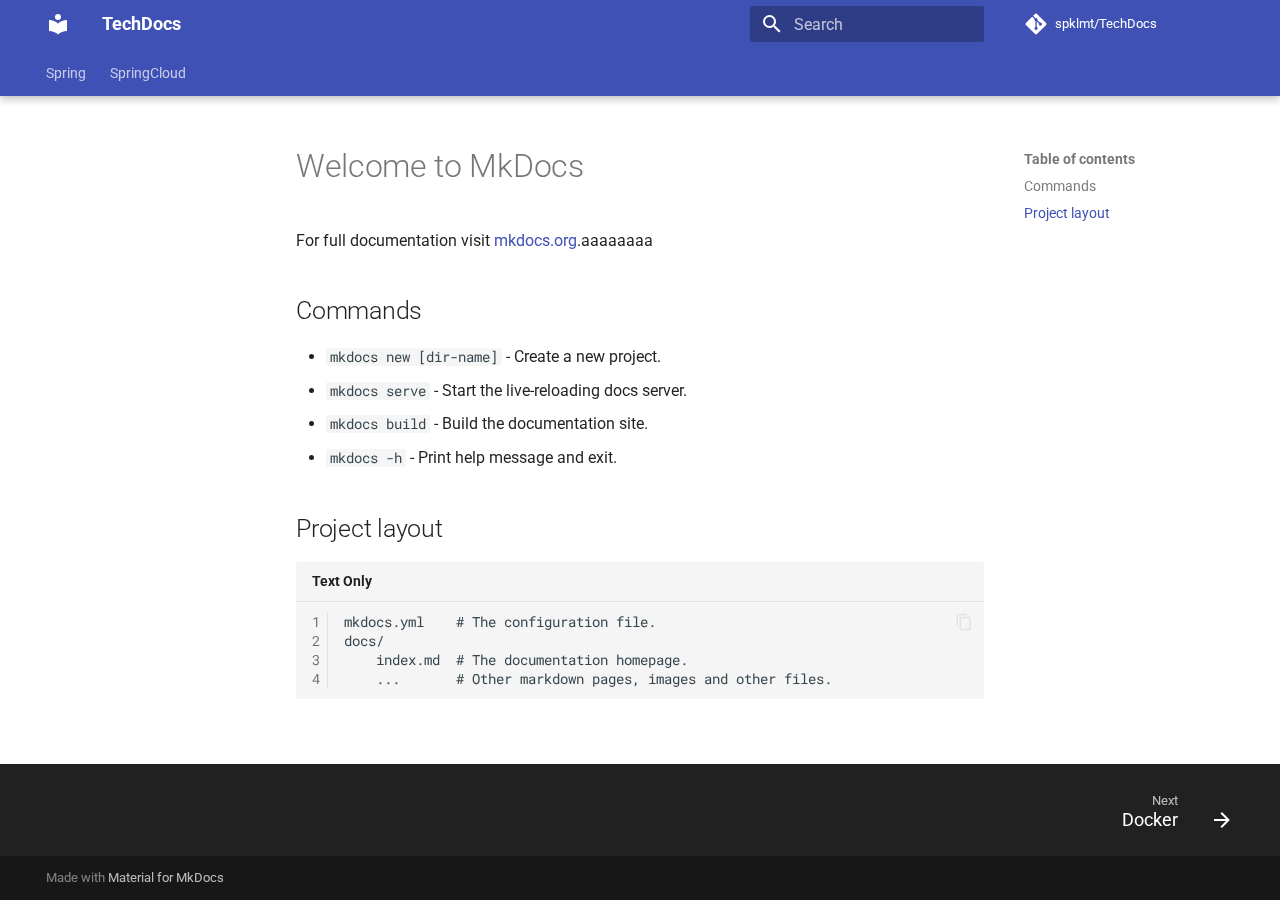
<file: index.html>
<!doctype html>
<html lang="en" class="no-js">
  <head>
    
      <meta charset="utf-8">
      <meta name="viewport" content="width=device-width,initial-scale=1">
      
      
      
      
      
        <link rel="next" href="Spring/Docker/">
      
      
        
      
      
      <link rel="icon" href="assets/images/favicon.png">
      <meta name="generator" content="mkdocs-1.6.1, mkdocs-material-9.7.4">
    
    
      
        <title>TechDocs</title>
      
    
    
      <link rel="stylesheet" href="assets/stylesheets/main.484c7ddc.min.css">
      
      


    
    
      
    
    
      
        
        
        <link rel="preconnect" href="https://fonts.gstatic.com" crossorigin>
        <link rel="stylesheet" href="https://fonts.googleapis.com/css?family=Roboto:300,300i,400,400i,700,700i%7CRoboto+Mono:400,400i,700,700i&display=fallback">
        <style>:root{--md-text-font:"Roboto";--md-code-font:"Roboto Mono"}</style>
      
    
    
      <link rel="stylesheet" href="stylesheets/extra.css">
    
    <script>__md_scope=new URL(".",location),__md_hash=e=>[...e].reduce(((e,_)=>(e<<5)-e+_.charCodeAt(0)),0),__md_get=(e,_=localStorage,t=__md_scope)=>JSON.parse(_.getItem(t.pathname+"."+e)),__md_set=(e,_,t=localStorage,a=__md_scope)=>{try{t.setItem(a.pathname+"."+e,JSON.stringify(_))}catch(e){}}</script>
    
      

    
    
  </head>
  
  
    <body dir="ltr">
  
    
    <input class="md-toggle" data-md-toggle="drawer" type="checkbox" id="__drawer" autocomplete="off">
    <input class="md-toggle" data-md-toggle="search" type="checkbox" id="__search" autocomplete="off">
    <label class="md-overlay" for="__drawer"></label>
    <div data-md-component="skip">
      
        
        <a href="#welcome-to-mkdocs" class="md-skip">
          Skip to content
        </a>
      
    </div>
    <div data-md-component="announce">
      
    </div>
    
    
      

  

<header class="md-header md-header--shadow md-header--lifted" data-md-component="header">
  <nav class="md-header__inner md-grid" aria-label="Header">
    <a href="." title="TechDocs" class="md-header__button md-logo" aria-label="TechDocs" data-md-component="logo">
      
  
  <svg xmlns="http://www.w3.org/2000/svg" viewBox="0 0 24 24"><path d="M12 8a3 3 0 0 0 3-3 3 3 0 0 0-3-3 3 3 0 0 0-3 3 3 3 0 0 0 3 3m0 3.54C9.64 9.35 6.5 8 3 8v11c3.5 0 6.64 1.35 9 3.54 2.36-2.19 5.5-3.54 9-3.54V8c-3.5 0-6.64 1.35-9 3.54"/></svg>

    </a>
    <label class="md-header__button md-icon" for="__drawer">
      
      <svg xmlns="http://www.w3.org/2000/svg" viewBox="0 0 24 24"><path d="M3 6h18v2H3zm0 5h18v2H3zm0 5h18v2H3z"/></svg>
    </label>
    <div class="md-header__title" data-md-component="header-title">
      <div class="md-header__ellipsis">
        <div class="md-header__topic">
          <span class="md-ellipsis">
            TechDocs
          </span>
        </div>
        <div class="md-header__topic" data-md-component="header-topic">
          <span class="md-ellipsis">
            
              Welcome to MkDocs
            
          </span>
        </div>
      </div>
    </div>
    
    
      <script>var palette=__md_get("__palette");if(palette&&palette.color){if("(prefers-color-scheme)"===palette.color.media){var media=matchMedia("(prefers-color-scheme: light)"),input=document.querySelector(media.matches?"[data-md-color-media='(prefers-color-scheme: light)']":"[data-md-color-media='(prefers-color-scheme: dark)']");palette.color.media=input.getAttribute("data-md-color-media"),palette.color.scheme=input.getAttribute("data-md-color-scheme"),palette.color.primary=input.getAttribute("data-md-color-primary"),palette.color.accent=input.getAttribute("data-md-color-accent")}for(var[key,value]of Object.entries(palette.color))document.body.setAttribute("data-md-color-"+key,value)}</script>
    
    
    
      
      
        <label class="md-header__button md-icon" for="__search">
          
          <svg xmlns="http://www.w3.org/2000/svg" viewBox="0 0 24 24"><path d="M9.5 3A6.5 6.5 0 0 1 16 9.5c0 1.61-.59 3.09-1.56 4.23l.27.27h.79l5 5-1.5 1.5-5-5v-.79l-.27-.27A6.52 6.52 0 0 1 9.5 16 6.5 6.5 0 0 1 3 9.5 6.5 6.5 0 0 1 9.5 3m0 2C7 5 5 7 5 9.5S7 14 9.5 14 14 12 14 9.5 12 5 9.5 5"/></svg>
        </label>
        <div class="md-search" data-md-component="search" role="dialog">
  <label class="md-search__overlay" for="__search"></label>
  <div class="md-search__inner" role="search">
    <form class="md-search__form" name="search">
      <input type="text" class="md-search__input" name="query" aria-label="Search" placeholder="Search" autocapitalize="off" autocorrect="off" autocomplete="off" spellcheck="false" data-md-component="search-query" required>
      <label class="md-search__icon md-icon" for="__search">
        
        <svg xmlns="http://www.w3.org/2000/svg" viewBox="0 0 24 24"><path d="M9.5 3A6.5 6.5 0 0 1 16 9.5c0 1.61-.59 3.09-1.56 4.23l.27.27h.79l5 5-1.5 1.5-5-5v-.79l-.27-.27A6.52 6.52 0 0 1 9.5 16 6.5 6.5 0 0 1 3 9.5 6.5 6.5 0 0 1 9.5 3m0 2C7 5 5 7 5 9.5S7 14 9.5 14 14 12 14 9.5 12 5 9.5 5"/></svg>
        
        <svg xmlns="http://www.w3.org/2000/svg" viewBox="0 0 24 24"><path d="M20 11v2H8l5.5 5.5-1.42 1.42L4.16 12l7.92-7.92L13.5 5.5 8 11z"/></svg>
      </label>
      <nav class="md-search__options" aria-label="Search">
        
        <button type="reset" class="md-search__icon md-icon" title="Clear" aria-label="Clear" tabindex="-1">
          
          <svg xmlns="http://www.w3.org/2000/svg" viewBox="0 0 24 24"><path d="M19 6.41 17.59 5 12 10.59 6.41 5 5 6.41 10.59 12 5 17.59 6.41 19 12 13.41 17.59 19 19 17.59 13.41 12z"/></svg>
        </button>
      </nav>
      
        <div class="md-search__suggest" data-md-component="search-suggest"></div>
      
    </form>
    <div class="md-search__output">
      <div class="md-search__scrollwrap" tabindex="0" data-md-scrollfix>
        <div class="md-search-result" data-md-component="search-result">
          <div class="md-search-result__meta">
            Initializing search
          </div>
          <ol class="md-search-result__list" role="presentation"></ol>
        </div>
      </div>
    </div>
  </div>
</div>
      
    
    
      <div class="md-header__source">
        <a href="https://github.com/spklmt/TechDocs" title="Go to repository" class="md-source" data-md-component="source">
  <div class="md-source__icon md-icon">
    
    <svg xmlns="http://www.w3.org/2000/svg" viewBox="0 0 448 512"><!--! Font Awesome Free 7.1.0 by @fontawesome - https://fontawesome.com License - https://fontawesome.com/license/free (Icons: CC BY 4.0, Fonts: SIL OFL 1.1, Code: MIT License) Copyright 2025 Fonticons, Inc.--><path d="M439.6 236.1 244 40.5c-5.4-5.5-12.8-8.5-20.4-8.5s-15 3-20.4 8.4L162.5 81l51.5 51.5c27.1-9.1 52.7 16.8 43.4 43.7l49.7 49.7c34.2-11.8 61.2 31 35.5 56.7-26.5 26.5-70.2-2.9-56-37.3L240.3 199v121.9c25.3 12.5 22.3 41.8 9.1 55-6.4 6.4-15.2 10.1-24.3 10.1s-17.8-3.6-24.3-10.1c-17.6-17.6-11.1-46.9 11.2-56v-123c-20.8-8.5-24.6-30.7-18.6-45L142.6 101 8.5 235.1C3 240.6 0 247.9 0 255.5s3 15 8.5 20.4l195.6 195.7c5.4 5.4 12.7 8.4 20.4 8.4s15-3 20.4-8.4l194.7-194.7c5.4-5.4 8.4-12.8 8.4-20.4s-3-15-8.4-20.4"/></svg>
  </div>
  <div class="md-source__repository">
    spklmt/TechDocs
  </div>
</a>
      </div>
    
  </nav>
  
    
      
<nav class="md-tabs" aria-label="Tabs" data-md-component="tabs">
  <div class="md-grid">
    <ul class="md-tabs__list">
      
        
  
  
  
  
    
    
      <li class="md-tabs__item">
        <a href="Spring/Docker/" class="md-tabs__link">
          
  
  
    
  
  Spring

        </a>
      </li>
    
  

      
        
  
  
  
  
    
    
      <li class="md-tabs__item">
        <a href="SpringCloud/Nacos/" class="md-tabs__link">
          
  
  
    
  
  SpringCloud

        </a>
      </li>
    
  

      
    </ul>
  </div>
</nav>
    
  
</header>
    
    <div class="md-container" data-md-component="container">
      
      
        
      
      <main class="md-main" data-md-component="main">
        <div class="md-main__inner md-grid">
          
            
              
              <div class="md-sidebar md-sidebar--primary" data-md-component="sidebar" data-md-type="navigation" >
                <div class="md-sidebar__scrollwrap">
                  <div class="md-sidebar__inner">
                    


  


<nav class="md-nav md-nav--primary md-nav--lifted" aria-label="Navigation" data-md-level="0">
  <label class="md-nav__title" for="__drawer">
    <a href="." title="TechDocs" class="md-nav__button md-logo" aria-label="TechDocs" data-md-component="logo">
      
  
  <svg xmlns="http://www.w3.org/2000/svg" viewBox="0 0 24 24"><path d="M12 8a3 3 0 0 0 3-3 3 3 0 0 0-3-3 3 3 0 0 0-3 3 3 3 0 0 0 3 3m0 3.54C9.64 9.35 6.5 8 3 8v11c3.5 0 6.64 1.35 9 3.54 2.36-2.19 5.5-3.54 9-3.54V8c-3.5 0-6.64 1.35-9 3.54"/></svg>

    </a>
    TechDocs
  </label>
  
    <div class="md-nav__source">
      <a href="https://github.com/spklmt/TechDocs" title="Go to repository" class="md-source" data-md-component="source">
  <div class="md-source__icon md-icon">
    
    <svg xmlns="http://www.w3.org/2000/svg" viewBox="0 0 448 512"><!--! Font Awesome Free 7.1.0 by @fontawesome - https://fontawesome.com License - https://fontawesome.com/license/free (Icons: CC BY 4.0, Fonts: SIL OFL 1.1, Code: MIT License) Copyright 2025 Fonticons, Inc.--><path d="M439.6 236.1 244 40.5c-5.4-5.5-12.8-8.5-20.4-8.5s-15 3-20.4 8.4L162.5 81l51.5 51.5c27.1-9.1 52.7 16.8 43.4 43.7l49.7 49.7c34.2-11.8 61.2 31 35.5 56.7-26.5 26.5-70.2-2.9-56-37.3L240.3 199v121.9c25.3 12.5 22.3 41.8 9.1 55-6.4 6.4-15.2 10.1-24.3 10.1s-17.8-3.6-24.3-10.1c-17.6-17.6-11.1-46.9 11.2-56v-123c-20.8-8.5-24.6-30.7-18.6-45L142.6 101 8.5 235.1C3 240.6 0 247.9 0 255.5s3 15 8.5 20.4l195.6 195.7c5.4 5.4 12.7 8.4 20.4 8.4s15-3 20.4-8.4l194.7-194.7c5.4-5.4 8.4-12.8 8.4-20.4s-3-15-8.4-20.4"/></svg>
  </div>
  <div class="md-source__repository">
    spklmt/TechDocs
  </div>
</a>
    </div>
  
  <ul class="md-nav__list" data-md-scrollfix>
    
      
      
  
  
  
  
    
    
      
        
      
        
      
    
    
    
      
      
        
      
    
    
    <li class="md-nav__item md-nav__item--nested">
      
        
        
          
        
        <input class="md-nav__toggle md-toggle md-toggle--indeterminate" type="checkbox" id="__nav_1" >
        
          
          <label class="md-nav__link" for="__nav_1" id="__nav_1_label" tabindex="0">
            
  
  
  <span class="md-ellipsis">
    
  
    Spring
  

    
  </span>
  
  

            <span class="md-nav__icon md-icon"></span>
          </label>
        
        <nav class="md-nav" data-md-level="1" aria-labelledby="__nav_1_label" aria-expanded="false">
          <label class="md-nav__title" for="__nav_1">
            <span class="md-nav__icon md-icon"></span>
            
  
    Spring
  

          </label>
          <ul class="md-nav__list" data-md-scrollfix>
            
              
                
  
  
  
  
    <li class="md-nav__item">
      <a href="Spring/Docker/" class="md-nav__link">
        
  
  
  <span class="md-ellipsis">
    
  
    Docker
  

    
  </span>
  
  

      </a>
    </li>
  

              
            
              
                
  
  
  
  
    <li class="md-nav__item">
      <a href="Spring/MyBatisPlus/" class="md-nav__link">
        
  
  
  <span class="md-ellipsis">
    
  
    MyBatisPlus
  

    
  </span>
  
  

      </a>
    </li>
  

              
            
          </ul>
        </nav>
      
    </li>
  

    
      
      
  
  
  
  
    
    
      
        
      
        
      
        
      
        
      
        
      
    
    
    
      
      
        
      
    
    
    <li class="md-nav__item md-nav__item--nested">
      
        
        
          
        
        <input class="md-nav__toggle md-toggle md-toggle--indeterminate" type="checkbox" id="__nav_2" >
        
          
          <label class="md-nav__link" for="__nav_2" id="__nav_2_label" tabindex="0">
            
  
  
  <span class="md-ellipsis">
    
  
    SpringCloud
  

    
  </span>
  
  

            <span class="md-nav__icon md-icon"></span>
          </label>
        
        <nav class="md-nav" data-md-level="1" aria-labelledby="__nav_2_label" aria-expanded="false">
          <label class="md-nav__title" for="__nav_2">
            <span class="md-nav__icon md-icon"></span>
            
  
    SpringCloud
  

          </label>
          <ul class="md-nav__list" data-md-scrollfix>
            
              
                
  
  
  
  
    <li class="md-nav__item">
      <a href="SpringCloud/Nacos/" class="md-nav__link">
        
  
  
  <span class="md-ellipsis">
    
  
    Nacos
  

    
  </span>
  
  

      </a>
    </li>
  

              
            
              
                
  
  
  
  
    <li class="md-nav__item">
      <a href="SpringCloud/OpenFeign/" class="md-nav__link">
        
  
  
  <span class="md-ellipsis">
    
  
    OpenFeign
  

    
  </span>
  
  

      </a>
    </li>
  

              
            
              
                
  
  
  
  
    <li class="md-nav__item">
      <a href="SpringCloud/Sentinel/" class="md-nav__link">
        
  
  
  <span class="md-ellipsis">
    
  
    Sentinel
  

    
  </span>
  
  

      </a>
    </li>
  

              
            
              
                
  
  
  
  
    <li class="md-nav__item">
      <a href="SpringCloud/Gateway/" class="md-nav__link">
        
  
  
  <span class="md-ellipsis">
    
  
    Gateway
  

    
  </span>
  
  

      </a>
    </li>
  

              
            
              
                
  
  
  
  
    <li class="md-nav__item">
      <a href="SpringCloud/Seata/" class="md-nav__link">
        
  
  
  <span class="md-ellipsis">
    
  
    Seata
  

    
  </span>
  
  

      </a>
    </li>
  

              
            
          </ul>
        </nav>
      
    </li>
  

    
  </ul>
</nav>
                  </div>
                </div>
              </div>
            
            
              
              <div class="md-sidebar md-sidebar--secondary" data-md-component="sidebar" data-md-type="toc" >
                <div class="md-sidebar__scrollwrap">
                  <div class="md-sidebar__inner">
                    

<nav class="md-nav md-nav--secondary" aria-label="Table of contents">
  
  
  
    
  
  
    <label class="md-nav__title" for="__toc">
      <span class="md-nav__icon md-icon"></span>
      Table of contents
    </label>
    <ul class="md-nav__list" data-md-component="toc" data-md-scrollfix>
      
        <li class="md-nav__item">
  <a href="#commands" class="md-nav__link">
    <span class="md-ellipsis">
      
        Commands
      
    </span>
  </a>
  
</li>
      
        <li class="md-nav__item">
  <a href="#project-layout" class="md-nav__link">
    <span class="md-ellipsis">
      
        Project layout
      
    </span>
  </a>
  
</li>
      
    </ul>
  
</nav>
                  </div>
                </div>
              </div>
            
          
          
            <div class="md-content" data-md-component="content">
              
              <article class="md-content__inner md-typeset">
                
                  


  
  


<h1 id="welcome-to-mkdocs">Welcome to MkDocs<a class="headerlink" href="#welcome-to-mkdocs" title="Permanent link">&para;</a></h1>
<p>For full documentation visit <a href="https://www.mkdocs.org">mkdocs.org</a>.aaaaaaaa</p>
<h2 id="commands">Commands<a class="headerlink" href="#commands" title="Permanent link">&para;</a></h2>
<ul>
<li><code>mkdocs new [dir-name]</code> - Create a new project.</li>
<li><code>mkdocs serve</code> - Start the live-reloading docs server.</li>
<li><code>mkdocs build</code> - Build the documentation site.</li>
<li><code>mkdocs -h</code> - Print help message and exit.</li>
</ul>
<h2 id="project-layout">Project layout<a class="headerlink" href="#project-layout" title="Permanent link">&para;</a></h2>
<div class="language-text highlight"><table class="highlighttable"><tr><th colspan="2" class="filename"><span class="filename">Text Only</span></th></tr><tr><td class="linenos"><div class="linenodiv"><pre><span></span><span class="normal">1</span>
<span class="normal">2</span>
<span class="normal">3</span>
<span class="normal">4</span></pre></div></td><td class="code"><div><pre><span></span><code>mkdocs.yml    # The configuration file.
docs/
    index.md  # The documentation homepage.
    ...       # Other markdown pages, images and other files.
</code></pre></div></td></tr></table></div>












                
              </article>
            </div>
          
          
  <script>var tabs=__md_get("__tabs");if(Array.isArray(tabs))e:for(var set of document.querySelectorAll(".tabbed-set")){var labels=set.querySelector(".tabbed-labels");for(var tab of tabs)for(var label of labels.getElementsByTagName("label"))if(label.innerText.trim()===tab){var input=document.getElementById(label.htmlFor);input.checked=!0;continue e}}</script>

<script>var target=document.getElementById(location.hash.slice(1));target&&target.name&&(target.checked=target.name.startsWith("__tabbed_"))</script>
        </div>
        
          <button type="button" class="md-top md-icon" data-md-component="top" hidden>
  
  <svg xmlns="http://www.w3.org/2000/svg" viewBox="0 0 24 24"><path d="M13 20h-2V8l-5.5 5.5-1.42-1.42L12 4.16l7.92 7.92-1.42 1.42L13 8z"/></svg>
  Back to top
</button>
        
      </main>
      
        <footer class="md-footer">
  
    
      
      <nav class="md-footer__inner md-grid" aria-label="Footer" >
        
        
          
          <a href="Spring/Docker/" class="md-footer__link md-footer__link--next" aria-label="Next: Docker">
            <div class="md-footer__title">
              <span class="md-footer__direction">
                Next
              </span>
              <div class="md-ellipsis">
                Docker
              </div>
            </div>
            <div class="md-footer__button md-icon">
              
              <svg xmlns="http://www.w3.org/2000/svg" viewBox="0 0 24 24"><path d="M4 11v2h12l-5.5 5.5 1.42 1.42L19.84 12l-7.92-7.92L10.5 5.5 16 11z"/></svg>
            </div>
          </a>
        
      </nav>
    
  
  <div class="md-footer-meta md-typeset">
    <div class="md-footer-meta__inner md-grid">
      <div class="md-copyright">
  
  
    Made with
    <a href="https://squidfunk.github.io/mkdocs-material/" target="_blank" rel="noopener">
      Material for MkDocs
    </a>
  
</div>
      
    </div>
  </div>
</footer>
      
    </div>
    <div class="md-dialog" data-md-component="dialog">
      <div class="md-dialog__inner md-typeset"></div>
    </div>
    
    
    
      
      
      <script id="__config" type="application/json">{"annotate": null, "base": ".", "features": ["navigation.tabs", "navigation.tabs.sticky", "navigation.sections", "navigation.top", "navigation.footer", "search.suggest", "search.highlight", "navigation.expand", "navigation.indexes", "content.tabs.link", "content.tooltips", "content.code.copy", "content.code.annotate", "content.code.select"], "search": "assets/javascripts/workers/search.2c215733.min.js", "tags": null, "translations": {"clipboard.copied": "Copied to clipboard", "clipboard.copy": "Copy to clipboard", "search.result.more.one": "1 more on this page", "search.result.more.other": "# more on this page", "search.result.none": "No matching documents", "search.result.one": "1 matching document", "search.result.other": "# matching documents", "search.result.placeholder": "Type to start searching", "search.result.term.missing": "Missing", "select.version": "Select version"}, "version": null}</script>
    
    
      <script src="assets/javascripts/bundle.79ae519e.min.js"></script>
      
    
  </body>
</html>
</file>
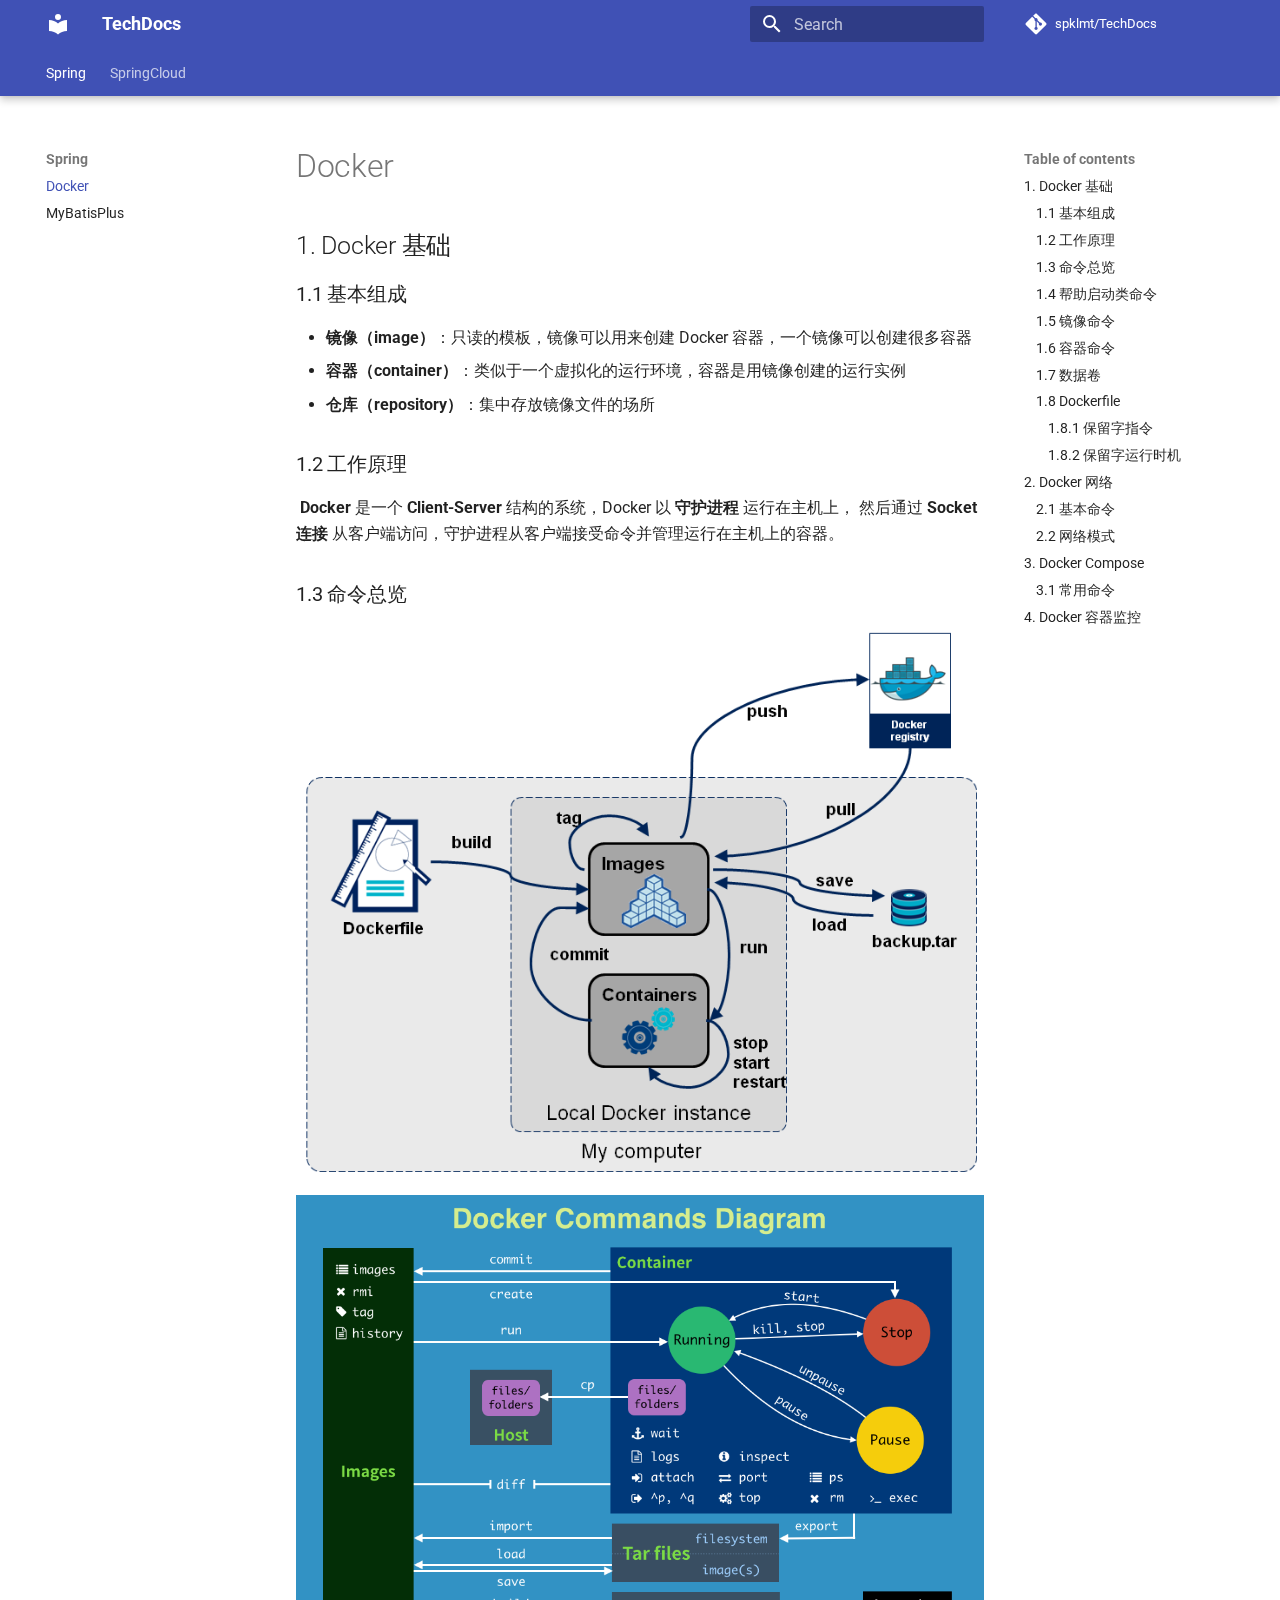
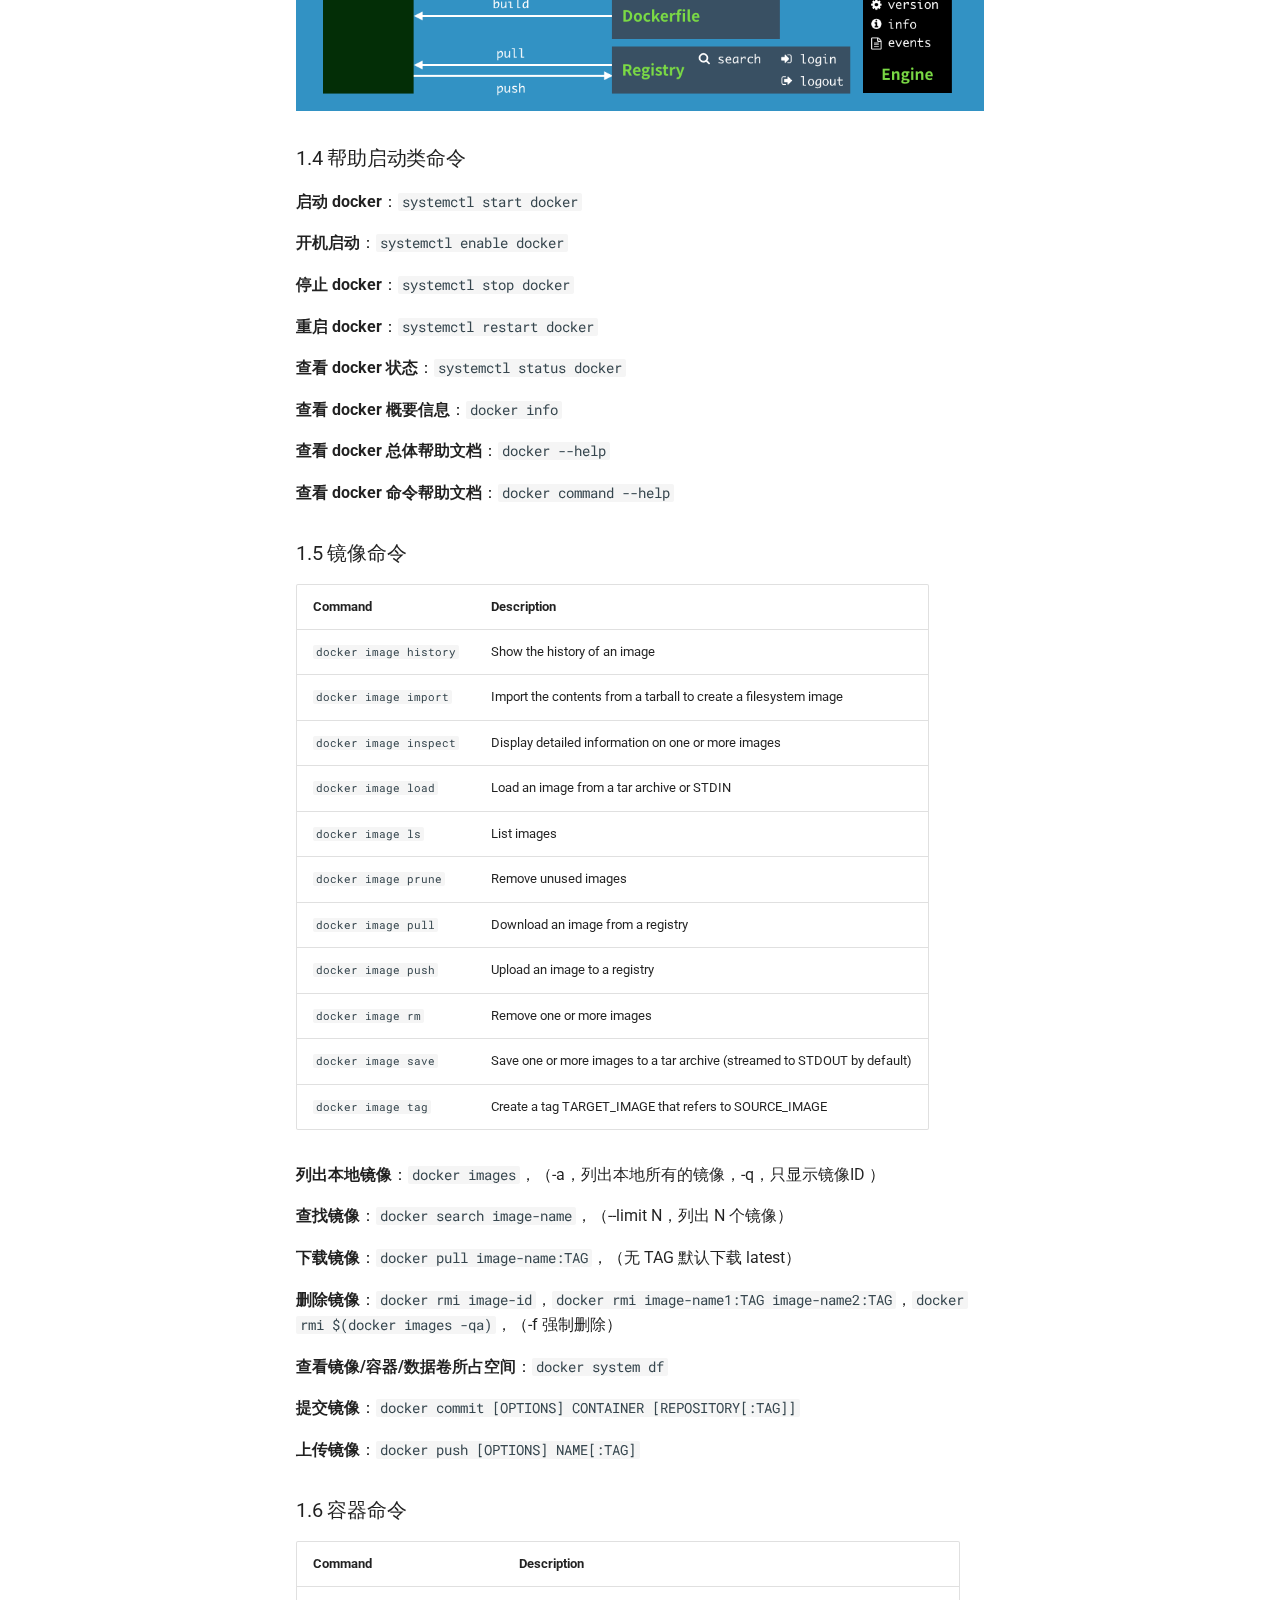
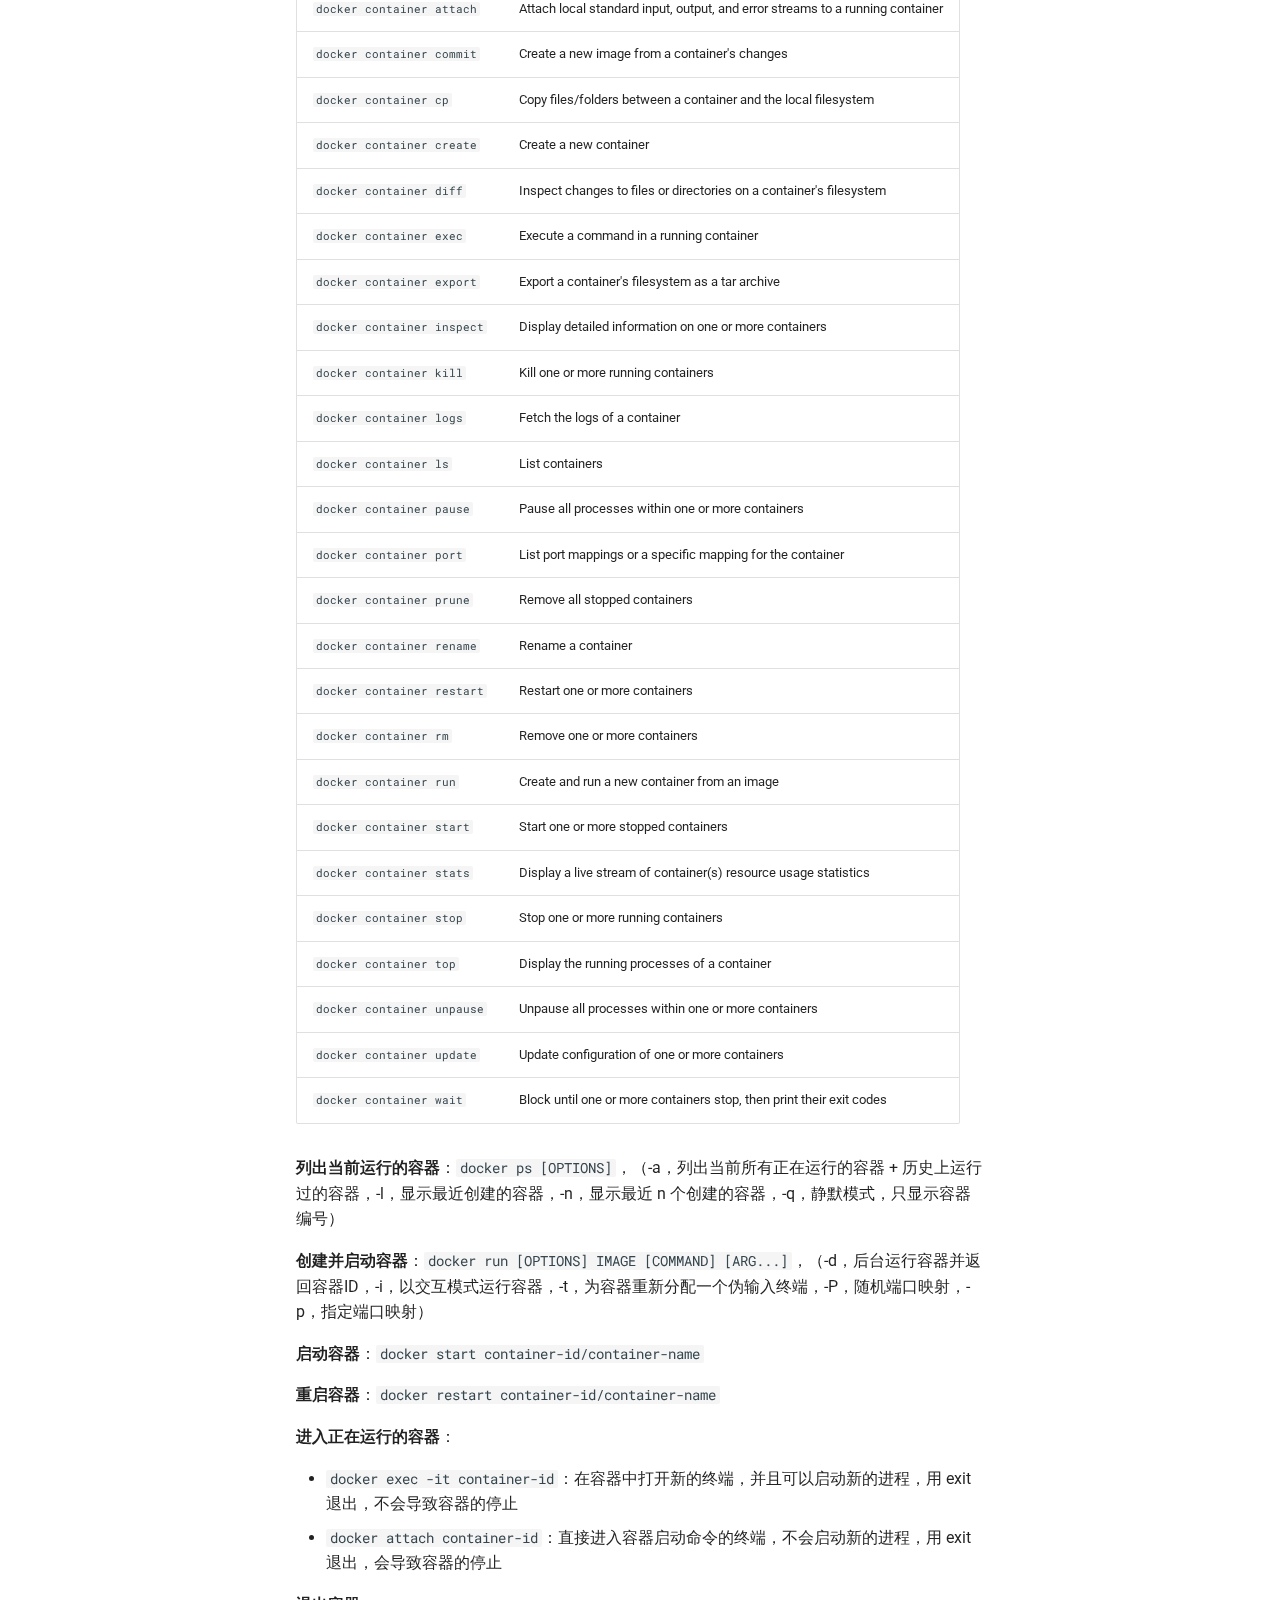
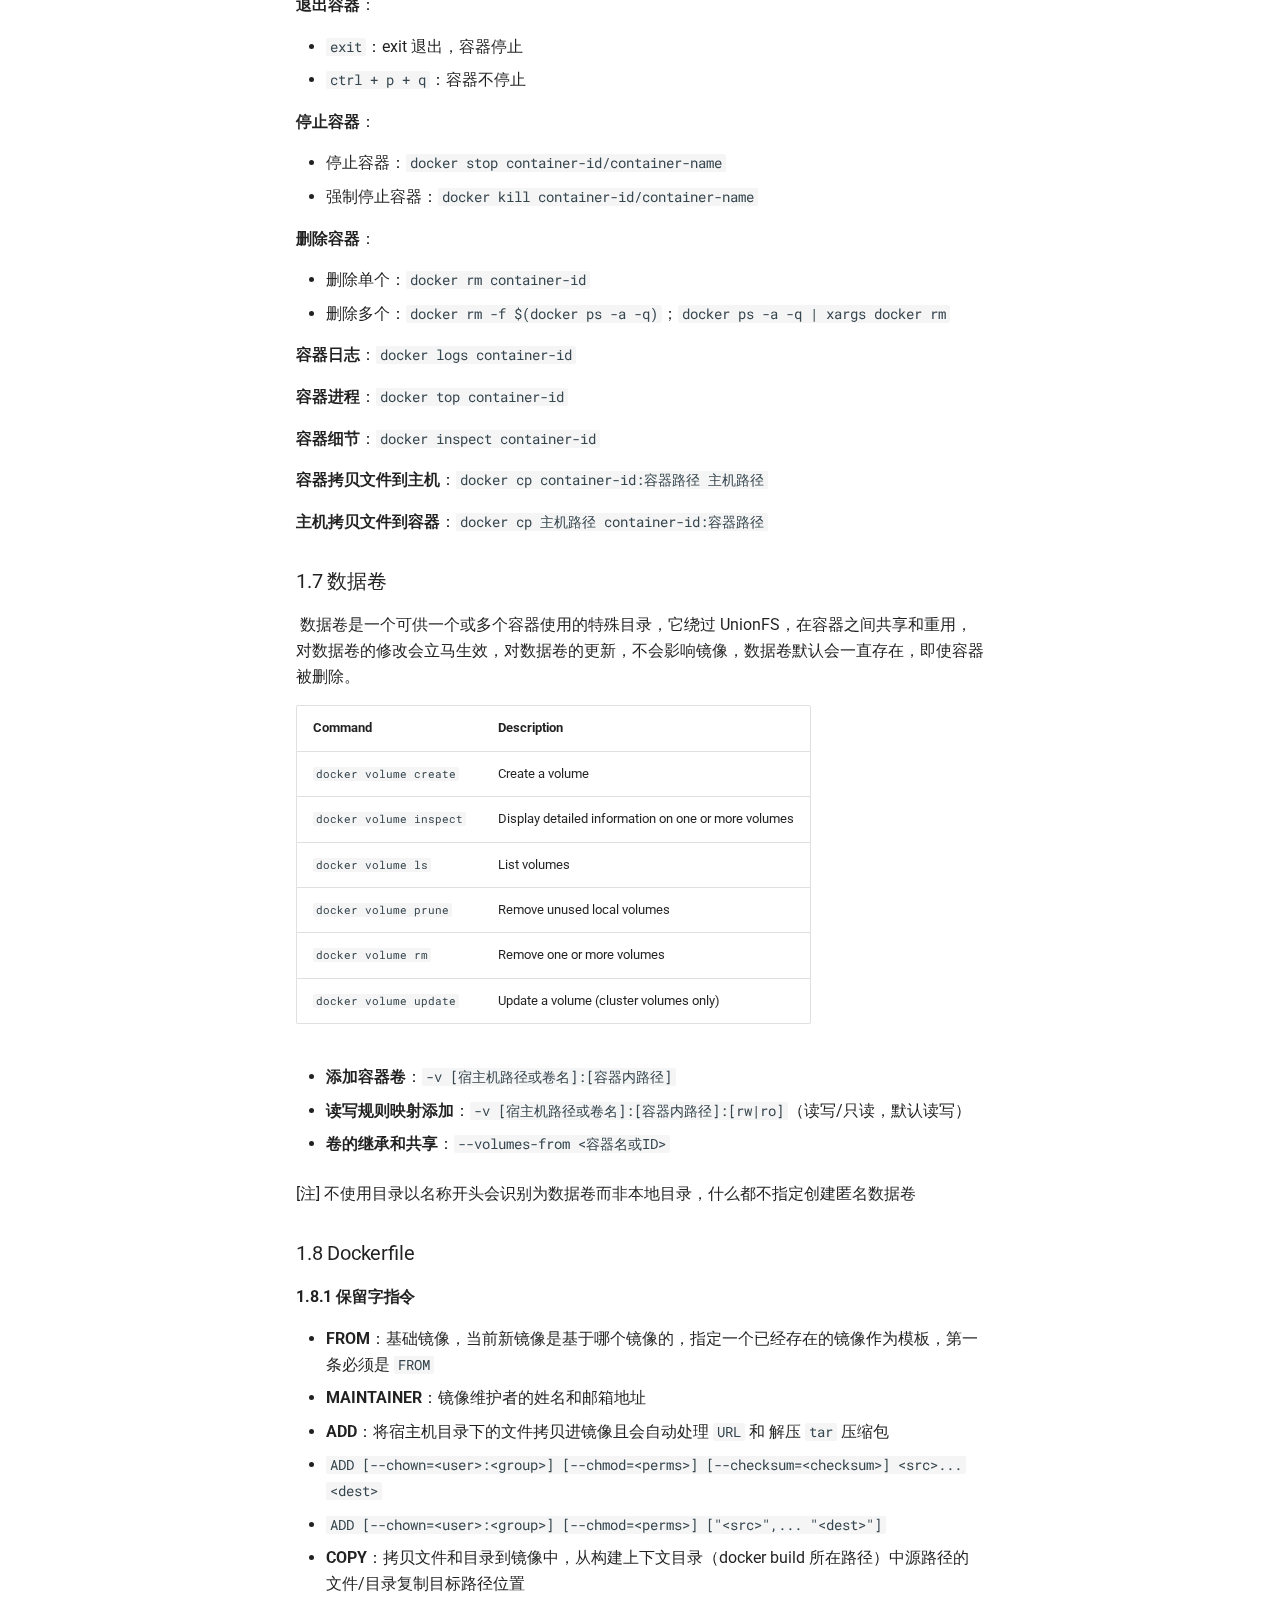
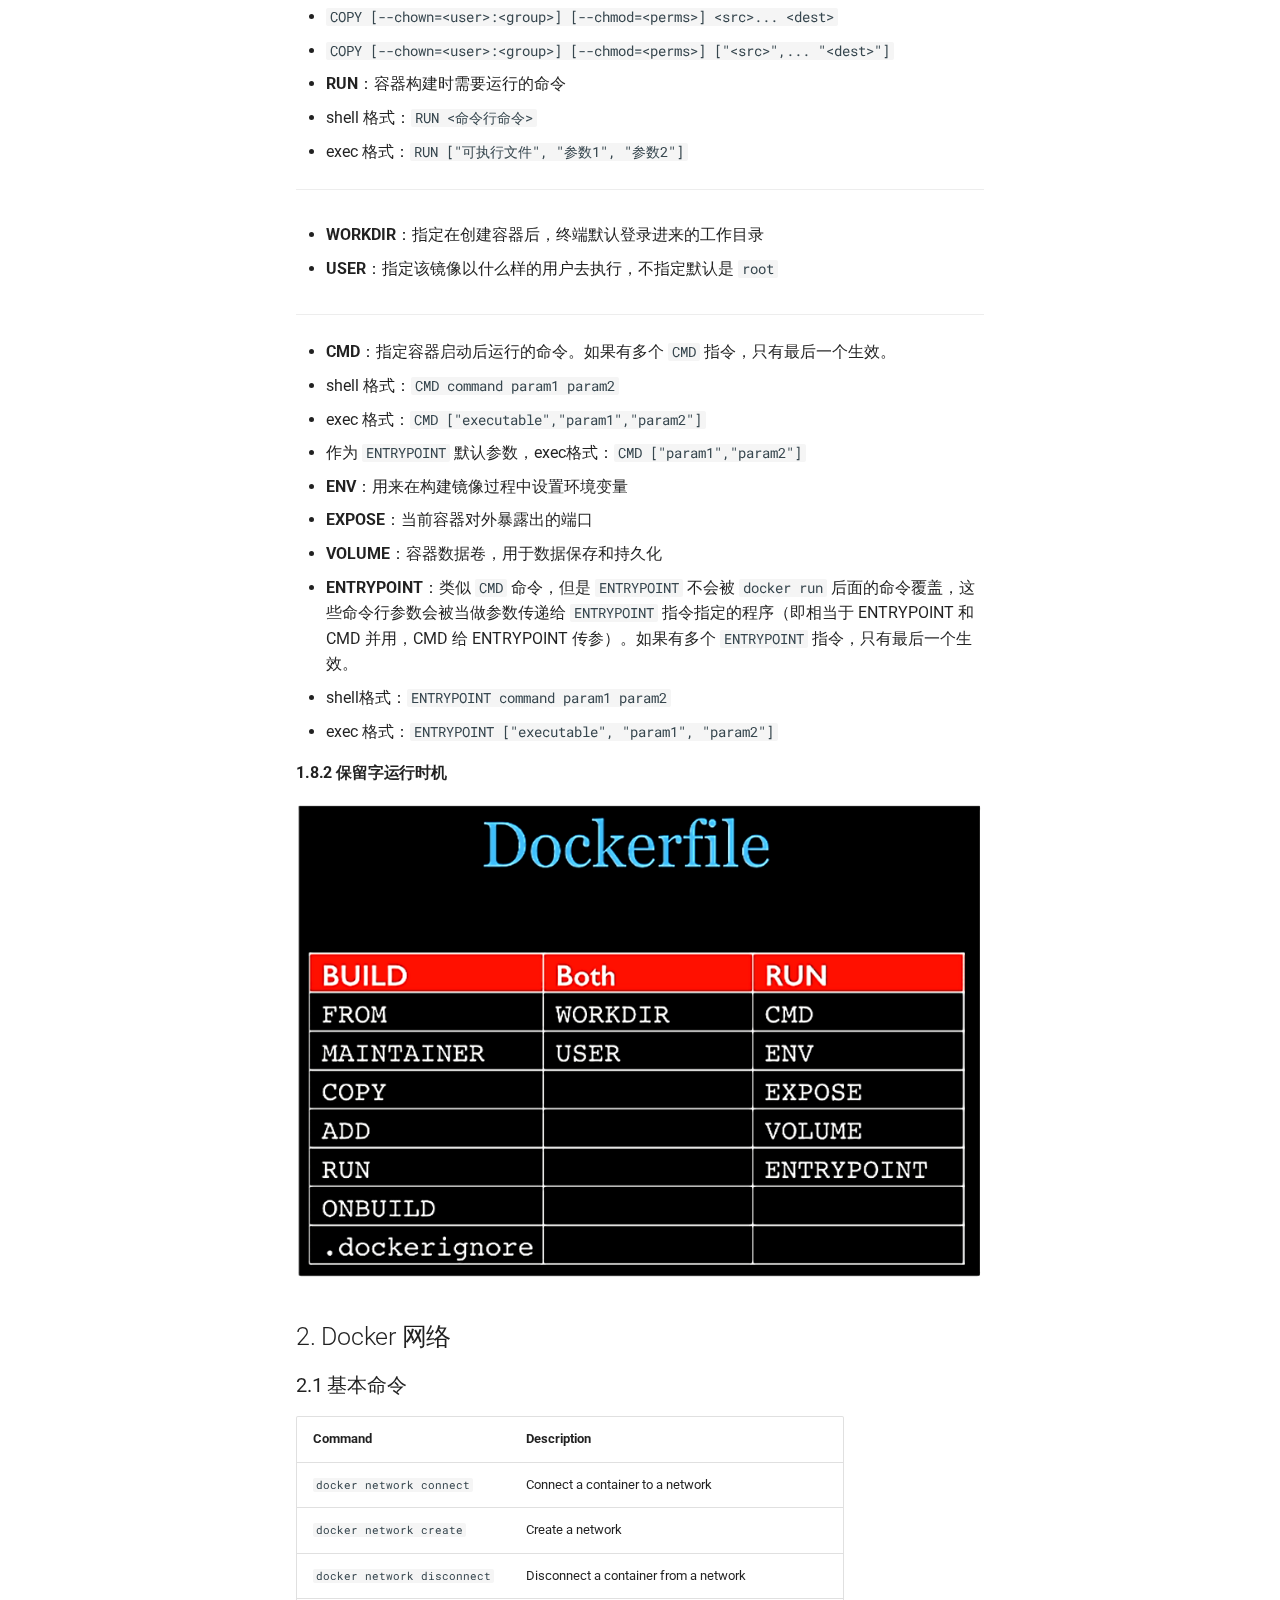
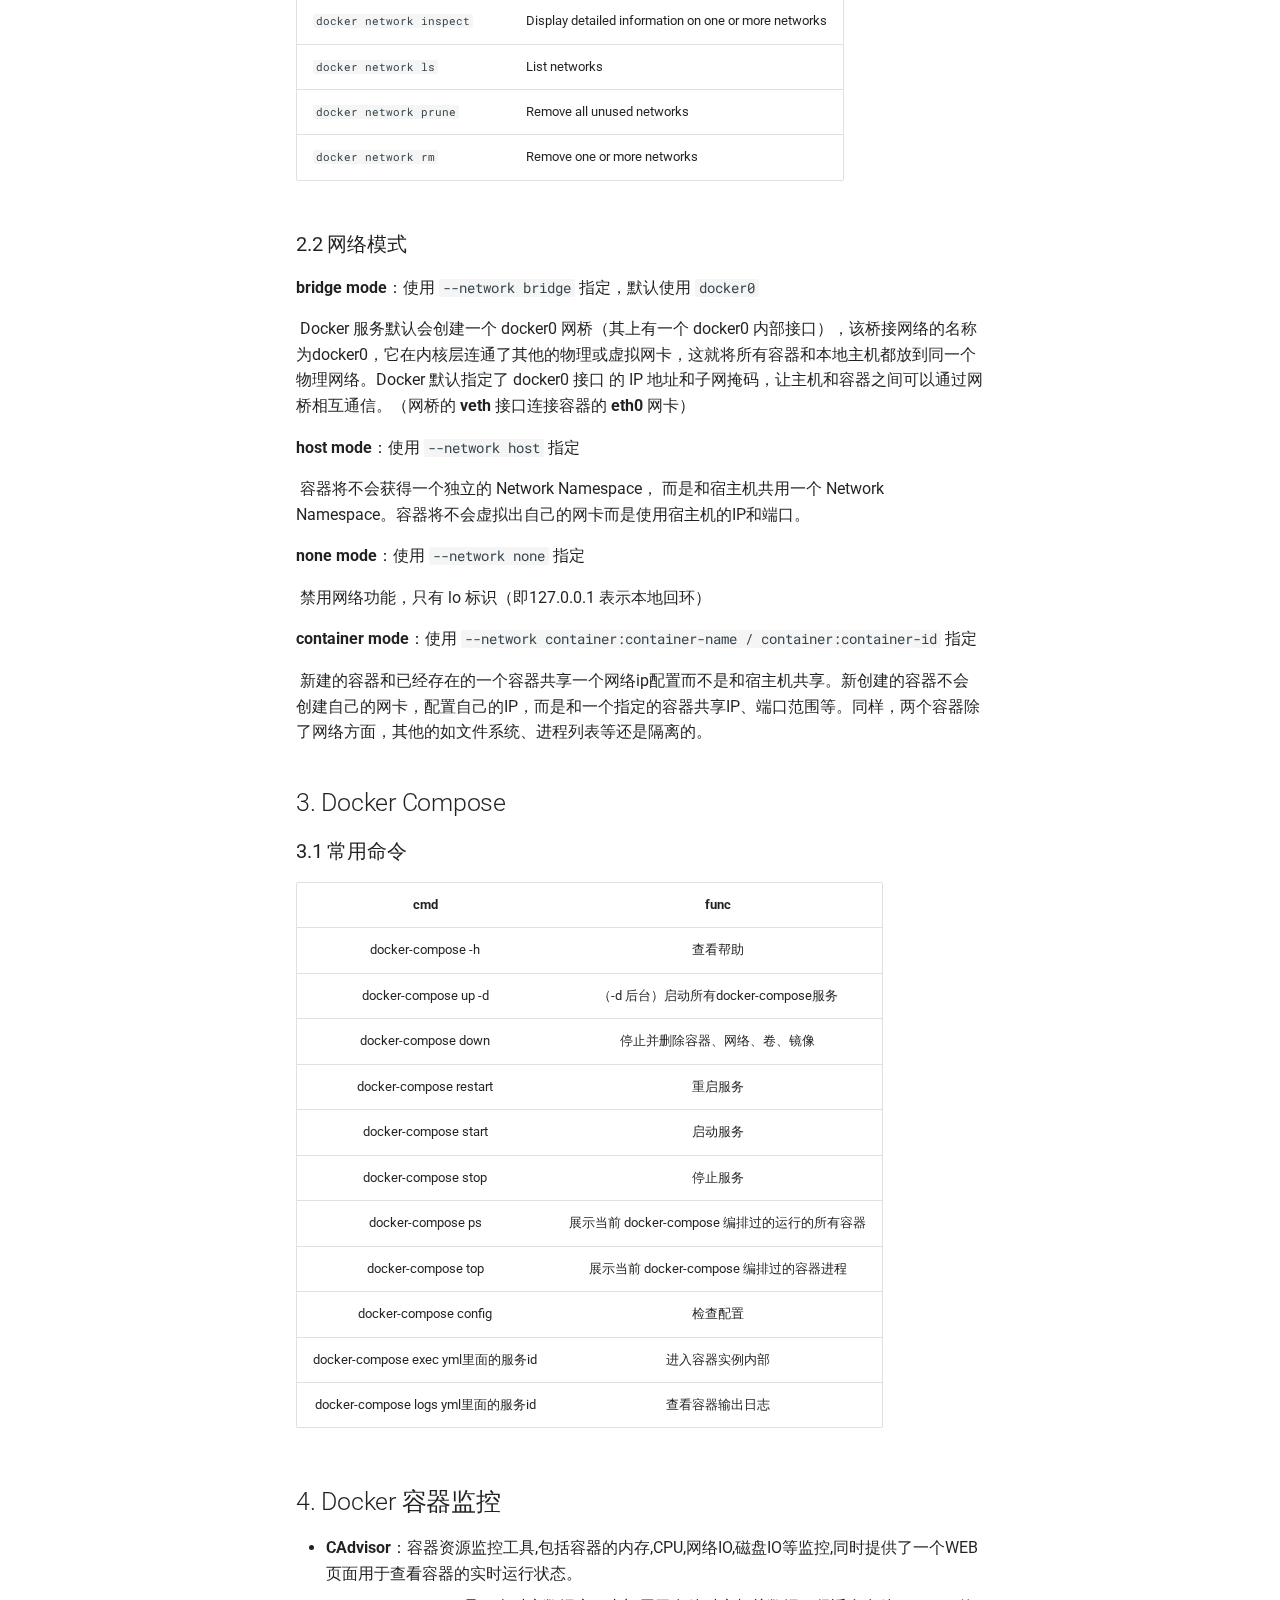
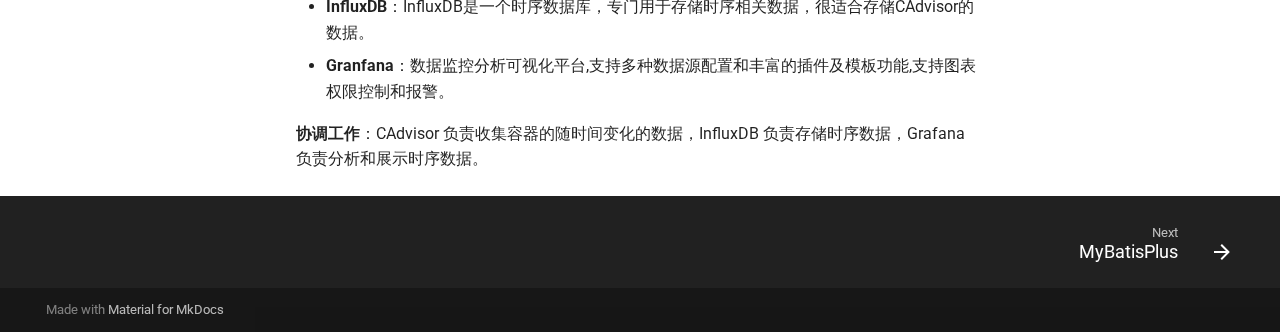
<file: Spring/Docker/index.html>
<!doctype html>
<html lang="en" class="no-js">
  <head>
    
      <meta charset="utf-8">
      <meta name="viewport" content="width=device-width,initial-scale=1">
      
      
      
      
      
        <link rel="next" href="../MyBatisPlus/">
      
      
        
      
      
      <link rel="icon" href="../../assets/images/favicon.png">
      <meta name="generator" content="mkdocs-1.6.1, mkdocs-material-9.7.4">
    
    
      
        <title>Docker - TechDocs</title>
      
    
    
      <link rel="stylesheet" href="../../assets/stylesheets/main.484c7ddc.min.css">
      
      


    
    
      
    
    
      
        
        
        <link rel="preconnect" href="https://fonts.gstatic.com" crossorigin>
        <link rel="stylesheet" href="https://fonts.googleapis.com/css?family=Roboto:300,300i,400,400i,700,700i%7CRoboto+Mono:400,400i,700,700i&display=fallback">
        <style>:root{--md-text-font:"Roboto";--md-code-font:"Roboto Mono"}</style>
      
    
    
      <link rel="stylesheet" href="../../stylesheets/extra.css">
    
    <script>__md_scope=new URL("../..",location),__md_hash=e=>[...e].reduce(((e,_)=>(e<<5)-e+_.charCodeAt(0)),0),__md_get=(e,_=localStorage,t=__md_scope)=>JSON.parse(_.getItem(t.pathname+"."+e)),__md_set=(e,_,t=localStorage,a=__md_scope)=>{try{t.setItem(a.pathname+"."+e,JSON.stringify(_))}catch(e){}}</script>
    
      

    
    
  </head>
  
  
    <body dir="ltr">
  
    
    <input class="md-toggle" data-md-toggle="drawer" type="checkbox" id="__drawer" autocomplete="off">
    <input class="md-toggle" data-md-toggle="search" type="checkbox" id="__search" autocomplete="off">
    <label class="md-overlay" for="__drawer"></label>
    <div data-md-component="skip">
      
        
        <a href="#docker" class="md-skip">
          Skip to content
        </a>
      
    </div>
    <div data-md-component="announce">
      
    </div>
    
    
      

  

<header class="md-header md-header--shadow md-header--lifted" data-md-component="header">
  <nav class="md-header__inner md-grid" aria-label="Header">
    <a href="../.." title="TechDocs" class="md-header__button md-logo" aria-label="TechDocs" data-md-component="logo">
      
  
  <svg xmlns="http://www.w3.org/2000/svg" viewBox="0 0 24 24"><path d="M12 8a3 3 0 0 0 3-3 3 3 0 0 0-3-3 3 3 0 0 0-3 3 3 3 0 0 0 3 3m0 3.54C9.64 9.35 6.5 8 3 8v11c3.5 0 6.64 1.35 9 3.54 2.36-2.19 5.5-3.54 9-3.54V8c-3.5 0-6.64 1.35-9 3.54"/></svg>

    </a>
    <label class="md-header__button md-icon" for="__drawer">
      
      <svg xmlns="http://www.w3.org/2000/svg" viewBox="0 0 24 24"><path d="M3 6h18v2H3zm0 5h18v2H3zm0 5h18v2H3z"/></svg>
    </label>
    <div class="md-header__title" data-md-component="header-title">
      <div class="md-header__ellipsis">
        <div class="md-header__topic">
          <span class="md-ellipsis">
            TechDocs
          </span>
        </div>
        <div class="md-header__topic" data-md-component="header-topic">
          <span class="md-ellipsis">
            
              Docker
            
          </span>
        </div>
      </div>
    </div>
    
    
      <script>var palette=__md_get("__palette");if(palette&&palette.color){if("(prefers-color-scheme)"===palette.color.media){var media=matchMedia("(prefers-color-scheme: light)"),input=document.querySelector(media.matches?"[data-md-color-media='(prefers-color-scheme: light)']":"[data-md-color-media='(prefers-color-scheme: dark)']");palette.color.media=input.getAttribute("data-md-color-media"),palette.color.scheme=input.getAttribute("data-md-color-scheme"),palette.color.primary=input.getAttribute("data-md-color-primary"),palette.color.accent=input.getAttribute("data-md-color-accent")}for(var[key,value]of Object.entries(palette.color))document.body.setAttribute("data-md-color-"+key,value)}</script>
    
    
    
      
      
        <label class="md-header__button md-icon" for="__search">
          
          <svg xmlns="http://www.w3.org/2000/svg" viewBox="0 0 24 24"><path d="M9.5 3A6.5 6.5 0 0 1 16 9.5c0 1.61-.59 3.09-1.56 4.23l.27.27h.79l5 5-1.5 1.5-5-5v-.79l-.27-.27A6.52 6.52 0 0 1 9.5 16 6.5 6.5 0 0 1 3 9.5 6.5 6.5 0 0 1 9.5 3m0 2C7 5 5 7 5 9.5S7 14 9.5 14 14 12 14 9.5 12 5 9.5 5"/></svg>
        </label>
        <div class="md-search" data-md-component="search" role="dialog">
  <label class="md-search__overlay" for="__search"></label>
  <div class="md-search__inner" role="search">
    <form class="md-search__form" name="search">
      <input type="text" class="md-search__input" name="query" aria-label="Search" placeholder="Search" autocapitalize="off" autocorrect="off" autocomplete="off" spellcheck="false" data-md-component="search-query" required>
      <label class="md-search__icon md-icon" for="__search">
        
        <svg xmlns="http://www.w3.org/2000/svg" viewBox="0 0 24 24"><path d="M9.5 3A6.5 6.5 0 0 1 16 9.5c0 1.61-.59 3.09-1.56 4.23l.27.27h.79l5 5-1.5 1.5-5-5v-.79l-.27-.27A6.52 6.52 0 0 1 9.5 16 6.5 6.5 0 0 1 3 9.5 6.5 6.5 0 0 1 9.5 3m0 2C7 5 5 7 5 9.5S7 14 9.5 14 14 12 14 9.5 12 5 9.5 5"/></svg>
        
        <svg xmlns="http://www.w3.org/2000/svg" viewBox="0 0 24 24"><path d="M20 11v2H8l5.5 5.5-1.42 1.42L4.16 12l7.92-7.92L13.5 5.5 8 11z"/></svg>
      </label>
      <nav class="md-search__options" aria-label="Search">
        
        <button type="reset" class="md-search__icon md-icon" title="Clear" aria-label="Clear" tabindex="-1">
          
          <svg xmlns="http://www.w3.org/2000/svg" viewBox="0 0 24 24"><path d="M19 6.41 17.59 5 12 10.59 6.41 5 5 6.41 10.59 12 5 17.59 6.41 19 12 13.41 17.59 19 19 17.59 13.41 12z"/></svg>
        </button>
      </nav>
      
        <div class="md-search__suggest" data-md-component="search-suggest"></div>
      
    </form>
    <div class="md-search__output">
      <div class="md-search__scrollwrap" tabindex="0" data-md-scrollfix>
        <div class="md-search-result" data-md-component="search-result">
          <div class="md-search-result__meta">
            Initializing search
          </div>
          <ol class="md-search-result__list" role="presentation"></ol>
        </div>
      </div>
    </div>
  </div>
</div>
      
    
    
      <div class="md-header__source">
        <a href="https://github.com/spklmt/TechDocs" title="Go to repository" class="md-source" data-md-component="source">
  <div class="md-source__icon md-icon">
    
    <svg xmlns="http://www.w3.org/2000/svg" viewBox="0 0 448 512"><!--! Font Awesome Free 7.1.0 by @fontawesome - https://fontawesome.com License - https://fontawesome.com/license/free (Icons: CC BY 4.0, Fonts: SIL OFL 1.1, Code: MIT License) Copyright 2025 Fonticons, Inc.--><path d="M439.6 236.1 244 40.5c-5.4-5.5-12.8-8.5-20.4-8.5s-15 3-20.4 8.4L162.5 81l51.5 51.5c27.1-9.1 52.7 16.8 43.4 43.7l49.7 49.7c34.2-11.8 61.2 31 35.5 56.7-26.5 26.5-70.2-2.9-56-37.3L240.3 199v121.9c25.3 12.5 22.3 41.8 9.1 55-6.4 6.4-15.2 10.1-24.3 10.1s-17.8-3.6-24.3-10.1c-17.6-17.6-11.1-46.9 11.2-56v-123c-20.8-8.5-24.6-30.7-18.6-45L142.6 101 8.5 235.1C3 240.6 0 247.9 0 255.5s3 15 8.5 20.4l195.6 195.7c5.4 5.4 12.7 8.4 20.4 8.4s15-3 20.4-8.4l194.7-194.7c5.4-5.4 8.4-12.8 8.4-20.4s-3-15-8.4-20.4"/></svg>
  </div>
  <div class="md-source__repository">
    spklmt/TechDocs
  </div>
</a>
      </div>
    
  </nav>
  
    
      
<nav class="md-tabs" aria-label="Tabs" data-md-component="tabs">
  <div class="md-grid">
    <ul class="md-tabs__list">
      
        
  
  
  
    
  
  
    
    
      <li class="md-tabs__item md-tabs__item--active">
        <a href="./" class="md-tabs__link">
          
  
  
    
  
  Spring

        </a>
      </li>
    
  

      
        
  
  
  
  
    
    
      <li class="md-tabs__item">
        <a href="../../SpringCloud/Nacos/" class="md-tabs__link">
          
  
  
    
  
  SpringCloud

        </a>
      </li>
    
  

      
    </ul>
  </div>
</nav>
    
  
</header>
    
    <div class="md-container" data-md-component="container">
      
      
        
      
      <main class="md-main" data-md-component="main">
        <div class="md-main__inner md-grid">
          
            
              
              <div class="md-sidebar md-sidebar--primary" data-md-component="sidebar" data-md-type="navigation" >
                <div class="md-sidebar__scrollwrap">
                  <div class="md-sidebar__inner">
                    


  


<nav class="md-nav md-nav--primary md-nav--lifted" aria-label="Navigation" data-md-level="0">
  <label class="md-nav__title" for="__drawer">
    <a href="../.." title="TechDocs" class="md-nav__button md-logo" aria-label="TechDocs" data-md-component="logo">
      
  
  <svg xmlns="http://www.w3.org/2000/svg" viewBox="0 0 24 24"><path d="M12 8a3 3 0 0 0 3-3 3 3 0 0 0-3-3 3 3 0 0 0-3 3 3 3 0 0 0 3 3m0 3.54C9.64 9.35 6.5 8 3 8v11c3.5 0 6.64 1.35 9 3.54 2.36-2.19 5.5-3.54 9-3.54V8c-3.5 0-6.64 1.35-9 3.54"/></svg>

    </a>
    TechDocs
  </label>
  
    <div class="md-nav__source">
      <a href="https://github.com/spklmt/TechDocs" title="Go to repository" class="md-source" data-md-component="source">
  <div class="md-source__icon md-icon">
    
    <svg xmlns="http://www.w3.org/2000/svg" viewBox="0 0 448 512"><!--! Font Awesome Free 7.1.0 by @fontawesome - https://fontawesome.com License - https://fontawesome.com/license/free (Icons: CC BY 4.0, Fonts: SIL OFL 1.1, Code: MIT License) Copyright 2025 Fonticons, Inc.--><path d="M439.6 236.1 244 40.5c-5.4-5.5-12.8-8.5-20.4-8.5s-15 3-20.4 8.4L162.5 81l51.5 51.5c27.1-9.1 52.7 16.8 43.4 43.7l49.7 49.7c34.2-11.8 61.2 31 35.5 56.7-26.5 26.5-70.2-2.9-56-37.3L240.3 199v121.9c25.3 12.5 22.3 41.8 9.1 55-6.4 6.4-15.2 10.1-24.3 10.1s-17.8-3.6-24.3-10.1c-17.6-17.6-11.1-46.9 11.2-56v-123c-20.8-8.5-24.6-30.7-18.6-45L142.6 101 8.5 235.1C3 240.6 0 247.9 0 255.5s3 15 8.5 20.4l195.6 195.7c5.4 5.4 12.7 8.4 20.4 8.4s15-3 20.4-8.4l194.7-194.7c5.4-5.4 8.4-12.8 8.4-20.4s-3-15-8.4-20.4"/></svg>
  </div>
  <div class="md-source__repository">
    spklmt/TechDocs
  </div>
</a>
    </div>
  
  <ul class="md-nav__list" data-md-scrollfix>
    
      
      
  
  
    
  
  
  
    
    
      
        
      
        
      
    
    
    
      
        
        
      
      
        
      
    
    
    <li class="md-nav__item md-nav__item--active md-nav__item--section md-nav__item--nested">
      
        
        
        <input class="md-nav__toggle md-toggle " type="checkbox" id="__nav_1" checked>
        
          
          <label class="md-nav__link" for="__nav_1" id="__nav_1_label" tabindex="">
            
  
  
  <span class="md-ellipsis">
    
  
    Spring
  

    
  </span>
  
  

            <span class="md-nav__icon md-icon"></span>
          </label>
        
        <nav class="md-nav" data-md-level="1" aria-labelledby="__nav_1_label" aria-expanded="true">
          <label class="md-nav__title" for="__nav_1">
            <span class="md-nav__icon md-icon"></span>
            
  
    Spring
  

          </label>
          <ul class="md-nav__list" data-md-scrollfix>
            
              
                
  
  
    
  
  
  
    <li class="md-nav__item md-nav__item--active">
      
      <input class="md-nav__toggle md-toggle" type="checkbox" id="__toc">
      
      
        
      
      
        <label class="md-nav__link md-nav__link--active" for="__toc">
          
  
  
  <span class="md-ellipsis">
    
  
    Docker
  

    
  </span>
  
  

          <span class="md-nav__icon md-icon"></span>
        </label>
      
      <a href="./" class="md-nav__link md-nav__link--active">
        
  
  
  <span class="md-ellipsis">
    
  
    Docker
  

    
  </span>
  
  

      </a>
      
        

<nav class="md-nav md-nav--secondary" aria-label="Table of contents">
  
  
  
    
  
  
    <label class="md-nav__title" for="__toc">
      <span class="md-nav__icon md-icon"></span>
      Table of contents
    </label>
    <ul class="md-nav__list" data-md-component="toc" data-md-scrollfix>
      
        <li class="md-nav__item">
  <a href="#1-docker" class="md-nav__link">
    <span class="md-ellipsis">
      
        1. Docker 基础
      
    </span>
  </a>
  
    <nav class="md-nav" aria-label="1. Docker 基础">
      <ul class="md-nav__list">
        
          <li class="md-nav__item">
  <a href="#11" class="md-nav__link">
    <span class="md-ellipsis">
      
        1.1 基本组成
      
    </span>
  </a>
  
</li>
        
          <li class="md-nav__item">
  <a href="#12" class="md-nav__link">
    <span class="md-ellipsis">
      
        1.2 工作原理
      
    </span>
  </a>
  
</li>
        
          <li class="md-nav__item">
  <a href="#13" class="md-nav__link">
    <span class="md-ellipsis">
      
        1.3 命令总览
      
    </span>
  </a>
  
</li>
        
          <li class="md-nav__item">
  <a href="#14" class="md-nav__link">
    <span class="md-ellipsis">
      
        1.4 帮助启动类命令
      
    </span>
  </a>
  
</li>
        
          <li class="md-nav__item">
  <a href="#15" class="md-nav__link">
    <span class="md-ellipsis">
      
        1.5 镜像命令
      
    </span>
  </a>
  
</li>
        
          <li class="md-nav__item">
  <a href="#16" class="md-nav__link">
    <span class="md-ellipsis">
      
        1.6 容器命令
      
    </span>
  </a>
  
</li>
        
          <li class="md-nav__item">
  <a href="#17" class="md-nav__link">
    <span class="md-ellipsis">
      
        1.7 数据卷
      
    </span>
  </a>
  
</li>
        
          <li class="md-nav__item">
  <a href="#18-dockerfile" class="md-nav__link">
    <span class="md-ellipsis">
      
        1.8 Dockerfile
      
    </span>
  </a>
  
    <nav class="md-nav" aria-label="1.8 Dockerfile">
      <ul class="md-nav__list">
        
          <li class="md-nav__item">
  <a href="#181" class="md-nav__link">
    <span class="md-ellipsis">
      
        1.8.1 保留字指令
      
    </span>
  </a>
  
</li>
        
          <li class="md-nav__item">
  <a href="#182" class="md-nav__link">
    <span class="md-ellipsis">
      
        1.8.2 保留字运行时机
      
    </span>
  </a>
  
</li>
        
      </ul>
    </nav>
  
</li>
        
      </ul>
    </nav>
  
</li>
      
        <li class="md-nav__item">
  <a href="#2-docker" class="md-nav__link">
    <span class="md-ellipsis">
      
        2. Docker 网络
      
    </span>
  </a>
  
    <nav class="md-nav" aria-label="2. Docker 网络">
      <ul class="md-nav__list">
        
          <li class="md-nav__item">
  <a href="#21" class="md-nav__link">
    <span class="md-ellipsis">
      
        2.1 基本命令
      
    </span>
  </a>
  
</li>
        
          <li class="md-nav__item">
  <a href="#22" class="md-nav__link">
    <span class="md-ellipsis">
      
        2.2 网络模式
      
    </span>
  </a>
  
</li>
        
      </ul>
    </nav>
  
</li>
      
        <li class="md-nav__item">
  <a href="#3-docker-compose" class="md-nav__link">
    <span class="md-ellipsis">
      
        3. Docker Compose
      
    </span>
  </a>
  
    <nav class="md-nav" aria-label="3. Docker Compose">
      <ul class="md-nav__list">
        
          <li class="md-nav__item">
  <a href="#31" class="md-nav__link">
    <span class="md-ellipsis">
      
        3.1 常用命令
      
    </span>
  </a>
  
</li>
        
      </ul>
    </nav>
  
</li>
      
        <li class="md-nav__item">
  <a href="#4-docker" class="md-nav__link">
    <span class="md-ellipsis">
      
        4. Docker 容器监控
      
    </span>
  </a>
  
</li>
      
    </ul>
  
</nav>
      
    </li>
  

              
            
              
                
  
  
  
  
    <li class="md-nav__item">
      <a href="../MyBatisPlus/" class="md-nav__link">
        
  
  
  <span class="md-ellipsis">
    
  
    MyBatisPlus
  

    
  </span>
  
  

      </a>
    </li>
  

              
            
          </ul>
        </nav>
      
    </li>
  

    
      
      
  
  
  
  
    
    
      
        
      
        
      
        
      
        
      
        
      
    
    
    
      
      
        
      
    
    
    <li class="md-nav__item md-nav__item--nested">
      
        
        
          
        
        <input class="md-nav__toggle md-toggle md-toggle--indeterminate" type="checkbox" id="__nav_2" >
        
          
          <label class="md-nav__link" for="__nav_2" id="__nav_2_label" tabindex="0">
            
  
  
  <span class="md-ellipsis">
    
  
    SpringCloud
  

    
  </span>
  
  

            <span class="md-nav__icon md-icon"></span>
          </label>
        
        <nav class="md-nav" data-md-level="1" aria-labelledby="__nav_2_label" aria-expanded="false">
          <label class="md-nav__title" for="__nav_2">
            <span class="md-nav__icon md-icon"></span>
            
  
    SpringCloud
  

          </label>
          <ul class="md-nav__list" data-md-scrollfix>
            
              
                
  
  
  
  
    <li class="md-nav__item">
      <a href="../../SpringCloud/Nacos/" class="md-nav__link">
        
  
  
  <span class="md-ellipsis">
    
  
    Nacos
  

    
  </span>
  
  

      </a>
    </li>
  

              
            
              
                
  
  
  
  
    <li class="md-nav__item">
      <a href="../../SpringCloud/OpenFeign/" class="md-nav__link">
        
  
  
  <span class="md-ellipsis">
    
  
    OpenFeign
  

    
  </span>
  
  

      </a>
    </li>
  

              
            
              
                
  
  
  
  
    <li class="md-nav__item">
      <a href="../../SpringCloud/Sentinel/" class="md-nav__link">
        
  
  
  <span class="md-ellipsis">
    
  
    Sentinel
  

    
  </span>
  
  

      </a>
    </li>
  

              
            
              
                
  
  
  
  
    <li class="md-nav__item">
      <a href="../../SpringCloud/Gateway/" class="md-nav__link">
        
  
  
  <span class="md-ellipsis">
    
  
    Gateway
  

    
  </span>
  
  

      </a>
    </li>
  

              
            
              
                
  
  
  
  
    <li class="md-nav__item">
      <a href="../../SpringCloud/Seata/" class="md-nav__link">
        
  
  
  <span class="md-ellipsis">
    
  
    Seata
  

    
  </span>
  
  

      </a>
    </li>
  

              
            
          </ul>
        </nav>
      
    </li>
  

    
  </ul>
</nav>
                  </div>
                </div>
              </div>
            
            
              
              <div class="md-sidebar md-sidebar--secondary" data-md-component="sidebar" data-md-type="toc" >
                <div class="md-sidebar__scrollwrap">
                  <div class="md-sidebar__inner">
                    

<nav class="md-nav md-nav--secondary" aria-label="Table of contents">
  
  
  
    
  
  
    <label class="md-nav__title" for="__toc">
      <span class="md-nav__icon md-icon"></span>
      Table of contents
    </label>
    <ul class="md-nav__list" data-md-component="toc" data-md-scrollfix>
      
        <li class="md-nav__item">
  <a href="#1-docker" class="md-nav__link">
    <span class="md-ellipsis">
      
        1. Docker 基础
      
    </span>
  </a>
  
    <nav class="md-nav" aria-label="1. Docker 基础">
      <ul class="md-nav__list">
        
          <li class="md-nav__item">
  <a href="#11" class="md-nav__link">
    <span class="md-ellipsis">
      
        1.1 基本组成
      
    </span>
  </a>
  
</li>
        
          <li class="md-nav__item">
  <a href="#12" class="md-nav__link">
    <span class="md-ellipsis">
      
        1.2 工作原理
      
    </span>
  </a>
  
</li>
        
          <li class="md-nav__item">
  <a href="#13" class="md-nav__link">
    <span class="md-ellipsis">
      
        1.3 命令总览
      
    </span>
  </a>
  
</li>
        
          <li class="md-nav__item">
  <a href="#14" class="md-nav__link">
    <span class="md-ellipsis">
      
        1.4 帮助启动类命令
      
    </span>
  </a>
  
</li>
        
          <li class="md-nav__item">
  <a href="#15" class="md-nav__link">
    <span class="md-ellipsis">
      
        1.5 镜像命令
      
    </span>
  </a>
  
</li>
        
          <li class="md-nav__item">
  <a href="#16" class="md-nav__link">
    <span class="md-ellipsis">
      
        1.6 容器命令
      
    </span>
  </a>
  
</li>
        
          <li class="md-nav__item">
  <a href="#17" class="md-nav__link">
    <span class="md-ellipsis">
      
        1.7 数据卷
      
    </span>
  </a>
  
</li>
        
          <li class="md-nav__item">
  <a href="#18-dockerfile" class="md-nav__link">
    <span class="md-ellipsis">
      
        1.8 Dockerfile
      
    </span>
  </a>
  
    <nav class="md-nav" aria-label="1.8 Dockerfile">
      <ul class="md-nav__list">
        
          <li class="md-nav__item">
  <a href="#181" class="md-nav__link">
    <span class="md-ellipsis">
      
        1.8.1 保留字指令
      
    </span>
  </a>
  
</li>
        
          <li class="md-nav__item">
  <a href="#182" class="md-nav__link">
    <span class="md-ellipsis">
      
        1.8.2 保留字运行时机
      
    </span>
  </a>
  
</li>
        
      </ul>
    </nav>
  
</li>
        
      </ul>
    </nav>
  
</li>
      
        <li class="md-nav__item">
  <a href="#2-docker" class="md-nav__link">
    <span class="md-ellipsis">
      
        2. Docker 网络
      
    </span>
  </a>
  
    <nav class="md-nav" aria-label="2. Docker 网络">
      <ul class="md-nav__list">
        
          <li class="md-nav__item">
  <a href="#21" class="md-nav__link">
    <span class="md-ellipsis">
      
        2.1 基本命令
      
    </span>
  </a>
  
</li>
        
          <li class="md-nav__item">
  <a href="#22" class="md-nav__link">
    <span class="md-ellipsis">
      
        2.2 网络模式
      
    </span>
  </a>
  
</li>
        
      </ul>
    </nav>
  
</li>
      
        <li class="md-nav__item">
  <a href="#3-docker-compose" class="md-nav__link">
    <span class="md-ellipsis">
      
        3. Docker Compose
      
    </span>
  </a>
  
    <nav class="md-nav" aria-label="3. Docker Compose">
      <ul class="md-nav__list">
        
          <li class="md-nav__item">
  <a href="#31" class="md-nav__link">
    <span class="md-ellipsis">
      
        3.1 常用命令
      
    </span>
  </a>
  
</li>
        
      </ul>
    </nav>
  
</li>
      
        <li class="md-nav__item">
  <a href="#4-docker" class="md-nav__link">
    <span class="md-ellipsis">
      
        4. Docker 容器监控
      
    </span>
  </a>
  
</li>
      
    </ul>
  
</nav>
                  </div>
                </div>
              </div>
            
          
          
            <div class="md-content" data-md-component="content">
              
              <article class="md-content__inner md-typeset">
                
                  


  
  


<h1 id="docker">Docker<a class="headerlink" href="#docker" title="Permanent link">&para;</a></h1>
<h2 id="1-docker">1. Docker 基础<a class="headerlink" href="#1-docker" title="Permanent link">&para;</a></h2>
<h3 id="11">1.1 基本组成<a class="headerlink" href="#11" title="Permanent link">&para;</a></h3>
<ul>
<li><strong>镜像（image）</strong>：只读的模板，镜像可以用来创建 Docker 容器，一个镜像可以创建很多容器</li>
<li><strong>容器（container）</strong>：类似于一个虚拟化的运行环境，容器是用镜像创建的运行实例</li>
<li><strong>仓库（repository）</strong>：集中存放镜像文件的场所</li>
</ul>
<h3 id="12">1.2 工作原理<a class="headerlink" href="#12" title="Permanent link">&para;</a></h3>
<p>​       <strong>Docker</strong> 是一个 <strong>Client-Server</strong> 结构的系统，Docker 以 <strong>守护进程</strong> 运行在主机上， 然后通过 <strong>Socket 连接</strong> 从客户端访问，守护进程从客户端接受命令并管理运行在主机上的容器。 </p>
<h3 id="13">1.3 命令总览<a class="headerlink" href="#13" title="Permanent link">&para;</a></h3>
<p><img alt="cmd-docker" src="../assets/cmd-docker.png" /></p>
<p><img alt="cmd_logic" src="../assets/cmd_logic.png" /></p>
<h3 id="14">1.4 帮助启动类命令<a class="headerlink" href="#14" title="Permanent link">&para;</a></h3>
<p><strong>启动 docker</strong>：<code>systemctl start docker</code></p>
<p><strong>开机启动</strong>：<code>systemctl enable docker</code></p>
<p><strong>停止 docker</strong>：<code>systemctl stop docker</code></p>
<p><strong>重启 docker</strong>：<code>systemctl restart docker</code></p>
<p><strong>查看 docker 状态</strong>：<code>systemctl status docker</code></p>
<p><strong>查看 docker 概要信息</strong>：<code>docker info</code></p>
<p><strong>查看 docker 总体帮助文档</strong>：<code>docker --help</code></p>
<p><strong>查看 docker 命令帮助文档</strong>：<code>docker command --help</code></p>
<h3 id="15">1.5 镜像命令<a class="headerlink" href="#15" title="Permanent link">&para;</a></h3>
<table>
<thead>
<tr>
<th style="text-align: left;">Command</th>
<th style="text-align: left;">Description</th>
</tr>
</thead>
<tbody>
<tr>
<td style="text-align: left;"><code>docker image history</code></td>
<td style="text-align: left;">Show the history of an image</td>
</tr>
<tr>
<td style="text-align: left;"><code>docker image import</code></td>
<td style="text-align: left;">Import the contents from a tarball to create a filesystem image</td>
</tr>
<tr>
<td style="text-align: left;"><code>docker image inspect</code></td>
<td style="text-align: left;">Display detailed information on one or more images</td>
</tr>
<tr>
<td style="text-align: left;"><code>docker image load</code></td>
<td style="text-align: left;">Load an image from a tar archive or STDIN</td>
</tr>
<tr>
<td style="text-align: left;"><code>docker image ls</code></td>
<td style="text-align: left;">List images</td>
</tr>
<tr>
<td style="text-align: left;"><code>docker image prune</code></td>
<td style="text-align: left;">Remove unused images</td>
</tr>
<tr>
<td style="text-align: left;"><code>docker image pull</code></td>
<td style="text-align: left;">Download an image from a registry</td>
</tr>
<tr>
<td style="text-align: left;"><code>docker image push</code></td>
<td style="text-align: left;">Upload an image to a registry</td>
</tr>
<tr>
<td style="text-align: left;"><code>docker image rm</code></td>
<td style="text-align: left;">Remove one or more images</td>
</tr>
<tr>
<td style="text-align: left;"><code>docker image save</code></td>
<td style="text-align: left;">Save one or more images to a tar archive (streamed to STDOUT by default)</td>
</tr>
<tr>
<td style="text-align: left;"><code>docker image tag</code></td>
<td style="text-align: left;">Create a tag TARGET_IMAGE that refers to SOURCE_IMAGE</td>
</tr>
</tbody>
</table>
<p><strong>列出本地镜像</strong>：<code>docker images</code>，（-a，列出本地所有的镜像，-q，只显示镜像ID ）</p>
<p><strong>查找镜像</strong>：<code>docker search image-name</code>，（--limit N，列出 N 个镜像）</p>
<p><strong>下载镜像</strong>：<code>docker pull image-name:TAG</code>，（无 TAG 默认下载 latest）</p>
<p><strong>删除镜像</strong>：<code>docker rmi image-id</code>，<code>docker rmi image-name1:TAG image-name2:TAG</code>，<code>docker rmi $(docker images -qa)</code>，（-f 强制删除）</p>
<p><strong>查看镜像/容器/数据卷所占空间</strong>：<code>docker system df</code></p>
<p><strong>提交镜像</strong>：<code>docker commit [OPTIONS] CONTAINER [REPOSITORY[:TAG]]</code></p>
<p><strong>上传镜像</strong>：<code>docker push [OPTIONS] NAME[:TAG]</code></p>
<h3 id="16">1.6 容器命令<a class="headerlink" href="#16" title="Permanent link">&para;</a></h3>
<table>
<thead>
<tr>
<th style="text-align: left;">Command</th>
<th style="text-align: left;">Description</th>
</tr>
</thead>
<tbody>
<tr>
<td style="text-align: left;"><code>docker container attach</code></td>
<td style="text-align: left;">Attach local standard input, output, and error streams to a running container</td>
</tr>
<tr>
<td style="text-align: left;"><code>docker container commit</code></td>
<td style="text-align: left;">Create a new image from a container's changes</td>
</tr>
<tr>
<td style="text-align: left;"><code>docker container cp</code></td>
<td style="text-align: left;">Copy files/folders between a container and the local filesystem</td>
</tr>
<tr>
<td style="text-align: left;"><code>docker container create</code></td>
<td style="text-align: left;">Create a new container</td>
</tr>
<tr>
<td style="text-align: left;"><code>docker container diff</code></td>
<td style="text-align: left;">Inspect changes to files or directories on a container's filesystem</td>
</tr>
<tr>
<td style="text-align: left;"><code>docker container exec</code></td>
<td style="text-align: left;">Execute a command in a running container</td>
</tr>
<tr>
<td style="text-align: left;"><code>docker container export</code></td>
<td style="text-align: left;">Export a container's filesystem as a tar archive</td>
</tr>
<tr>
<td style="text-align: left;"><code>docker container inspect</code></td>
<td style="text-align: left;">Display detailed information on one or more containers</td>
</tr>
<tr>
<td style="text-align: left;"><code>docker container kill</code></td>
<td style="text-align: left;">Kill one or more running containers</td>
</tr>
<tr>
<td style="text-align: left;"><code>docker container logs</code></td>
<td style="text-align: left;">Fetch the logs of a container</td>
</tr>
<tr>
<td style="text-align: left;"><code>docker container ls</code></td>
<td style="text-align: left;">List containers</td>
</tr>
<tr>
<td style="text-align: left;"><code>docker container pause</code></td>
<td style="text-align: left;">Pause all processes within one or more containers</td>
</tr>
<tr>
<td style="text-align: left;"><code>docker container port</code></td>
<td style="text-align: left;">List port mappings or a specific mapping for the container</td>
</tr>
<tr>
<td style="text-align: left;"><code>docker container prune</code></td>
<td style="text-align: left;">Remove all stopped containers</td>
</tr>
<tr>
<td style="text-align: left;"><code>docker container rename</code></td>
<td style="text-align: left;">Rename a container</td>
</tr>
<tr>
<td style="text-align: left;"><code>docker container restart</code></td>
<td style="text-align: left;">Restart one or more containers</td>
</tr>
<tr>
<td style="text-align: left;"><code>docker container rm</code></td>
<td style="text-align: left;">Remove one or more containers</td>
</tr>
<tr>
<td style="text-align: left;"><code>docker container run</code></td>
<td style="text-align: left;">Create and run a new container from an image</td>
</tr>
<tr>
<td style="text-align: left;"><code>docker container start</code></td>
<td style="text-align: left;">Start one or more stopped containers</td>
</tr>
<tr>
<td style="text-align: left;"><code>docker container stats</code></td>
<td style="text-align: left;">Display a live stream of container(s) resource usage statistics</td>
</tr>
<tr>
<td style="text-align: left;"><code>docker container stop</code></td>
<td style="text-align: left;">Stop one or more running containers</td>
</tr>
<tr>
<td style="text-align: left;"><code>docker container top</code></td>
<td style="text-align: left;">Display the running processes of a container</td>
</tr>
<tr>
<td style="text-align: left;"><code>docker container unpause</code></td>
<td style="text-align: left;">Unpause all processes within one or more containers</td>
</tr>
<tr>
<td style="text-align: left;"><code>docker container update</code></td>
<td style="text-align: left;">Update configuration of one or more containers</td>
</tr>
<tr>
<td style="text-align: left;"><code>docker container wait</code></td>
<td style="text-align: left;">Block until one or more containers stop, then print their exit codes</td>
</tr>
</tbody>
</table>
<p><strong>列出当前运行的容器</strong>：<code>docker ps [OPTIONS]</code>，（-a，列出当前所有正在运行的容器 + 历史上运行过的容器，-l，显示最近创建的容器，-n，显示最近 n 个创建的容器，-q，静默模式，只显示容器编号）</p>
<p><strong>创建并启动容器</strong>：<code>docker run [OPTIONS] IMAGE [COMMAND] [ARG...]</code>，（-d，后台运行容器并返回容器ID，-i，以交互模式运行容器，-t，为容器重新分配一个伪输入终端，-P，随机端口映射，-p，指定端口映射）</p>
<p><strong>启动容器</strong>：<code>docker start container-id/container-name</code></p>
<p><strong>重启容器</strong>：<code>docker restart container-id/container-name</code></p>
<p><strong>进入正在运行的容器</strong>：</p>
<ul>
<li><code>docker exec -it container-id</code>：在容器中打开新的终端，并且可以启动新的进程，用 exit 退出，不会导致容器的停止</li>
<li><code>docker attach container-id</code>：直接进入容器启动命令的终端，不会启动新的进程，用 exit 退出，会导致容器的停止</li>
</ul>
<p><strong>退出容器</strong>：</p>
<ul>
<li><code>exit</code>：exit 退出，容器停止</li>
<li><code>ctrl + p + q</code>：容器不停止</li>
</ul>
<p><strong>停止容器</strong>：</p>
<ul>
<li>停止容器：<code>docker stop container-id/container-name</code></li>
<li>强制停止容器：<code>docker kill container-id/container-name</code></li>
</ul>
<p><strong>删除容器</strong>：</p>
<ul>
<li>删除单个：<code>docker rm container-id</code></li>
<li>删除多个：<code>docker rm -f $(docker ps -a -q)</code>；<code>docker ps -a -q | xargs docker rm</code></li>
</ul>
<p><strong>容器日志</strong>：<code>docker logs container-id</code></p>
<p><strong>容器进程</strong>：<code>docker top container-id</code></p>
<p><strong>容器细节</strong>：<code>docker inspect container-id</code></p>
<p><strong>容器拷贝文件到主机</strong>：<code>docker cp container-id:容器路径 主机路径</code></p>
<p><strong>主机拷贝文件到容器</strong>：<code>docker cp 主机路径 container-id:容器路径</code></p>
<h3 id="17">1.7 数据卷<a class="headerlink" href="#17" title="Permanent link">&para;</a></h3>
<p>​       数据卷是一个可供一个或多个容器使用的特殊目录，它绕过 UnionFS，在容器之间共享和重用，对数据卷的修改会立马生效，对数据卷的更新，不会影响镜像，数据卷默认会一直存在，即使容器被删除。</p>
<table>
<thead>
<tr>
<th style="text-align: left;">Command</th>
<th style="text-align: left;">Description</th>
</tr>
</thead>
<tbody>
<tr>
<td style="text-align: left;"><code>docker volume create</code></td>
<td style="text-align: left;">Create a volume</td>
</tr>
<tr>
<td style="text-align: left;"><code>docker volume inspect</code></td>
<td style="text-align: left;">Display detailed information on one or more volumes</td>
</tr>
<tr>
<td style="text-align: left;"><code>docker volume ls</code></td>
<td style="text-align: left;">List volumes</td>
</tr>
<tr>
<td style="text-align: left;"><code>docker volume prune</code></td>
<td style="text-align: left;">Remove unused local volumes</td>
</tr>
<tr>
<td style="text-align: left;"><code>docker volume rm</code></td>
<td style="text-align: left;">Remove one or more volumes</td>
</tr>
<tr>
<td style="text-align: left;"><code>docker volume update</code></td>
<td style="text-align: left;">Update a volume (cluster volumes only)</td>
</tr>
</tbody>
</table>
<ul>
<li>
<p><strong>添加容器卷</strong>：<code>-v [宿主机路径或卷名]:[容器内路径]</code></p>
</li>
<li>
<p><strong>读写规则映射添加</strong>：<code>-v [宿主机路径或卷名]:[容器内路径]:[rw|ro]</code>（读写/只读，默认读写）</p>
</li>
<li>
<p><strong>卷的继承和共享</strong>：<code>--volumes-from &lt;容器名或ID&gt;</code></p>
</li>
</ul>
<p>[注] 不使用目录以名称开头会识别为数据卷而非本地目录，什么都不指定创建匿名数据卷</p>
<h3 id="18-dockerfile">1.8 Dockerfile<a class="headerlink" href="#18-dockerfile" title="Permanent link">&para;</a></h3>
<h4 id="181">1.8.1 保留字指令<a class="headerlink" href="#181" title="Permanent link">&para;</a></h4>
<ul>
<li><strong>FROM</strong>：基础镜像，当前新镜像是基于哪个镜像的，指定一个已经存在的镜像作为模板，第一条必须是 <code>FROM</code></li>
<li><strong>MAINTAINER</strong>：镜像维护者的姓名和邮箱地址</li>
<li>
<p><strong>ADD</strong>：将宿主机目录下的文件拷贝进镜像且会自动处理 <code>URL</code> 和 解压 <code>tar</code> 压缩包</p>
</li>
<li>
<p><code>ADD [--chown=&lt;user&gt;:&lt;group&gt;] [--chmod=&lt;perms&gt;] [--checksum=&lt;checksum&gt;] &lt;src&gt;... &lt;dest&gt;</code></p>
</li>
<li><code>ADD [--chown=&lt;user&gt;:&lt;group&gt;] [--chmod=&lt;perms&gt;] ["&lt;src&gt;",... "&lt;dest&gt;"]</code></li>
<li>
<p><strong>COPY</strong>：拷贝文件和目录到镜像中，从构建上下文目录（docker build 所在路径）中源路径的文件/目录复制目标路径位置</p>
</li>
<li>
<p><code>COPY [--chown=&lt;user&gt;:&lt;group&gt;] [--chmod=&lt;perms&gt;] &lt;src&gt;... &lt;dest&gt;</code></p>
</li>
<li>
<p><code>COPY [--chown=&lt;user&gt;:&lt;group&gt;] [--chmod=&lt;perms&gt;] ["&lt;src&gt;",... "&lt;dest&gt;"]</code></p>
</li>
<li>
<p><strong>RUN</strong>：容器构建时需要运行的命令</p>
</li>
<li>
<p>shell 格式：<code>RUN &lt;命令行命令&gt;</code></p>
</li>
<li>exec 格式：<code>RUN ["可执行文件", "参数1", "参数2"]</code></li>
</ul>
<hr />
<ul>
<li>
<p><strong>WORKDIR</strong>：指定在创建容器后，终端默认登录进来的工作目录</p>
</li>
<li>
<p><strong>USER</strong>：指定该镜像以什么样的用户去执行，不指定默认是 <code>root</code></p>
</li>
</ul>
<hr />
<ul>
<li><strong>CMD</strong>：指定容器启动后运行的命令。如果有多个 <code>CMD</code> 指令，只有最后一个生效。</li>
<li>shell 格式：<code>CMD command param1 param2</code> </li>
<li>exec 格式：<code>CMD ["executable","param1","param2"]</code></li>
<li>作为 <code>ENTRYPOINT</code> 默认参数，exec格式：<code>CMD ["param1","param2"]</code></li>
<li><strong>ENV</strong>：用来在构建镜像过程中设置环境变量</li>
<li>
<p><strong>EXPOSE</strong>：当前容器对外暴露出的端口</p>
</li>
<li>
<p><strong>VOLUME</strong>：容器数据卷，用于数据保存和持久化</p>
</li>
<li><strong>ENTRYPOINT</strong>：类似 <code>CMD</code> 命令，但是 <code>ENTRYPOINT</code> 不会被 <code>docker run</code> 后面的命令覆盖，这些命令行参数会被当做参数传递给 <code>ENTRYPOINT</code> 指令指定的程序（即相当于 ENTRYPOINT 和 CMD 并用，CMD 给 ENTRYPOINT 传参）。如果有多个 <code>ENTRYPOINT</code> 指令，只有最后一个生效。</li>
<li>shell格式：<code>ENTRYPOINT command param1 param2</code></li>
<li>exec 格式：<code>ENTRYPOINT ["executable", "param1", "param2"]</code></li>
</ul>
<h4 id="182">1.8.2 保留字运行时机<a class="headerlink" href="#182" title="Permanent link">&para;</a></h4>
<p><img alt="reserved_ word" src="../assets/reserved_%20word.png" /></p>
<h2 id="2-docker">2. Docker 网络<a class="headerlink" href="#2-docker" title="Permanent link">&para;</a></h2>
<h3 id="21">2.1 基本命令<a class="headerlink" href="#21" title="Permanent link">&para;</a></h3>
<table>
<thead>
<tr>
<th style="text-align: left;">Command</th>
<th style="text-align: left;">Description</th>
</tr>
</thead>
<tbody>
<tr>
<td style="text-align: left;"><code>docker network connect</code></td>
<td style="text-align: left;">Connect a container to a network</td>
</tr>
<tr>
<td style="text-align: left;"><code>docker network create</code></td>
<td style="text-align: left;">Create a network</td>
</tr>
<tr>
<td style="text-align: left;"><code>docker network disconnect</code></td>
<td style="text-align: left;">Disconnect a container from a network</td>
</tr>
<tr>
<td style="text-align: left;"><code>docker network inspect</code></td>
<td style="text-align: left;">Display detailed information on one or more networks</td>
</tr>
<tr>
<td style="text-align: left;"><code>docker network ls</code></td>
<td style="text-align: left;">List networks</td>
</tr>
<tr>
<td style="text-align: left;"><code>docker network prune</code></td>
<td style="text-align: left;">Remove all unused networks</td>
</tr>
<tr>
<td style="text-align: left;"><code>docker network rm</code></td>
<td style="text-align: left;">Remove one or more networks</td>
</tr>
</tbody>
</table>
<h3 id="22">2.2 网络模式<a class="headerlink" href="#22" title="Permanent link">&para;</a></h3>
<p><strong>bridge mode</strong>：使用 <code>--network bridge</code> 指定，默认使用 <code>docker0</code></p>
<p>​       Docker 服务默认会创建一个 docker0 网桥（其上有一个 docker0 内部接口），该桥接网络的名称为docker0，它在内核层连通了其他的物理或虚拟网卡，这就将所有容器和本地主机都放到同一个物理网络。Docker 默认指定了 docker0 接口 的 IP 地址和子网掩码，让主机和容器之间可以通过网桥相互通信。（网桥的 <strong>veth</strong> 接口连接容器的 <strong>eth0</strong> 网卡）</p>
<p><strong>host mode</strong>：使用 <code>--network host</code> 指定</p>
<p>​       容器将不会获得一个独立的 Network Namespace， 而是和宿主机共用一个 Network Namespace。容器将不会虚拟出自己的网卡而是使用宿主机的IP和端口。</p>
<p><strong>none mode</strong>：使用 <code>--network none</code> 指定</p>
<p>​       禁用网络功能，只有 lo 标识（即127.0.0.1 表示本地回环）</p>
<p><strong>container mode</strong>：使用 <code>--network container:container-name / container:container-id</code> 指定</p>
<p>​       新建的容器和已经存在的一个容器共享一个网络ip配置而不是和宿主机共享。新创建的容器不会创建自己的网卡，配置自己的IP，而是和一个指定的容器共享IP、端口范围等。同样，两个容器除了网络方面，其他的如文件系统、进程列表等还是隔离的。</p>
<h2 id="3-docker-compose">3. Docker Compose<a class="headerlink" href="#3-docker-compose" title="Permanent link">&para;</a></h2>
<h3 id="31">3.1 常用命令<a class="headerlink" href="#31" title="Permanent link">&para;</a></h3>
<table>
<thead>
<tr>
<th style="text-align: center;">cmd</th>
<th style="text-align: center;">func</th>
</tr>
</thead>
<tbody>
<tr>
<td style="text-align: center;">docker-compose -h</td>
<td style="text-align: center;">查看帮助</td>
</tr>
<tr>
<td style="text-align: center;">docker-compose up -d</td>
<td style="text-align: center;">（-d 后台）启动所有docker-compose服务</td>
</tr>
<tr>
<td style="text-align: center;">docker-compose down</td>
<td style="text-align: center;">停止并删除容器、网络、卷、镜像</td>
</tr>
<tr>
<td style="text-align: center;">docker-compose restart</td>
<td style="text-align: center;">重启服务</td>
</tr>
<tr>
<td style="text-align: center;">docker-compose start</td>
<td style="text-align: center;">启动服务</td>
</tr>
<tr>
<td style="text-align: center;">docker-compose stop</td>
<td style="text-align: center;">停止服务</td>
</tr>
<tr>
<td style="text-align: center;">docker-compose ps</td>
<td style="text-align: center;">展示当前 docker-compose 编排过的运行的所有容器</td>
</tr>
<tr>
<td style="text-align: center;">docker-compose top</td>
<td style="text-align: center;">展示当前 docker-compose 编排过的容器进程</td>
</tr>
<tr>
<td style="text-align: center;">docker-compose config</td>
<td style="text-align: center;">检查配置</td>
</tr>
<tr>
<td style="text-align: center;">docker-compose exec yml里面的服务id</td>
<td style="text-align: center;">进入容器实例内部</td>
</tr>
<tr>
<td style="text-align: center;">docker-compose logs yml里面的服务id</td>
<td style="text-align: center;">查看容器输出日志</td>
</tr>
</tbody>
</table>
<h2 id="4-docker">4. Docker 容器监控<a class="headerlink" href="#4-docker" title="Permanent link">&para;</a></h2>
<ul>
<li><strong>CAdvisor</strong>：容器资源监控工具,包括容器的内存,CPU,网络IO,磁盘IO等监控,同时提供了一个WEB页面用于查看容器的实时运行状态。</li>
<li><strong>InfluxDB</strong>：InfluxDB是一个时序数据库，专门用于存储时序相关数据，很适合存储CAdvisor的数据。</li>
<li><strong>Granfana</strong>：数据监控分析可视化平台,支持多种数据源配置和丰富的插件及模板功能,支持图表权限控制和报警。</li>
</ul>
<p><strong>协调工作</strong>：CAdvisor 负责收集容器的随时间变化的数据，InfluxDB 负责存储时序数据，Grafana 负责分析和展示时序数据。</p>












                
              </article>
            </div>
          
          
  <script>var tabs=__md_get("__tabs");if(Array.isArray(tabs))e:for(var set of document.querySelectorAll(".tabbed-set")){var labels=set.querySelector(".tabbed-labels");for(var tab of tabs)for(var label of labels.getElementsByTagName("label"))if(label.innerText.trim()===tab){var input=document.getElementById(label.htmlFor);input.checked=!0;continue e}}</script>

<script>var target=document.getElementById(location.hash.slice(1));target&&target.name&&(target.checked=target.name.startsWith("__tabbed_"))</script>
        </div>
        
          <button type="button" class="md-top md-icon" data-md-component="top" hidden>
  
  <svg xmlns="http://www.w3.org/2000/svg" viewBox="0 0 24 24"><path d="M13 20h-2V8l-5.5 5.5-1.42-1.42L12 4.16l7.92 7.92-1.42 1.42L13 8z"/></svg>
  Back to top
</button>
        
      </main>
      
        <footer class="md-footer">
  
    
      
      <nav class="md-footer__inner md-grid" aria-label="Footer" >
        
        
          
          <a href="../MyBatisPlus/" class="md-footer__link md-footer__link--next" aria-label="Next: MyBatisPlus">
            <div class="md-footer__title">
              <span class="md-footer__direction">
                Next
              </span>
              <div class="md-ellipsis">
                MyBatisPlus
              </div>
            </div>
            <div class="md-footer__button md-icon">
              
              <svg xmlns="http://www.w3.org/2000/svg" viewBox="0 0 24 24"><path d="M4 11v2h12l-5.5 5.5 1.42 1.42L19.84 12l-7.92-7.92L10.5 5.5 16 11z"/></svg>
            </div>
          </a>
        
      </nav>
    
  
  <div class="md-footer-meta md-typeset">
    <div class="md-footer-meta__inner md-grid">
      <div class="md-copyright">
  
  
    Made with
    <a href="https://squidfunk.github.io/mkdocs-material/" target="_blank" rel="noopener">
      Material for MkDocs
    </a>
  
</div>
      
    </div>
  </div>
</footer>
      
    </div>
    <div class="md-dialog" data-md-component="dialog">
      <div class="md-dialog__inner md-typeset"></div>
    </div>
    
    
    
      
      
      <script id="__config" type="application/json">{"annotate": null, "base": "../..", "features": ["navigation.tabs", "navigation.tabs.sticky", "navigation.sections", "navigation.top", "navigation.footer", "search.suggest", "search.highlight", "navigation.expand", "navigation.indexes", "content.tabs.link", "content.tooltips", "content.code.copy", "content.code.annotate", "content.code.select"], "search": "../../assets/javascripts/workers/search.2c215733.min.js", "tags": null, "translations": {"clipboard.copied": "Copied to clipboard", "clipboard.copy": "Copy to clipboard", "search.result.more.one": "1 more on this page", "search.result.more.other": "# more on this page", "search.result.none": "No matching documents", "search.result.one": "1 matching document", "search.result.other": "# matching documents", "search.result.placeholder": "Type to start searching", "search.result.term.missing": "Missing", "select.version": "Select version"}, "version": null}</script>
    
    
      <script src="../../assets/javascripts/bundle.79ae519e.min.js"></script>
      
    
  </body>
</html>
</file>
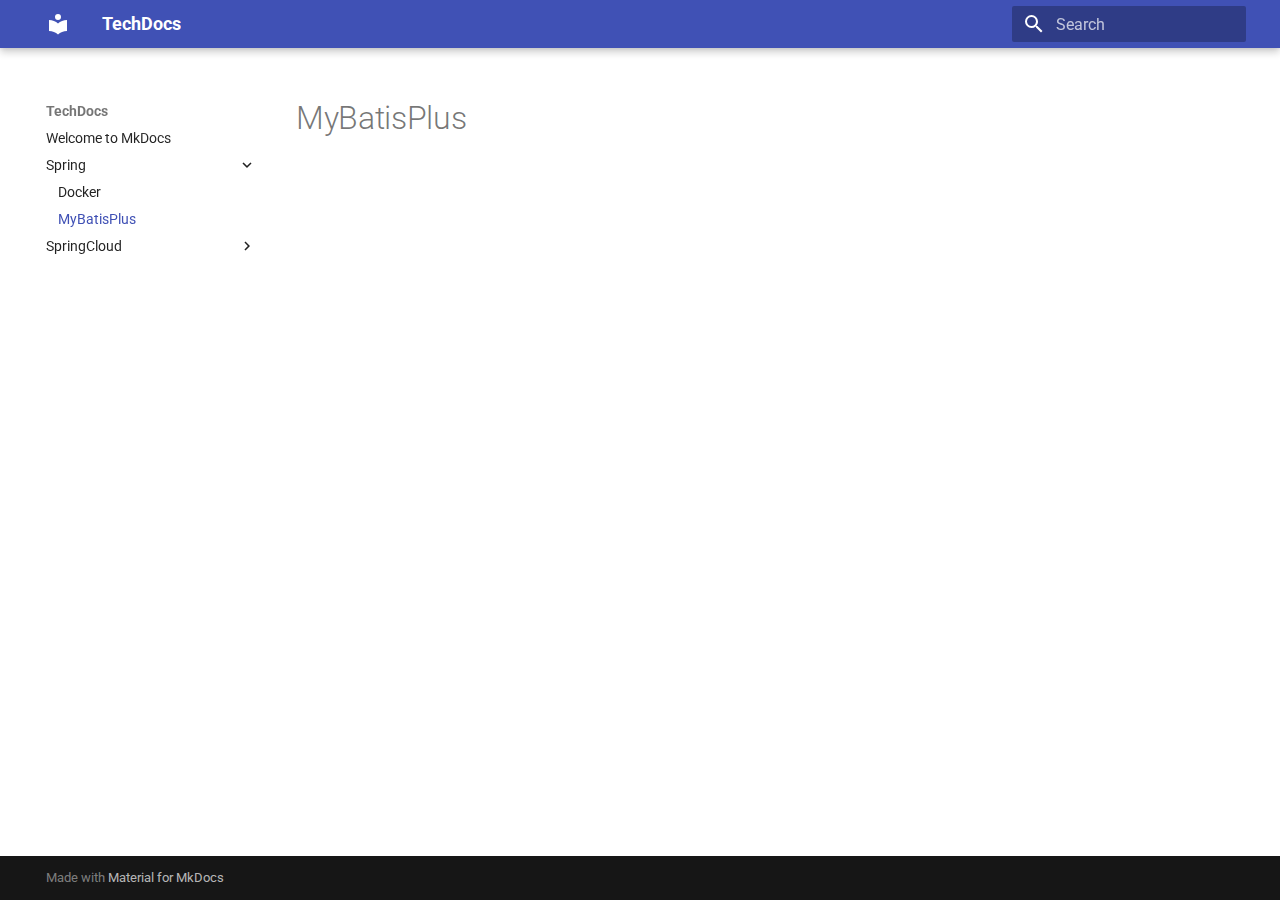
<file: Spring/MyBatisPlus/index.html>
<!doctype html>
<html lang="en" class="no-js">
  <head>
    
      <meta charset="utf-8">
      <meta name="viewport" content="width=device-width,initial-scale=1">
      
      
      
      
        <link rel="prev" href="../Docker/">
      
      
        <link rel="next" href="../../SpringCloud/Gateway/">
      
      
      <link rel="icon" href="../../assets/images/favicon.png">
      <meta name="generator" content="mkdocs-1.6.1, mkdocs-material-9.6.21">
    
    
      
        <title>MyBatisPlus - TechDocs</title>
      
    
    
      <link rel="stylesheet" href="../../assets/stylesheets/main.2a3383ac.min.css">
      
      


    
    
      
    
    
      
        
        
        <link rel="preconnect" href="https://fonts.gstatic.com" crossorigin>
        <link rel="stylesheet" href="https://fonts.googleapis.com/css?family=Roboto:300,300i,400,400i,700,700i%7CRoboto+Mono:400,400i,700,700i&display=fallback">
        <style>:root{--md-text-font:"Roboto";--md-code-font:"Roboto Mono"}</style>
      
    
    
    <script>__md_scope=new URL("../..",location),__md_hash=e=>[...e].reduce(((e,_)=>(e<<5)-e+_.charCodeAt(0)),0),__md_get=(e,_=localStorage,t=__md_scope)=>JSON.parse(_.getItem(t.pathname+"."+e)),__md_set=(e,_,t=localStorage,a=__md_scope)=>{try{t.setItem(a.pathname+"."+e,JSON.stringify(_))}catch(e){}}</script>
    
      

    
    
    
  </head>
  
  
    <body dir="ltr">
  
    
    <input class="md-toggle" data-md-toggle="drawer" type="checkbox" id="__drawer" autocomplete="off">
    <input class="md-toggle" data-md-toggle="search" type="checkbox" id="__search" autocomplete="off">
    <label class="md-overlay" for="__drawer"></label>
    <div data-md-component="skip">
      
    </div>
    <div data-md-component="announce">
      
    </div>
    
    
      

  

<header class="md-header md-header--shadow" data-md-component="header">
  <nav class="md-header__inner md-grid" aria-label="Header">
    <a href="../.." title="TechDocs" class="md-header__button md-logo" aria-label="TechDocs" data-md-component="logo">
      
  
  <svg xmlns="http://www.w3.org/2000/svg" viewBox="0 0 24 24"><path d="M12 8a3 3 0 0 0 3-3 3 3 0 0 0-3-3 3 3 0 0 0-3 3 3 3 0 0 0 3 3m0 3.54C9.64 9.35 6.5 8 3 8v11c3.5 0 6.64 1.35 9 3.54 2.36-2.19 5.5-3.54 9-3.54V8c-3.5 0-6.64 1.35-9 3.54"/></svg>

    </a>
    <label class="md-header__button md-icon" for="__drawer">
      
      <svg xmlns="http://www.w3.org/2000/svg" viewBox="0 0 24 24"><path d="M3 6h18v2H3zm0 5h18v2H3zm0 5h18v2H3z"/></svg>
    </label>
    <div class="md-header__title" data-md-component="header-title">
      <div class="md-header__ellipsis">
        <div class="md-header__topic">
          <span class="md-ellipsis">
            TechDocs
          </span>
        </div>
        <div class="md-header__topic" data-md-component="header-topic">
          <span class="md-ellipsis">
            
              MyBatisPlus
            
          </span>
        </div>
      </div>
    </div>
    
    
      <script>var palette=__md_get("__palette");if(palette&&palette.color){if("(prefers-color-scheme)"===palette.color.media){var media=matchMedia("(prefers-color-scheme: light)"),input=document.querySelector(media.matches?"[data-md-color-media='(prefers-color-scheme: light)']":"[data-md-color-media='(prefers-color-scheme: dark)']");palette.color.media=input.getAttribute("data-md-color-media"),palette.color.scheme=input.getAttribute("data-md-color-scheme"),palette.color.primary=input.getAttribute("data-md-color-primary"),palette.color.accent=input.getAttribute("data-md-color-accent")}for(var[key,value]of Object.entries(palette.color))document.body.setAttribute("data-md-color-"+key,value)}</script>
    
    
    
      
      
        <label class="md-header__button md-icon" for="__search">
          
          <svg xmlns="http://www.w3.org/2000/svg" viewBox="0 0 24 24"><path d="M9.5 3A6.5 6.5 0 0 1 16 9.5c0 1.61-.59 3.09-1.56 4.23l.27.27h.79l5 5-1.5 1.5-5-5v-.79l-.27-.27A6.52 6.52 0 0 1 9.5 16 6.5 6.5 0 0 1 3 9.5 6.5 6.5 0 0 1 9.5 3m0 2C7 5 5 7 5 9.5S7 14 9.5 14 14 12 14 9.5 12 5 9.5 5"/></svg>
        </label>
        <div class="md-search" data-md-component="search" role="dialog">
  <label class="md-search__overlay" for="__search"></label>
  <div class="md-search__inner" role="search">
    <form class="md-search__form" name="search">
      <input type="text" class="md-search__input" name="query" aria-label="Search" placeholder="Search" autocapitalize="off" autocorrect="off" autocomplete="off" spellcheck="false" data-md-component="search-query" required>
      <label class="md-search__icon md-icon" for="__search">
        
        <svg xmlns="http://www.w3.org/2000/svg" viewBox="0 0 24 24"><path d="M9.5 3A6.5 6.5 0 0 1 16 9.5c0 1.61-.59 3.09-1.56 4.23l.27.27h.79l5 5-1.5 1.5-5-5v-.79l-.27-.27A6.52 6.52 0 0 1 9.5 16 6.5 6.5 0 0 1 3 9.5 6.5 6.5 0 0 1 9.5 3m0 2C7 5 5 7 5 9.5S7 14 9.5 14 14 12 14 9.5 12 5 9.5 5"/></svg>
        
        <svg xmlns="http://www.w3.org/2000/svg" viewBox="0 0 24 24"><path d="M20 11v2H8l5.5 5.5-1.42 1.42L4.16 12l7.92-7.92L13.5 5.5 8 11z"/></svg>
      </label>
      <nav class="md-search__options" aria-label="Search">
        
        <button type="reset" class="md-search__icon md-icon" title="Clear" aria-label="Clear" tabindex="-1">
          
          <svg xmlns="http://www.w3.org/2000/svg" viewBox="0 0 24 24"><path d="M19 6.41 17.59 5 12 10.59 6.41 5 5 6.41 10.59 12 5 17.59 6.41 19 12 13.41 17.59 19 19 17.59 13.41 12z"/></svg>
        </button>
      </nav>
      
    </form>
    <div class="md-search__output">
      <div class="md-search__scrollwrap" tabindex="0" data-md-scrollfix>
        <div class="md-search-result" data-md-component="search-result">
          <div class="md-search-result__meta">
            Initializing search
          </div>
          <ol class="md-search-result__list" role="presentation"></ol>
        </div>
      </div>
    </div>
  </div>
</div>
      
    
    
  </nav>
  
</header>
    
    <div class="md-container" data-md-component="container">
      
      
        
          
        
      
      <main class="md-main" data-md-component="main">
        <div class="md-main__inner md-grid">
          
            
              
              <div class="md-sidebar md-sidebar--primary" data-md-component="sidebar" data-md-type="navigation" >
                <div class="md-sidebar__scrollwrap">
                  <div class="md-sidebar__inner">
                    



<nav class="md-nav md-nav--primary" aria-label="Navigation" data-md-level="0">
  <label class="md-nav__title" for="__drawer">
    <a href="../.." title="TechDocs" class="md-nav__button md-logo" aria-label="TechDocs" data-md-component="logo">
      
  
  <svg xmlns="http://www.w3.org/2000/svg" viewBox="0 0 24 24"><path d="M12 8a3 3 0 0 0 3-3 3 3 0 0 0-3-3 3 3 0 0 0-3 3 3 3 0 0 0 3 3m0 3.54C9.64 9.35 6.5 8 3 8v11c3.5 0 6.64 1.35 9 3.54 2.36-2.19 5.5-3.54 9-3.54V8c-3.5 0-6.64 1.35-9 3.54"/></svg>

    </a>
    TechDocs
  </label>
  
  <ul class="md-nav__list" data-md-scrollfix>
    
      
      
  
  
  
  
    <li class="md-nav__item">
      <a href="../.." class="md-nav__link">
        
  
  
  <span class="md-ellipsis">
    Welcome to MkDocs
    
  </span>
  

      </a>
    </li>
  

    
      
      
  
  
    
  
  
  
    
    
    
    
    
    <li class="md-nav__item md-nav__item--active md-nav__item--nested">
      
        
        
        <input class="md-nav__toggle md-toggle " type="checkbox" id="__nav_2" checked>
        
          
          <label class="md-nav__link" for="__nav_2" id="__nav_2_label" tabindex="0">
            
  
  
  <span class="md-ellipsis">
    Spring
    
  </span>
  

            <span class="md-nav__icon md-icon"></span>
          </label>
        
        <nav class="md-nav" data-md-level="1" aria-labelledby="__nav_2_label" aria-expanded="true">
          <label class="md-nav__title" for="__nav_2">
            <span class="md-nav__icon md-icon"></span>
            Spring
          </label>
          <ul class="md-nav__list" data-md-scrollfix>
            
              
                
  
  
  
  
    <li class="md-nav__item">
      <a href="../Docker/" class="md-nav__link">
        
  
  
  <span class="md-ellipsis">
    Docker
    
  </span>
  

      </a>
    </li>
  

              
            
              
                
  
  
    
  
  
  
    <li class="md-nav__item md-nav__item--active">
      
      <input class="md-nav__toggle md-toggle" type="checkbox" id="__toc">
      
      
      
      <a href="./" class="md-nav__link md-nav__link--active">
        
  
  
  <span class="md-ellipsis">
    MyBatisPlus
    
  </span>
  

      </a>
      
    </li>
  

              
            
          </ul>
        </nav>
      
    </li>
  

    
      
      
  
  
  
  
    
    
    
    
    
    <li class="md-nav__item md-nav__item--nested">
      
        
        
        <input class="md-nav__toggle md-toggle " type="checkbox" id="__nav_3" >
        
          
          <label class="md-nav__link" for="__nav_3" id="__nav_3_label" tabindex="0">
            
  
  
  <span class="md-ellipsis">
    SpringCloud
    
  </span>
  

            <span class="md-nav__icon md-icon"></span>
          </label>
        
        <nav class="md-nav" data-md-level="1" aria-labelledby="__nav_3_label" aria-expanded="false">
          <label class="md-nav__title" for="__nav_3">
            <span class="md-nav__icon md-icon"></span>
            SpringCloud
          </label>
          <ul class="md-nav__list" data-md-scrollfix>
            
              
                
  
  
  
  
    <li class="md-nav__item">
      <a href="../../SpringCloud/Gateway/" class="md-nav__link">
        
  
  
  <span class="md-ellipsis">
    Gateway 网关
    
  </span>
  

      </a>
    </li>
  

              
            
              
                
  
  
  
  
    <li class="md-nav__item">
      <a href="../../SpringCloud/Nacos/" class="md-nav__link">
        
  
  
  <span class="md-ellipsis">
    Nacos 注册/配置中心
    
  </span>
  

      </a>
    </li>
  

              
            
              
                
  
  
  
  
    <li class="md-nav__item">
      <a href="../../SpringCloud/OpenFeign/" class="md-nav__link">
        
  
  
  <span class="md-ellipsis">
    OpenFeign 远程调用
    
  </span>
  

      </a>
    </li>
  

              
            
              
                
  
  
  
  
    <li class="md-nav__item">
      <a href="../../SpringCloud/Seata/" class="md-nav__link">
        
  
  
  <span class="md-ellipsis">
    Seata 分布式事务
    
  </span>
  

      </a>
    </li>
  

              
            
              
                
  
  
  
  
    <li class="md-nav__item">
      <a href="../../SpringCloud/Sentinel/" class="md-nav__link">
        
  
  
  <span class="md-ellipsis">
    Sentinel 服务保护
    
  </span>
  

      </a>
    </li>
  

              
            
          </ul>
        </nav>
      
    </li>
  

    
  </ul>
</nav>
                  </div>
                </div>
              </div>
            
            
              
              <div class="md-sidebar md-sidebar--secondary" data-md-component="sidebar" data-md-type="toc" >
                <div class="md-sidebar__scrollwrap">
                  <div class="md-sidebar__inner">
                    

<nav class="md-nav md-nav--secondary" aria-label="Table of contents">
  
  
  
  
</nav>
                  </div>
                </div>
              </div>
            
          
          
            <div class="md-content" data-md-component="content">
              <article class="md-content__inner md-typeset">
                
                  



  <h1>MyBatisPlus</h1>














                
              </article>
            </div>
          
          
<script>var target=document.getElementById(location.hash.slice(1));target&&target.name&&(target.checked=target.name.startsWith("__tabbed_"))</script>
        </div>
        
      </main>
      
        <footer class="md-footer">
  
  <div class="md-footer-meta md-typeset">
    <div class="md-footer-meta__inner md-grid">
      <div class="md-copyright">
  
  
    Made with
    <a href="https://squidfunk.github.io/mkdocs-material/" target="_blank" rel="noopener">
      Material for MkDocs
    </a>
  
</div>
      
    </div>
  </div>
</footer>
      
    </div>
    <div class="md-dialog" data-md-component="dialog">
      <div class="md-dialog__inner md-typeset"></div>
    </div>
    
    
    
      
      <script id="__config" type="application/json">{"base": "../..", "features": [], "search": "../../assets/javascripts/workers/search.973d3a69.min.js", "tags": null, "translations": {"clipboard.copied": "Copied to clipboard", "clipboard.copy": "Copy to clipboard", "search.result.more.one": "1 more on this page", "search.result.more.other": "# more on this page", "search.result.none": "No matching documents", "search.result.one": "1 matching document", "search.result.other": "# matching documents", "search.result.placeholder": "Type to start searching", "search.result.term.missing": "Missing", "select.version": "Select version"}, "version": null}</script>
    
    
      <script src="../../assets/javascripts/bundle.f55a23d4.min.js"></script>
      
    
  </body>
</html>
</file>
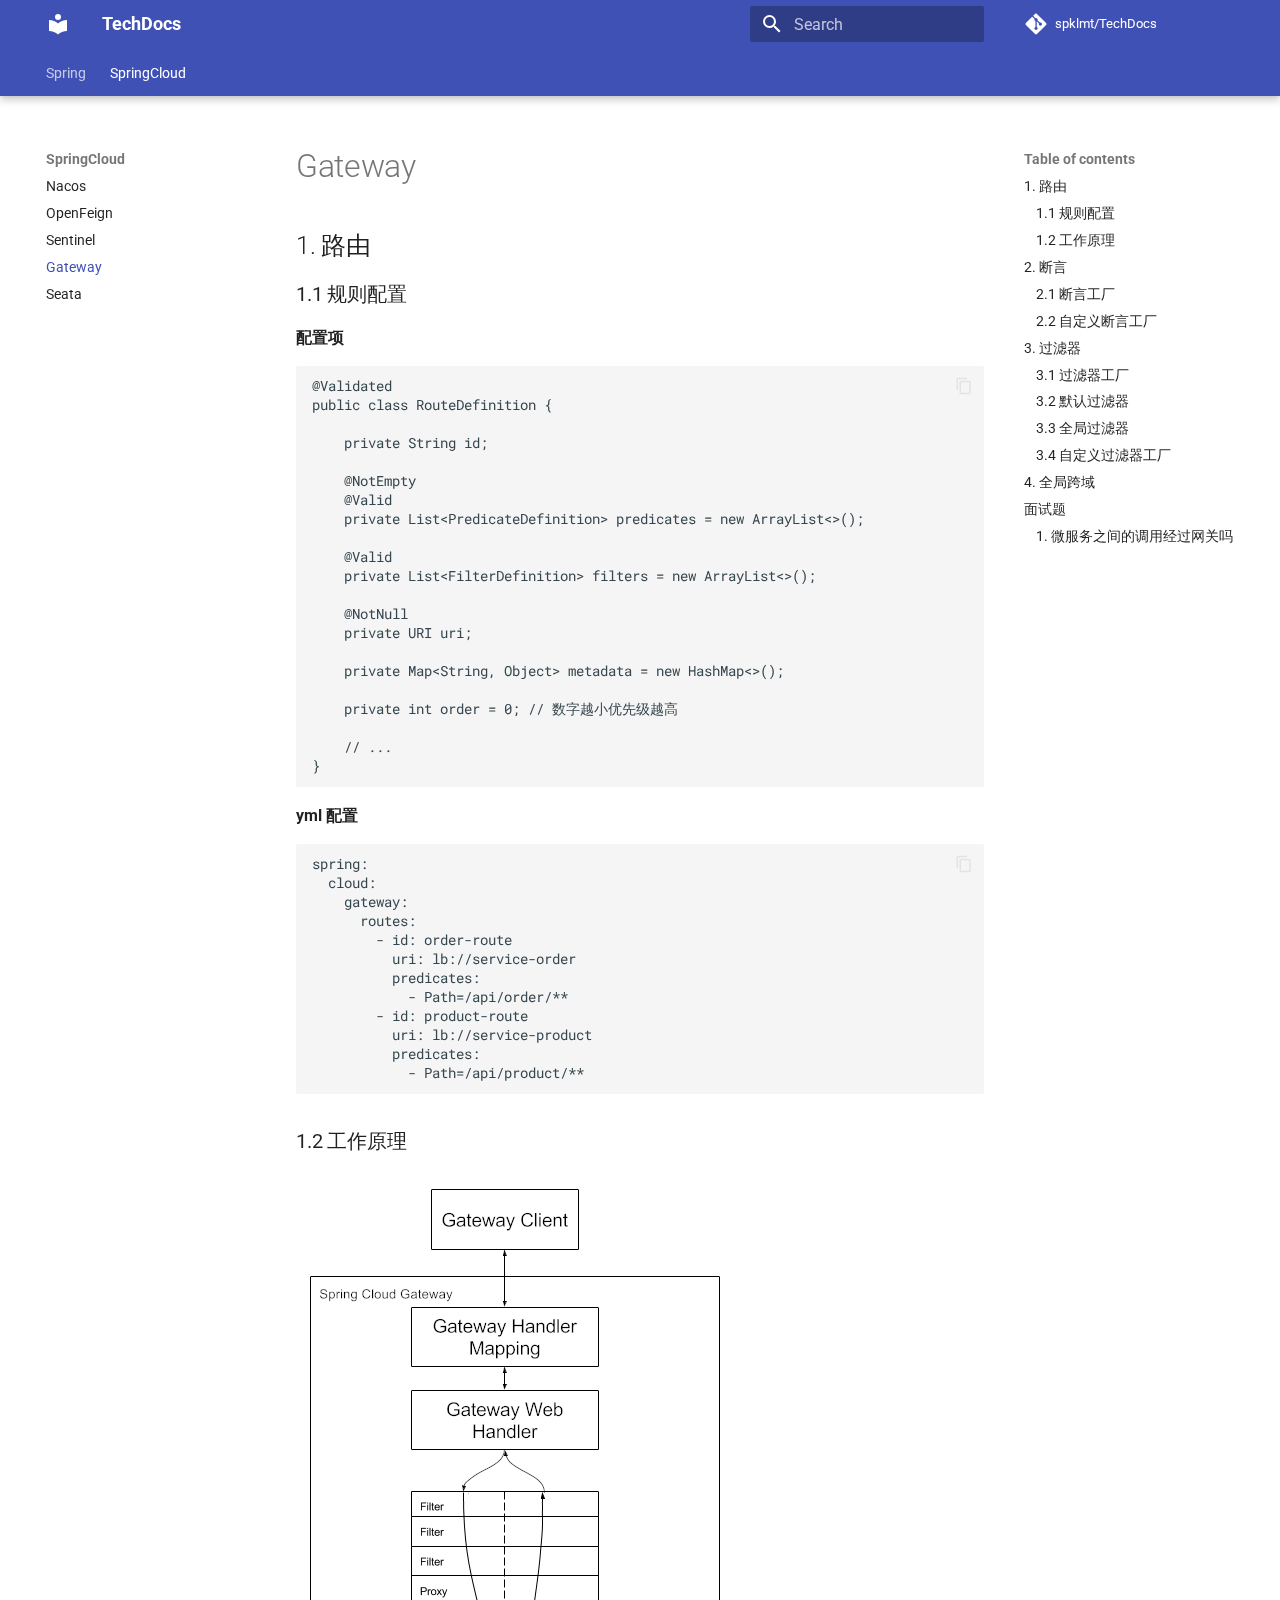
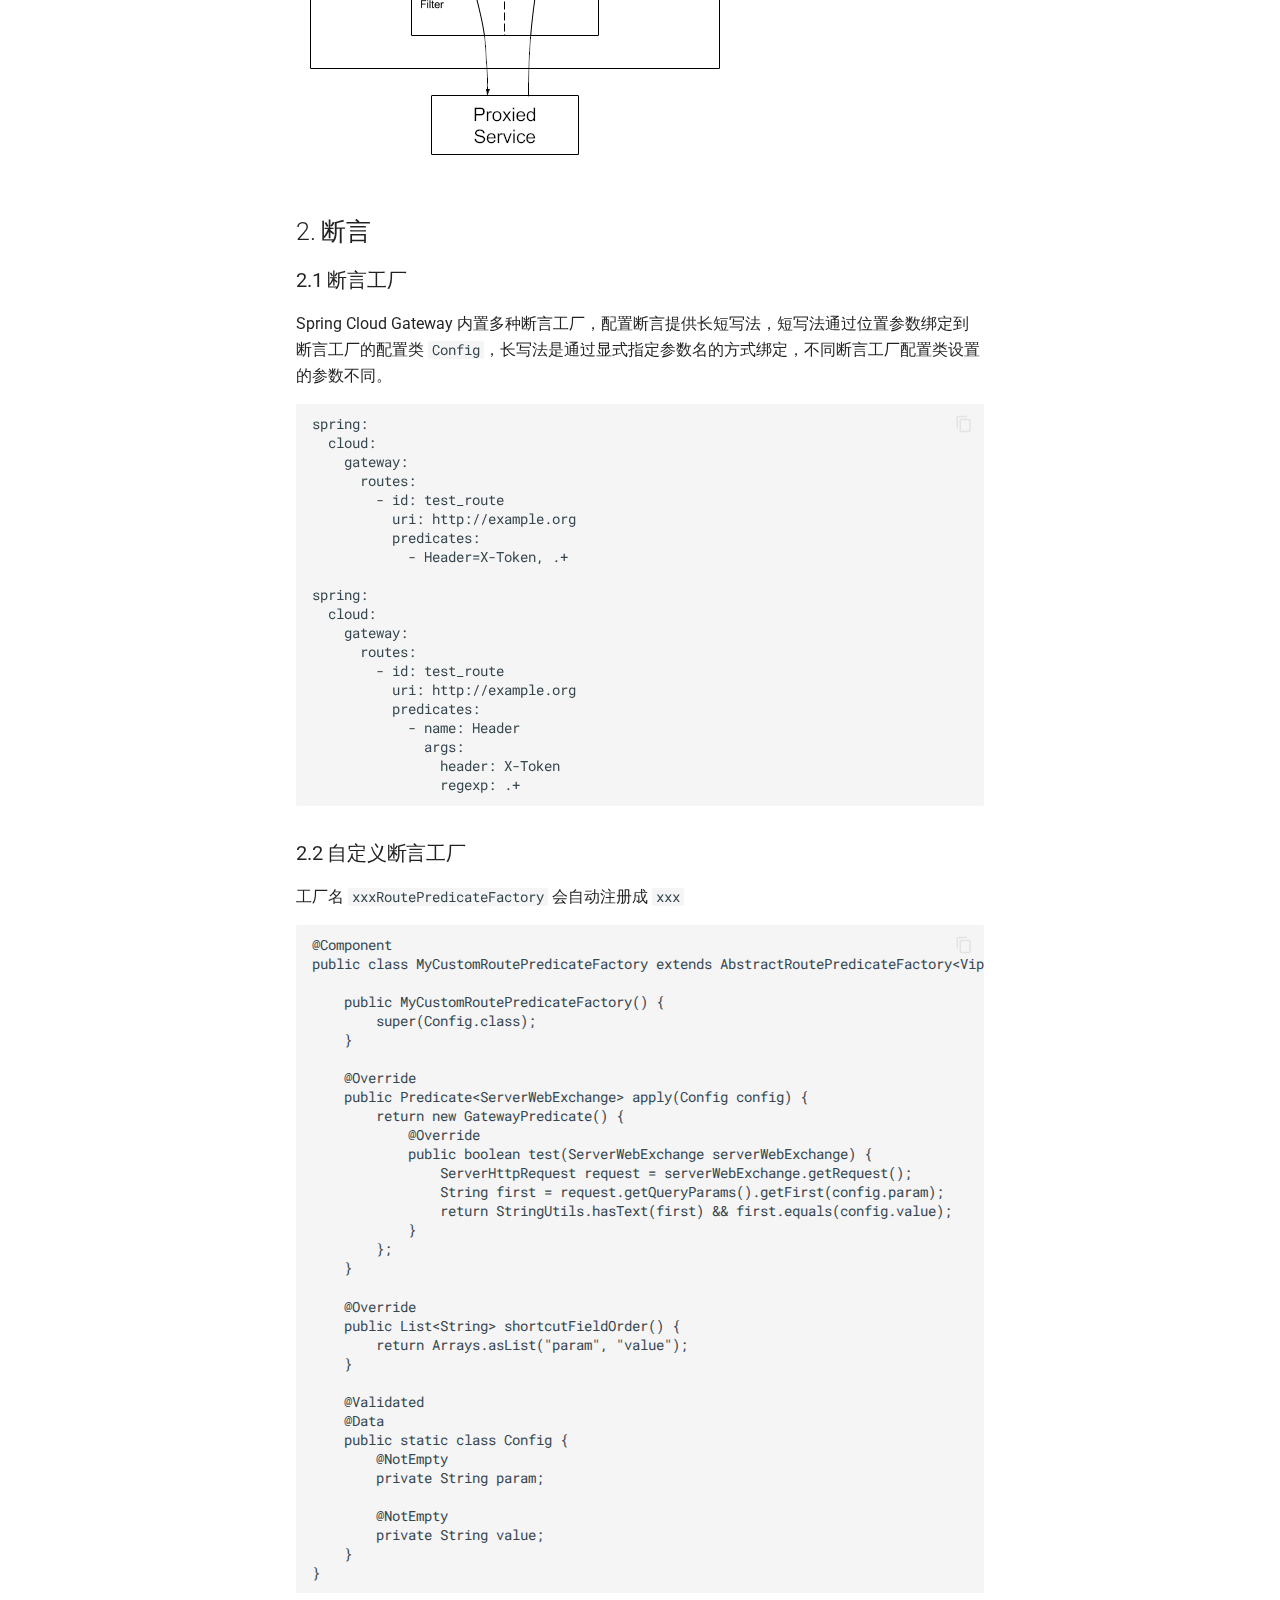
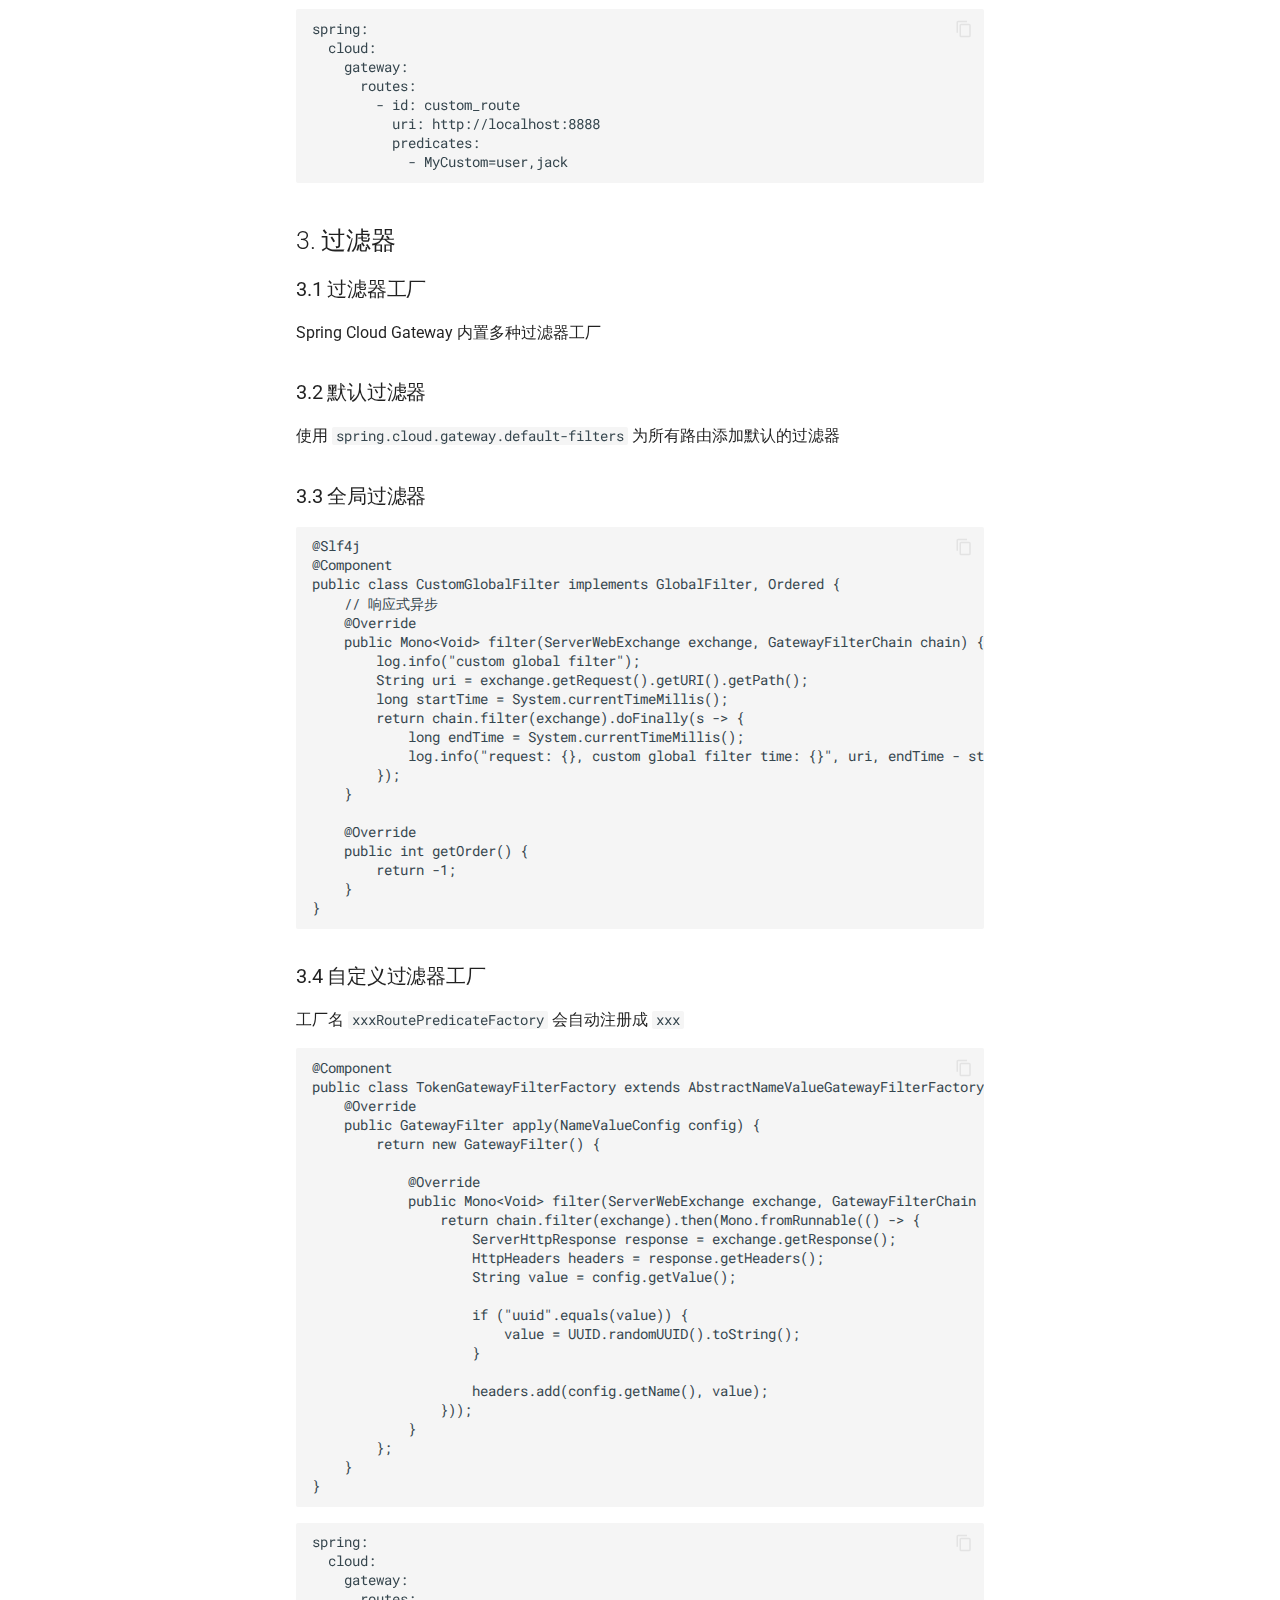
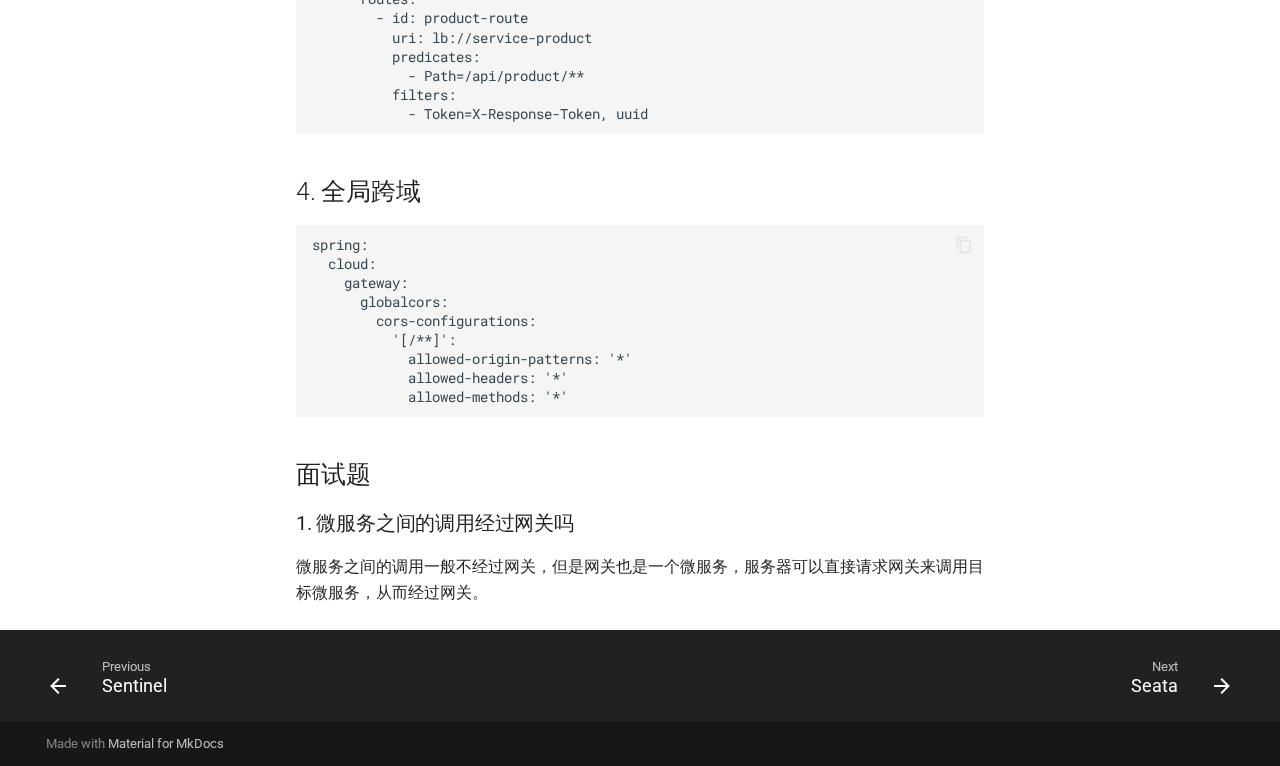
<file: SpringCloud/Gateway/index.html>
<!doctype html>
<html lang="en" class="no-js">
  <head>
    
      <meta charset="utf-8">
      <meta name="viewport" content="width=device-width,initial-scale=1">
      
      
      
      
        <link rel="prev" href="../Sentinel/">
      
      
        <link rel="next" href="../Seata/">
      
      
      <link rel="icon" href="../../assets/images/favicon.png">
      <meta name="generator" content="mkdocs-1.6.1, mkdocs-material-9.6.22">
    
    
      
        <title>Gateway - TechDocs</title>
      
    
    
      <link rel="stylesheet" href="../../assets/stylesheets/main.84d31ad4.min.css">
      
      


    
    
      
    
    
      
        
        
        <link rel="preconnect" href="https://fonts.gstatic.com" crossorigin>
        <link rel="stylesheet" href="https://fonts.googleapis.com/css?family=Roboto:300,300i,400,400i,700,700i%7CRoboto+Mono:400,400i,700,700i&display=fallback">
        <style>:root{--md-text-font:"Roboto";--md-code-font:"Roboto Mono"}</style>
      
    
    
    <script>__md_scope=new URL("../..",location),__md_hash=e=>[...e].reduce(((e,_)=>(e<<5)-e+_.charCodeAt(0)),0),__md_get=(e,_=localStorage,t=__md_scope)=>JSON.parse(_.getItem(t.pathname+"."+e)),__md_set=(e,_,t=localStorage,a=__md_scope)=>{try{t.setItem(a.pathname+"."+e,JSON.stringify(_))}catch(e){}}</script>
    
      

    
    
    
  </head>
  
  
    <body dir="ltr">
  
    
    <input class="md-toggle" data-md-toggle="drawer" type="checkbox" id="__drawer" autocomplete="off">
    <input class="md-toggle" data-md-toggle="search" type="checkbox" id="__search" autocomplete="off">
    <label class="md-overlay" for="__drawer"></label>
    <div data-md-component="skip">
      
        
        <a href="#gateway" class="md-skip">
          Skip to content
        </a>
      
    </div>
    <div data-md-component="announce">
      
    </div>
    
    
      

  

<header class="md-header md-header--shadow md-header--lifted" data-md-component="header">
  <nav class="md-header__inner md-grid" aria-label="Header">
    <a href="../.." title="TechDocs" class="md-header__button md-logo" aria-label="TechDocs" data-md-component="logo">
      
  
  <svg xmlns="http://www.w3.org/2000/svg" viewBox="0 0 24 24"><path d="M12 8a3 3 0 0 0 3-3 3 3 0 0 0-3-3 3 3 0 0 0-3 3 3 3 0 0 0 3 3m0 3.54C9.64 9.35 6.5 8 3 8v11c3.5 0 6.64 1.35 9 3.54 2.36-2.19 5.5-3.54 9-3.54V8c-3.5 0-6.64 1.35-9 3.54"/></svg>

    </a>
    <label class="md-header__button md-icon" for="__drawer">
      
      <svg xmlns="http://www.w3.org/2000/svg" viewBox="0 0 24 24"><path d="M3 6h18v2H3zm0 5h18v2H3zm0 5h18v2H3z"/></svg>
    </label>
    <div class="md-header__title" data-md-component="header-title">
      <div class="md-header__ellipsis">
        <div class="md-header__topic">
          <span class="md-ellipsis">
            TechDocs
          </span>
        </div>
        <div class="md-header__topic" data-md-component="header-topic">
          <span class="md-ellipsis">
            
              Gateway
            
          </span>
        </div>
      </div>
    </div>
    
    
      <script>var palette=__md_get("__palette");if(palette&&palette.color){if("(prefers-color-scheme)"===palette.color.media){var media=matchMedia("(prefers-color-scheme: light)"),input=document.querySelector(media.matches?"[data-md-color-media='(prefers-color-scheme: light)']":"[data-md-color-media='(prefers-color-scheme: dark)']");palette.color.media=input.getAttribute("data-md-color-media"),palette.color.scheme=input.getAttribute("data-md-color-scheme"),palette.color.primary=input.getAttribute("data-md-color-primary"),palette.color.accent=input.getAttribute("data-md-color-accent")}for(var[key,value]of Object.entries(palette.color))document.body.setAttribute("data-md-color-"+key,value)}</script>
    
    
    
      
      
        <label class="md-header__button md-icon" for="__search">
          
          <svg xmlns="http://www.w3.org/2000/svg" viewBox="0 0 24 24"><path d="M9.5 3A6.5 6.5 0 0 1 16 9.5c0 1.61-.59 3.09-1.56 4.23l.27.27h.79l5 5-1.5 1.5-5-5v-.79l-.27-.27A6.52 6.52 0 0 1 9.5 16 6.5 6.5 0 0 1 3 9.5 6.5 6.5 0 0 1 9.5 3m0 2C7 5 5 7 5 9.5S7 14 9.5 14 14 12 14 9.5 12 5 9.5 5"/></svg>
        </label>
        <div class="md-search" data-md-component="search" role="dialog">
  <label class="md-search__overlay" for="__search"></label>
  <div class="md-search__inner" role="search">
    <form class="md-search__form" name="search">
      <input type="text" class="md-search__input" name="query" aria-label="Search" placeholder="Search" autocapitalize="off" autocorrect="off" autocomplete="off" spellcheck="false" data-md-component="search-query" required>
      <label class="md-search__icon md-icon" for="__search">
        
        <svg xmlns="http://www.w3.org/2000/svg" viewBox="0 0 24 24"><path d="M9.5 3A6.5 6.5 0 0 1 16 9.5c0 1.61-.59 3.09-1.56 4.23l.27.27h.79l5 5-1.5 1.5-5-5v-.79l-.27-.27A6.52 6.52 0 0 1 9.5 16 6.5 6.5 0 0 1 3 9.5 6.5 6.5 0 0 1 9.5 3m0 2C7 5 5 7 5 9.5S7 14 9.5 14 14 12 14 9.5 12 5 9.5 5"/></svg>
        
        <svg xmlns="http://www.w3.org/2000/svg" viewBox="0 0 24 24"><path d="M20 11v2H8l5.5 5.5-1.42 1.42L4.16 12l7.92-7.92L13.5 5.5 8 11z"/></svg>
      </label>
      <nav class="md-search__options" aria-label="Search">
        
        <button type="reset" class="md-search__icon md-icon" title="Clear" aria-label="Clear" tabindex="-1">
          
          <svg xmlns="http://www.w3.org/2000/svg" viewBox="0 0 24 24"><path d="M19 6.41 17.59 5 12 10.59 6.41 5 5 6.41 10.59 12 5 17.59 6.41 19 12 13.41 17.59 19 19 17.59 13.41 12z"/></svg>
        </button>
      </nav>
      
        <div class="md-search__suggest" data-md-component="search-suggest"></div>
      
    </form>
    <div class="md-search__output">
      <div class="md-search__scrollwrap" tabindex="0" data-md-scrollfix>
        <div class="md-search-result" data-md-component="search-result">
          <div class="md-search-result__meta">
            Initializing search
          </div>
          <ol class="md-search-result__list" role="presentation"></ol>
        </div>
      </div>
    </div>
  </div>
</div>
      
    
    
      <div class="md-header__source">
        <a href="https://github.com/spklmt/TechDocs" title="Go to repository" class="md-source" data-md-component="source">
  <div class="md-source__icon md-icon">
    
    <svg xmlns="http://www.w3.org/2000/svg" viewBox="0 0 448 512"><!--! Font Awesome Free 7.1.0 by @fontawesome - https://fontawesome.com License - https://fontawesome.com/license/free (Icons: CC BY 4.0, Fonts: SIL OFL 1.1, Code: MIT License) Copyright 2025 Fonticons, Inc.--><path d="M439.6 236.1 244 40.5c-5.4-5.5-12.8-8.5-20.4-8.5s-15 3-20.4 8.4L162.5 81l51.5 51.5c27.1-9.1 52.7 16.8 43.4 43.7l49.7 49.7c34.2-11.8 61.2 31 35.5 56.7-26.5 26.5-70.2-2.9-56-37.3L240.3 199v121.9c25.3 12.5 22.3 41.8 9.1 55-6.4 6.4-15.2 10.1-24.3 10.1s-17.8-3.6-24.3-10.1c-17.6-17.6-11.1-46.9 11.2-56v-123c-20.8-8.5-24.6-30.7-18.6-45L142.6 101 8.5 235.1C3 240.6 0 247.9 0 255.5s3 15 8.5 20.4l195.6 195.7c5.4 5.4 12.7 8.4 20.4 8.4s15-3 20.4-8.4l194.7-194.7c5.4-5.4 8.4-12.8 8.4-20.4s-3-15-8.4-20.4"/></svg>
  </div>
  <div class="md-source__repository">
    spklmt/TechDocs
  </div>
</a>
      </div>
    
  </nav>
  
    
      
<nav class="md-tabs" aria-label="Tabs" data-md-component="tabs">
  <div class="md-grid">
    <ul class="md-tabs__list">
      
        
  
  
  
  
    
    
      <li class="md-tabs__item">
        <a href="../../Spring/Docker/" class="md-tabs__link">
          
  
  
    
  
  Spring

        </a>
      </li>
    
  

      
        
  
  
  
    
  
  
    
    
      <li class="md-tabs__item md-tabs__item--active">
        <a href="../Nacos/" class="md-tabs__link">
          
  
  
    
  
  SpringCloud

        </a>
      </li>
    
  

      
    </ul>
  </div>
</nav>
    
  
</header>
    
    <div class="md-container" data-md-component="container">
      
      
        
      
      <main class="md-main" data-md-component="main">
        <div class="md-main__inner md-grid">
          
            
              
              <div class="md-sidebar md-sidebar--primary" data-md-component="sidebar" data-md-type="navigation" >
                <div class="md-sidebar__scrollwrap">
                  <div class="md-sidebar__inner">
                    


  


<nav class="md-nav md-nav--primary md-nav--lifted" aria-label="Navigation" data-md-level="0">
  <label class="md-nav__title" for="__drawer">
    <a href="../.." title="TechDocs" class="md-nav__button md-logo" aria-label="TechDocs" data-md-component="logo">
      
  
  <svg xmlns="http://www.w3.org/2000/svg" viewBox="0 0 24 24"><path d="M12 8a3 3 0 0 0 3-3 3 3 0 0 0-3-3 3 3 0 0 0-3 3 3 3 0 0 0 3 3m0 3.54C9.64 9.35 6.5 8 3 8v11c3.5 0 6.64 1.35 9 3.54 2.36-2.19 5.5-3.54 9-3.54V8c-3.5 0-6.64 1.35-9 3.54"/></svg>

    </a>
    TechDocs
  </label>
  
    <div class="md-nav__source">
      <a href="https://github.com/spklmt/TechDocs" title="Go to repository" class="md-source" data-md-component="source">
  <div class="md-source__icon md-icon">
    
    <svg xmlns="http://www.w3.org/2000/svg" viewBox="0 0 448 512"><!--! Font Awesome Free 7.1.0 by @fontawesome - https://fontawesome.com License - https://fontawesome.com/license/free (Icons: CC BY 4.0, Fonts: SIL OFL 1.1, Code: MIT License) Copyright 2025 Fonticons, Inc.--><path d="M439.6 236.1 244 40.5c-5.4-5.5-12.8-8.5-20.4-8.5s-15 3-20.4 8.4L162.5 81l51.5 51.5c27.1-9.1 52.7 16.8 43.4 43.7l49.7 49.7c34.2-11.8 61.2 31 35.5 56.7-26.5 26.5-70.2-2.9-56-37.3L240.3 199v121.9c25.3 12.5 22.3 41.8 9.1 55-6.4 6.4-15.2 10.1-24.3 10.1s-17.8-3.6-24.3-10.1c-17.6-17.6-11.1-46.9 11.2-56v-123c-20.8-8.5-24.6-30.7-18.6-45L142.6 101 8.5 235.1C3 240.6 0 247.9 0 255.5s3 15 8.5 20.4l195.6 195.7c5.4 5.4 12.7 8.4 20.4 8.4s15-3 20.4-8.4l194.7-194.7c5.4-5.4 8.4-12.8 8.4-20.4s-3-15-8.4-20.4"/></svg>
  </div>
  <div class="md-source__repository">
    spklmt/TechDocs
  </div>
</a>
    </div>
  
  <ul class="md-nav__list" data-md-scrollfix>
    
      
      
  
  
  
  
    
    
      
        
      
        
      
    
    
    
      
      
        
      
    
    
    <li class="md-nav__item md-nav__item--nested">
      
        
        
          
        
        <input class="md-nav__toggle md-toggle md-toggle--indeterminate" type="checkbox" id="__nav_1" >
        
          
          <label class="md-nav__link" for="__nav_1" id="__nav_1_label" tabindex="0">
            
  
  
  <span class="md-ellipsis">
    Spring
    
  </span>
  

            <span class="md-nav__icon md-icon"></span>
          </label>
        
        <nav class="md-nav" data-md-level="1" aria-labelledby="__nav_1_label" aria-expanded="false">
          <label class="md-nav__title" for="__nav_1">
            <span class="md-nav__icon md-icon"></span>
            Spring
          </label>
          <ul class="md-nav__list" data-md-scrollfix>
            
              
                
  
  
  
  
    <li class="md-nav__item">
      <a href="../../Spring/Docker/" class="md-nav__link">
        
  
  
  <span class="md-ellipsis">
    Docker
    
  </span>
  

      </a>
    </li>
  

              
            
              
                
  
  
  
  
    <li class="md-nav__item">
      <a href="../../Spring/MyBatisPlus/" class="md-nav__link">
        
  
  
  <span class="md-ellipsis">
    MyBatisPlus
    
  </span>
  

      </a>
    </li>
  

              
            
          </ul>
        </nav>
      
    </li>
  

    
      
      
  
  
    
  
  
  
    
    
      
        
      
        
      
        
      
        
      
        
      
    
    
    
      
        
        
      
      
        
      
    
    
    <li class="md-nav__item md-nav__item--active md-nav__item--section md-nav__item--nested">
      
        
        
        <input class="md-nav__toggle md-toggle " type="checkbox" id="__nav_2" checked>
        
          
          <label class="md-nav__link" for="__nav_2" id="__nav_2_label" tabindex="">
            
  
  
  <span class="md-ellipsis">
    SpringCloud
    
  </span>
  

            <span class="md-nav__icon md-icon"></span>
          </label>
        
        <nav class="md-nav" data-md-level="1" aria-labelledby="__nav_2_label" aria-expanded="true">
          <label class="md-nav__title" for="__nav_2">
            <span class="md-nav__icon md-icon"></span>
            SpringCloud
          </label>
          <ul class="md-nav__list" data-md-scrollfix>
            
              
                
  
  
  
  
    <li class="md-nav__item">
      <a href="../Nacos/" class="md-nav__link">
        
  
  
  <span class="md-ellipsis">
    Nacos
    
  </span>
  

      </a>
    </li>
  

              
            
              
                
  
  
  
  
    <li class="md-nav__item">
      <a href="../OpenFeign/" class="md-nav__link">
        
  
  
  <span class="md-ellipsis">
    OpenFeign
    
  </span>
  

      </a>
    </li>
  

              
            
              
                
  
  
  
  
    <li class="md-nav__item">
      <a href="../Sentinel/" class="md-nav__link">
        
  
  
  <span class="md-ellipsis">
    Sentinel
    
  </span>
  

      </a>
    </li>
  

              
            
              
                
  
  
    
  
  
  
    <li class="md-nav__item md-nav__item--active">
      
      <input class="md-nav__toggle md-toggle" type="checkbox" id="__toc">
      
      
        
      
      
        <label class="md-nav__link md-nav__link--active" for="__toc">
          
  
  
  <span class="md-ellipsis">
    Gateway
    
  </span>
  

          <span class="md-nav__icon md-icon"></span>
        </label>
      
      <a href="./" class="md-nav__link md-nav__link--active">
        
  
  
  <span class="md-ellipsis">
    Gateway
    
  </span>
  

      </a>
      
        

<nav class="md-nav md-nav--secondary" aria-label="Table of contents">
  
  
  
    
  
  
    <label class="md-nav__title" for="__toc">
      <span class="md-nav__icon md-icon"></span>
      Table of contents
    </label>
    <ul class="md-nav__list" data-md-component="toc" data-md-scrollfix>
      
        <li class="md-nav__item">
  <a href="#1" class="md-nav__link">
    <span class="md-ellipsis">
      1. 路由
    </span>
  </a>
  
    <nav class="md-nav" aria-label="1. 路由">
      <ul class="md-nav__list">
        
          <li class="md-nav__item">
  <a href="#11" class="md-nav__link">
    <span class="md-ellipsis">
      1.1 规则配置
    </span>
  </a>
  
</li>
        
          <li class="md-nav__item">
  <a href="#12" class="md-nav__link">
    <span class="md-ellipsis">
      1.2 工作原理
    </span>
  </a>
  
</li>
        
      </ul>
    </nav>
  
</li>
      
        <li class="md-nav__item">
  <a href="#2" class="md-nav__link">
    <span class="md-ellipsis">
      2. 断言
    </span>
  </a>
  
    <nav class="md-nav" aria-label="2. 断言">
      <ul class="md-nav__list">
        
          <li class="md-nav__item">
  <a href="#21" class="md-nav__link">
    <span class="md-ellipsis">
      2.1 断言工厂
    </span>
  </a>
  
</li>
        
          <li class="md-nav__item">
  <a href="#22" class="md-nav__link">
    <span class="md-ellipsis">
      2.2 自定义断言工厂
    </span>
  </a>
  
</li>
        
      </ul>
    </nav>
  
</li>
      
        <li class="md-nav__item">
  <a href="#3" class="md-nav__link">
    <span class="md-ellipsis">
      3. 过滤器
    </span>
  </a>
  
    <nav class="md-nav" aria-label="3. 过滤器">
      <ul class="md-nav__list">
        
          <li class="md-nav__item">
  <a href="#31" class="md-nav__link">
    <span class="md-ellipsis">
      3.1 过滤器工厂
    </span>
  </a>
  
</li>
        
          <li class="md-nav__item">
  <a href="#32" class="md-nav__link">
    <span class="md-ellipsis">
      3.2 默认过滤器
    </span>
  </a>
  
</li>
        
          <li class="md-nav__item">
  <a href="#33" class="md-nav__link">
    <span class="md-ellipsis">
      3.3 全局过滤器
    </span>
  </a>
  
</li>
        
          <li class="md-nav__item">
  <a href="#34" class="md-nav__link">
    <span class="md-ellipsis">
      3.4 自定义过滤器工厂
    </span>
  </a>
  
</li>
        
      </ul>
    </nav>
  
</li>
      
        <li class="md-nav__item">
  <a href="#4" class="md-nav__link">
    <span class="md-ellipsis">
      4. 全局跨域
    </span>
  </a>
  
</li>
      
        <li class="md-nav__item">
  <a href="#_1" class="md-nav__link">
    <span class="md-ellipsis">
      面试题
    </span>
  </a>
  
    <nav class="md-nav" aria-label="面试题">
      <ul class="md-nav__list">
        
          <li class="md-nav__item">
  <a href="#1_1" class="md-nav__link">
    <span class="md-ellipsis">
      1. 微服务之间的调用经过网关吗
    </span>
  </a>
  
</li>
        
      </ul>
    </nav>
  
</li>
      
    </ul>
  
</nav>
      
    </li>
  

              
            
              
                
  
  
  
  
    <li class="md-nav__item">
      <a href="../Seata/" class="md-nav__link">
        
  
  
  <span class="md-ellipsis">
    Seata
    
  </span>
  

      </a>
    </li>
  

              
            
          </ul>
        </nav>
      
    </li>
  

    
  </ul>
</nav>
                  </div>
                </div>
              </div>
            
            
              
              <div class="md-sidebar md-sidebar--secondary" data-md-component="sidebar" data-md-type="toc" >
                <div class="md-sidebar__scrollwrap">
                  <div class="md-sidebar__inner">
                    

<nav class="md-nav md-nav--secondary" aria-label="Table of contents">
  
  
  
    
  
  
    <label class="md-nav__title" for="__toc">
      <span class="md-nav__icon md-icon"></span>
      Table of contents
    </label>
    <ul class="md-nav__list" data-md-component="toc" data-md-scrollfix>
      
        <li class="md-nav__item">
  <a href="#1" class="md-nav__link">
    <span class="md-ellipsis">
      1. 路由
    </span>
  </a>
  
    <nav class="md-nav" aria-label="1. 路由">
      <ul class="md-nav__list">
        
          <li class="md-nav__item">
  <a href="#11" class="md-nav__link">
    <span class="md-ellipsis">
      1.1 规则配置
    </span>
  </a>
  
</li>
        
          <li class="md-nav__item">
  <a href="#12" class="md-nav__link">
    <span class="md-ellipsis">
      1.2 工作原理
    </span>
  </a>
  
</li>
        
      </ul>
    </nav>
  
</li>
      
        <li class="md-nav__item">
  <a href="#2" class="md-nav__link">
    <span class="md-ellipsis">
      2. 断言
    </span>
  </a>
  
    <nav class="md-nav" aria-label="2. 断言">
      <ul class="md-nav__list">
        
          <li class="md-nav__item">
  <a href="#21" class="md-nav__link">
    <span class="md-ellipsis">
      2.1 断言工厂
    </span>
  </a>
  
</li>
        
          <li class="md-nav__item">
  <a href="#22" class="md-nav__link">
    <span class="md-ellipsis">
      2.2 自定义断言工厂
    </span>
  </a>
  
</li>
        
      </ul>
    </nav>
  
</li>
      
        <li class="md-nav__item">
  <a href="#3" class="md-nav__link">
    <span class="md-ellipsis">
      3. 过滤器
    </span>
  </a>
  
    <nav class="md-nav" aria-label="3. 过滤器">
      <ul class="md-nav__list">
        
          <li class="md-nav__item">
  <a href="#31" class="md-nav__link">
    <span class="md-ellipsis">
      3.1 过滤器工厂
    </span>
  </a>
  
</li>
        
          <li class="md-nav__item">
  <a href="#32" class="md-nav__link">
    <span class="md-ellipsis">
      3.2 默认过滤器
    </span>
  </a>
  
</li>
        
          <li class="md-nav__item">
  <a href="#33" class="md-nav__link">
    <span class="md-ellipsis">
      3.3 全局过滤器
    </span>
  </a>
  
</li>
        
          <li class="md-nav__item">
  <a href="#34" class="md-nav__link">
    <span class="md-ellipsis">
      3.4 自定义过滤器工厂
    </span>
  </a>
  
</li>
        
      </ul>
    </nav>
  
</li>
      
        <li class="md-nav__item">
  <a href="#4" class="md-nav__link">
    <span class="md-ellipsis">
      4. 全局跨域
    </span>
  </a>
  
</li>
      
        <li class="md-nav__item">
  <a href="#_1" class="md-nav__link">
    <span class="md-ellipsis">
      面试题
    </span>
  </a>
  
    <nav class="md-nav" aria-label="面试题">
      <ul class="md-nav__list">
        
          <li class="md-nav__item">
  <a href="#1_1" class="md-nav__link">
    <span class="md-ellipsis">
      1. 微服务之间的调用经过网关吗
    </span>
  </a>
  
</li>
        
      </ul>
    </nav>
  
</li>
      
    </ul>
  
</nav>
                  </div>
                </div>
              </div>
            
          
          
            <div class="md-content" data-md-component="content">
              <article class="md-content__inner md-typeset">
                
                  


  
  


<h1 id="gateway">Gateway</h1>
<h2 id="1">1. 路由</h2>
<h3 id="11">1.1 规则配置</h3>
<p><strong>配置项</strong></p>
<pre><code class="language-java">@Validated
public class RouteDefinition {

    private String id;

    @NotEmpty
    @Valid
    private List&lt;PredicateDefinition&gt; predicates = new ArrayList&lt;&gt;();

    @Valid
    private List&lt;FilterDefinition&gt; filters = new ArrayList&lt;&gt;();

    @NotNull
    private URI uri;

    private Map&lt;String, Object&gt; metadata = new HashMap&lt;&gt;();

    private int order = 0; // 数字越小优先级越高

    // ...
}
</code></pre>
<p><strong>yml 配置</strong></p>
<pre><code class="language-yaml">spring:
  cloud:
    gateway:
      routes:
        - id: order-route
          uri: lb://service-order
          predicates:
            - Path=/api/order/**
        - id: product-route
          uri: lb://service-product
          predicates:
            - Path=/api/product/**
</code></pre>
<h3 id="12">1.2 工作原理</h3>
<p><img alt="gateway" src="../assets/gateway.png" /></p>
<h2 id="2">2. 断言</h2>
<h3 id="21">2.1 断言工厂</h3>
<p>Spring Cloud Gateway 内置多种断言工厂，配置断言提供长短写法，短写法通过位置参数绑定到断言工厂的配置类 <code>Config</code>，长写法是通过显式指定参数名的方式绑定，不同断言工厂配置类设置的参数不同。</p>
<pre><code class="language-yaml">spring:
  cloud:
    gateway:
      routes:
        - id: test_route
          uri: http://example.org
          predicates:
            - Header=X-Token, .+

spring:
  cloud:
    gateway:
      routes:
        - id: test_route
          uri: http://example.org
          predicates:
            - name: Header
              args:
                header: X-Token
                regexp: .+    
</code></pre>
<h3 id="22">2.2 自定义断言工厂</h3>
<p>工厂名 <code>xxxRoutePredicateFactory</code> 会自动注册成 <code>xxx</code></p>
<pre><code class="language-java">@Component
public class MyCustomRoutePredicateFactory extends AbstractRoutePredicateFactory&lt;VipRoutePredicateFactory.Config&gt; {

    public MyCustomRoutePredicateFactory() {
        super(Config.class);
    }

    @Override
    public Predicate&lt;ServerWebExchange&gt; apply(Config config) {
        return new GatewayPredicate() {
            @Override
            public boolean test(ServerWebExchange serverWebExchange) {
                ServerHttpRequest request = serverWebExchange.getRequest();
                String first = request.getQueryParams().getFirst(config.param);
                return StringUtils.hasText(first) &amp;&amp; first.equals(config.value);
            }
        };
    }

    @Override
    public List&lt;String&gt; shortcutFieldOrder() {
        return Arrays.asList(&quot;param&quot;, &quot;value&quot;);
    }

    @Validated
    @Data
    public static class Config {
        @NotEmpty
        private String param;

        @NotEmpty
        private String value;
    }
}
</code></pre>
<pre><code class="language-yaml">spring:
  cloud:
    gateway:
      routes:
        - id: custom_route
          uri: http://localhost:8888
          predicates:
            - MyCustom=user,jack
</code></pre>
<h2 id="3">3. 过滤器</h2>
<h3 id="31">3.1 过滤器工厂</h3>
<p>Spring Cloud Gateway 内置多种过滤器工厂</p>
<h3 id="32">3.2 默认过滤器</h3>
<p>使用 <code>spring.cloud.gateway.default-filters</code> 为所有路由添加默认的过滤器</p>
<h3 id="33">3.3 全局过滤器</h3>
<pre><code class="language-java">@Slf4j
@Component
public class CustomGlobalFilter implements GlobalFilter, Ordered {
    // 响应式异步
    @Override
    public Mono&lt;Void&gt; filter(ServerWebExchange exchange, GatewayFilterChain chain) {
        log.info(&quot;custom global filter&quot;);
        String uri = exchange.getRequest().getURI().getPath();
        long startTime = System.currentTimeMillis();
        return chain.filter(exchange).doFinally(s -&gt; {
            long endTime = System.currentTimeMillis();
            log.info(&quot;request: {}, custom global filter time: {}&quot;, uri, endTime - startTime);
        });
    }

    @Override
    public int getOrder() {
        return -1;
    }
}
</code></pre>
<h3 id="34">3.4 自定义过滤器工厂</h3>
<p>工厂名 <code>xxxRoutePredicateFactory</code> 会自动注册成 <code>xxx</code></p>
<pre><code class="language-java">@Component
public class TokenGatewayFilterFactory extends AbstractNameValueGatewayFilterFactory {
    @Override
    public GatewayFilter apply(NameValueConfig config) {
        return new GatewayFilter() {

            @Override
            public Mono&lt;Void&gt; filter(ServerWebExchange exchange, GatewayFilterChain chain) {
                return chain.filter(exchange).then(Mono.fromRunnable(() -&gt; {
                    ServerHttpResponse response = exchange.getResponse();
                    HttpHeaders headers = response.getHeaders();
                    String value = config.getValue();

                    if (&quot;uuid&quot;.equals(value)) {
                        value = UUID.randomUUID().toString();
                    }

                    headers.add(config.getName(), value);
                }));
            }
        };
    }
}
</code></pre>
<pre><code class="language-yaml">spring:
  cloud:
    gateway:
      routes:
        - id: product-route
          uri: lb://service-product
          predicates:
            - Path=/api/product/**
          filters:
            - Token=X-Response-Token, uuid
</code></pre>
<h2 id="4">4. 全局跨域</h2>
<pre><code class="language-yaml">spring:
  cloud:
    gateway:
      globalcors:
        cors-configurations:
          '[/**]':
            allowed-origin-patterns: '*'
            allowed-headers: '*'
            allowed-methods: '*'
</code></pre>
<h2 id="_1">面试题</h2>
<h3 id="1_1">1. 微服务之间的调用经过网关吗</h3>
<p>微服务之间的调用一般不经过网关，但是网关也是一个微服务，服务器可以直接请求网关来调用目标微服务，从而经过网关。</p>












                
              </article>
            </div>
          
          
  <script>var tabs=__md_get("__tabs");if(Array.isArray(tabs))e:for(var set of document.querySelectorAll(".tabbed-set")){var labels=set.querySelector(".tabbed-labels");for(var tab of tabs)for(var label of labels.getElementsByTagName("label"))if(label.innerText.trim()===tab){var input=document.getElementById(label.htmlFor);input.checked=!0;continue e}}</script>

<script>var target=document.getElementById(location.hash.slice(1));target&&target.name&&(target.checked=target.name.startsWith("__tabbed_"))</script>
        </div>
        
          <button type="button" class="md-top md-icon" data-md-component="top" hidden>
  
  <svg xmlns="http://www.w3.org/2000/svg" viewBox="0 0 24 24"><path d="M13 20h-2V8l-5.5 5.5-1.42-1.42L12 4.16l7.92 7.92-1.42 1.42L13 8z"/></svg>
  Back to top
</button>
        
      </main>
      
        <footer class="md-footer">
  
    
      
      <nav class="md-footer__inner md-grid" aria-label="Footer" >
        
          
          <a href="../Sentinel/" class="md-footer__link md-footer__link--prev" aria-label="Previous: Sentinel">
            <div class="md-footer__button md-icon">
              
              <svg xmlns="http://www.w3.org/2000/svg" viewBox="0 0 24 24"><path d="M20 11v2H8l5.5 5.5-1.42 1.42L4.16 12l7.92-7.92L13.5 5.5 8 11z"/></svg>
            </div>
            <div class="md-footer__title">
              <span class="md-footer__direction">
                Previous
              </span>
              <div class="md-ellipsis">
                Sentinel
              </div>
            </div>
          </a>
        
        
          
          <a href="../Seata/" class="md-footer__link md-footer__link--next" aria-label="Next: Seata">
            <div class="md-footer__title">
              <span class="md-footer__direction">
                Next
              </span>
              <div class="md-ellipsis">
                Seata
              </div>
            </div>
            <div class="md-footer__button md-icon">
              
              <svg xmlns="http://www.w3.org/2000/svg" viewBox="0 0 24 24"><path d="M4 11v2h12l-5.5 5.5 1.42 1.42L19.84 12l-7.92-7.92L10.5 5.5 16 11z"/></svg>
            </div>
          </a>
        
      </nav>
    
  
  <div class="md-footer-meta md-typeset">
    <div class="md-footer-meta__inner md-grid">
      <div class="md-copyright">
  
  
    Made with
    <a href="https://squidfunk.github.io/mkdocs-material/" target="_blank" rel="noopener">
      Material for MkDocs
    </a>
  
</div>
      
    </div>
  </div>
</footer>
      
    </div>
    <div class="md-dialog" data-md-component="dialog">
      <div class="md-dialog__inner md-typeset"></div>
    </div>
    
    
    
      
      <script id="__config" type="application/json">{"base": "../..", "features": ["navigation.tabs", "navigation.tabs.sticky", "navigation.sections", "navigation.top", "navigation.footer", "search.suggest", "search.highlight", "navigation.expand", "navigation.indexes", "content.tabs.link", "content.tooltips", "content.code.copy", "content.code.annotate", "content.code.select"], "search": "../../assets/javascripts/workers/search.973d3a69.min.js", "tags": null, "translations": {"clipboard.copied": "Copied to clipboard", "clipboard.copy": "Copy to clipboard", "search.result.more.one": "1 more on this page", "search.result.more.other": "# more on this page", "search.result.none": "No matching documents", "search.result.one": "1 matching document", "search.result.other": "# matching documents", "search.result.placeholder": "Type to start searching", "search.result.term.missing": "Missing", "select.version": "Select version"}, "version": null}</script>
    
    
      <script src="../../assets/javascripts/bundle.f55a23d4.min.js"></script>
      
    
  </body>
</html>
</file>
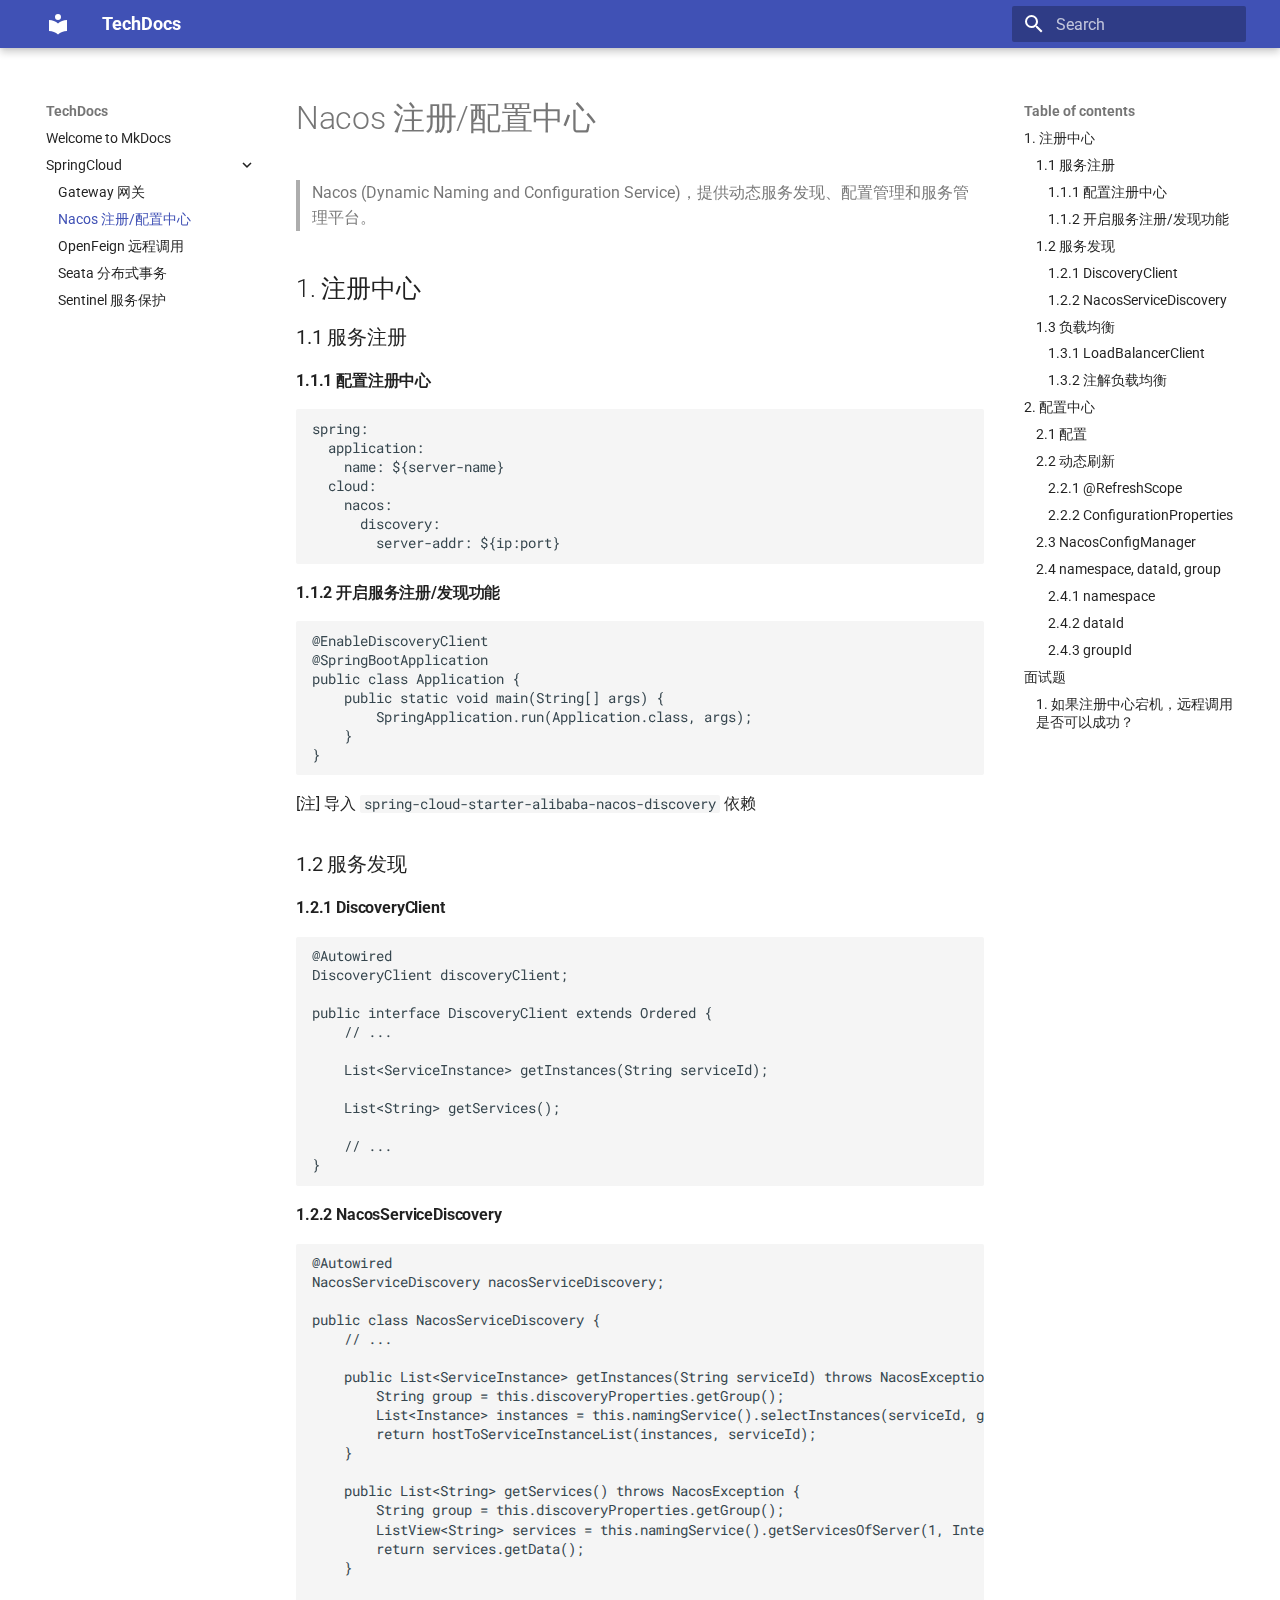
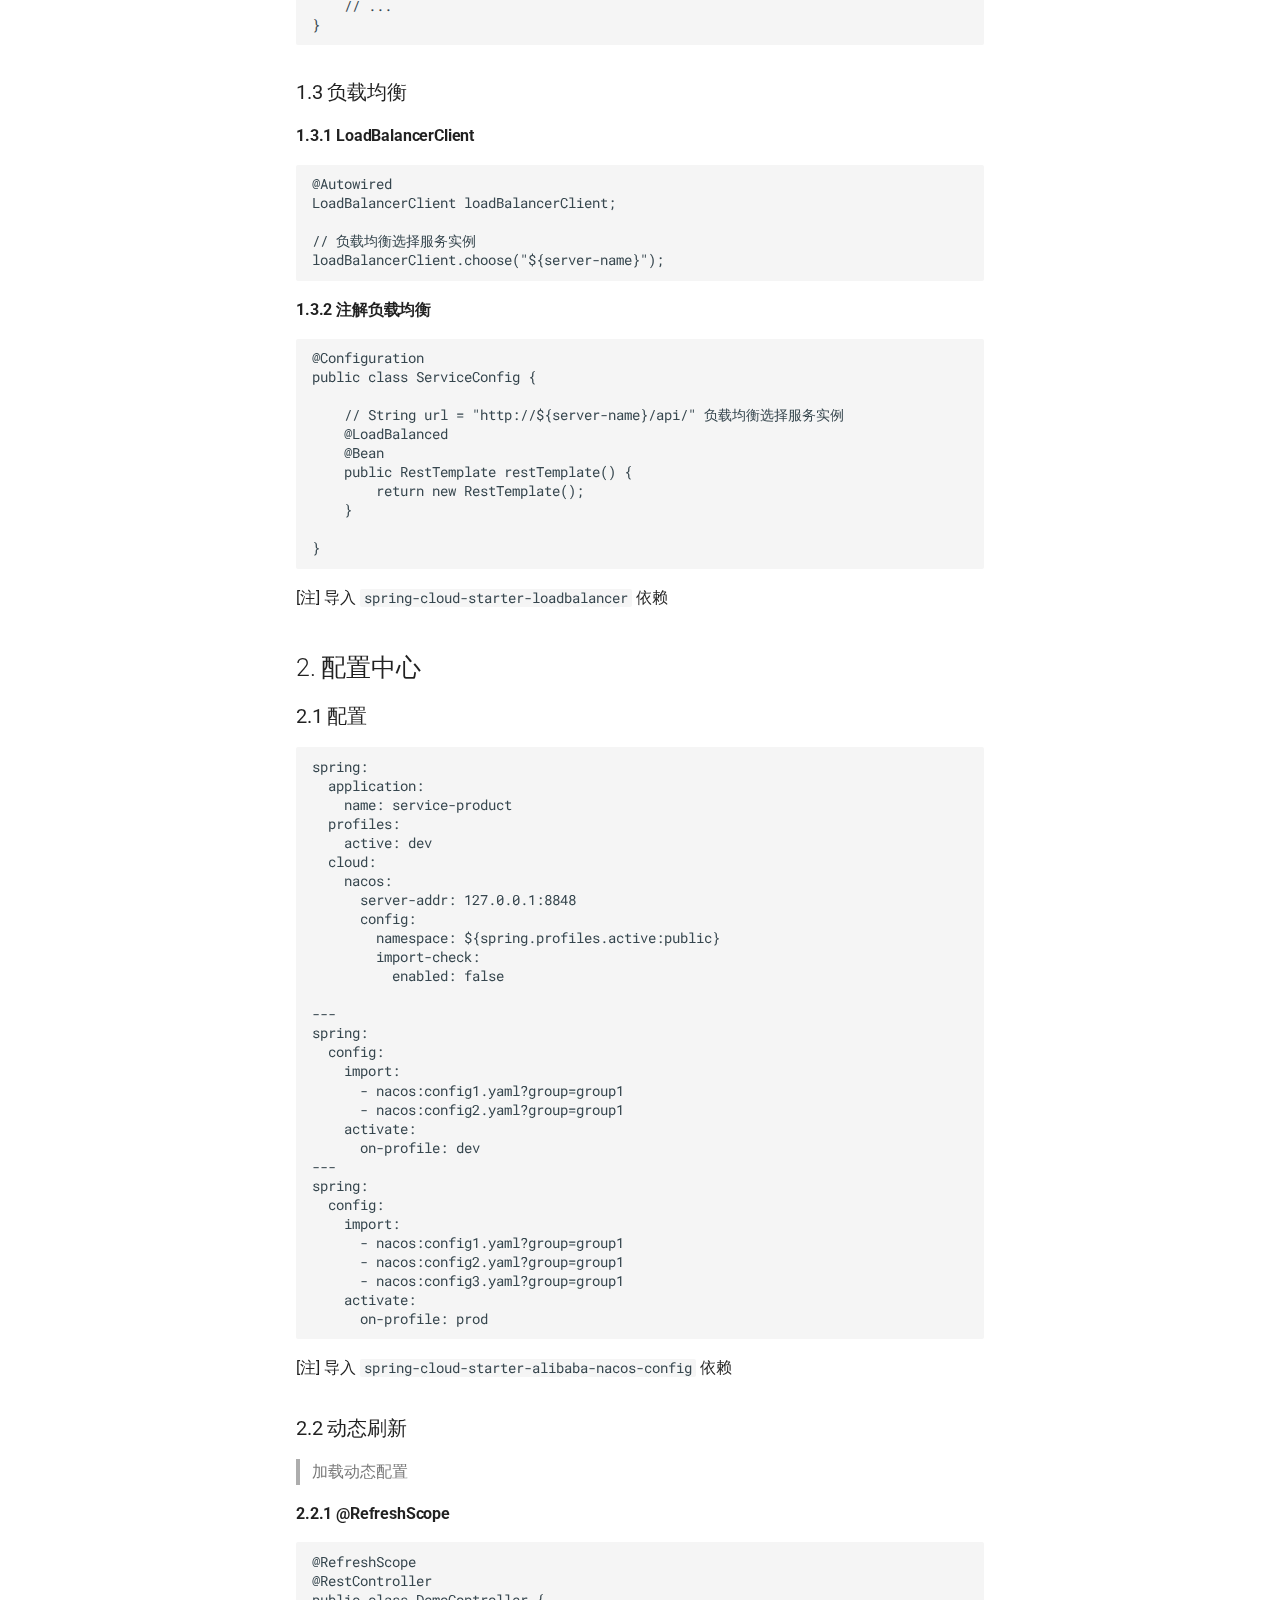
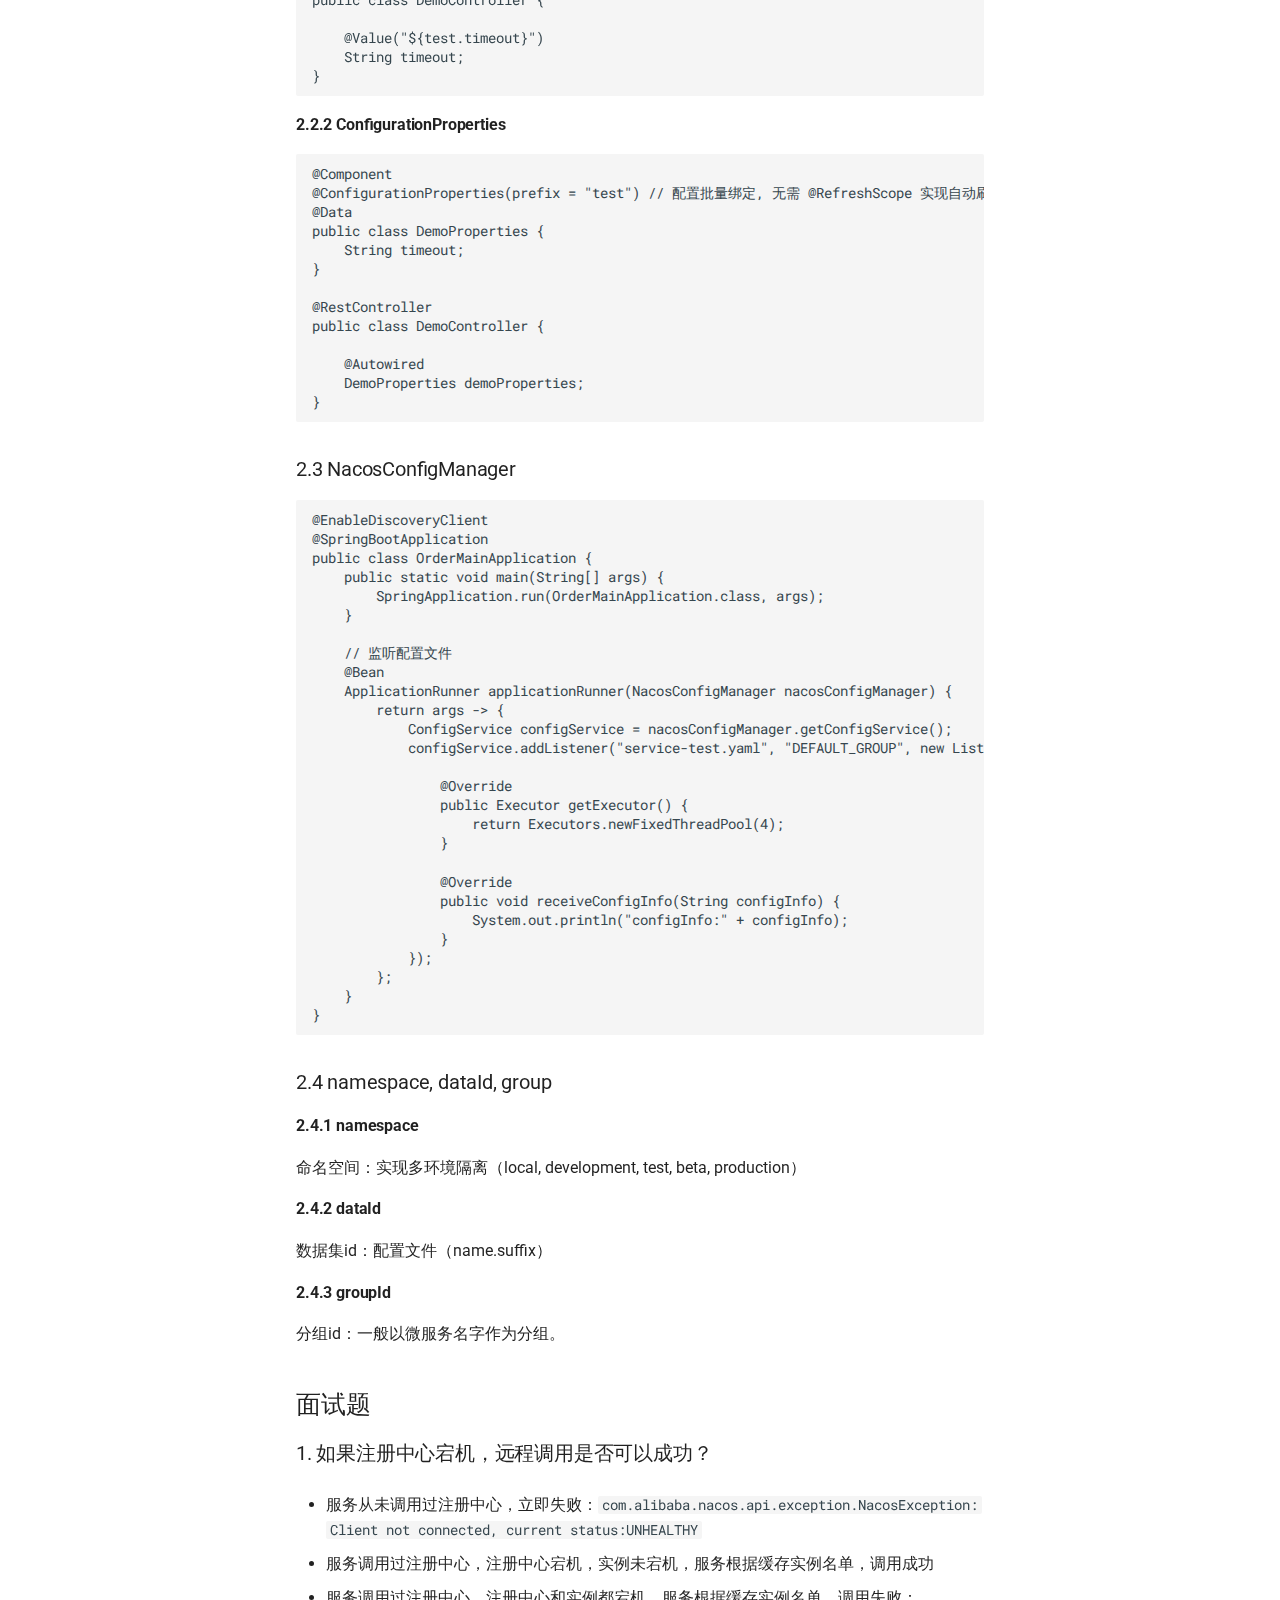
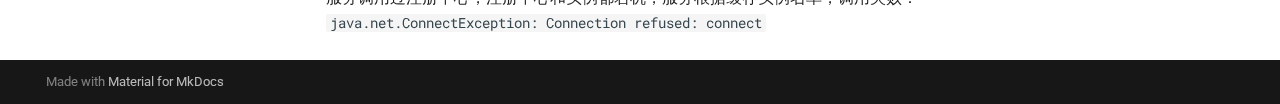
<file: SpringCloud/Nacos/index.html>
<!doctype html>
<html lang="en" class="no-js">
  <head>
    
      <meta charset="utf-8">
      <meta name="viewport" content="width=device-width,initial-scale=1">
      
      
      
      
        <link rel="prev" href="../Gateway/">
      
      
        <link rel="next" href="../OpenFeign/">
      
      
      <link rel="icon" href="../../assets/images/favicon.png">
      <meta name="generator" content="mkdocs-1.6.1, mkdocs-material-9.6.21">
    
    
      
        <title>Nacos 注册/配置中心 - TechDocs</title>
      
    
    
      <link rel="stylesheet" href="../../assets/stylesheets/main.2a3383ac.min.css">
      
      


    
    
      
    
    
      
        
        
        <link rel="preconnect" href="https://fonts.gstatic.com" crossorigin>
        <link rel="stylesheet" href="https://fonts.googleapis.com/css?family=Roboto:300,300i,400,400i,700,700i%7CRoboto+Mono:400,400i,700,700i&display=fallback">
        <style>:root{--md-text-font:"Roboto";--md-code-font:"Roboto Mono"}</style>
      
    
    
    <script>__md_scope=new URL("../..",location),__md_hash=e=>[...e].reduce(((e,_)=>(e<<5)-e+_.charCodeAt(0)),0),__md_get=(e,_=localStorage,t=__md_scope)=>JSON.parse(_.getItem(t.pathname+"."+e)),__md_set=(e,_,t=localStorage,a=__md_scope)=>{try{t.setItem(a.pathname+"."+e,JSON.stringify(_))}catch(e){}}</script>
    
      

    
    
    
  </head>
  
  
    <body dir="ltr">
  
    
    <input class="md-toggle" data-md-toggle="drawer" type="checkbox" id="__drawer" autocomplete="off">
    <input class="md-toggle" data-md-toggle="search" type="checkbox" id="__search" autocomplete="off">
    <label class="md-overlay" for="__drawer"></label>
    <div data-md-component="skip">
      
        
        <a href="#nacos" class="md-skip">
          Skip to content
        </a>
      
    </div>
    <div data-md-component="announce">
      
    </div>
    
    
      

  

<header class="md-header md-header--shadow" data-md-component="header">
  <nav class="md-header__inner md-grid" aria-label="Header">
    <a href="../.." title="TechDocs" class="md-header__button md-logo" aria-label="TechDocs" data-md-component="logo">
      
  
  <svg xmlns="http://www.w3.org/2000/svg" viewBox="0 0 24 24"><path d="M12 8a3 3 0 0 0 3-3 3 3 0 0 0-3-3 3 3 0 0 0-3 3 3 3 0 0 0 3 3m0 3.54C9.64 9.35 6.5 8 3 8v11c3.5 0 6.64 1.35 9 3.54 2.36-2.19 5.5-3.54 9-3.54V8c-3.5 0-6.64 1.35-9 3.54"/></svg>

    </a>
    <label class="md-header__button md-icon" for="__drawer">
      
      <svg xmlns="http://www.w3.org/2000/svg" viewBox="0 0 24 24"><path d="M3 6h18v2H3zm0 5h18v2H3zm0 5h18v2H3z"/></svg>
    </label>
    <div class="md-header__title" data-md-component="header-title">
      <div class="md-header__ellipsis">
        <div class="md-header__topic">
          <span class="md-ellipsis">
            TechDocs
          </span>
        </div>
        <div class="md-header__topic" data-md-component="header-topic">
          <span class="md-ellipsis">
            
              Nacos 注册/配置中心
            
          </span>
        </div>
      </div>
    </div>
    
    
      <script>var palette=__md_get("__palette");if(palette&&palette.color){if("(prefers-color-scheme)"===palette.color.media){var media=matchMedia("(prefers-color-scheme: light)"),input=document.querySelector(media.matches?"[data-md-color-media='(prefers-color-scheme: light)']":"[data-md-color-media='(prefers-color-scheme: dark)']");palette.color.media=input.getAttribute("data-md-color-media"),palette.color.scheme=input.getAttribute("data-md-color-scheme"),palette.color.primary=input.getAttribute("data-md-color-primary"),palette.color.accent=input.getAttribute("data-md-color-accent")}for(var[key,value]of Object.entries(palette.color))document.body.setAttribute("data-md-color-"+key,value)}</script>
    
    
    
      
      
        <label class="md-header__button md-icon" for="__search">
          
          <svg xmlns="http://www.w3.org/2000/svg" viewBox="0 0 24 24"><path d="M9.5 3A6.5 6.5 0 0 1 16 9.5c0 1.61-.59 3.09-1.56 4.23l.27.27h.79l5 5-1.5 1.5-5-5v-.79l-.27-.27A6.52 6.52 0 0 1 9.5 16 6.5 6.5 0 0 1 3 9.5 6.5 6.5 0 0 1 9.5 3m0 2C7 5 5 7 5 9.5S7 14 9.5 14 14 12 14 9.5 12 5 9.5 5"/></svg>
        </label>
        <div class="md-search" data-md-component="search" role="dialog">
  <label class="md-search__overlay" for="__search"></label>
  <div class="md-search__inner" role="search">
    <form class="md-search__form" name="search">
      <input type="text" class="md-search__input" name="query" aria-label="Search" placeholder="Search" autocapitalize="off" autocorrect="off" autocomplete="off" spellcheck="false" data-md-component="search-query" required>
      <label class="md-search__icon md-icon" for="__search">
        
        <svg xmlns="http://www.w3.org/2000/svg" viewBox="0 0 24 24"><path d="M9.5 3A6.5 6.5 0 0 1 16 9.5c0 1.61-.59 3.09-1.56 4.23l.27.27h.79l5 5-1.5 1.5-5-5v-.79l-.27-.27A6.52 6.52 0 0 1 9.5 16 6.5 6.5 0 0 1 3 9.5 6.5 6.5 0 0 1 9.5 3m0 2C7 5 5 7 5 9.5S7 14 9.5 14 14 12 14 9.5 12 5 9.5 5"/></svg>
        
        <svg xmlns="http://www.w3.org/2000/svg" viewBox="0 0 24 24"><path d="M20 11v2H8l5.5 5.5-1.42 1.42L4.16 12l7.92-7.92L13.5 5.5 8 11z"/></svg>
      </label>
      <nav class="md-search__options" aria-label="Search">
        
        <button type="reset" class="md-search__icon md-icon" title="Clear" aria-label="Clear" tabindex="-1">
          
          <svg xmlns="http://www.w3.org/2000/svg" viewBox="0 0 24 24"><path d="M19 6.41 17.59 5 12 10.59 6.41 5 5 6.41 10.59 12 5 17.59 6.41 19 12 13.41 17.59 19 19 17.59 13.41 12z"/></svg>
        </button>
      </nav>
      
    </form>
    <div class="md-search__output">
      <div class="md-search__scrollwrap" tabindex="0" data-md-scrollfix>
        <div class="md-search-result" data-md-component="search-result">
          <div class="md-search-result__meta">
            Initializing search
          </div>
          <ol class="md-search-result__list" role="presentation"></ol>
        </div>
      </div>
    </div>
  </div>
</div>
      
    
    
  </nav>
  
</header>
    
    <div class="md-container" data-md-component="container">
      
      
        
          
        
      
      <main class="md-main" data-md-component="main">
        <div class="md-main__inner md-grid">
          
            
              
              <div class="md-sidebar md-sidebar--primary" data-md-component="sidebar" data-md-type="navigation" >
                <div class="md-sidebar__scrollwrap">
                  <div class="md-sidebar__inner">
                    



<nav class="md-nav md-nav--primary" aria-label="Navigation" data-md-level="0">
  <label class="md-nav__title" for="__drawer">
    <a href="../.." title="TechDocs" class="md-nav__button md-logo" aria-label="TechDocs" data-md-component="logo">
      
  
  <svg xmlns="http://www.w3.org/2000/svg" viewBox="0 0 24 24"><path d="M12 8a3 3 0 0 0 3-3 3 3 0 0 0-3-3 3 3 0 0 0-3 3 3 3 0 0 0 3 3m0 3.54C9.64 9.35 6.5 8 3 8v11c3.5 0 6.64 1.35 9 3.54 2.36-2.19 5.5-3.54 9-3.54V8c-3.5 0-6.64 1.35-9 3.54"/></svg>

    </a>
    TechDocs
  </label>
  
  <ul class="md-nav__list" data-md-scrollfix>
    
      
      
  
  
  
  
    <li class="md-nav__item">
      <a href="../.." class="md-nav__link">
        
  
  
  <span class="md-ellipsis">
    Welcome to MkDocs
    
  </span>
  

      </a>
    </li>
  

    
      
      
  
  
    
  
  
  
    
    
    
    
    
    <li class="md-nav__item md-nav__item--active md-nav__item--nested">
      
        
        
        <input class="md-nav__toggle md-toggle " type="checkbox" id="__nav_2" checked>
        
          
          <label class="md-nav__link" for="__nav_2" id="__nav_2_label" tabindex="0">
            
  
  
  <span class="md-ellipsis">
    SpringCloud
    
  </span>
  

            <span class="md-nav__icon md-icon"></span>
          </label>
        
        <nav class="md-nav" data-md-level="1" aria-labelledby="__nav_2_label" aria-expanded="true">
          <label class="md-nav__title" for="__nav_2">
            <span class="md-nav__icon md-icon"></span>
            SpringCloud
          </label>
          <ul class="md-nav__list" data-md-scrollfix>
            
              
                
  
  
  
  
    <li class="md-nav__item">
      <a href="../Gateway/" class="md-nav__link">
        
  
  
  <span class="md-ellipsis">
    Gateway 网关
    
  </span>
  

      </a>
    </li>
  

              
            
              
                
  
  
    
  
  
  
    <li class="md-nav__item md-nav__item--active">
      
      <input class="md-nav__toggle md-toggle" type="checkbox" id="__toc">
      
      
        
      
      
        <label class="md-nav__link md-nav__link--active" for="__toc">
          
  
  
  <span class="md-ellipsis">
    Nacos 注册/配置中心
    
  </span>
  

          <span class="md-nav__icon md-icon"></span>
        </label>
      
      <a href="./" class="md-nav__link md-nav__link--active">
        
  
  
  <span class="md-ellipsis">
    Nacos 注册/配置中心
    
  </span>
  

      </a>
      
        

<nav class="md-nav md-nav--secondary" aria-label="Table of contents">
  
  
  
    
  
  
    <label class="md-nav__title" for="__toc">
      <span class="md-nav__icon md-icon"></span>
      Table of contents
    </label>
    <ul class="md-nav__list" data-md-component="toc" data-md-scrollfix>
      
        <li class="md-nav__item">
  <a href="#1" class="md-nav__link">
    <span class="md-ellipsis">
      1. 注册中心
    </span>
  </a>
  
    <nav class="md-nav" aria-label="1. 注册中心">
      <ul class="md-nav__list">
        
          <li class="md-nav__item">
  <a href="#11" class="md-nav__link">
    <span class="md-ellipsis">
      1.1 服务注册
    </span>
  </a>
  
    <nav class="md-nav" aria-label="1.1 服务注册">
      <ul class="md-nav__list">
        
          <li class="md-nav__item">
  <a href="#111" class="md-nav__link">
    <span class="md-ellipsis">
      1.1.1 配置注册中心
    </span>
  </a>
  
</li>
        
          <li class="md-nav__item">
  <a href="#112" class="md-nav__link">
    <span class="md-ellipsis">
      1.1.2 开启服务注册/发现功能
    </span>
  </a>
  
</li>
        
      </ul>
    </nav>
  
</li>
        
          <li class="md-nav__item">
  <a href="#12" class="md-nav__link">
    <span class="md-ellipsis">
      1.2 服务发现
    </span>
  </a>
  
    <nav class="md-nav" aria-label="1.2 服务发现">
      <ul class="md-nav__list">
        
          <li class="md-nav__item">
  <a href="#121-discoveryclient" class="md-nav__link">
    <span class="md-ellipsis">
      1.2.1 DiscoveryClient
    </span>
  </a>
  
</li>
        
          <li class="md-nav__item">
  <a href="#122-nacosservicediscovery" class="md-nav__link">
    <span class="md-ellipsis">
      1.2.2 NacosServiceDiscovery
    </span>
  </a>
  
</li>
        
      </ul>
    </nav>
  
</li>
        
          <li class="md-nav__item">
  <a href="#13" class="md-nav__link">
    <span class="md-ellipsis">
      1.3 负载均衡
    </span>
  </a>
  
    <nav class="md-nav" aria-label="1.3 负载均衡">
      <ul class="md-nav__list">
        
          <li class="md-nav__item">
  <a href="#131-loadbalancerclient" class="md-nav__link">
    <span class="md-ellipsis">
      1.3.1 LoadBalancerClient
    </span>
  </a>
  
</li>
        
          <li class="md-nav__item">
  <a href="#132" class="md-nav__link">
    <span class="md-ellipsis">
      1.3.2 注解负载均衡
    </span>
  </a>
  
</li>
        
      </ul>
    </nav>
  
</li>
        
      </ul>
    </nav>
  
</li>
      
        <li class="md-nav__item">
  <a href="#2" class="md-nav__link">
    <span class="md-ellipsis">
      2. 配置中心
    </span>
  </a>
  
    <nav class="md-nav" aria-label="2. 配置中心">
      <ul class="md-nav__list">
        
          <li class="md-nav__item">
  <a href="#21" class="md-nav__link">
    <span class="md-ellipsis">
      2.1 配置
    </span>
  </a>
  
</li>
        
          <li class="md-nav__item">
  <a href="#22" class="md-nav__link">
    <span class="md-ellipsis">
      2.2 动态刷新
    </span>
  </a>
  
    <nav class="md-nav" aria-label="2.2 动态刷新">
      <ul class="md-nav__list">
        
          <li class="md-nav__item">
  <a href="#221-refreshscope" class="md-nav__link">
    <span class="md-ellipsis">
      2.2.1 @RefreshScope
    </span>
  </a>
  
</li>
        
          <li class="md-nav__item">
  <a href="#222-configurationproperties" class="md-nav__link">
    <span class="md-ellipsis">
      2.2.2 ConfigurationProperties
    </span>
  </a>
  
</li>
        
      </ul>
    </nav>
  
</li>
        
          <li class="md-nav__item">
  <a href="#23-nacosconfigmanager" class="md-nav__link">
    <span class="md-ellipsis">
      2.3 NacosConfigManager
    </span>
  </a>
  
</li>
        
          <li class="md-nav__item">
  <a href="#24-namespace-dataid-group" class="md-nav__link">
    <span class="md-ellipsis">
      2.4 namespace, dataId, group
    </span>
  </a>
  
    <nav class="md-nav" aria-label="2.4 namespace, dataId, group">
      <ul class="md-nav__list">
        
          <li class="md-nav__item">
  <a href="#241-namespace" class="md-nav__link">
    <span class="md-ellipsis">
      2.4.1 namespace
    </span>
  </a>
  
</li>
        
          <li class="md-nav__item">
  <a href="#242-dataid" class="md-nav__link">
    <span class="md-ellipsis">
      2.4.2 dataId
    </span>
  </a>
  
</li>
        
          <li class="md-nav__item">
  <a href="#243-groupid" class="md-nav__link">
    <span class="md-ellipsis">
      2.4.3 groupId
    </span>
  </a>
  
</li>
        
      </ul>
    </nav>
  
</li>
        
      </ul>
    </nav>
  
</li>
      
        <li class="md-nav__item">
  <a href="#_1" class="md-nav__link">
    <span class="md-ellipsis">
      面试题
    </span>
  </a>
  
    <nav class="md-nav" aria-label="面试题">
      <ul class="md-nav__list">
        
          <li class="md-nav__item">
  <a href="#1_1" class="md-nav__link">
    <span class="md-ellipsis">
      1. 如果注册中心宕机，远程调用是否可以成功？
    </span>
  </a>
  
</li>
        
      </ul>
    </nav>
  
</li>
      
    </ul>
  
</nav>
      
    </li>
  

              
            
              
                
  
  
  
  
    <li class="md-nav__item">
      <a href="../OpenFeign/" class="md-nav__link">
        
  
  
  <span class="md-ellipsis">
    OpenFeign 远程调用
    
  </span>
  

      </a>
    </li>
  

              
            
              
                
  
  
  
  
    <li class="md-nav__item">
      <a href="../Seata/" class="md-nav__link">
        
  
  
  <span class="md-ellipsis">
    Seata 分布式事务
    
  </span>
  

      </a>
    </li>
  

              
            
              
                
  
  
  
  
    <li class="md-nav__item">
      <a href="../Sentinel/" class="md-nav__link">
        
  
  
  <span class="md-ellipsis">
    Sentinel 服务保护
    
  </span>
  

      </a>
    </li>
  

              
            
          </ul>
        </nav>
      
    </li>
  

    
  </ul>
</nav>
                  </div>
                </div>
              </div>
            
            
              
              <div class="md-sidebar md-sidebar--secondary" data-md-component="sidebar" data-md-type="toc" >
                <div class="md-sidebar__scrollwrap">
                  <div class="md-sidebar__inner">
                    

<nav class="md-nav md-nav--secondary" aria-label="Table of contents">
  
  
  
    
  
  
    <label class="md-nav__title" for="__toc">
      <span class="md-nav__icon md-icon"></span>
      Table of contents
    </label>
    <ul class="md-nav__list" data-md-component="toc" data-md-scrollfix>
      
        <li class="md-nav__item">
  <a href="#1" class="md-nav__link">
    <span class="md-ellipsis">
      1. 注册中心
    </span>
  </a>
  
    <nav class="md-nav" aria-label="1. 注册中心">
      <ul class="md-nav__list">
        
          <li class="md-nav__item">
  <a href="#11" class="md-nav__link">
    <span class="md-ellipsis">
      1.1 服务注册
    </span>
  </a>
  
    <nav class="md-nav" aria-label="1.1 服务注册">
      <ul class="md-nav__list">
        
          <li class="md-nav__item">
  <a href="#111" class="md-nav__link">
    <span class="md-ellipsis">
      1.1.1 配置注册中心
    </span>
  </a>
  
</li>
        
          <li class="md-nav__item">
  <a href="#112" class="md-nav__link">
    <span class="md-ellipsis">
      1.1.2 开启服务注册/发现功能
    </span>
  </a>
  
</li>
        
      </ul>
    </nav>
  
</li>
        
          <li class="md-nav__item">
  <a href="#12" class="md-nav__link">
    <span class="md-ellipsis">
      1.2 服务发现
    </span>
  </a>
  
    <nav class="md-nav" aria-label="1.2 服务发现">
      <ul class="md-nav__list">
        
          <li class="md-nav__item">
  <a href="#121-discoveryclient" class="md-nav__link">
    <span class="md-ellipsis">
      1.2.1 DiscoveryClient
    </span>
  </a>
  
</li>
        
          <li class="md-nav__item">
  <a href="#122-nacosservicediscovery" class="md-nav__link">
    <span class="md-ellipsis">
      1.2.2 NacosServiceDiscovery
    </span>
  </a>
  
</li>
        
      </ul>
    </nav>
  
</li>
        
          <li class="md-nav__item">
  <a href="#13" class="md-nav__link">
    <span class="md-ellipsis">
      1.3 负载均衡
    </span>
  </a>
  
    <nav class="md-nav" aria-label="1.3 负载均衡">
      <ul class="md-nav__list">
        
          <li class="md-nav__item">
  <a href="#131-loadbalancerclient" class="md-nav__link">
    <span class="md-ellipsis">
      1.3.1 LoadBalancerClient
    </span>
  </a>
  
</li>
        
          <li class="md-nav__item">
  <a href="#132" class="md-nav__link">
    <span class="md-ellipsis">
      1.3.2 注解负载均衡
    </span>
  </a>
  
</li>
        
      </ul>
    </nav>
  
</li>
        
      </ul>
    </nav>
  
</li>
      
        <li class="md-nav__item">
  <a href="#2" class="md-nav__link">
    <span class="md-ellipsis">
      2. 配置中心
    </span>
  </a>
  
    <nav class="md-nav" aria-label="2. 配置中心">
      <ul class="md-nav__list">
        
          <li class="md-nav__item">
  <a href="#21" class="md-nav__link">
    <span class="md-ellipsis">
      2.1 配置
    </span>
  </a>
  
</li>
        
          <li class="md-nav__item">
  <a href="#22" class="md-nav__link">
    <span class="md-ellipsis">
      2.2 动态刷新
    </span>
  </a>
  
    <nav class="md-nav" aria-label="2.2 动态刷新">
      <ul class="md-nav__list">
        
          <li class="md-nav__item">
  <a href="#221-refreshscope" class="md-nav__link">
    <span class="md-ellipsis">
      2.2.1 @RefreshScope
    </span>
  </a>
  
</li>
        
          <li class="md-nav__item">
  <a href="#222-configurationproperties" class="md-nav__link">
    <span class="md-ellipsis">
      2.2.2 ConfigurationProperties
    </span>
  </a>
  
</li>
        
      </ul>
    </nav>
  
</li>
        
          <li class="md-nav__item">
  <a href="#23-nacosconfigmanager" class="md-nav__link">
    <span class="md-ellipsis">
      2.3 NacosConfigManager
    </span>
  </a>
  
</li>
        
          <li class="md-nav__item">
  <a href="#24-namespace-dataid-group" class="md-nav__link">
    <span class="md-ellipsis">
      2.4 namespace, dataId, group
    </span>
  </a>
  
    <nav class="md-nav" aria-label="2.4 namespace, dataId, group">
      <ul class="md-nav__list">
        
          <li class="md-nav__item">
  <a href="#241-namespace" class="md-nav__link">
    <span class="md-ellipsis">
      2.4.1 namespace
    </span>
  </a>
  
</li>
        
          <li class="md-nav__item">
  <a href="#242-dataid" class="md-nav__link">
    <span class="md-ellipsis">
      2.4.2 dataId
    </span>
  </a>
  
</li>
        
          <li class="md-nav__item">
  <a href="#243-groupid" class="md-nav__link">
    <span class="md-ellipsis">
      2.4.3 groupId
    </span>
  </a>
  
</li>
        
      </ul>
    </nav>
  
</li>
        
      </ul>
    </nav>
  
</li>
      
        <li class="md-nav__item">
  <a href="#_1" class="md-nav__link">
    <span class="md-ellipsis">
      面试题
    </span>
  </a>
  
    <nav class="md-nav" aria-label="面试题">
      <ul class="md-nav__list">
        
          <li class="md-nav__item">
  <a href="#1_1" class="md-nav__link">
    <span class="md-ellipsis">
      1. 如果注册中心宕机，远程调用是否可以成功？
    </span>
  </a>
  
</li>
        
      </ul>
    </nav>
  
</li>
      
    </ul>
  
</nav>
                  </div>
                </div>
              </div>
            
          
          
            <div class="md-content" data-md-component="content">
              <article class="md-content__inner md-typeset">
                
                  



<h1 id="nacos">Nacos 注册/配置中心</h1>
<blockquote>
<p>Nacos (Dynamic Naming and Configuration Service)，提供动态服务发现、配置管理和服务管理平台。</p>
</blockquote>
<h2 id="1">1. 注册中心</h2>
<h3 id="11">1.1 服务注册</h3>
<h4 id="111">1.1.1 配置注册中心</h4>
<pre><code class="language-yaml">spring:
  application:
    name: ${server-name}
  cloud:
    nacos:
      discovery:
        server-addr: ${ip:port}
</code></pre>
<h4 id="112">1.1.2 开启服务注册/发现功能</h4>
<pre><code class="language-java">@EnableDiscoveryClient
@SpringBootApplication
public class Application {
    public static void main(String[] args) {
        SpringApplication.run(Application.class, args);
    }
}
</code></pre>
<p>[注] 导入 <code>spring-cloud-starter-alibaba-nacos-discovery</code> 依赖</p>
<h3 id="12">1.2 服务发现</h3>
<h4 id="121-discoveryclient">1.2.1 DiscoveryClient</h4>
<pre><code class="language-java">@Autowired
DiscoveryClient discoveryClient;

public interface DiscoveryClient extends Ordered {
    // ...

    List&lt;ServiceInstance&gt; getInstances(String serviceId);

    List&lt;String&gt; getServices();

    // ...
}
</code></pre>
<h4 id="122-nacosservicediscovery">1.2.2 NacosServiceDiscovery</h4>
<pre><code class="language-java">@Autowired
NacosServiceDiscovery nacosServiceDiscovery;

public class NacosServiceDiscovery {
    // ...

    public List&lt;ServiceInstance&gt; getInstances(String serviceId) throws NacosException {
        String group = this.discoveryProperties.getGroup();
        List&lt;Instance&gt; instances = this.namingService().selectInstances(serviceId, group, true);
        return hostToServiceInstanceList(instances, serviceId);
    }

    public List&lt;String&gt; getServices() throws NacosException {
        String group = this.discoveryProperties.getGroup();
        ListView&lt;String&gt; services = this.namingService().getServicesOfServer(1, Integer.MAX_VALUE, group);
        return services.getData();
    }

    // ...
}
</code></pre>
<h3 id="13">1.3 负载均衡</h3>
<h4 id="131-loadbalancerclient">1.3.1 LoadBalancerClient</h4>
<pre><code class="language-java">@Autowired
LoadBalancerClient loadBalancerClient;

// 负载均衡选择服务实例
loadBalancerClient.choose(&quot;${server-name}&quot;);
</code></pre>
<h4 id="132">1.3.2 注解负载均衡</h4>
<pre><code class="language-java">@Configuration
public class ServiceConfig {

    // String url = &quot;http://${server-name}/api/&quot; 负载均衡选择服务实例
    @LoadBalanced
    @Bean
    public RestTemplate restTemplate() {
        return new RestTemplate();
    }

}
</code></pre>
<p>[注] 导入 <code>spring-cloud-starter-loadbalancer</code> 依赖</p>
<h2 id="2">2. 配置中心</h2>
<h3 id="21">2.1 配置</h3>
<pre><code class="language-yaml">spring:
  application:
    name: service-product
  profiles:
    active: dev
  cloud:
    nacos:
      server-addr: 127.0.0.1:8848
      config:
        namespace: ${spring.profiles.active:public}
        import-check:
          enabled: false

---
spring:
  config:
    import:
      - nacos:config1.yaml?group=group1
      - nacos:config2.yaml?group=group1
    activate:
      on-profile: dev
---
spring:
  config:
    import:
      - nacos:config1.yaml?group=group1
      - nacos:config2.yaml?group=group1
      - nacos:config3.yaml?group=group1
    activate:
      on-profile: prod
</code></pre>
<p>[注] 导入 <code>spring-cloud-starter-alibaba-nacos-config</code> 依赖</p>
<h3 id="22">2.2 动态刷新</h3>
<blockquote>
<p>加载动态配置</p>
</blockquote>
<h4 id="221-refreshscope">2.2.1 @RefreshScope</h4>
<pre><code class="language-java">@RefreshScope
@RestController
public class DemoController {

    @Value(&quot;${test.timeout}&quot;)
    String timeout;
}
</code></pre>
<h4 id="222-configurationproperties">2.2.2 ConfigurationProperties</h4>
<pre><code class="language-java">@Component
@ConfigurationProperties(prefix = &quot;test&quot;) // 配置批量绑定, ⽆需 @RefreshScope 实现⾃动刷新
@Data
public class DemoProperties {
    String timeout;
}

@RestController
public class DemoController {

    @Autowired
    DemoProperties demoProperties;
}
</code></pre>
<h3 id="23-nacosconfigmanager">2.3 NacosConfigManager</h3>
<pre><code class="language-java">@EnableDiscoveryClient
@SpringBootApplication
public class OrderMainApplication {
    public static void main(String[] args) {
        SpringApplication.run(OrderMainApplication.class, args);
    }

    // 监听配置文件
    @Bean
    ApplicationRunner applicationRunner(NacosConfigManager nacosConfigManager) {
        return args -&gt; {
            ConfigService configService = nacosConfigManager.getConfigService();
            configService.addListener(&quot;service-test.yaml&quot;, &quot;DEFAULT_GROUP&quot;, new Listener() {

                @Override
                public Executor getExecutor() {
                    return Executors.newFixedThreadPool(4);
                }

                @Override
                public void receiveConfigInfo(String configInfo) {
                    System.out.println(&quot;configInfo:&quot; + configInfo);
                }
            });
        };
    }
}
</code></pre>
<h3 id="24-namespace-dataid-group">2.4 namespace, dataId, group</h3>
<h4 id="241-namespace">2.4.1 namespace</h4>
<p>命名空间：实现多环境隔离（local, development, test, beta, production）</p>
<h4 id="242-dataid">2.4.2 dataId</h4>
<p>数据集id：配置文件（name.suffix）</p>
<h4 id="243-groupid">2.4.3 groupId</h4>
<p>分组id：一般以微服务名字作为分组。</p>
<h2 id="_1">面试题</h2>
<h3 id="1_1">1. 如果注册中心宕机，远程调用是否可以成功？</h3>
<ul>
<li>
<p>服务从未调用过注册中心，立即失败：<code>com.alibaba.nacos.api.exception.NacosException: Client not connected, current status:UNHEALTHY</code></p>
</li>
<li>
<p>服务调用过注册中心，注册中心宕机，实例未宕机，服务根据缓存实例名单，调用成功</p>
</li>
<li>服务调用过注册中心，注册中心和实例都宕机，服务根据缓存实例名单，调用失败：<code>java.net.ConnectException: Connection refused: connect</code></li>
</ul>












                
              </article>
            </div>
          
          
<script>var target=document.getElementById(location.hash.slice(1));target&&target.name&&(target.checked=target.name.startsWith("__tabbed_"))</script>
        </div>
        
      </main>
      
        <footer class="md-footer">
  
  <div class="md-footer-meta md-typeset">
    <div class="md-footer-meta__inner md-grid">
      <div class="md-copyright">
  
  
    Made with
    <a href="https://squidfunk.github.io/mkdocs-material/" target="_blank" rel="noopener">
      Material for MkDocs
    </a>
  
</div>
      
    </div>
  </div>
</footer>
      
    </div>
    <div class="md-dialog" data-md-component="dialog">
      <div class="md-dialog__inner md-typeset"></div>
    </div>
    
    
    
      
      <script id="__config" type="application/json">{"base": "../..", "features": [], "search": "../../assets/javascripts/workers/search.973d3a69.min.js", "tags": null, "translations": {"clipboard.copied": "Copied to clipboard", "clipboard.copy": "Copy to clipboard", "search.result.more.one": "1 more on this page", "search.result.more.other": "# more on this page", "search.result.none": "No matching documents", "search.result.one": "1 matching document", "search.result.other": "# matching documents", "search.result.placeholder": "Type to start searching", "search.result.term.missing": "Missing", "select.version": "Select version"}, "version": null}</script>
    
    
      <script src="../../assets/javascripts/bundle.f55a23d4.min.js"></script>
      
    
  </body>
</html>
</file>
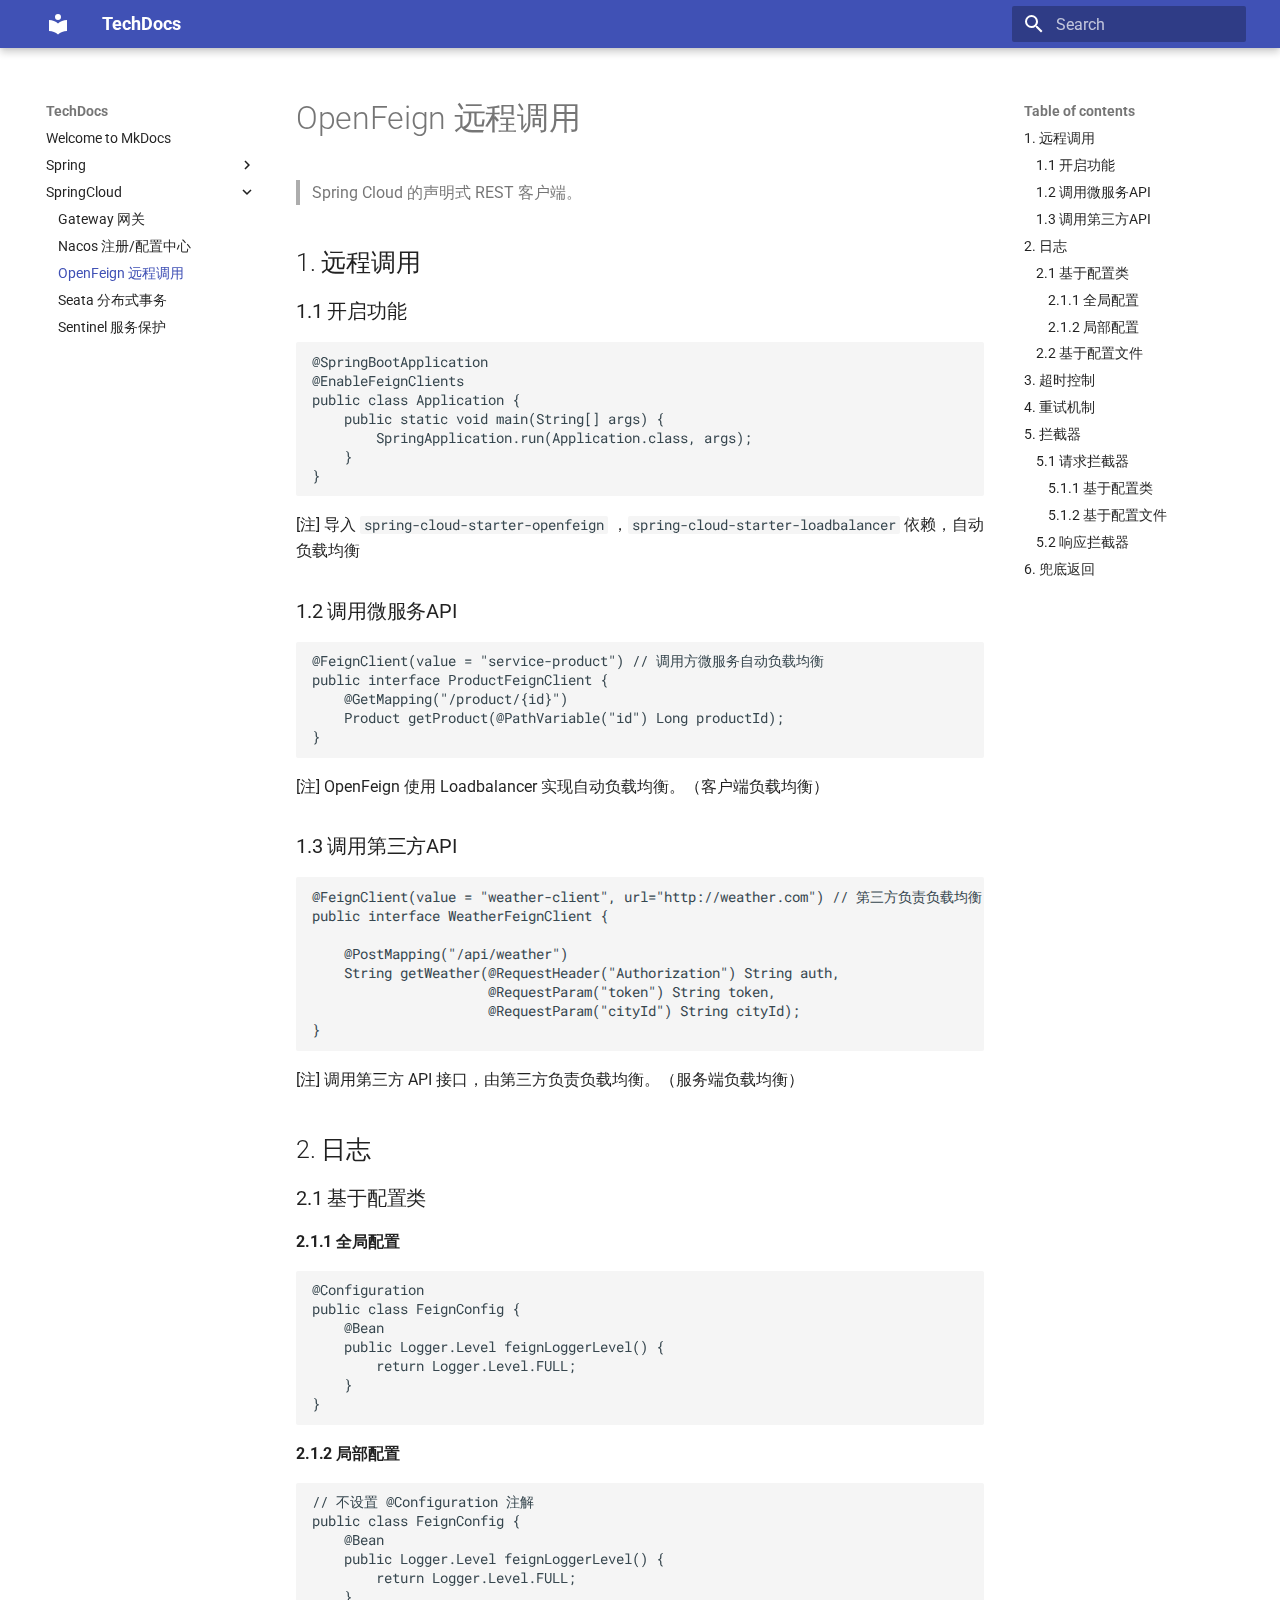
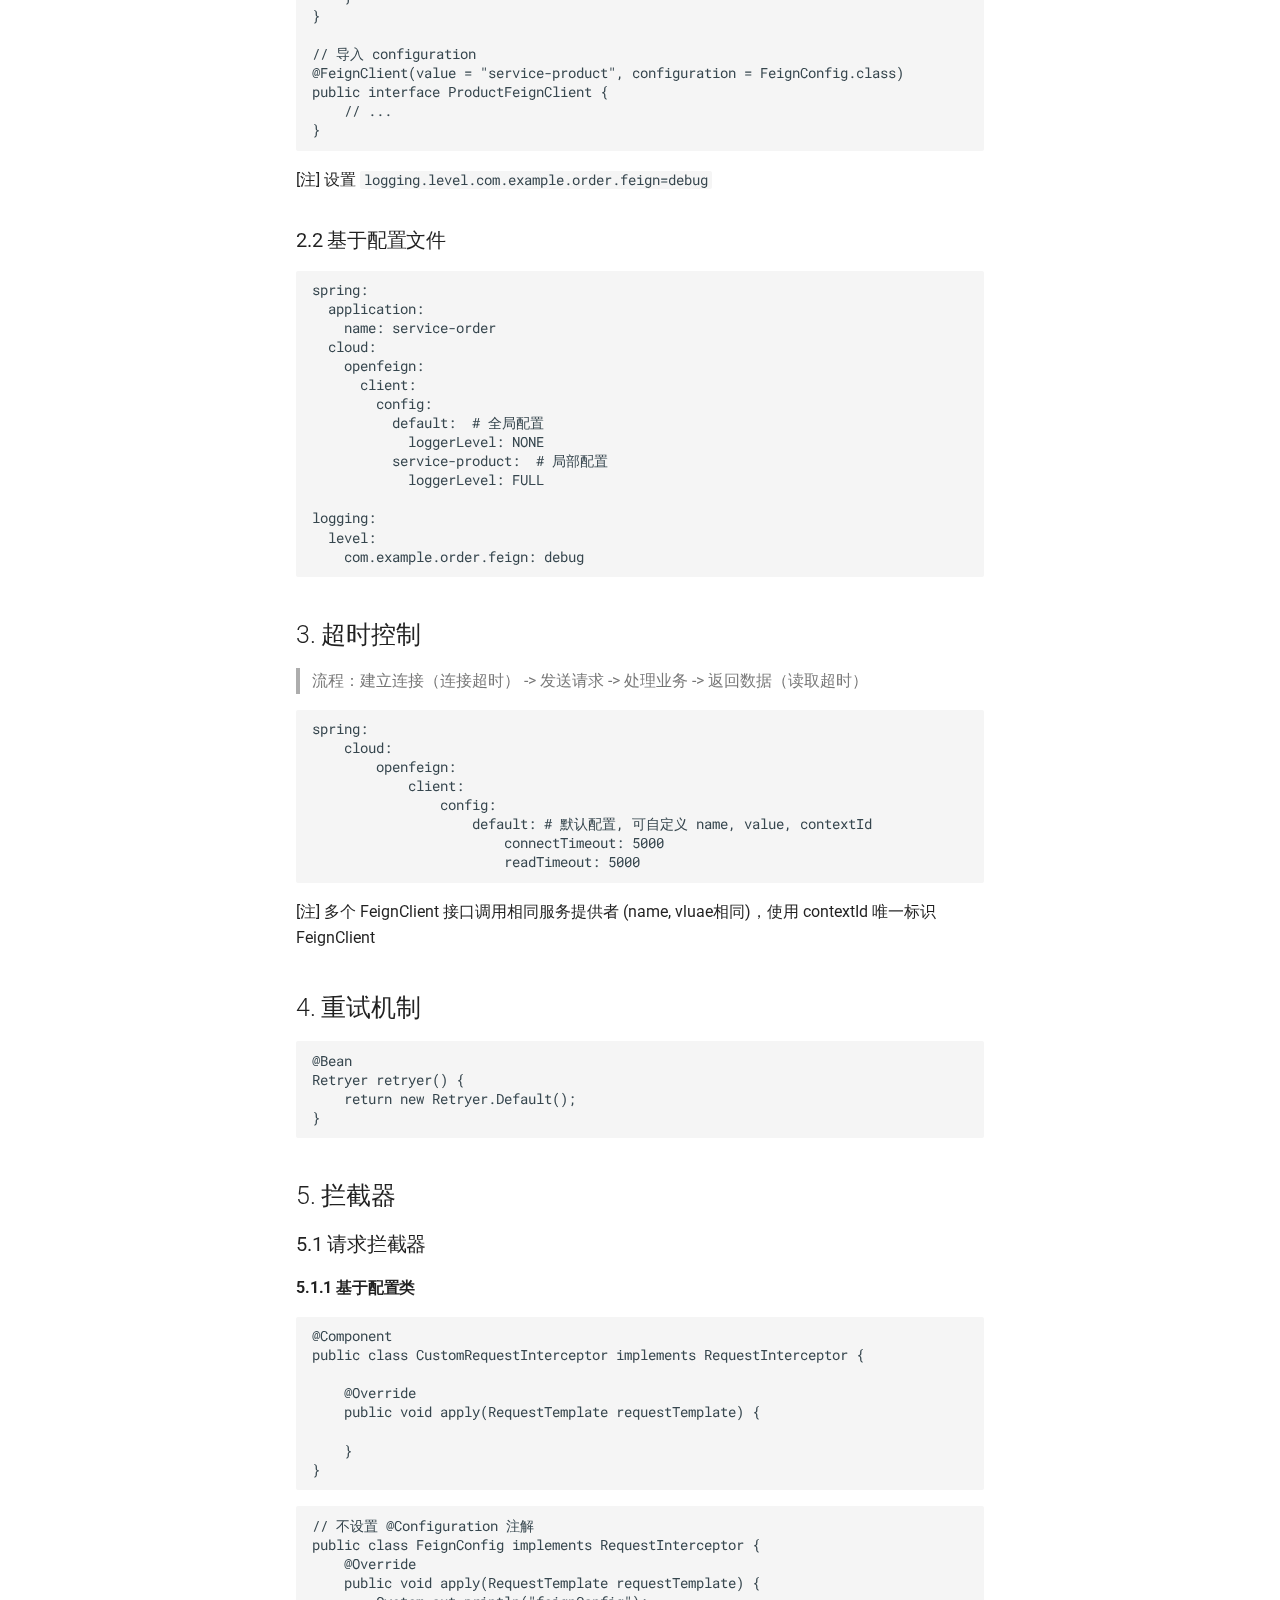
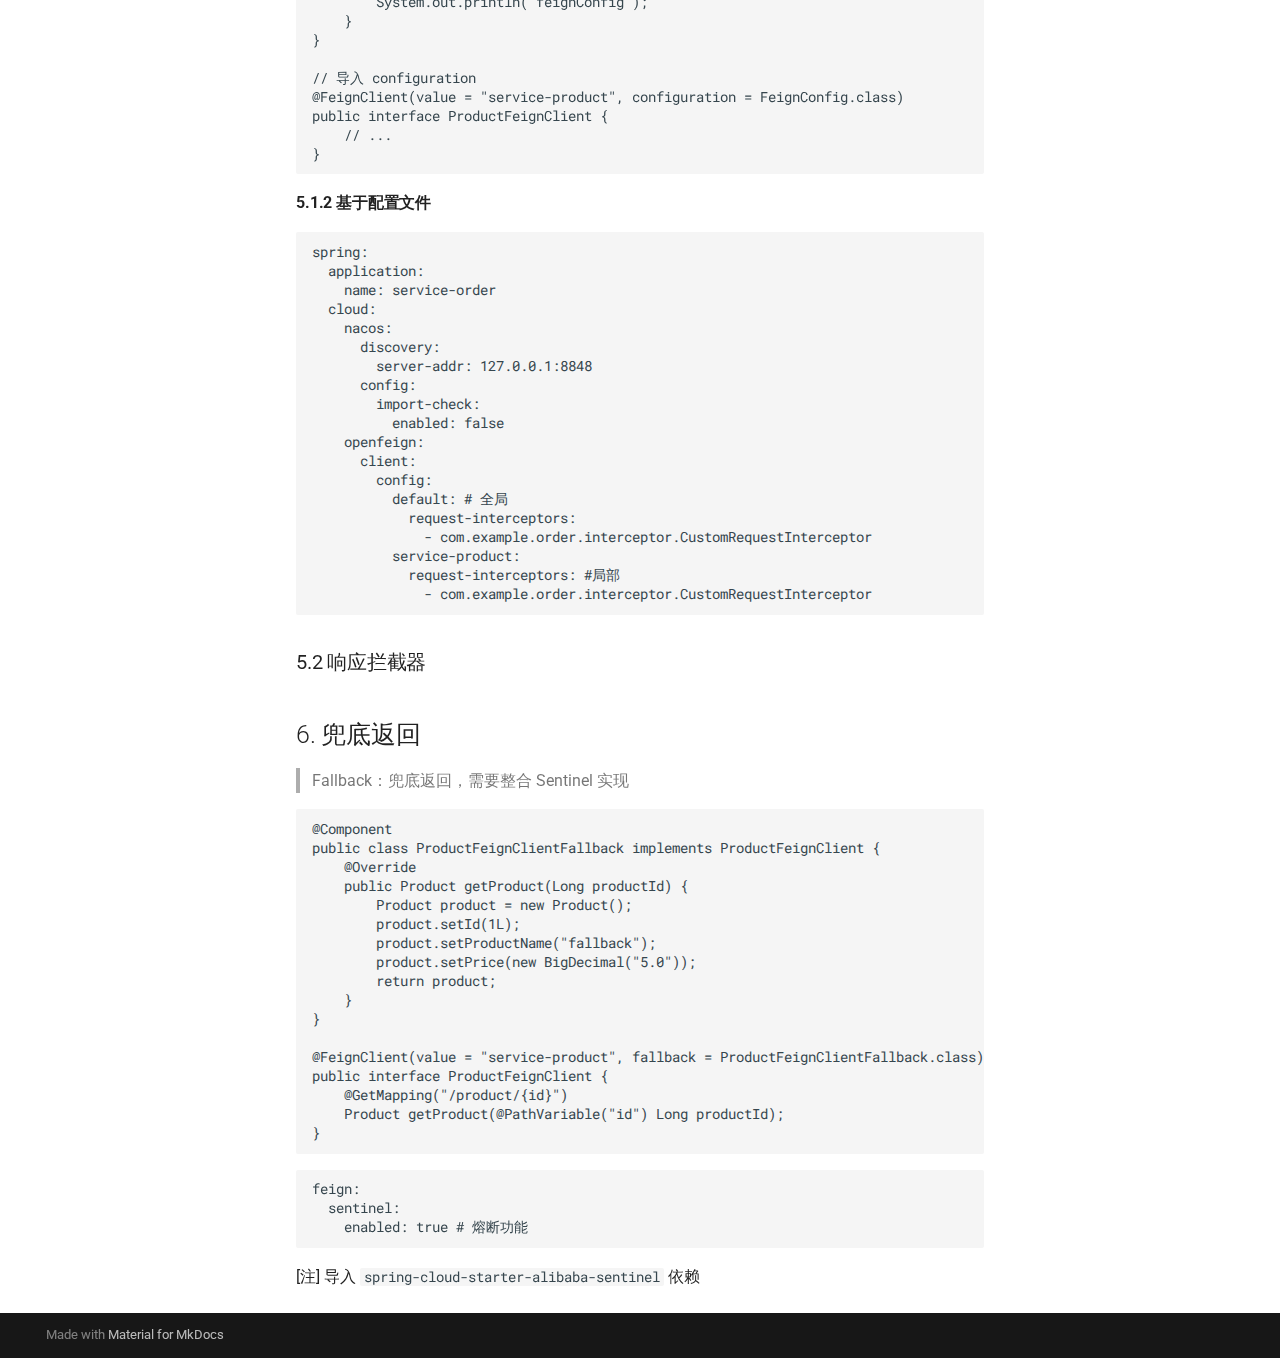
<file: SpringCloud/OpenFeign/index.html>
<!doctype html>
<html lang="en" class="no-js">
  <head>
    
      <meta charset="utf-8">
      <meta name="viewport" content="width=device-width,initial-scale=1">
      
      
      
      
        <link rel="prev" href="../Nacos/">
      
      
        <link rel="next" href="../Seata/">
      
      
      <link rel="icon" href="../../assets/images/favicon.png">
      <meta name="generator" content="mkdocs-1.6.1, mkdocs-material-9.6.21">
    
    
      
        <title>OpenFeign 远程调用 - TechDocs</title>
      
    
    
      <link rel="stylesheet" href="../../assets/stylesheets/main.2a3383ac.min.css">
      
      


    
    
      
    
    
      
        
        
        <link rel="preconnect" href="https://fonts.gstatic.com" crossorigin>
        <link rel="stylesheet" href="https://fonts.googleapis.com/css?family=Roboto:300,300i,400,400i,700,700i%7CRoboto+Mono:400,400i,700,700i&display=fallback">
        <style>:root{--md-text-font:"Roboto";--md-code-font:"Roboto Mono"}</style>
      
    
    
    <script>__md_scope=new URL("../..",location),__md_hash=e=>[...e].reduce(((e,_)=>(e<<5)-e+_.charCodeAt(0)),0),__md_get=(e,_=localStorage,t=__md_scope)=>JSON.parse(_.getItem(t.pathname+"."+e)),__md_set=(e,_,t=localStorage,a=__md_scope)=>{try{t.setItem(a.pathname+"."+e,JSON.stringify(_))}catch(e){}}</script>
    
      

    
    
    
  </head>
  
  
    <body dir="ltr">
  
    
    <input class="md-toggle" data-md-toggle="drawer" type="checkbox" id="__drawer" autocomplete="off">
    <input class="md-toggle" data-md-toggle="search" type="checkbox" id="__search" autocomplete="off">
    <label class="md-overlay" for="__drawer"></label>
    <div data-md-component="skip">
      
        
        <a href="#openfeign" class="md-skip">
          Skip to content
        </a>
      
    </div>
    <div data-md-component="announce">
      
    </div>
    
    
      

  

<header class="md-header md-header--shadow" data-md-component="header">
  <nav class="md-header__inner md-grid" aria-label="Header">
    <a href="../.." title="TechDocs" class="md-header__button md-logo" aria-label="TechDocs" data-md-component="logo">
      
  
  <svg xmlns="http://www.w3.org/2000/svg" viewBox="0 0 24 24"><path d="M12 8a3 3 0 0 0 3-3 3 3 0 0 0-3-3 3 3 0 0 0-3 3 3 3 0 0 0 3 3m0 3.54C9.64 9.35 6.5 8 3 8v11c3.5 0 6.64 1.35 9 3.54 2.36-2.19 5.5-3.54 9-3.54V8c-3.5 0-6.64 1.35-9 3.54"/></svg>

    </a>
    <label class="md-header__button md-icon" for="__drawer">
      
      <svg xmlns="http://www.w3.org/2000/svg" viewBox="0 0 24 24"><path d="M3 6h18v2H3zm0 5h18v2H3zm0 5h18v2H3z"/></svg>
    </label>
    <div class="md-header__title" data-md-component="header-title">
      <div class="md-header__ellipsis">
        <div class="md-header__topic">
          <span class="md-ellipsis">
            TechDocs
          </span>
        </div>
        <div class="md-header__topic" data-md-component="header-topic">
          <span class="md-ellipsis">
            
              OpenFeign 远程调用
            
          </span>
        </div>
      </div>
    </div>
    
    
      <script>var palette=__md_get("__palette");if(palette&&palette.color){if("(prefers-color-scheme)"===palette.color.media){var media=matchMedia("(prefers-color-scheme: light)"),input=document.querySelector(media.matches?"[data-md-color-media='(prefers-color-scheme: light)']":"[data-md-color-media='(prefers-color-scheme: dark)']");palette.color.media=input.getAttribute("data-md-color-media"),palette.color.scheme=input.getAttribute("data-md-color-scheme"),palette.color.primary=input.getAttribute("data-md-color-primary"),palette.color.accent=input.getAttribute("data-md-color-accent")}for(var[key,value]of Object.entries(palette.color))document.body.setAttribute("data-md-color-"+key,value)}</script>
    
    
    
      
      
        <label class="md-header__button md-icon" for="__search">
          
          <svg xmlns="http://www.w3.org/2000/svg" viewBox="0 0 24 24"><path d="M9.5 3A6.5 6.5 0 0 1 16 9.5c0 1.61-.59 3.09-1.56 4.23l.27.27h.79l5 5-1.5 1.5-5-5v-.79l-.27-.27A6.52 6.52 0 0 1 9.5 16 6.5 6.5 0 0 1 3 9.5 6.5 6.5 0 0 1 9.5 3m0 2C7 5 5 7 5 9.5S7 14 9.5 14 14 12 14 9.5 12 5 9.5 5"/></svg>
        </label>
        <div class="md-search" data-md-component="search" role="dialog">
  <label class="md-search__overlay" for="__search"></label>
  <div class="md-search__inner" role="search">
    <form class="md-search__form" name="search">
      <input type="text" class="md-search__input" name="query" aria-label="Search" placeholder="Search" autocapitalize="off" autocorrect="off" autocomplete="off" spellcheck="false" data-md-component="search-query" required>
      <label class="md-search__icon md-icon" for="__search">
        
        <svg xmlns="http://www.w3.org/2000/svg" viewBox="0 0 24 24"><path d="M9.5 3A6.5 6.5 0 0 1 16 9.5c0 1.61-.59 3.09-1.56 4.23l.27.27h.79l5 5-1.5 1.5-5-5v-.79l-.27-.27A6.52 6.52 0 0 1 9.5 16 6.5 6.5 0 0 1 3 9.5 6.5 6.5 0 0 1 9.5 3m0 2C7 5 5 7 5 9.5S7 14 9.5 14 14 12 14 9.5 12 5 9.5 5"/></svg>
        
        <svg xmlns="http://www.w3.org/2000/svg" viewBox="0 0 24 24"><path d="M20 11v2H8l5.5 5.5-1.42 1.42L4.16 12l7.92-7.92L13.5 5.5 8 11z"/></svg>
      </label>
      <nav class="md-search__options" aria-label="Search">
        
        <button type="reset" class="md-search__icon md-icon" title="Clear" aria-label="Clear" tabindex="-1">
          
          <svg xmlns="http://www.w3.org/2000/svg" viewBox="0 0 24 24"><path d="M19 6.41 17.59 5 12 10.59 6.41 5 5 6.41 10.59 12 5 17.59 6.41 19 12 13.41 17.59 19 19 17.59 13.41 12z"/></svg>
        </button>
      </nav>
      
    </form>
    <div class="md-search__output">
      <div class="md-search__scrollwrap" tabindex="0" data-md-scrollfix>
        <div class="md-search-result" data-md-component="search-result">
          <div class="md-search-result__meta">
            Initializing search
          </div>
          <ol class="md-search-result__list" role="presentation"></ol>
        </div>
      </div>
    </div>
  </div>
</div>
      
    
    
  </nav>
  
</header>
    
    <div class="md-container" data-md-component="container">
      
      
        
          
        
      
      <main class="md-main" data-md-component="main">
        <div class="md-main__inner md-grid">
          
            
              
              <div class="md-sidebar md-sidebar--primary" data-md-component="sidebar" data-md-type="navigation" >
                <div class="md-sidebar__scrollwrap">
                  <div class="md-sidebar__inner">
                    



<nav class="md-nav md-nav--primary" aria-label="Navigation" data-md-level="0">
  <label class="md-nav__title" for="__drawer">
    <a href="../.." title="TechDocs" class="md-nav__button md-logo" aria-label="TechDocs" data-md-component="logo">
      
  
  <svg xmlns="http://www.w3.org/2000/svg" viewBox="0 0 24 24"><path d="M12 8a3 3 0 0 0 3-3 3 3 0 0 0-3-3 3 3 0 0 0-3 3 3 3 0 0 0 3 3m0 3.54C9.64 9.35 6.5 8 3 8v11c3.5 0 6.64 1.35 9 3.54 2.36-2.19 5.5-3.54 9-3.54V8c-3.5 0-6.64 1.35-9 3.54"/></svg>

    </a>
    TechDocs
  </label>
  
  <ul class="md-nav__list" data-md-scrollfix>
    
      
      
  
  
  
  
    <li class="md-nav__item">
      <a href="../.." class="md-nav__link">
        
  
  
  <span class="md-ellipsis">
    Welcome to MkDocs
    
  </span>
  

      </a>
    </li>
  

    
      
      
  
  
  
  
    
    
    
    
    
    <li class="md-nav__item md-nav__item--nested">
      
        
        
        <input class="md-nav__toggle md-toggle " type="checkbox" id="__nav_2" >
        
          
          <label class="md-nav__link" for="__nav_2" id="__nav_2_label" tabindex="0">
            
  
  
  <span class="md-ellipsis">
    Spring
    
  </span>
  

            <span class="md-nav__icon md-icon"></span>
          </label>
        
        <nav class="md-nav" data-md-level="1" aria-labelledby="__nav_2_label" aria-expanded="false">
          <label class="md-nav__title" for="__nav_2">
            <span class="md-nav__icon md-icon"></span>
            Spring
          </label>
          <ul class="md-nav__list" data-md-scrollfix>
            
              
                
  
  
  
  
    <li class="md-nav__item">
      <a href="../../Spring/Docker/" class="md-nav__link">
        
  
  
  <span class="md-ellipsis">
    Docker
    
  </span>
  

      </a>
    </li>
  

              
            
              
                
  
  
  
  
    <li class="md-nav__item">
      <a href="../../Spring/MyBatisPlus/" class="md-nav__link">
        
  
  
  <span class="md-ellipsis">
    MyBatisPlus
    
  </span>
  

      </a>
    </li>
  

              
            
          </ul>
        </nav>
      
    </li>
  

    
      
      
  
  
    
  
  
  
    
    
    
    
    
    <li class="md-nav__item md-nav__item--active md-nav__item--nested">
      
        
        
        <input class="md-nav__toggle md-toggle " type="checkbox" id="__nav_3" checked>
        
          
          <label class="md-nav__link" for="__nav_3" id="__nav_3_label" tabindex="0">
            
  
  
  <span class="md-ellipsis">
    SpringCloud
    
  </span>
  

            <span class="md-nav__icon md-icon"></span>
          </label>
        
        <nav class="md-nav" data-md-level="1" aria-labelledby="__nav_3_label" aria-expanded="true">
          <label class="md-nav__title" for="__nav_3">
            <span class="md-nav__icon md-icon"></span>
            SpringCloud
          </label>
          <ul class="md-nav__list" data-md-scrollfix>
            
              
                
  
  
  
  
    <li class="md-nav__item">
      <a href="../Gateway/" class="md-nav__link">
        
  
  
  <span class="md-ellipsis">
    Gateway 网关
    
  </span>
  

      </a>
    </li>
  

              
            
              
                
  
  
  
  
    <li class="md-nav__item">
      <a href="../Nacos/" class="md-nav__link">
        
  
  
  <span class="md-ellipsis">
    Nacos 注册/配置中心
    
  </span>
  

      </a>
    </li>
  

              
            
              
                
  
  
    
  
  
  
    <li class="md-nav__item md-nav__item--active">
      
      <input class="md-nav__toggle md-toggle" type="checkbox" id="__toc">
      
      
        
      
      
        <label class="md-nav__link md-nav__link--active" for="__toc">
          
  
  
  <span class="md-ellipsis">
    OpenFeign 远程调用
    
  </span>
  

          <span class="md-nav__icon md-icon"></span>
        </label>
      
      <a href="./" class="md-nav__link md-nav__link--active">
        
  
  
  <span class="md-ellipsis">
    OpenFeign 远程调用
    
  </span>
  

      </a>
      
        

<nav class="md-nav md-nav--secondary" aria-label="Table of contents">
  
  
  
    
  
  
    <label class="md-nav__title" for="__toc">
      <span class="md-nav__icon md-icon"></span>
      Table of contents
    </label>
    <ul class="md-nav__list" data-md-component="toc" data-md-scrollfix>
      
        <li class="md-nav__item">
  <a href="#1" class="md-nav__link">
    <span class="md-ellipsis">
      1. 远程调用
    </span>
  </a>
  
    <nav class="md-nav" aria-label="1. 远程调用">
      <ul class="md-nav__list">
        
          <li class="md-nav__item">
  <a href="#11" class="md-nav__link">
    <span class="md-ellipsis">
      1.1 开启功能
    </span>
  </a>
  
</li>
        
          <li class="md-nav__item">
  <a href="#12-api" class="md-nav__link">
    <span class="md-ellipsis">
      1.2 调用微服务API
    </span>
  </a>
  
</li>
        
          <li class="md-nav__item">
  <a href="#13-api" class="md-nav__link">
    <span class="md-ellipsis">
      1.3 调用第三方API
    </span>
  </a>
  
</li>
        
      </ul>
    </nav>
  
</li>
      
        <li class="md-nav__item">
  <a href="#2" class="md-nav__link">
    <span class="md-ellipsis">
      2. 日志
    </span>
  </a>
  
    <nav class="md-nav" aria-label="2. 日志">
      <ul class="md-nav__list">
        
          <li class="md-nav__item">
  <a href="#21" class="md-nav__link">
    <span class="md-ellipsis">
      2.1 基于配置类
    </span>
  </a>
  
    <nav class="md-nav" aria-label="2.1 基于配置类">
      <ul class="md-nav__list">
        
          <li class="md-nav__item">
  <a href="#211" class="md-nav__link">
    <span class="md-ellipsis">
      2.1.1 全局配置
    </span>
  </a>
  
</li>
        
          <li class="md-nav__item">
  <a href="#212" class="md-nav__link">
    <span class="md-ellipsis">
      2.1.2 局部配置
    </span>
  </a>
  
</li>
        
      </ul>
    </nav>
  
</li>
        
          <li class="md-nav__item">
  <a href="#22" class="md-nav__link">
    <span class="md-ellipsis">
      2.2 基于配置文件
    </span>
  </a>
  
</li>
        
      </ul>
    </nav>
  
</li>
      
        <li class="md-nav__item">
  <a href="#3" class="md-nav__link">
    <span class="md-ellipsis">
      3. 超时控制
    </span>
  </a>
  
</li>
      
        <li class="md-nav__item">
  <a href="#4" class="md-nav__link">
    <span class="md-ellipsis">
      4. 重试机制
    </span>
  </a>
  
</li>
      
        <li class="md-nav__item">
  <a href="#5" class="md-nav__link">
    <span class="md-ellipsis">
      5. 拦截器
    </span>
  </a>
  
    <nav class="md-nav" aria-label="5. 拦截器">
      <ul class="md-nav__list">
        
          <li class="md-nav__item">
  <a href="#51" class="md-nav__link">
    <span class="md-ellipsis">
      5.1 请求拦截器
    </span>
  </a>
  
    <nav class="md-nav" aria-label="5.1 请求拦截器">
      <ul class="md-nav__list">
        
          <li class="md-nav__item">
  <a href="#511" class="md-nav__link">
    <span class="md-ellipsis">
      5.1.1 基于配置类
    </span>
  </a>
  
</li>
        
          <li class="md-nav__item">
  <a href="#512" class="md-nav__link">
    <span class="md-ellipsis">
      5.1.2 基于配置文件
    </span>
  </a>
  
</li>
        
      </ul>
    </nav>
  
</li>
        
          <li class="md-nav__item">
  <a href="#52" class="md-nav__link">
    <span class="md-ellipsis">
      5.2 响应拦截器
    </span>
  </a>
  
</li>
        
      </ul>
    </nav>
  
</li>
      
        <li class="md-nav__item">
  <a href="#6" class="md-nav__link">
    <span class="md-ellipsis">
      6. 兜底返回
    </span>
  </a>
  
</li>
      
    </ul>
  
</nav>
      
    </li>
  

              
            
              
                
  
  
  
  
    <li class="md-nav__item">
      <a href="../Seata/" class="md-nav__link">
        
  
  
  <span class="md-ellipsis">
    Seata 分布式事务
    
  </span>
  

      </a>
    </li>
  

              
            
              
                
  
  
  
  
    <li class="md-nav__item">
      <a href="../Sentinel/" class="md-nav__link">
        
  
  
  <span class="md-ellipsis">
    Sentinel 服务保护
    
  </span>
  

      </a>
    </li>
  

              
            
          </ul>
        </nav>
      
    </li>
  

    
  </ul>
</nav>
                  </div>
                </div>
              </div>
            
            
              
              <div class="md-sidebar md-sidebar--secondary" data-md-component="sidebar" data-md-type="toc" >
                <div class="md-sidebar__scrollwrap">
                  <div class="md-sidebar__inner">
                    

<nav class="md-nav md-nav--secondary" aria-label="Table of contents">
  
  
  
    
  
  
    <label class="md-nav__title" for="__toc">
      <span class="md-nav__icon md-icon"></span>
      Table of contents
    </label>
    <ul class="md-nav__list" data-md-component="toc" data-md-scrollfix>
      
        <li class="md-nav__item">
  <a href="#1" class="md-nav__link">
    <span class="md-ellipsis">
      1. 远程调用
    </span>
  </a>
  
    <nav class="md-nav" aria-label="1. 远程调用">
      <ul class="md-nav__list">
        
          <li class="md-nav__item">
  <a href="#11" class="md-nav__link">
    <span class="md-ellipsis">
      1.1 开启功能
    </span>
  </a>
  
</li>
        
          <li class="md-nav__item">
  <a href="#12-api" class="md-nav__link">
    <span class="md-ellipsis">
      1.2 调用微服务API
    </span>
  </a>
  
</li>
        
          <li class="md-nav__item">
  <a href="#13-api" class="md-nav__link">
    <span class="md-ellipsis">
      1.3 调用第三方API
    </span>
  </a>
  
</li>
        
      </ul>
    </nav>
  
</li>
      
        <li class="md-nav__item">
  <a href="#2" class="md-nav__link">
    <span class="md-ellipsis">
      2. 日志
    </span>
  </a>
  
    <nav class="md-nav" aria-label="2. 日志">
      <ul class="md-nav__list">
        
          <li class="md-nav__item">
  <a href="#21" class="md-nav__link">
    <span class="md-ellipsis">
      2.1 基于配置类
    </span>
  </a>
  
    <nav class="md-nav" aria-label="2.1 基于配置类">
      <ul class="md-nav__list">
        
          <li class="md-nav__item">
  <a href="#211" class="md-nav__link">
    <span class="md-ellipsis">
      2.1.1 全局配置
    </span>
  </a>
  
</li>
        
          <li class="md-nav__item">
  <a href="#212" class="md-nav__link">
    <span class="md-ellipsis">
      2.1.2 局部配置
    </span>
  </a>
  
</li>
        
      </ul>
    </nav>
  
</li>
        
          <li class="md-nav__item">
  <a href="#22" class="md-nav__link">
    <span class="md-ellipsis">
      2.2 基于配置文件
    </span>
  </a>
  
</li>
        
      </ul>
    </nav>
  
</li>
      
        <li class="md-nav__item">
  <a href="#3" class="md-nav__link">
    <span class="md-ellipsis">
      3. 超时控制
    </span>
  </a>
  
</li>
      
        <li class="md-nav__item">
  <a href="#4" class="md-nav__link">
    <span class="md-ellipsis">
      4. 重试机制
    </span>
  </a>
  
</li>
      
        <li class="md-nav__item">
  <a href="#5" class="md-nav__link">
    <span class="md-ellipsis">
      5. 拦截器
    </span>
  </a>
  
    <nav class="md-nav" aria-label="5. 拦截器">
      <ul class="md-nav__list">
        
          <li class="md-nav__item">
  <a href="#51" class="md-nav__link">
    <span class="md-ellipsis">
      5.1 请求拦截器
    </span>
  </a>
  
    <nav class="md-nav" aria-label="5.1 请求拦截器">
      <ul class="md-nav__list">
        
          <li class="md-nav__item">
  <a href="#511" class="md-nav__link">
    <span class="md-ellipsis">
      5.1.1 基于配置类
    </span>
  </a>
  
</li>
        
          <li class="md-nav__item">
  <a href="#512" class="md-nav__link">
    <span class="md-ellipsis">
      5.1.2 基于配置文件
    </span>
  </a>
  
</li>
        
      </ul>
    </nav>
  
</li>
        
          <li class="md-nav__item">
  <a href="#52" class="md-nav__link">
    <span class="md-ellipsis">
      5.2 响应拦截器
    </span>
  </a>
  
</li>
        
      </ul>
    </nav>
  
</li>
      
        <li class="md-nav__item">
  <a href="#6" class="md-nav__link">
    <span class="md-ellipsis">
      6. 兜底返回
    </span>
  </a>
  
</li>
      
    </ul>
  
</nav>
                  </div>
                </div>
              </div>
            
          
          
            <div class="md-content" data-md-component="content">
              <article class="md-content__inner md-typeset">
                
                  



<h1 id="openfeign">OpenFeign 远程调用</h1>
<blockquote>
<p>Spring Cloud 的声明式 REST 客户端。</p>
</blockquote>
<h2 id="1">1. 远程调用</h2>
<h3 id="11">1.1 开启功能</h3>
<pre><code class="language-java">@SpringBootApplication
@EnableFeignClients
public class Application {
    public static void main(String[] args) {
        SpringApplication.run(Application.class, args);
    }
}
</code></pre>
<p>[注] 导入 <code>spring-cloud-starter-openfeign</code> ，<code>spring-cloud-starter-loadbalancer</code> 依赖，自动负载均衡</p>
<h3 id="12-api">1.2 调用微服务API</h3>
<pre><code class="language-java">@FeignClient(value = &quot;service-product&quot;) // 调用方微服务自动负载均衡
public interface ProductFeignClient {
    @GetMapping(&quot;/product/{id}&quot;)
    Product getProduct(@PathVariable(&quot;id&quot;) Long productId);
}
</code></pre>
<p>[注] OpenFeign 使用 Loadbalancer 实现自动负载均衡。（客户端负载均衡）</p>
<h3 id="13-api">1.3 调用第三方API</h3>
<pre><code class="language-java">@FeignClient(value = &quot;weather-client&quot;, url=&quot;http://weather.com&quot;) // 第三方负责负载均衡
public interface WeatherFeignClient {

    @PostMapping(&quot;/api/weather&quot;)
    String getWeather(@RequestHeader(&quot;Authorization&quot;) String auth,
                      @RequestParam(&quot;token&quot;) String token,
                      @RequestParam(&quot;cityId&quot;) String cityId);
}
</code></pre>
<p>[注] 调用第三方 API 接口，由第三方负责负载均衡。（服务端负载均衡）</p>
<h2 id="2">2. 日志</h2>
<h3 id="21">2.1 基于配置类</h3>
<h4 id="211">2.1.1 全局配置</h4>
<pre><code class="language-java">@Configuration
public class FeignConfig {
    @Bean
    public Logger.Level feignLoggerLevel() {
        return Logger.Level.FULL;
    }
}
</code></pre>
<h4 id="212">2.1.2 局部配置</h4>
<pre><code class="language-java">// 不设置 @Configuration 注解
public class FeignConfig {
    @Bean
    public Logger.Level feignLoggerLevel() {
        return Logger.Level.FULL;
    }
}

// 导入 configuration 
@FeignClient(value = &quot;service-product&quot;, configuration = FeignConfig.class)
public interface ProductFeignClient {
    // ...
}
</code></pre>
<p>[注] 设置 <code>logging.level.com.example.order.feign=debug</code></p>
<h3 id="22">2.2 基于配置文件</h3>
<pre><code class="language-yaml">spring:
  application:
    name: service-order
  cloud:
    openfeign:
      client:
        config:
          default:  # 全局配置
            loggerLevel: NONE
          service-product:  # 局部配置
            loggerLevel: FULL

logging:
  level:
    com.example.order.feign: debug
</code></pre>
<h2 id="3">3. 超时控制</h2>
<blockquote>
<p>流程：建立连接（连接超时） -&gt; 发送请求 -&gt; 处理业务 -&gt; 返回数据（读取超时）</p>
</blockquote>
<pre><code class="language-yaml">spring:
    cloud:
        openfeign:
            client:
                config:
                    default: # 默认配置, 可自定义 name, value, contextId
                        connectTimeout: 5000
                        readTimeout: 5000
</code></pre>
<p>[注] 多个 FeignClient 接口调用相同服务提供者 (name, vluae相同)，使用 contextId 唯一标识 FeignClient </p>
<h2 id="4">4. 重试机制</h2>
<pre><code class="language-java">@Bean
Retryer retryer() {
    return new Retryer.Default();
}
</code></pre>
<h2 id="5">5. 拦截器</h2>
<h3 id="51">5.1 请求拦截器</h3>
<h4 id="511">5.1.1 基于配置类</h4>
<pre><code class="language-java">@Component
public class CustomRequestInterceptor implements RequestInterceptor {

    @Override
    public void apply(RequestTemplate requestTemplate) {

    }
}
</code></pre>
<pre><code class="language-java">// 不设置 @Configuration 注解
public class FeignConfig implements RequestInterceptor {
    @Override
    public void apply(RequestTemplate requestTemplate) {
        System.out.println(&quot;feignConfig&quot;);
    }
}

// 导入 configuration 
@FeignClient(value = &quot;service-product&quot;, configuration = FeignConfig.class)
public interface ProductFeignClient {
    // ...
}
</code></pre>
<h4 id="512">5.1.2 基于配置文件</h4>
<pre><code class="language-yaml">spring:
  application:
    name: service-order
  cloud:
    nacos:
      discovery:
        server-addr: 127.0.0.1:8848
      config:
        import-check:
          enabled: false
    openfeign:
      client:
        config:
          default: # 全局
            request-interceptors:
              - com.example.order.interceptor.CustomRequestInterceptor              
          service-product:
            request-interceptors: #局部
              - com.example.order.interceptor.CustomRequestInterceptor
</code></pre>
<h3 id="52">5.2 响应拦截器</h3>
<h2 id="6">6. 兜底返回</h2>
<blockquote>
<p>Fallback：兜底返回，需要整合 Sentinel 实现</p>
</blockquote>
<pre><code class="language-java">@Component
public class ProductFeignClientFallback implements ProductFeignClient {
    @Override
    public Product getProduct(Long productId) {
        Product product = new Product();
        product.setId(1L);
        product.setProductName(&quot;fallback&quot;);
        product.setPrice(new BigDecimal(&quot;5.0&quot;));
        return product;
    }
}

@FeignClient(value = &quot;service-product&quot;, fallback = ProductFeignClientFallback.class)
public interface ProductFeignClient {
    @GetMapping(&quot;/product/{id}&quot;)
    Product getProduct(@PathVariable(&quot;id&quot;) Long productId);
}
</code></pre>
<pre><code class="language-yaml">feign:
  sentinel:
    enabled: true # 熔断功能
</code></pre>
<p>[注] 导入 <code>spring-cloud-starter-alibaba-sentinel</code> 依赖</p>












                
              </article>
            </div>
          
          
<script>var target=document.getElementById(location.hash.slice(1));target&&target.name&&(target.checked=target.name.startsWith("__tabbed_"))</script>
        </div>
        
      </main>
      
        <footer class="md-footer">
  
  <div class="md-footer-meta md-typeset">
    <div class="md-footer-meta__inner md-grid">
      <div class="md-copyright">
  
  
    Made with
    <a href="https://squidfunk.github.io/mkdocs-material/" target="_blank" rel="noopener">
      Material for MkDocs
    </a>
  
</div>
      
    </div>
  </div>
</footer>
      
    </div>
    <div class="md-dialog" data-md-component="dialog">
      <div class="md-dialog__inner md-typeset"></div>
    </div>
    
    
    
      
      <script id="__config" type="application/json">{"base": "../..", "features": [], "search": "../../assets/javascripts/workers/search.973d3a69.min.js", "tags": null, "translations": {"clipboard.copied": "Copied to clipboard", "clipboard.copy": "Copy to clipboard", "search.result.more.one": "1 more on this page", "search.result.more.other": "# more on this page", "search.result.none": "No matching documents", "search.result.one": "1 matching document", "search.result.other": "# matching documents", "search.result.placeholder": "Type to start searching", "search.result.term.missing": "Missing", "select.version": "Select version"}, "version": null}</script>
    
    
      <script src="../../assets/javascripts/bundle.f55a23d4.min.js"></script>
      
    
  </body>
</html>
</file>
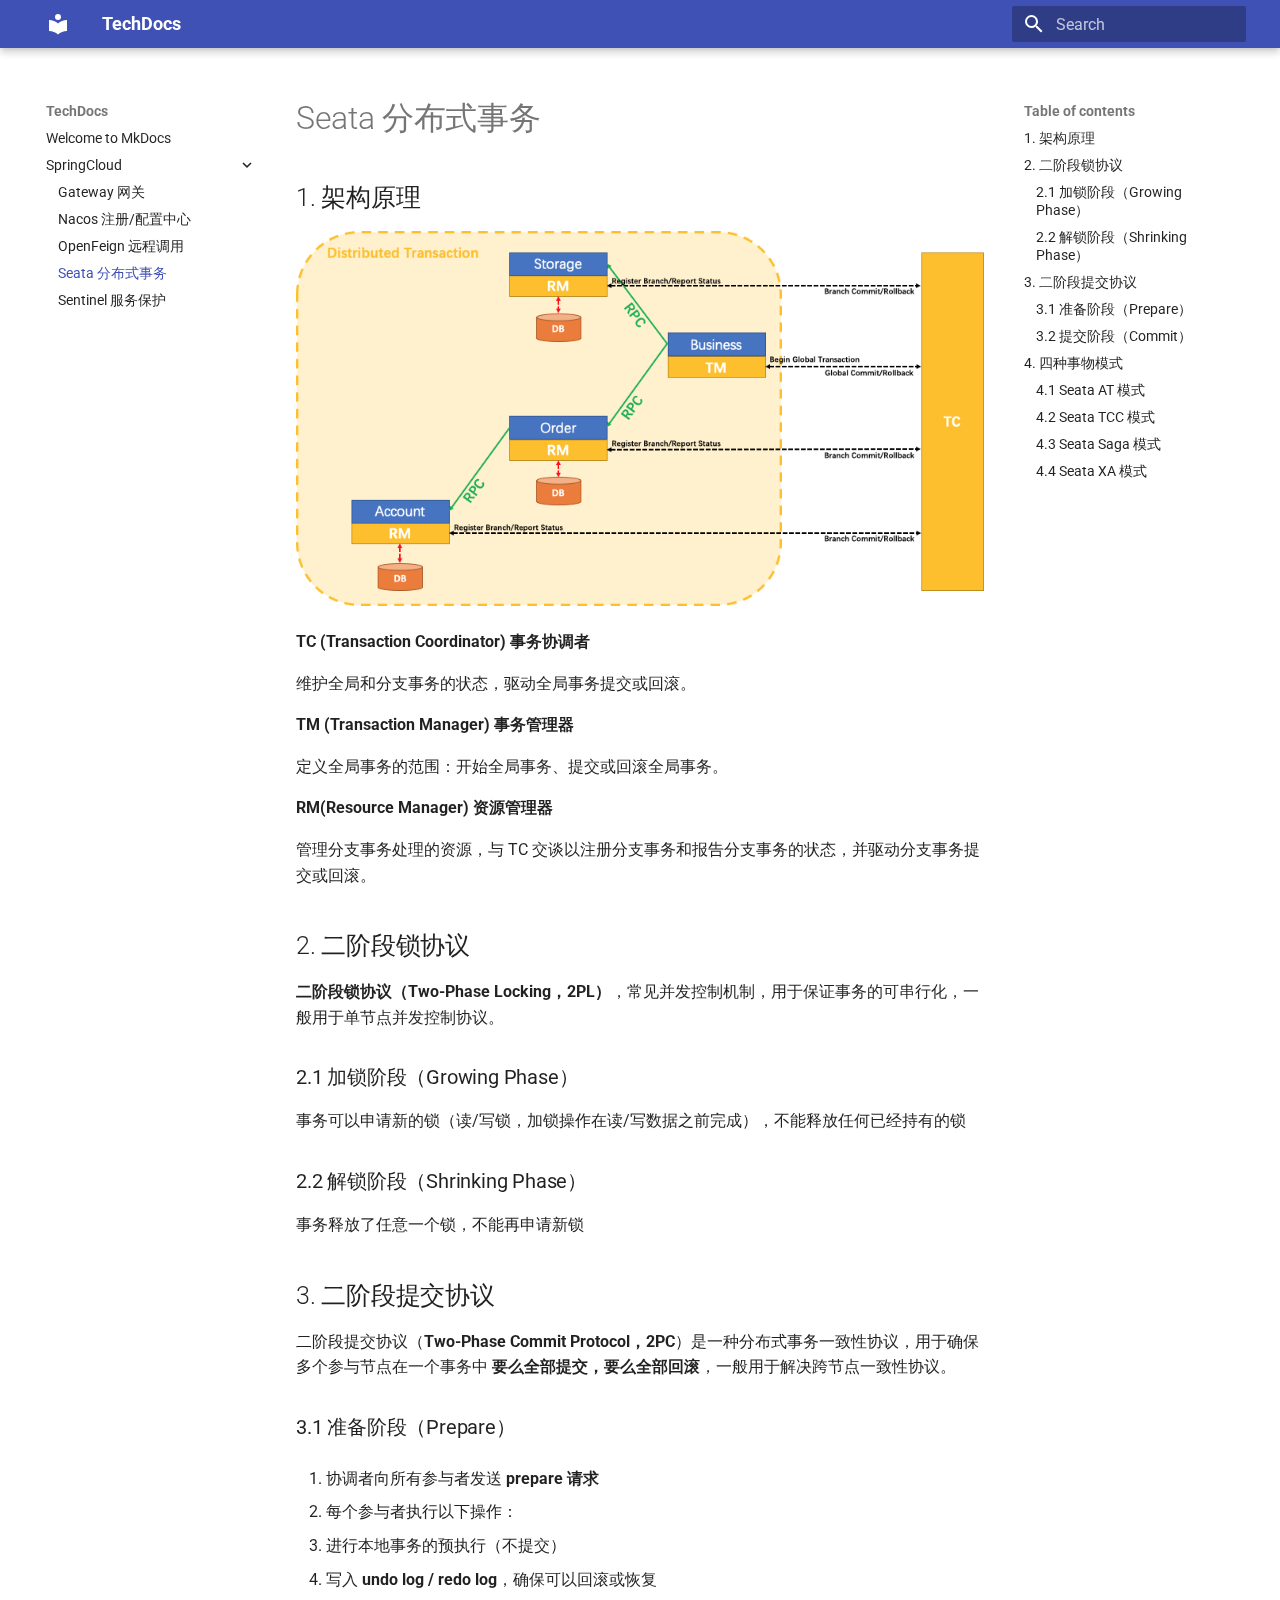
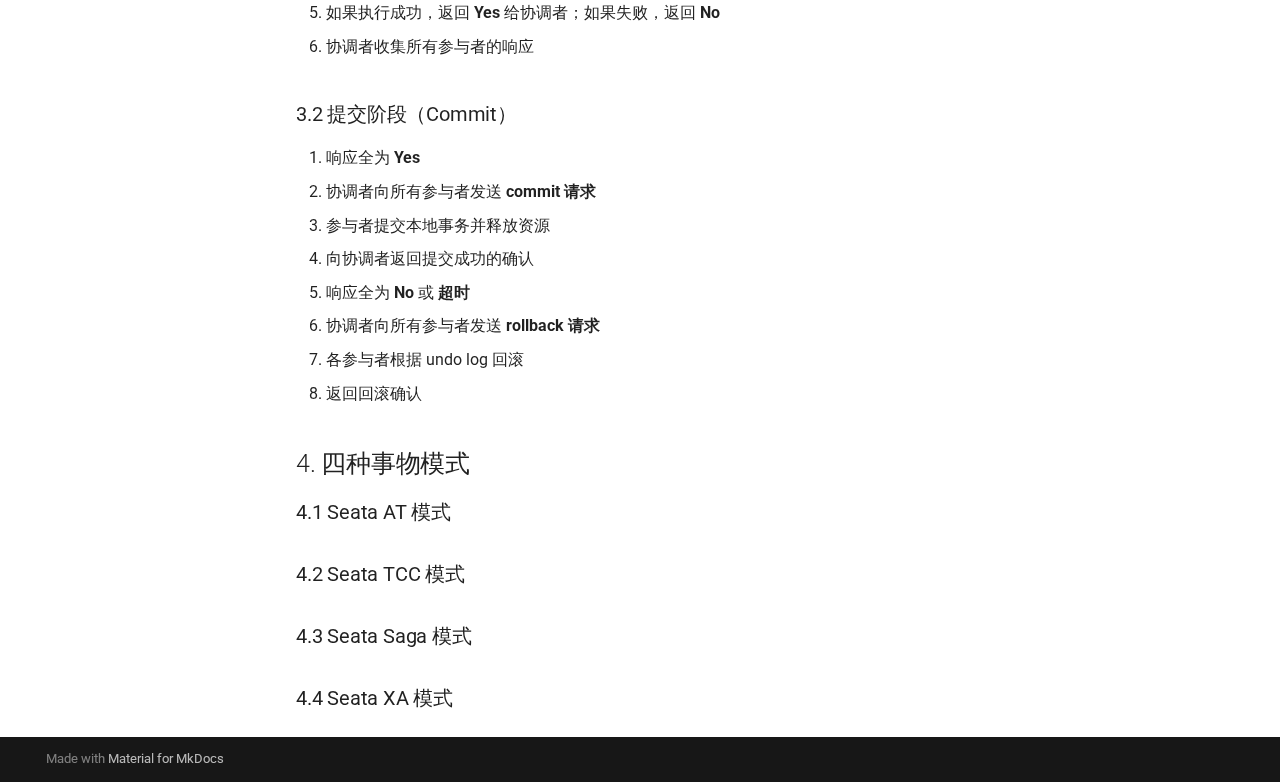
<file: SpringCloud/Seata/index.html>
<!doctype html>
<html lang="en" class="no-js">
  <head>
    
      <meta charset="utf-8">
      <meta name="viewport" content="width=device-width,initial-scale=1">
      
      
      
      
        <link rel="prev" href="../OpenFeign/">
      
      
        <link rel="next" href="../Sentinel/">
      
      
      <link rel="icon" href="../../assets/images/favicon.png">
      <meta name="generator" content="mkdocs-1.6.1, mkdocs-material-9.6.21">
    
    
      
        <title>Seata 分布式事务 - TechDocs</title>
      
    
    
      <link rel="stylesheet" href="../../assets/stylesheets/main.2a3383ac.min.css">
      
      


    
    
      
    
    
      
        
        
        <link rel="preconnect" href="https://fonts.gstatic.com" crossorigin>
        <link rel="stylesheet" href="https://fonts.googleapis.com/css?family=Roboto:300,300i,400,400i,700,700i%7CRoboto+Mono:400,400i,700,700i&display=fallback">
        <style>:root{--md-text-font:"Roboto";--md-code-font:"Roboto Mono"}</style>
      
    
    
    <script>__md_scope=new URL("../..",location),__md_hash=e=>[...e].reduce(((e,_)=>(e<<5)-e+_.charCodeAt(0)),0),__md_get=(e,_=localStorage,t=__md_scope)=>JSON.parse(_.getItem(t.pathname+"."+e)),__md_set=(e,_,t=localStorage,a=__md_scope)=>{try{t.setItem(a.pathname+"."+e,JSON.stringify(_))}catch(e){}}</script>
    
      

    
    
    
  </head>
  
  
    <body dir="ltr">
  
    
    <input class="md-toggle" data-md-toggle="drawer" type="checkbox" id="__drawer" autocomplete="off">
    <input class="md-toggle" data-md-toggle="search" type="checkbox" id="__search" autocomplete="off">
    <label class="md-overlay" for="__drawer"></label>
    <div data-md-component="skip">
      
        
        <a href="#seata" class="md-skip">
          Skip to content
        </a>
      
    </div>
    <div data-md-component="announce">
      
    </div>
    
    
      

  

<header class="md-header md-header--shadow" data-md-component="header">
  <nav class="md-header__inner md-grid" aria-label="Header">
    <a href="../.." title="TechDocs" class="md-header__button md-logo" aria-label="TechDocs" data-md-component="logo">
      
  
  <svg xmlns="http://www.w3.org/2000/svg" viewBox="0 0 24 24"><path d="M12 8a3 3 0 0 0 3-3 3 3 0 0 0-3-3 3 3 0 0 0-3 3 3 3 0 0 0 3 3m0 3.54C9.64 9.35 6.5 8 3 8v11c3.5 0 6.64 1.35 9 3.54 2.36-2.19 5.5-3.54 9-3.54V8c-3.5 0-6.64 1.35-9 3.54"/></svg>

    </a>
    <label class="md-header__button md-icon" for="__drawer">
      
      <svg xmlns="http://www.w3.org/2000/svg" viewBox="0 0 24 24"><path d="M3 6h18v2H3zm0 5h18v2H3zm0 5h18v2H3z"/></svg>
    </label>
    <div class="md-header__title" data-md-component="header-title">
      <div class="md-header__ellipsis">
        <div class="md-header__topic">
          <span class="md-ellipsis">
            TechDocs
          </span>
        </div>
        <div class="md-header__topic" data-md-component="header-topic">
          <span class="md-ellipsis">
            
              Seata 分布式事务
            
          </span>
        </div>
      </div>
    </div>
    
    
      <script>var palette=__md_get("__palette");if(palette&&palette.color){if("(prefers-color-scheme)"===palette.color.media){var media=matchMedia("(prefers-color-scheme: light)"),input=document.querySelector(media.matches?"[data-md-color-media='(prefers-color-scheme: light)']":"[data-md-color-media='(prefers-color-scheme: dark)']");palette.color.media=input.getAttribute("data-md-color-media"),palette.color.scheme=input.getAttribute("data-md-color-scheme"),palette.color.primary=input.getAttribute("data-md-color-primary"),palette.color.accent=input.getAttribute("data-md-color-accent")}for(var[key,value]of Object.entries(palette.color))document.body.setAttribute("data-md-color-"+key,value)}</script>
    
    
    
      
      
        <label class="md-header__button md-icon" for="__search">
          
          <svg xmlns="http://www.w3.org/2000/svg" viewBox="0 0 24 24"><path d="M9.5 3A6.5 6.5 0 0 1 16 9.5c0 1.61-.59 3.09-1.56 4.23l.27.27h.79l5 5-1.5 1.5-5-5v-.79l-.27-.27A6.52 6.52 0 0 1 9.5 16 6.5 6.5 0 0 1 3 9.5 6.5 6.5 0 0 1 9.5 3m0 2C7 5 5 7 5 9.5S7 14 9.5 14 14 12 14 9.5 12 5 9.5 5"/></svg>
        </label>
        <div class="md-search" data-md-component="search" role="dialog">
  <label class="md-search__overlay" for="__search"></label>
  <div class="md-search__inner" role="search">
    <form class="md-search__form" name="search">
      <input type="text" class="md-search__input" name="query" aria-label="Search" placeholder="Search" autocapitalize="off" autocorrect="off" autocomplete="off" spellcheck="false" data-md-component="search-query" required>
      <label class="md-search__icon md-icon" for="__search">
        
        <svg xmlns="http://www.w3.org/2000/svg" viewBox="0 0 24 24"><path d="M9.5 3A6.5 6.5 0 0 1 16 9.5c0 1.61-.59 3.09-1.56 4.23l.27.27h.79l5 5-1.5 1.5-5-5v-.79l-.27-.27A6.52 6.52 0 0 1 9.5 16 6.5 6.5 0 0 1 3 9.5 6.5 6.5 0 0 1 9.5 3m0 2C7 5 5 7 5 9.5S7 14 9.5 14 14 12 14 9.5 12 5 9.5 5"/></svg>
        
        <svg xmlns="http://www.w3.org/2000/svg" viewBox="0 0 24 24"><path d="M20 11v2H8l5.5 5.5-1.42 1.42L4.16 12l7.92-7.92L13.5 5.5 8 11z"/></svg>
      </label>
      <nav class="md-search__options" aria-label="Search">
        
        <button type="reset" class="md-search__icon md-icon" title="Clear" aria-label="Clear" tabindex="-1">
          
          <svg xmlns="http://www.w3.org/2000/svg" viewBox="0 0 24 24"><path d="M19 6.41 17.59 5 12 10.59 6.41 5 5 6.41 10.59 12 5 17.59 6.41 19 12 13.41 17.59 19 19 17.59 13.41 12z"/></svg>
        </button>
      </nav>
      
    </form>
    <div class="md-search__output">
      <div class="md-search__scrollwrap" tabindex="0" data-md-scrollfix>
        <div class="md-search-result" data-md-component="search-result">
          <div class="md-search-result__meta">
            Initializing search
          </div>
          <ol class="md-search-result__list" role="presentation"></ol>
        </div>
      </div>
    </div>
  </div>
</div>
      
    
    
  </nav>
  
</header>
    
    <div class="md-container" data-md-component="container">
      
      
        
          
        
      
      <main class="md-main" data-md-component="main">
        <div class="md-main__inner md-grid">
          
            
              
              <div class="md-sidebar md-sidebar--primary" data-md-component="sidebar" data-md-type="navigation" >
                <div class="md-sidebar__scrollwrap">
                  <div class="md-sidebar__inner">
                    



<nav class="md-nav md-nav--primary" aria-label="Navigation" data-md-level="0">
  <label class="md-nav__title" for="__drawer">
    <a href="../.." title="TechDocs" class="md-nav__button md-logo" aria-label="TechDocs" data-md-component="logo">
      
  
  <svg xmlns="http://www.w3.org/2000/svg" viewBox="0 0 24 24"><path d="M12 8a3 3 0 0 0 3-3 3 3 0 0 0-3-3 3 3 0 0 0-3 3 3 3 0 0 0 3 3m0 3.54C9.64 9.35 6.5 8 3 8v11c3.5 0 6.64 1.35 9 3.54 2.36-2.19 5.5-3.54 9-3.54V8c-3.5 0-6.64 1.35-9 3.54"/></svg>

    </a>
    TechDocs
  </label>
  
  <ul class="md-nav__list" data-md-scrollfix>
    
      
      
  
  
  
  
    <li class="md-nav__item">
      <a href="../.." class="md-nav__link">
        
  
  
  <span class="md-ellipsis">
    Welcome to MkDocs
    
  </span>
  

      </a>
    </li>
  

    
      
      
  
  
    
  
  
  
    
    
    
    
    
    <li class="md-nav__item md-nav__item--active md-nav__item--nested">
      
        
        
        <input class="md-nav__toggle md-toggle " type="checkbox" id="__nav_2" checked>
        
          
          <label class="md-nav__link" for="__nav_2" id="__nav_2_label" tabindex="0">
            
  
  
  <span class="md-ellipsis">
    SpringCloud
    
  </span>
  

            <span class="md-nav__icon md-icon"></span>
          </label>
        
        <nav class="md-nav" data-md-level="1" aria-labelledby="__nav_2_label" aria-expanded="true">
          <label class="md-nav__title" for="__nav_2">
            <span class="md-nav__icon md-icon"></span>
            SpringCloud
          </label>
          <ul class="md-nav__list" data-md-scrollfix>
            
              
                
  
  
  
  
    <li class="md-nav__item">
      <a href="../Gateway/" class="md-nav__link">
        
  
  
  <span class="md-ellipsis">
    Gateway 网关
    
  </span>
  

      </a>
    </li>
  

              
            
              
                
  
  
  
  
    <li class="md-nav__item">
      <a href="../Nacos/" class="md-nav__link">
        
  
  
  <span class="md-ellipsis">
    Nacos 注册/配置中心
    
  </span>
  

      </a>
    </li>
  

              
            
              
                
  
  
  
  
    <li class="md-nav__item">
      <a href="../OpenFeign/" class="md-nav__link">
        
  
  
  <span class="md-ellipsis">
    OpenFeign 远程调用
    
  </span>
  

      </a>
    </li>
  

              
            
              
                
  
  
    
  
  
  
    <li class="md-nav__item md-nav__item--active">
      
      <input class="md-nav__toggle md-toggle" type="checkbox" id="__toc">
      
      
        
      
      
        <label class="md-nav__link md-nav__link--active" for="__toc">
          
  
  
  <span class="md-ellipsis">
    Seata 分布式事务
    
  </span>
  

          <span class="md-nav__icon md-icon"></span>
        </label>
      
      <a href="./" class="md-nav__link md-nav__link--active">
        
  
  
  <span class="md-ellipsis">
    Seata 分布式事务
    
  </span>
  

      </a>
      
        

<nav class="md-nav md-nav--secondary" aria-label="Table of contents">
  
  
  
    
  
  
    <label class="md-nav__title" for="__toc">
      <span class="md-nav__icon md-icon"></span>
      Table of contents
    </label>
    <ul class="md-nav__list" data-md-component="toc" data-md-scrollfix>
      
        <li class="md-nav__item">
  <a href="#1" class="md-nav__link">
    <span class="md-ellipsis">
      1. 架构原理
    </span>
  </a>
  
</li>
      
        <li class="md-nav__item">
  <a href="#2" class="md-nav__link">
    <span class="md-ellipsis">
      2. 二阶段锁协议
    </span>
  </a>
  
    <nav class="md-nav" aria-label="2. 二阶段锁协议">
      <ul class="md-nav__list">
        
          <li class="md-nav__item">
  <a href="#21-growing-phase" class="md-nav__link">
    <span class="md-ellipsis">
      2.1 加锁阶段（Growing Phase）
    </span>
  </a>
  
</li>
        
          <li class="md-nav__item">
  <a href="#22-shrinking-phase" class="md-nav__link">
    <span class="md-ellipsis">
      2.2 解锁阶段（Shrinking Phase）
    </span>
  </a>
  
</li>
        
      </ul>
    </nav>
  
</li>
      
        <li class="md-nav__item">
  <a href="#3" class="md-nav__link">
    <span class="md-ellipsis">
      3. 二阶段提交协议
    </span>
  </a>
  
    <nav class="md-nav" aria-label="3. 二阶段提交协议">
      <ul class="md-nav__list">
        
          <li class="md-nav__item">
  <a href="#31-prepare" class="md-nav__link">
    <span class="md-ellipsis">
      3.1 准备阶段（Prepare）
    </span>
  </a>
  
</li>
        
          <li class="md-nav__item">
  <a href="#32-commit" class="md-nav__link">
    <span class="md-ellipsis">
      3.2 提交阶段（Commit）
    </span>
  </a>
  
</li>
        
      </ul>
    </nav>
  
</li>
      
        <li class="md-nav__item">
  <a href="#4" class="md-nav__link">
    <span class="md-ellipsis">
      4. 四种事物模式
    </span>
  </a>
  
    <nav class="md-nav" aria-label="4. 四种事物模式">
      <ul class="md-nav__list">
        
          <li class="md-nav__item">
  <a href="#41-seata-at" class="md-nav__link">
    <span class="md-ellipsis">
      4.1 Seata AT 模式
    </span>
  </a>
  
</li>
        
          <li class="md-nav__item">
  <a href="#42-seata-tcc" class="md-nav__link">
    <span class="md-ellipsis">
      4.2 Seata TCC 模式
    </span>
  </a>
  
</li>
        
          <li class="md-nav__item">
  <a href="#43-seata-saga" class="md-nav__link">
    <span class="md-ellipsis">
      4.3 Seata Saga 模式
    </span>
  </a>
  
</li>
        
          <li class="md-nav__item">
  <a href="#44-seata-xa" class="md-nav__link">
    <span class="md-ellipsis">
      4.4 Seata XA 模式
    </span>
  </a>
  
</li>
        
      </ul>
    </nav>
  
</li>
      
    </ul>
  
</nav>
      
    </li>
  

              
            
              
                
  
  
  
  
    <li class="md-nav__item">
      <a href="../Sentinel/" class="md-nav__link">
        
  
  
  <span class="md-ellipsis">
    Sentinel 服务保护
    
  </span>
  

      </a>
    </li>
  

              
            
          </ul>
        </nav>
      
    </li>
  

    
  </ul>
</nav>
                  </div>
                </div>
              </div>
            
            
              
              <div class="md-sidebar md-sidebar--secondary" data-md-component="sidebar" data-md-type="toc" >
                <div class="md-sidebar__scrollwrap">
                  <div class="md-sidebar__inner">
                    

<nav class="md-nav md-nav--secondary" aria-label="Table of contents">
  
  
  
    
  
  
    <label class="md-nav__title" for="__toc">
      <span class="md-nav__icon md-icon"></span>
      Table of contents
    </label>
    <ul class="md-nav__list" data-md-component="toc" data-md-scrollfix>
      
        <li class="md-nav__item">
  <a href="#1" class="md-nav__link">
    <span class="md-ellipsis">
      1. 架构原理
    </span>
  </a>
  
</li>
      
        <li class="md-nav__item">
  <a href="#2" class="md-nav__link">
    <span class="md-ellipsis">
      2. 二阶段锁协议
    </span>
  </a>
  
    <nav class="md-nav" aria-label="2. 二阶段锁协议">
      <ul class="md-nav__list">
        
          <li class="md-nav__item">
  <a href="#21-growing-phase" class="md-nav__link">
    <span class="md-ellipsis">
      2.1 加锁阶段（Growing Phase）
    </span>
  </a>
  
</li>
        
          <li class="md-nav__item">
  <a href="#22-shrinking-phase" class="md-nav__link">
    <span class="md-ellipsis">
      2.2 解锁阶段（Shrinking Phase）
    </span>
  </a>
  
</li>
        
      </ul>
    </nav>
  
</li>
      
        <li class="md-nav__item">
  <a href="#3" class="md-nav__link">
    <span class="md-ellipsis">
      3. 二阶段提交协议
    </span>
  </a>
  
    <nav class="md-nav" aria-label="3. 二阶段提交协议">
      <ul class="md-nav__list">
        
          <li class="md-nav__item">
  <a href="#31-prepare" class="md-nav__link">
    <span class="md-ellipsis">
      3.1 准备阶段（Prepare）
    </span>
  </a>
  
</li>
        
          <li class="md-nav__item">
  <a href="#32-commit" class="md-nav__link">
    <span class="md-ellipsis">
      3.2 提交阶段（Commit）
    </span>
  </a>
  
</li>
        
      </ul>
    </nav>
  
</li>
      
        <li class="md-nav__item">
  <a href="#4" class="md-nav__link">
    <span class="md-ellipsis">
      4. 四种事物模式
    </span>
  </a>
  
    <nav class="md-nav" aria-label="4. 四种事物模式">
      <ul class="md-nav__list">
        
          <li class="md-nav__item">
  <a href="#41-seata-at" class="md-nav__link">
    <span class="md-ellipsis">
      4.1 Seata AT 模式
    </span>
  </a>
  
</li>
        
          <li class="md-nav__item">
  <a href="#42-seata-tcc" class="md-nav__link">
    <span class="md-ellipsis">
      4.2 Seata TCC 模式
    </span>
  </a>
  
</li>
        
          <li class="md-nav__item">
  <a href="#43-seata-saga" class="md-nav__link">
    <span class="md-ellipsis">
      4.3 Seata Saga 模式
    </span>
  </a>
  
</li>
        
          <li class="md-nav__item">
  <a href="#44-seata-xa" class="md-nav__link">
    <span class="md-ellipsis">
      4.4 Seata XA 模式
    </span>
  </a>
  
</li>
        
      </ul>
    </nav>
  
</li>
      
    </ul>
  
</nav>
                  </div>
                </div>
              </div>
            
          
          
            <div class="md-content" data-md-component="content">
              <article class="md-content__inner md-typeset">
                
                  



<h1 id="seata">Seata 分布式事务</h1>
<h2 id="1">1. 架构原理</h2>
<p><img alt="seata" src="../assets/seata.png" /></p>
<p><strong>TC (Transaction Coordinator) 事务协调者</strong></p>
<p>维护全局和分支事务的状态，驱动全局事务提交或回滚。</p>
<p><strong>TM (Transaction Manager) 事务管理器</strong></p>
<p>定义全局事务的范围：开始全局事务、提交或回滚全局事务。</p>
<p><strong>RM(Resource Manager) 资源管理器</strong></p>
<p>管理分支事务处理的资源，与 TC 交谈以注册分支事务和报告分支事务的状态，并驱动分支事务提交或回滚。</p>
<h2 id="2">2. 二阶段锁协议</h2>
<p><strong>二阶段锁协议（Two-Phase Locking，2PL）</strong>，常见并发控制机制，用于保证事务的可串行化，一般用于单节点并发控制协议。</p>
<h3 id="21-growing-phase">2.1 加锁阶段（Growing Phase）</h3>
<p>事务可以申请新的锁（读/写锁，加锁操作在读/写数据之前完成），不能释放任何已经持有的锁</p>
<h3 id="22-shrinking-phase">2.2 解锁阶段（Shrinking Phase）</h3>
<p>事务释放了任意一个锁，不能再申请新锁</p>
<h2 id="3">3. 二阶段提交协议</h2>
<p>二阶段提交协议（<strong>Two-Phase Commit Protocol，2PC</strong>）是一种分布式事务一致性协议，用于确保多个参与节点在一个事务中 <strong>要么全部提交，要么全部回滚</strong>，一般用于解决跨节点一致性协议。</p>
<h3 id="31-prepare">3.1 准备阶段（Prepare）</h3>
<ol>
<li>
<p>协调者向所有参与者发送 <strong>prepare 请求</strong></p>
</li>
<li>
<p>每个参与者执行以下操作：</p>
</li>
<li>
<p>进行本地事务的预执行（不提交）</p>
</li>
<li>
<p>写入 <strong>undo log / redo log</strong>，确保可以回滚或恢复</p>
</li>
<li>
<p>如果执行成功，返回 <strong>Yes</strong> 给协调者；如果失败，返回 <strong>No</strong></p>
</li>
<li>
<p>协调者收集所有参与者的响应</p>
</li>
</ol>
<h3 id="32-commit">3.2 提交阶段（Commit）</h3>
<ol>
<li>响应全为 <strong>Yes</strong></li>
<li>协调者向所有参与者发送 <strong>commit 请求</strong></li>
<li>参与者提交本地事务并释放资源</li>
<li>向协调者返回提交成功的确认</li>
<li>响应全为 <strong>No</strong> 或 <strong>超时</strong></li>
<li>协调者向所有参与者发送 <strong>rollback 请求</strong></li>
<li>各参与者根据 undo log 回滚</li>
<li>返回回滚确认</li>
</ol>
<h2 id="4">4. 四种事物模式</h2>
<h3 id="41-seata-at">4.1 Seata AT 模式</h3>
<h3 id="42-seata-tcc">4.2 Seata TCC 模式</h3>
<h3 id="43-seata-saga">4.3 Seata Saga 模式</h3>
<h3 id="44-seata-xa">4.4 Seata XA 模式</h3>












                
              </article>
            </div>
          
          
<script>var target=document.getElementById(location.hash.slice(1));target&&target.name&&(target.checked=target.name.startsWith("__tabbed_"))</script>
        </div>
        
      </main>
      
        <footer class="md-footer">
  
  <div class="md-footer-meta md-typeset">
    <div class="md-footer-meta__inner md-grid">
      <div class="md-copyright">
  
  
    Made with
    <a href="https://squidfunk.github.io/mkdocs-material/" target="_blank" rel="noopener">
      Material for MkDocs
    </a>
  
</div>
      
    </div>
  </div>
</footer>
      
    </div>
    <div class="md-dialog" data-md-component="dialog">
      <div class="md-dialog__inner md-typeset"></div>
    </div>
    
    
    
      
      <script id="__config" type="application/json">{"base": "../..", "features": [], "search": "../../assets/javascripts/workers/search.973d3a69.min.js", "tags": null, "translations": {"clipboard.copied": "Copied to clipboard", "clipboard.copy": "Copy to clipboard", "search.result.more.one": "1 more on this page", "search.result.more.other": "# more on this page", "search.result.none": "No matching documents", "search.result.one": "1 matching document", "search.result.other": "# matching documents", "search.result.placeholder": "Type to start searching", "search.result.term.missing": "Missing", "select.version": "Select version"}, "version": null}</script>
    
    
      <script src="../../assets/javascripts/bundle.f55a23d4.min.js"></script>
      
    
  </body>
</html>
</file>
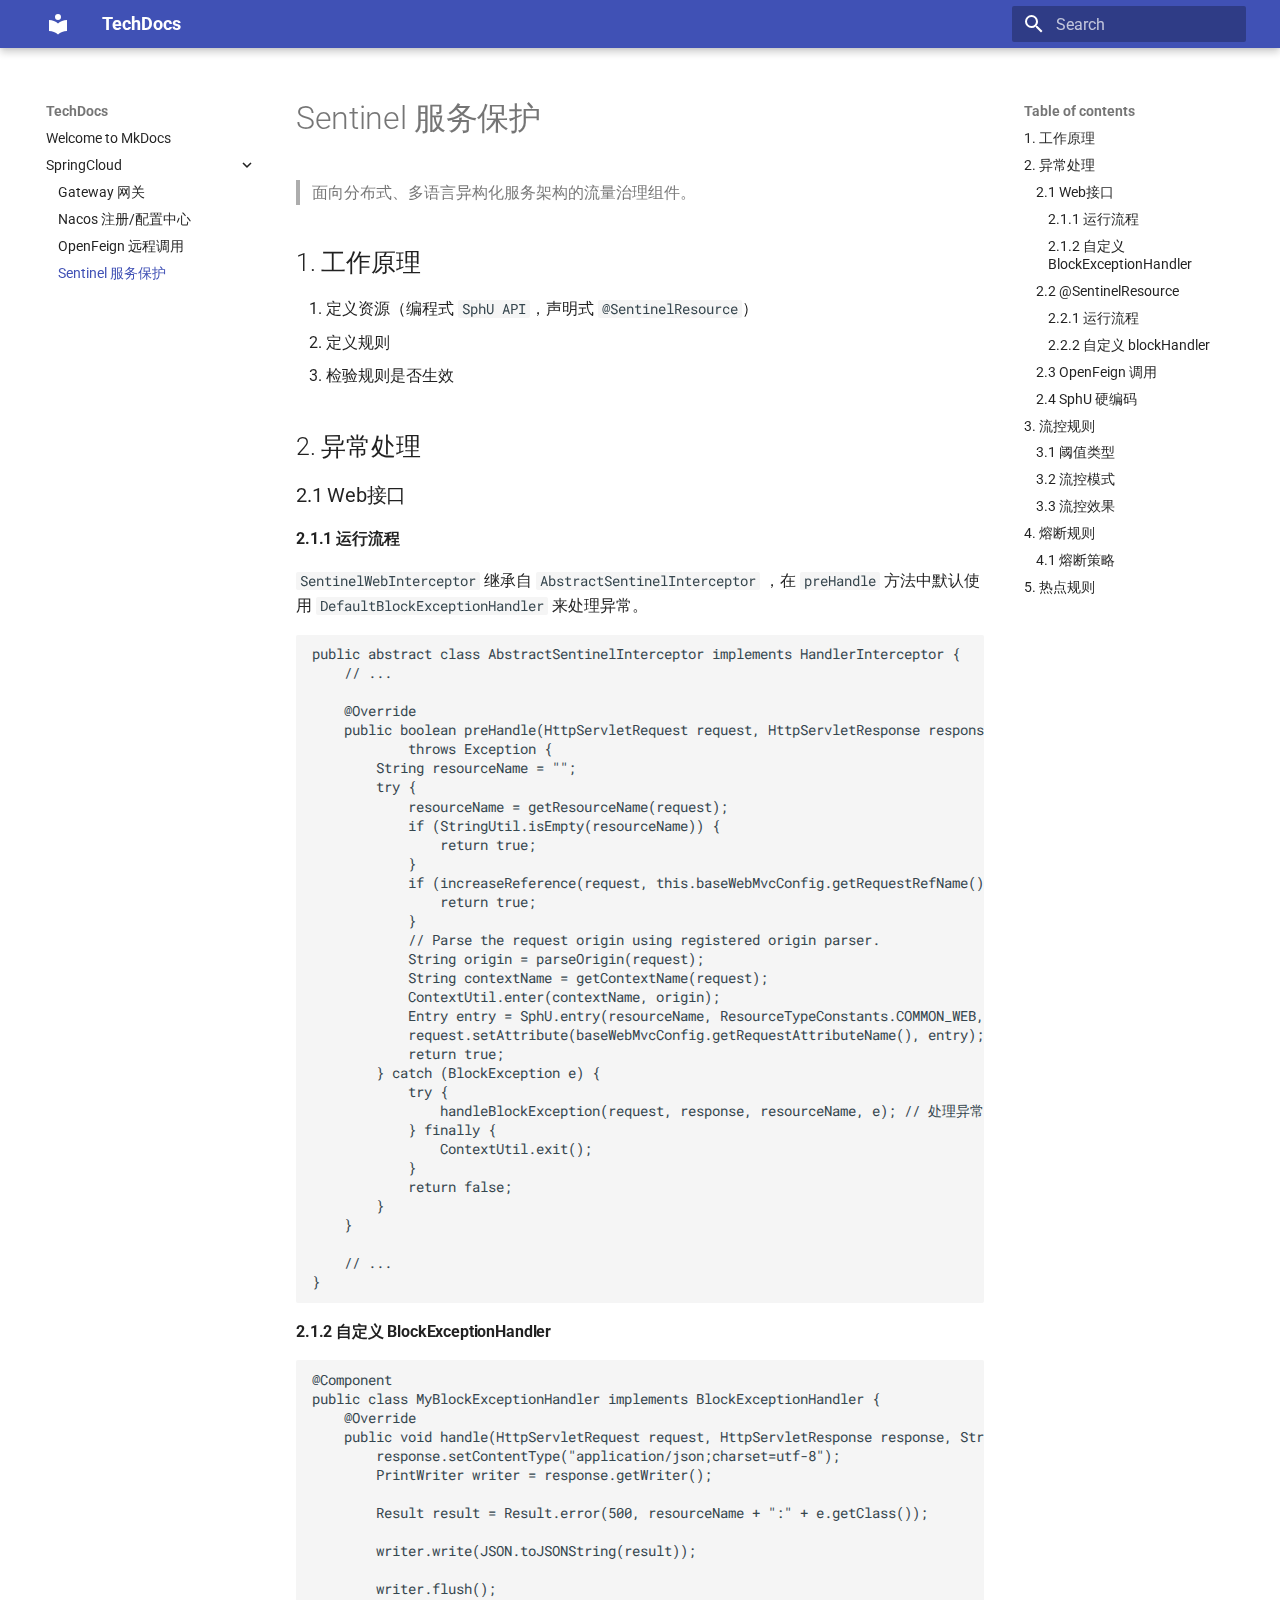
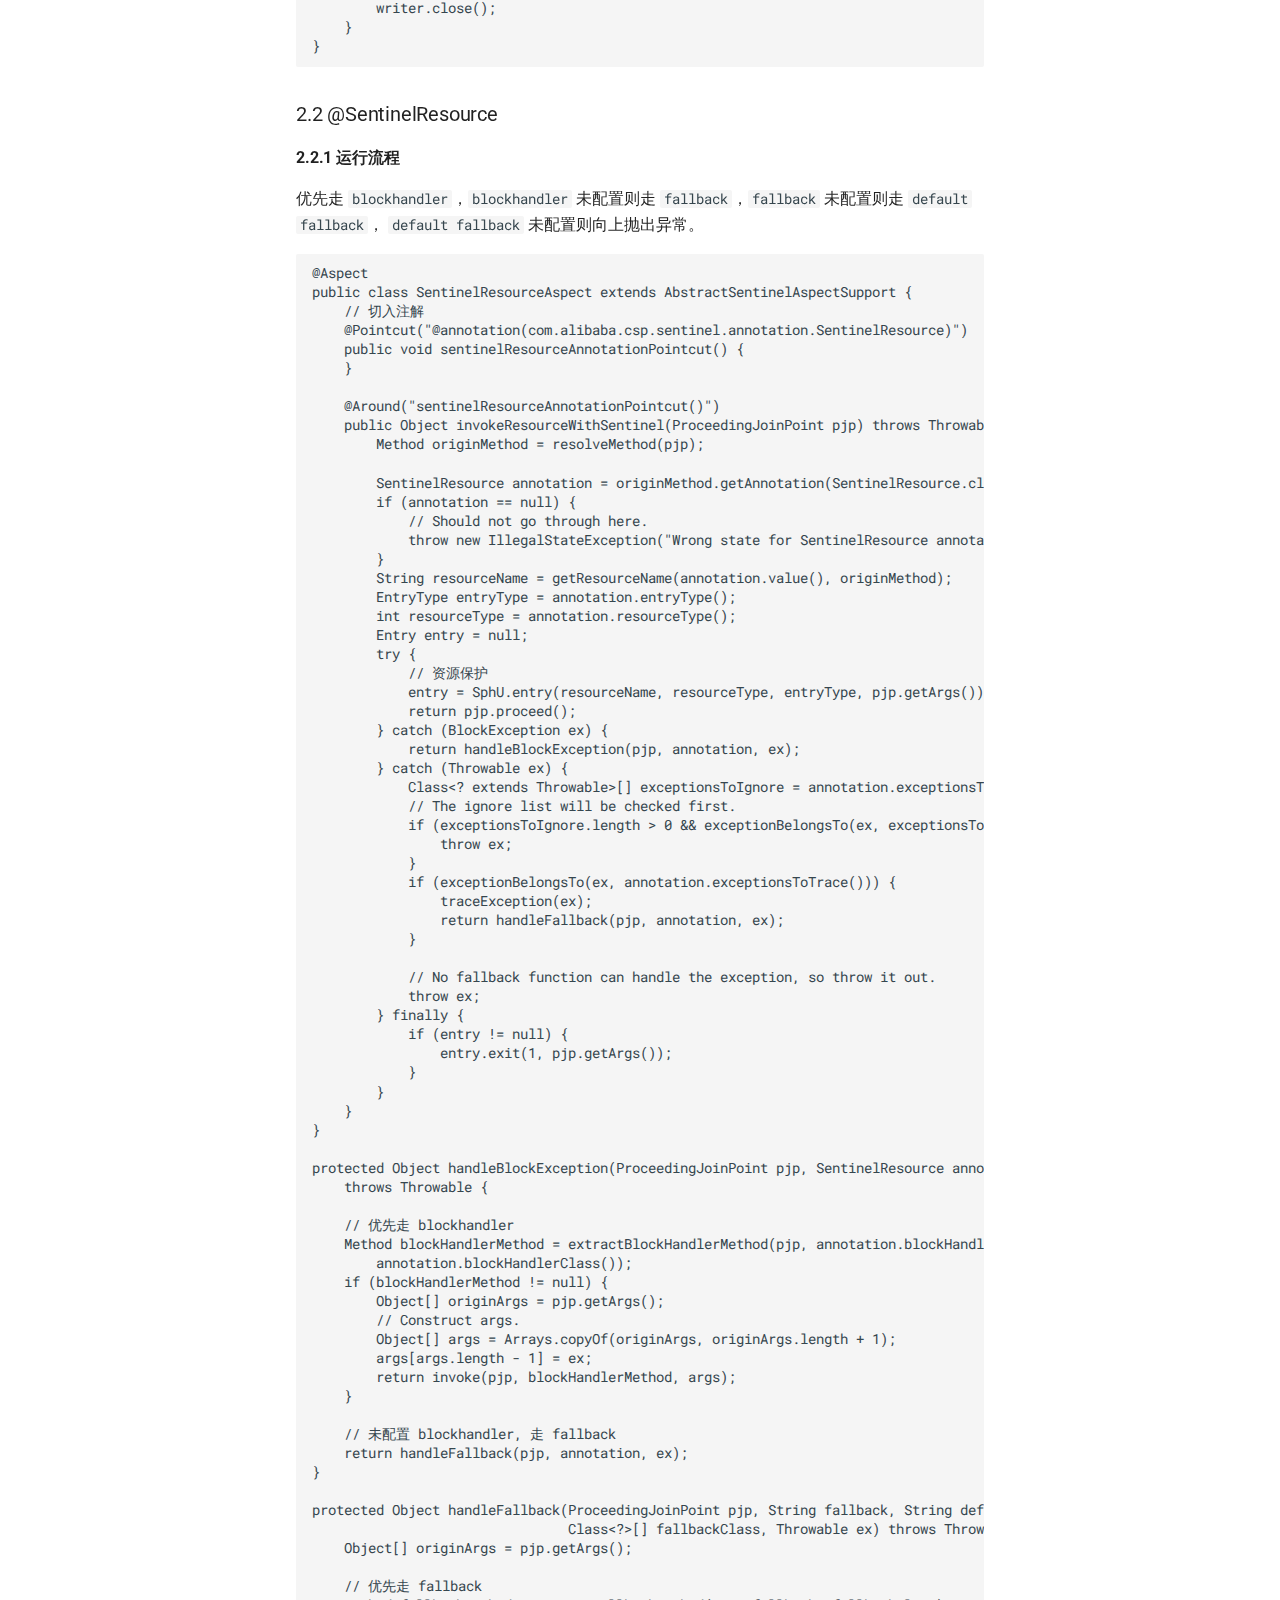
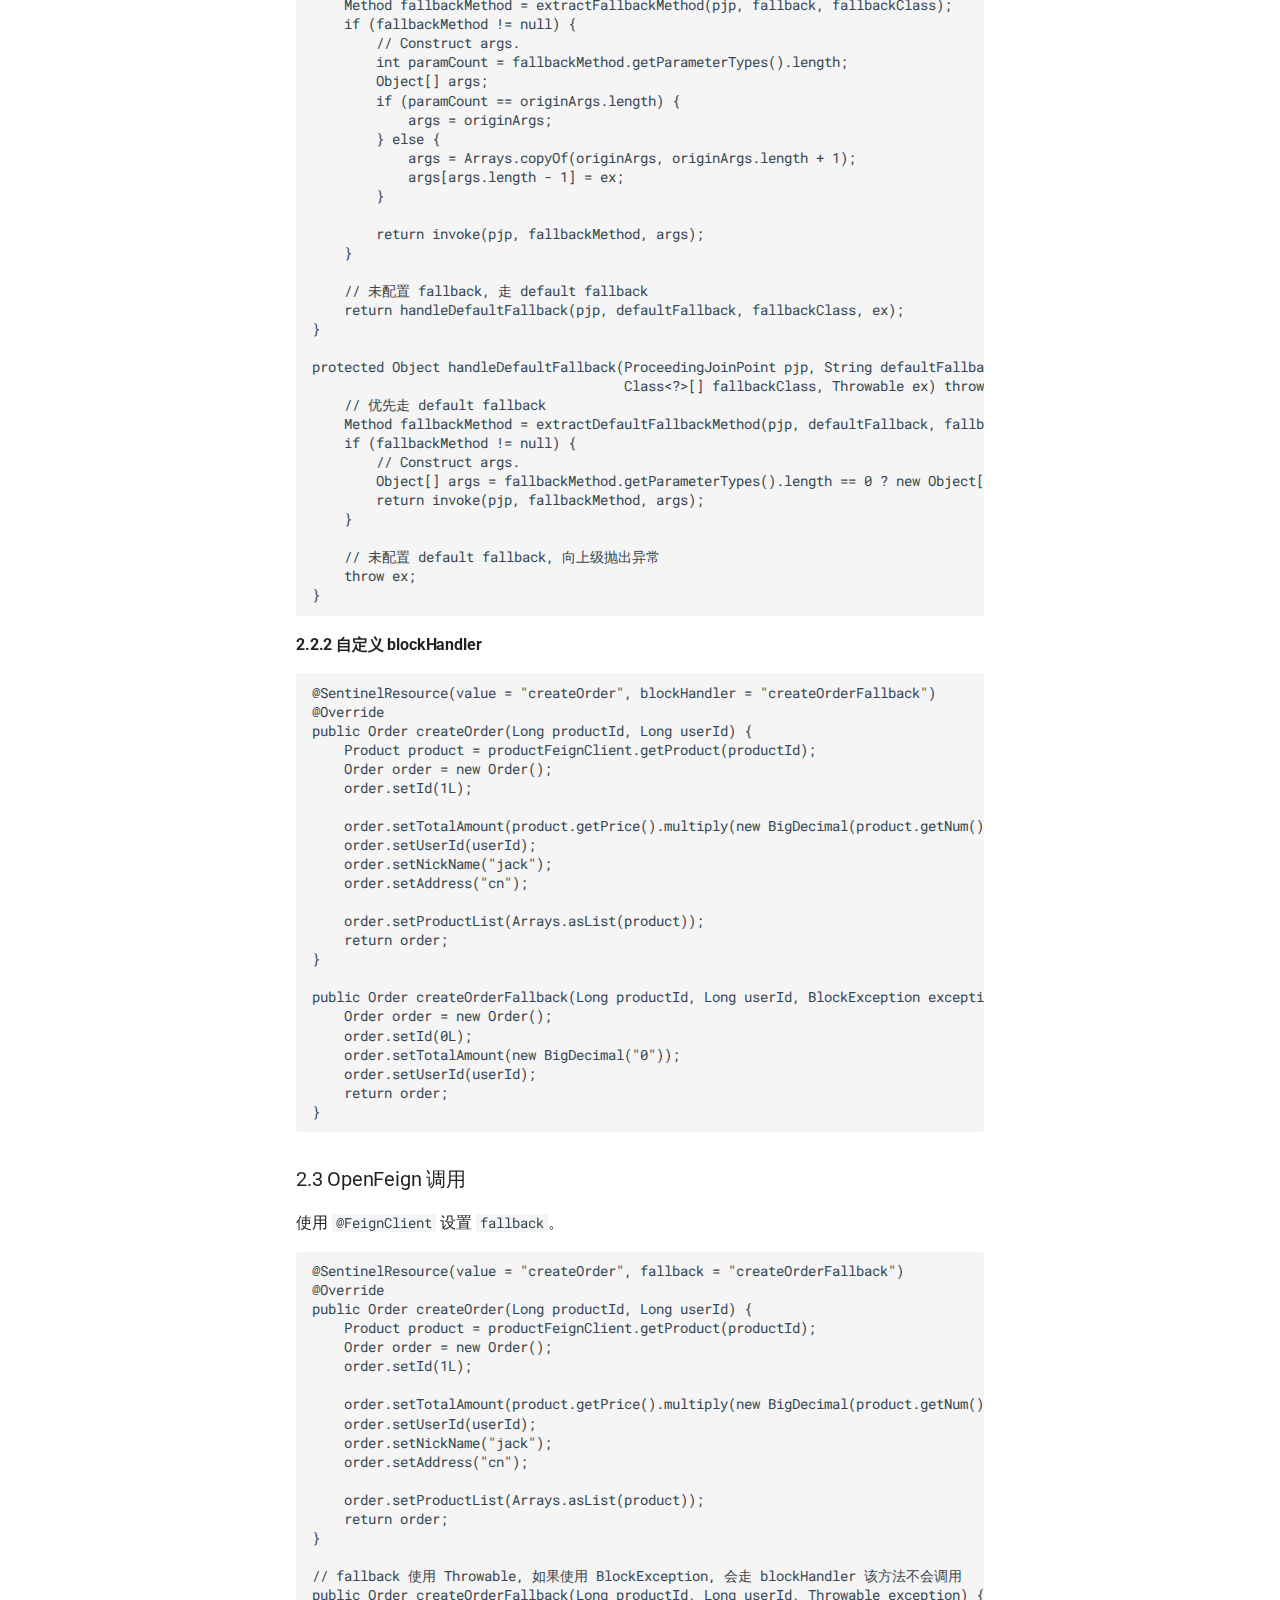
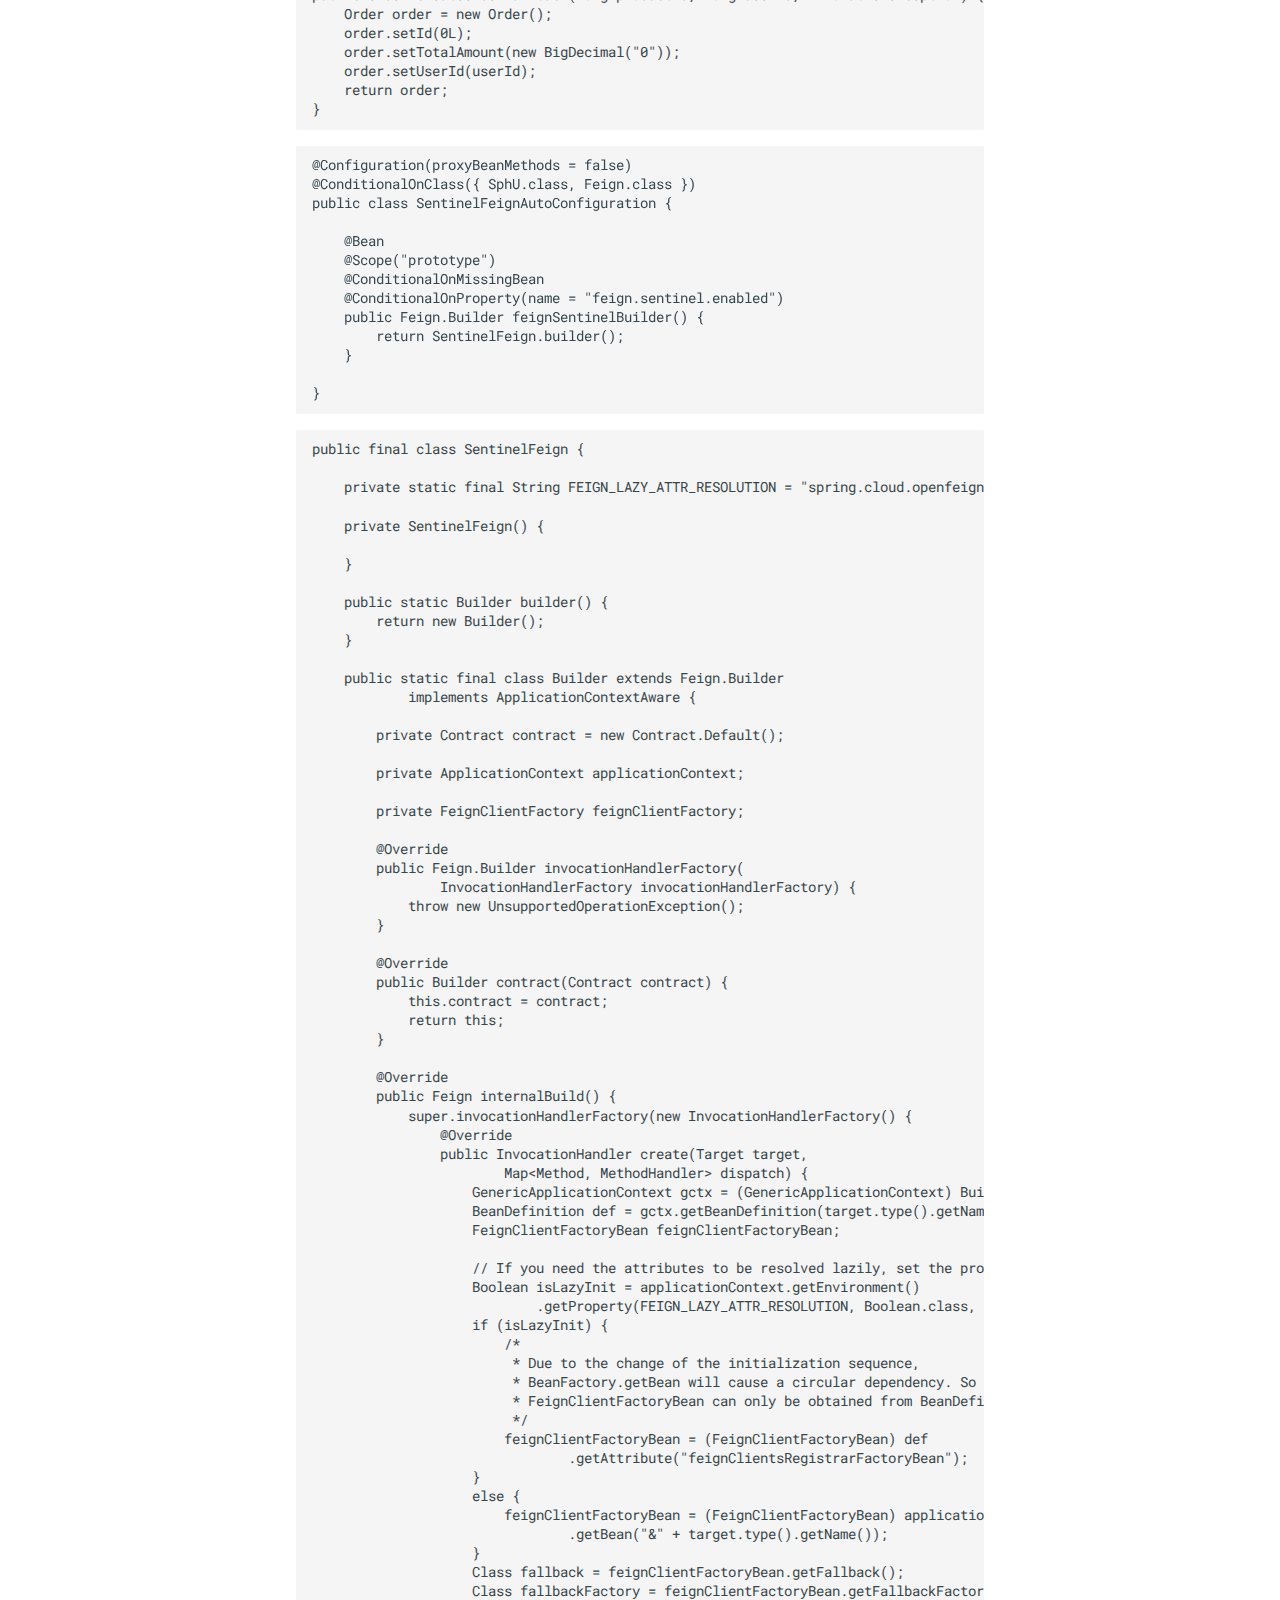
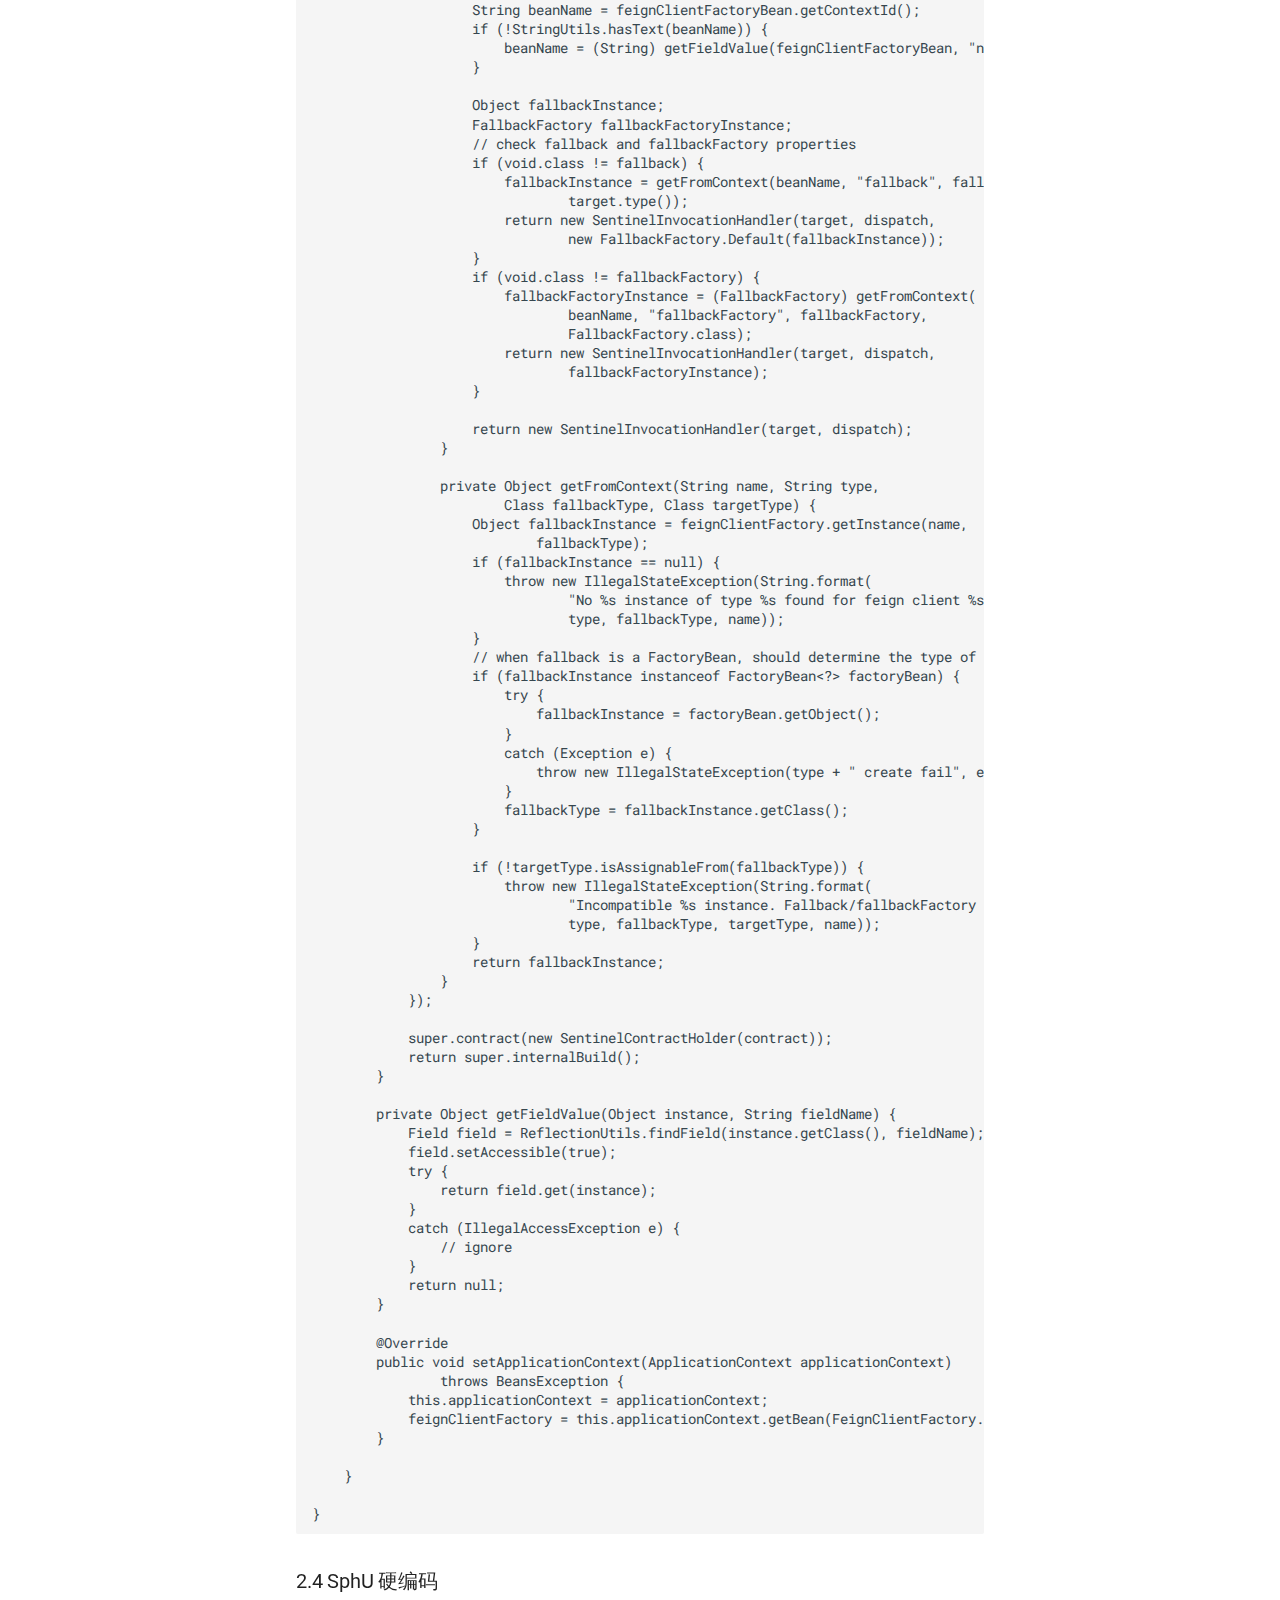
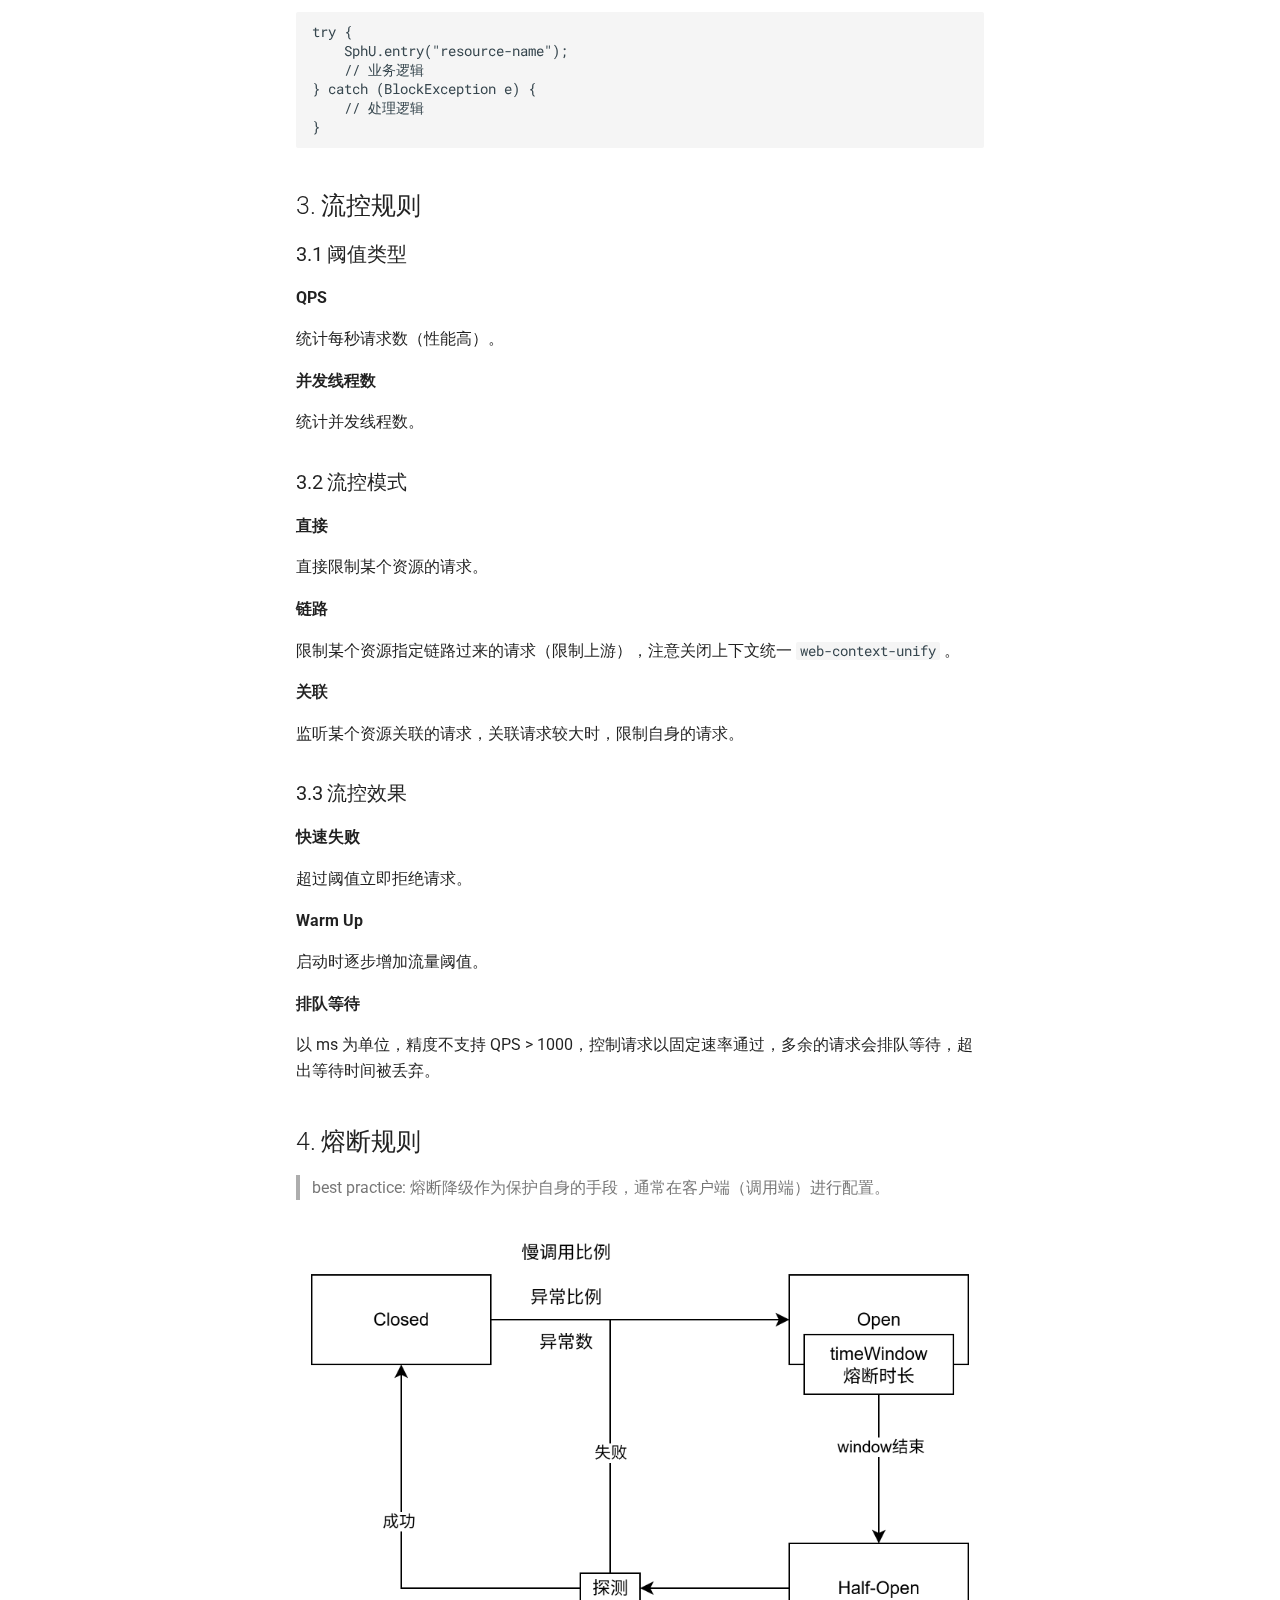
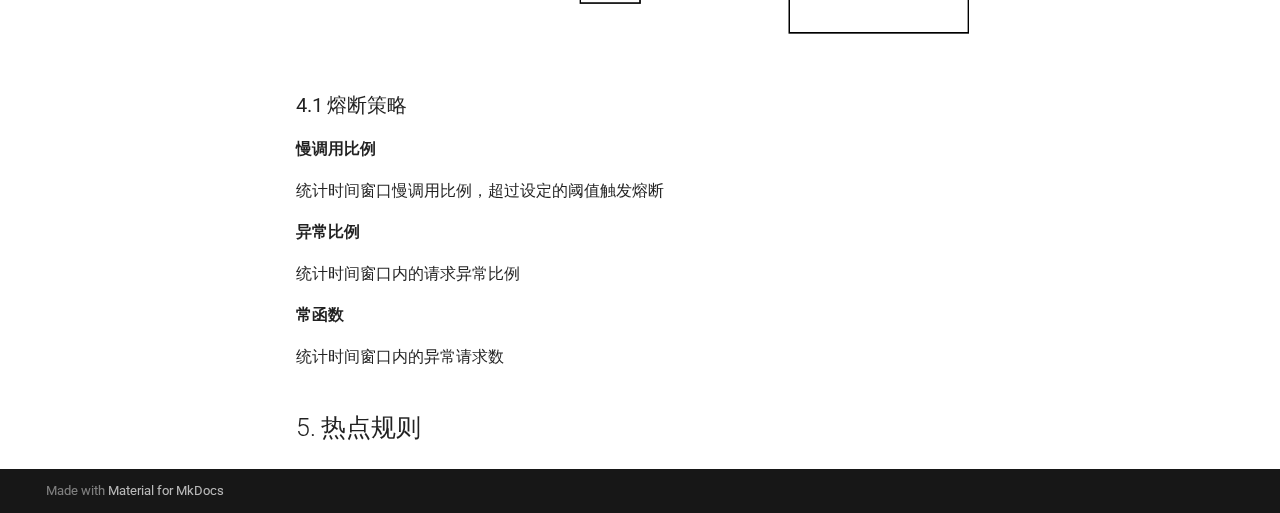
<file: SpringCloud/Sentinel/index.html>
<!doctype html>
<html lang="en" class="no-js">
  <head>
    
      <meta charset="utf-8">
      <meta name="viewport" content="width=device-width,initial-scale=1">
      
      
      
      
        <link rel="prev" href="../OpenFeign/">
      
      
      
      <link rel="icon" href="../../assets/images/favicon.png">
      <meta name="generator" content="mkdocs-1.6.1, mkdocs-material-9.6.21">
    
    
      
        <title>Sentinel 服务保护 - TechDocs</title>
      
    
    
      <link rel="stylesheet" href="../../assets/stylesheets/main.2a3383ac.min.css">
      
      


    
    
      
    
    
      
        
        
        <link rel="preconnect" href="https://fonts.gstatic.com" crossorigin>
        <link rel="stylesheet" href="https://fonts.googleapis.com/css?family=Roboto:300,300i,400,400i,700,700i%7CRoboto+Mono:400,400i,700,700i&display=fallback">
        <style>:root{--md-text-font:"Roboto";--md-code-font:"Roboto Mono"}</style>
      
    
    
    <script>__md_scope=new URL("../..",location),__md_hash=e=>[...e].reduce(((e,_)=>(e<<5)-e+_.charCodeAt(0)),0),__md_get=(e,_=localStorage,t=__md_scope)=>JSON.parse(_.getItem(t.pathname+"."+e)),__md_set=(e,_,t=localStorage,a=__md_scope)=>{try{t.setItem(a.pathname+"."+e,JSON.stringify(_))}catch(e){}}</script>
    
      

    
    
    
  </head>
  
  
    <body dir="ltr">
  
    
    <input class="md-toggle" data-md-toggle="drawer" type="checkbox" id="__drawer" autocomplete="off">
    <input class="md-toggle" data-md-toggle="search" type="checkbox" id="__search" autocomplete="off">
    <label class="md-overlay" for="__drawer"></label>
    <div data-md-component="skip">
      
        
        <a href="#sentinel" class="md-skip">
          Skip to content
        </a>
      
    </div>
    <div data-md-component="announce">
      
    </div>
    
    
      

  

<header class="md-header md-header--shadow" data-md-component="header">
  <nav class="md-header__inner md-grid" aria-label="Header">
    <a href="../.." title="TechDocs" class="md-header__button md-logo" aria-label="TechDocs" data-md-component="logo">
      
  
  <svg xmlns="http://www.w3.org/2000/svg" viewBox="0 0 24 24"><path d="M12 8a3 3 0 0 0 3-3 3 3 0 0 0-3-3 3 3 0 0 0-3 3 3 3 0 0 0 3 3m0 3.54C9.64 9.35 6.5 8 3 8v11c3.5 0 6.64 1.35 9 3.54 2.36-2.19 5.5-3.54 9-3.54V8c-3.5 0-6.64 1.35-9 3.54"/></svg>

    </a>
    <label class="md-header__button md-icon" for="__drawer">
      
      <svg xmlns="http://www.w3.org/2000/svg" viewBox="0 0 24 24"><path d="M3 6h18v2H3zm0 5h18v2H3zm0 5h18v2H3z"/></svg>
    </label>
    <div class="md-header__title" data-md-component="header-title">
      <div class="md-header__ellipsis">
        <div class="md-header__topic">
          <span class="md-ellipsis">
            TechDocs
          </span>
        </div>
        <div class="md-header__topic" data-md-component="header-topic">
          <span class="md-ellipsis">
            
              Sentinel 服务保护
            
          </span>
        </div>
      </div>
    </div>
    
    
      <script>var palette=__md_get("__palette");if(palette&&palette.color){if("(prefers-color-scheme)"===palette.color.media){var media=matchMedia("(prefers-color-scheme: light)"),input=document.querySelector(media.matches?"[data-md-color-media='(prefers-color-scheme: light)']":"[data-md-color-media='(prefers-color-scheme: dark)']");palette.color.media=input.getAttribute("data-md-color-media"),palette.color.scheme=input.getAttribute("data-md-color-scheme"),palette.color.primary=input.getAttribute("data-md-color-primary"),palette.color.accent=input.getAttribute("data-md-color-accent")}for(var[key,value]of Object.entries(palette.color))document.body.setAttribute("data-md-color-"+key,value)}</script>
    
    
    
      
      
        <label class="md-header__button md-icon" for="__search">
          
          <svg xmlns="http://www.w3.org/2000/svg" viewBox="0 0 24 24"><path d="M9.5 3A6.5 6.5 0 0 1 16 9.5c0 1.61-.59 3.09-1.56 4.23l.27.27h.79l5 5-1.5 1.5-5-5v-.79l-.27-.27A6.52 6.52 0 0 1 9.5 16 6.5 6.5 0 0 1 3 9.5 6.5 6.5 0 0 1 9.5 3m0 2C7 5 5 7 5 9.5S7 14 9.5 14 14 12 14 9.5 12 5 9.5 5"/></svg>
        </label>
        <div class="md-search" data-md-component="search" role="dialog">
  <label class="md-search__overlay" for="__search"></label>
  <div class="md-search__inner" role="search">
    <form class="md-search__form" name="search">
      <input type="text" class="md-search__input" name="query" aria-label="Search" placeholder="Search" autocapitalize="off" autocorrect="off" autocomplete="off" spellcheck="false" data-md-component="search-query" required>
      <label class="md-search__icon md-icon" for="__search">
        
        <svg xmlns="http://www.w3.org/2000/svg" viewBox="0 0 24 24"><path d="M9.5 3A6.5 6.5 0 0 1 16 9.5c0 1.61-.59 3.09-1.56 4.23l.27.27h.79l5 5-1.5 1.5-5-5v-.79l-.27-.27A6.52 6.52 0 0 1 9.5 16 6.5 6.5 0 0 1 3 9.5 6.5 6.5 0 0 1 9.5 3m0 2C7 5 5 7 5 9.5S7 14 9.5 14 14 12 14 9.5 12 5 9.5 5"/></svg>
        
        <svg xmlns="http://www.w3.org/2000/svg" viewBox="0 0 24 24"><path d="M20 11v2H8l5.5 5.5-1.42 1.42L4.16 12l7.92-7.92L13.5 5.5 8 11z"/></svg>
      </label>
      <nav class="md-search__options" aria-label="Search">
        
        <button type="reset" class="md-search__icon md-icon" title="Clear" aria-label="Clear" tabindex="-1">
          
          <svg xmlns="http://www.w3.org/2000/svg" viewBox="0 0 24 24"><path d="M19 6.41 17.59 5 12 10.59 6.41 5 5 6.41 10.59 12 5 17.59 6.41 19 12 13.41 17.59 19 19 17.59 13.41 12z"/></svg>
        </button>
      </nav>
      
    </form>
    <div class="md-search__output">
      <div class="md-search__scrollwrap" tabindex="0" data-md-scrollfix>
        <div class="md-search-result" data-md-component="search-result">
          <div class="md-search-result__meta">
            Initializing search
          </div>
          <ol class="md-search-result__list" role="presentation"></ol>
        </div>
      </div>
    </div>
  </div>
</div>
      
    
    
  </nav>
  
</header>
    
    <div class="md-container" data-md-component="container">
      
      
        
          
        
      
      <main class="md-main" data-md-component="main">
        <div class="md-main__inner md-grid">
          
            
              
              <div class="md-sidebar md-sidebar--primary" data-md-component="sidebar" data-md-type="navigation" >
                <div class="md-sidebar__scrollwrap">
                  <div class="md-sidebar__inner">
                    



<nav class="md-nav md-nav--primary" aria-label="Navigation" data-md-level="0">
  <label class="md-nav__title" for="__drawer">
    <a href="../.." title="TechDocs" class="md-nav__button md-logo" aria-label="TechDocs" data-md-component="logo">
      
  
  <svg xmlns="http://www.w3.org/2000/svg" viewBox="0 0 24 24"><path d="M12 8a3 3 0 0 0 3-3 3 3 0 0 0-3-3 3 3 0 0 0-3 3 3 3 0 0 0 3 3m0 3.54C9.64 9.35 6.5 8 3 8v11c3.5 0 6.64 1.35 9 3.54 2.36-2.19 5.5-3.54 9-3.54V8c-3.5 0-6.64 1.35-9 3.54"/></svg>

    </a>
    TechDocs
  </label>
  
  <ul class="md-nav__list" data-md-scrollfix>
    
      
      
  
  
  
  
    <li class="md-nav__item">
      <a href="../.." class="md-nav__link">
        
  
  
  <span class="md-ellipsis">
    Welcome to MkDocs
    
  </span>
  

      </a>
    </li>
  

    
      
      
  
  
    
  
  
  
    
    
    
    
    
    <li class="md-nav__item md-nav__item--active md-nav__item--nested">
      
        
        
        <input class="md-nav__toggle md-toggle " type="checkbox" id="__nav_2" checked>
        
          
          <label class="md-nav__link" for="__nav_2" id="__nav_2_label" tabindex="0">
            
  
  
  <span class="md-ellipsis">
    SpringCloud
    
  </span>
  

            <span class="md-nav__icon md-icon"></span>
          </label>
        
        <nav class="md-nav" data-md-level="1" aria-labelledby="__nav_2_label" aria-expanded="true">
          <label class="md-nav__title" for="__nav_2">
            <span class="md-nav__icon md-icon"></span>
            SpringCloud
          </label>
          <ul class="md-nav__list" data-md-scrollfix>
            
              
                
  
  
  
  
    <li class="md-nav__item">
      <a href="../Gateway/" class="md-nav__link">
        
  
  
  <span class="md-ellipsis">
    Gateway 网关
    
  </span>
  

      </a>
    </li>
  

              
            
              
                
  
  
  
  
    <li class="md-nav__item">
      <a href="../Nacos/" class="md-nav__link">
        
  
  
  <span class="md-ellipsis">
    Nacos 注册/配置中心
    
  </span>
  

      </a>
    </li>
  

              
            
              
                
  
  
  
  
    <li class="md-nav__item">
      <a href="../OpenFeign/" class="md-nav__link">
        
  
  
  <span class="md-ellipsis">
    OpenFeign 远程调用
    
  </span>
  

      </a>
    </li>
  

              
            
              
                
  
  
    
  
  
  
    <li class="md-nav__item md-nav__item--active">
      
      <input class="md-nav__toggle md-toggle" type="checkbox" id="__toc">
      
      
        
      
      
        <label class="md-nav__link md-nav__link--active" for="__toc">
          
  
  
  <span class="md-ellipsis">
    Sentinel 服务保护
    
  </span>
  

          <span class="md-nav__icon md-icon"></span>
        </label>
      
      <a href="./" class="md-nav__link md-nav__link--active">
        
  
  
  <span class="md-ellipsis">
    Sentinel 服务保护
    
  </span>
  

      </a>
      
        

<nav class="md-nav md-nav--secondary" aria-label="Table of contents">
  
  
  
    
  
  
    <label class="md-nav__title" for="__toc">
      <span class="md-nav__icon md-icon"></span>
      Table of contents
    </label>
    <ul class="md-nav__list" data-md-component="toc" data-md-scrollfix>
      
        <li class="md-nav__item">
  <a href="#1" class="md-nav__link">
    <span class="md-ellipsis">
      1. 工作原理
    </span>
  </a>
  
</li>
      
        <li class="md-nav__item">
  <a href="#2" class="md-nav__link">
    <span class="md-ellipsis">
      2. 异常处理
    </span>
  </a>
  
    <nav class="md-nav" aria-label="2. 异常处理">
      <ul class="md-nav__list">
        
          <li class="md-nav__item">
  <a href="#21-web" class="md-nav__link">
    <span class="md-ellipsis">
      2.1 Web接口
    </span>
  </a>
  
    <nav class="md-nav" aria-label="2.1 Web接口">
      <ul class="md-nav__list">
        
          <li class="md-nav__item">
  <a href="#211" class="md-nav__link">
    <span class="md-ellipsis">
      2.1.1 运行流程
    </span>
  </a>
  
</li>
        
          <li class="md-nav__item">
  <a href="#212-blockexceptionhandler" class="md-nav__link">
    <span class="md-ellipsis">
      2.1.2 自定义 BlockExceptionHandler
    </span>
  </a>
  
</li>
        
      </ul>
    </nav>
  
</li>
        
          <li class="md-nav__item">
  <a href="#22-sentinelresource" class="md-nav__link">
    <span class="md-ellipsis">
      2.2 @SentinelResource
    </span>
  </a>
  
    <nav class="md-nav" aria-label="2.2 @SentinelResource">
      <ul class="md-nav__list">
        
          <li class="md-nav__item">
  <a href="#221" class="md-nav__link">
    <span class="md-ellipsis">
      2.2.1 运行流程
    </span>
  </a>
  
</li>
        
          <li class="md-nav__item">
  <a href="#222-blockhandler" class="md-nav__link">
    <span class="md-ellipsis">
      2.2.2 自定义 blockHandler
    </span>
  </a>
  
</li>
        
      </ul>
    </nav>
  
</li>
        
          <li class="md-nav__item">
  <a href="#23-openfeign" class="md-nav__link">
    <span class="md-ellipsis">
      2.3 OpenFeign 调用
    </span>
  </a>
  
</li>
        
          <li class="md-nav__item">
  <a href="#24-sphu" class="md-nav__link">
    <span class="md-ellipsis">
      2.4 SphU 硬编码
    </span>
  </a>
  
</li>
        
      </ul>
    </nav>
  
</li>
      
        <li class="md-nav__item">
  <a href="#3" class="md-nav__link">
    <span class="md-ellipsis">
      3. 流控规则
    </span>
  </a>
  
    <nav class="md-nav" aria-label="3. 流控规则">
      <ul class="md-nav__list">
        
          <li class="md-nav__item">
  <a href="#31" class="md-nav__link">
    <span class="md-ellipsis">
      3.1 阈值类型
    </span>
  </a>
  
</li>
        
          <li class="md-nav__item">
  <a href="#32" class="md-nav__link">
    <span class="md-ellipsis">
      3.2 流控模式
    </span>
  </a>
  
</li>
        
          <li class="md-nav__item">
  <a href="#33" class="md-nav__link">
    <span class="md-ellipsis">
      3.3 流控效果
    </span>
  </a>
  
</li>
        
      </ul>
    </nav>
  
</li>
      
        <li class="md-nav__item">
  <a href="#4" class="md-nav__link">
    <span class="md-ellipsis">
      4. 熔断规则
    </span>
  </a>
  
    <nav class="md-nav" aria-label="4. 熔断规则">
      <ul class="md-nav__list">
        
          <li class="md-nav__item">
  <a href="#41" class="md-nav__link">
    <span class="md-ellipsis">
      4.1 熔断策略
    </span>
  </a>
  
</li>
        
      </ul>
    </nav>
  
</li>
      
        <li class="md-nav__item">
  <a href="#5" class="md-nav__link">
    <span class="md-ellipsis">
      5. 热点规则
    </span>
  </a>
  
</li>
      
    </ul>
  
</nav>
      
    </li>
  

              
            
          </ul>
        </nav>
      
    </li>
  

    
  </ul>
</nav>
                  </div>
                </div>
              </div>
            
            
              
              <div class="md-sidebar md-sidebar--secondary" data-md-component="sidebar" data-md-type="toc" >
                <div class="md-sidebar__scrollwrap">
                  <div class="md-sidebar__inner">
                    

<nav class="md-nav md-nav--secondary" aria-label="Table of contents">
  
  
  
    
  
  
    <label class="md-nav__title" for="__toc">
      <span class="md-nav__icon md-icon"></span>
      Table of contents
    </label>
    <ul class="md-nav__list" data-md-component="toc" data-md-scrollfix>
      
        <li class="md-nav__item">
  <a href="#1" class="md-nav__link">
    <span class="md-ellipsis">
      1. 工作原理
    </span>
  </a>
  
</li>
      
        <li class="md-nav__item">
  <a href="#2" class="md-nav__link">
    <span class="md-ellipsis">
      2. 异常处理
    </span>
  </a>
  
    <nav class="md-nav" aria-label="2. 异常处理">
      <ul class="md-nav__list">
        
          <li class="md-nav__item">
  <a href="#21-web" class="md-nav__link">
    <span class="md-ellipsis">
      2.1 Web接口
    </span>
  </a>
  
    <nav class="md-nav" aria-label="2.1 Web接口">
      <ul class="md-nav__list">
        
          <li class="md-nav__item">
  <a href="#211" class="md-nav__link">
    <span class="md-ellipsis">
      2.1.1 运行流程
    </span>
  </a>
  
</li>
        
          <li class="md-nav__item">
  <a href="#212-blockexceptionhandler" class="md-nav__link">
    <span class="md-ellipsis">
      2.1.2 自定义 BlockExceptionHandler
    </span>
  </a>
  
</li>
        
      </ul>
    </nav>
  
</li>
        
          <li class="md-nav__item">
  <a href="#22-sentinelresource" class="md-nav__link">
    <span class="md-ellipsis">
      2.2 @SentinelResource
    </span>
  </a>
  
    <nav class="md-nav" aria-label="2.2 @SentinelResource">
      <ul class="md-nav__list">
        
          <li class="md-nav__item">
  <a href="#221" class="md-nav__link">
    <span class="md-ellipsis">
      2.2.1 运行流程
    </span>
  </a>
  
</li>
        
          <li class="md-nav__item">
  <a href="#222-blockhandler" class="md-nav__link">
    <span class="md-ellipsis">
      2.2.2 自定义 blockHandler
    </span>
  </a>
  
</li>
        
      </ul>
    </nav>
  
</li>
        
          <li class="md-nav__item">
  <a href="#23-openfeign" class="md-nav__link">
    <span class="md-ellipsis">
      2.3 OpenFeign 调用
    </span>
  </a>
  
</li>
        
          <li class="md-nav__item">
  <a href="#24-sphu" class="md-nav__link">
    <span class="md-ellipsis">
      2.4 SphU 硬编码
    </span>
  </a>
  
</li>
        
      </ul>
    </nav>
  
</li>
      
        <li class="md-nav__item">
  <a href="#3" class="md-nav__link">
    <span class="md-ellipsis">
      3. 流控规则
    </span>
  </a>
  
    <nav class="md-nav" aria-label="3. 流控规则">
      <ul class="md-nav__list">
        
          <li class="md-nav__item">
  <a href="#31" class="md-nav__link">
    <span class="md-ellipsis">
      3.1 阈值类型
    </span>
  </a>
  
</li>
        
          <li class="md-nav__item">
  <a href="#32" class="md-nav__link">
    <span class="md-ellipsis">
      3.2 流控模式
    </span>
  </a>
  
</li>
        
          <li class="md-nav__item">
  <a href="#33" class="md-nav__link">
    <span class="md-ellipsis">
      3.3 流控效果
    </span>
  </a>
  
</li>
        
      </ul>
    </nav>
  
</li>
      
        <li class="md-nav__item">
  <a href="#4" class="md-nav__link">
    <span class="md-ellipsis">
      4. 熔断规则
    </span>
  </a>
  
    <nav class="md-nav" aria-label="4. 熔断规则">
      <ul class="md-nav__list">
        
          <li class="md-nav__item">
  <a href="#41" class="md-nav__link">
    <span class="md-ellipsis">
      4.1 熔断策略
    </span>
  </a>
  
</li>
        
      </ul>
    </nav>
  
</li>
      
        <li class="md-nav__item">
  <a href="#5" class="md-nav__link">
    <span class="md-ellipsis">
      5. 热点规则
    </span>
  </a>
  
</li>
      
    </ul>
  
</nav>
                  </div>
                </div>
              </div>
            
          
          
            <div class="md-content" data-md-component="content">
              <article class="md-content__inner md-typeset">
                
                  



<h1 id="sentinel">Sentinel 服务保护</h1>
<blockquote>
<p>面向分布式、多语言异构化服务架构的流量治理组件。</p>
</blockquote>
<h2 id="1">1. 工作原理</h2>
<ol>
<li>定义资源（编程式 <code>SphU API</code>，声明式 <code>@SentinelResource</code>）</li>
<li>定义规则</li>
<li>检验规则是否生效</li>
</ol>
<h2 id="2">2. 异常处理</h2>
<h3 id="21-web">2.1 Web接口</h3>
<h4 id="211">2.1.1 运行流程</h4>
<p><code>SentinelWebInterceptor</code> 继承自 <code>AbstractSentinelInterceptor</code> ，在 <code>preHandle</code> 方法中默认使用 <code>DefaultBlockExceptionHandler</code> 来处理异常。</p>
<pre><code class="language-java">public abstract class AbstractSentinelInterceptor implements HandlerInterceptor {
    // ...

    @Override
    public boolean preHandle(HttpServletRequest request, HttpServletResponse response, Object handler)
            throws Exception {
        String resourceName = &quot;&quot;;
        try {
            resourceName = getResourceName(request);
            if (StringUtil.isEmpty(resourceName)) {
                return true;
            }
            if (increaseReference(request, this.baseWebMvcConfig.getRequestRefName(), 1) != 1) {
                return true;
            }
            // Parse the request origin using registered origin parser.
            String origin = parseOrigin(request);
            String contextName = getContextName(request);
            ContextUtil.enter(contextName, origin);
            Entry entry = SphU.entry(resourceName, ResourceTypeConstants.COMMON_WEB, EntryType.IN);
            request.setAttribute(baseWebMvcConfig.getRequestAttributeName(), entry);
            return true;
        } catch (BlockException e) {
            try {
                handleBlockException(request, response, resourceName, e); // 处理异常
            } finally {
                ContextUtil.exit();
            }
            return false;
        }
    }

    // ...
}
</code></pre>
<h4 id="212-blockexceptionhandler">2.1.2 自定义 BlockExceptionHandler</h4>
<pre><code class="language-java">@Component
public class MyBlockExceptionHandler implements BlockExceptionHandler {
    @Override
    public void handle(HttpServletRequest request, HttpServletResponse response, String resourceName, BlockException e) throws Exception {
        response.setContentType(&quot;application/json;charset=utf-8&quot;);
        PrintWriter writer = response.getWriter();

        Result result = Result.error(500, resourceName + &quot;:&quot; + e.getClass());

        writer.write(JSON.toJSONString(result));

        writer.flush();
        writer.close();
    }
}
</code></pre>
<h3 id="22-sentinelresource">2.2 @SentinelResource</h3>
<h4 id="221">2.2.1 运行流程</h4>
<p>优先走 <code>blockhandler</code>，<code>blockhandler</code> 未配置则走 <code>fallback</code>，<code>fallback</code> 未配置则走 <code>default fallback</code>， <code>default fallback</code> 未配置则向上抛出异常。</p>
<pre><code class="language-java">@Aspect
public class SentinelResourceAspect extends AbstractSentinelAspectSupport {
    // 切入注解
    @Pointcut(&quot;@annotation(com.alibaba.csp.sentinel.annotation.SentinelResource)&quot;)
    public void sentinelResourceAnnotationPointcut() {
    }

    @Around(&quot;sentinelResourceAnnotationPointcut()&quot;)
    public Object invokeResourceWithSentinel(ProceedingJoinPoint pjp) throws Throwable {
        Method originMethod = resolveMethod(pjp);

        SentinelResource annotation = originMethod.getAnnotation(SentinelResource.class);
        if (annotation == null) {
            // Should not go through here.
            throw new IllegalStateException(&quot;Wrong state for SentinelResource annotation&quot;);
        }
        String resourceName = getResourceName(annotation.value(), originMethod);
        EntryType entryType = annotation.entryType();
        int resourceType = annotation.resourceType();
        Entry entry = null;
        try {
            // 资源保护
            entry = SphU.entry(resourceName, resourceType, entryType, pjp.getArgs());
            return pjp.proceed();
        } catch (BlockException ex) {
            return handleBlockException(pjp, annotation, ex);
        } catch (Throwable ex) {
            Class&lt;? extends Throwable&gt;[] exceptionsToIgnore = annotation.exceptionsToIgnore();
            // The ignore list will be checked first.
            if (exceptionsToIgnore.length &gt; 0 &amp;&amp; exceptionBelongsTo(ex, exceptionsToIgnore)) {
                throw ex;
            }
            if (exceptionBelongsTo(ex, annotation.exceptionsToTrace())) {
                traceException(ex);
                return handleFallback(pjp, annotation, ex);
            }

            // No fallback function can handle the exception, so throw it out.
            throw ex;
        } finally {
            if (entry != null) {
                entry.exit(1, pjp.getArgs());
            }
        }
    }
}

protected Object handleBlockException(ProceedingJoinPoint pjp, SentinelResource annotation, BlockException ex)
    throws Throwable {

    // 优先走 blockhandler
    Method blockHandlerMethod = extractBlockHandlerMethod(pjp, annotation.blockHandler(),
        annotation.blockHandlerClass());
    if (blockHandlerMethod != null) {
        Object[] originArgs = pjp.getArgs();
        // Construct args.
        Object[] args = Arrays.copyOf(originArgs, originArgs.length + 1);
        args[args.length - 1] = ex;
        return invoke(pjp, blockHandlerMethod, args);
    }

    // 未配置 blockhandler, 走 fallback
    return handleFallback(pjp, annotation, ex);
}

protected Object handleFallback(ProceedingJoinPoint pjp, String fallback, String defaultFallback,
                                Class&lt;?&gt;[] fallbackClass, Throwable ex) throws Throwable {
    Object[] originArgs = pjp.getArgs();

    // 优先走 fallback
    Method fallbackMethod = extractFallbackMethod(pjp, fallback, fallbackClass);
    if (fallbackMethod != null) {
        // Construct args.
        int paramCount = fallbackMethod.getParameterTypes().length;
        Object[] args;
        if (paramCount == originArgs.length) {
            args = originArgs;
        } else {
            args = Arrays.copyOf(originArgs, originArgs.length + 1);
            args[args.length - 1] = ex;
        }

        return invoke(pjp, fallbackMethod, args);
    }

    // 未配置 fallback, 走 default fallback
    return handleDefaultFallback(pjp, defaultFallback, fallbackClass, ex);
}

protected Object handleDefaultFallback(ProceedingJoinPoint pjp, String defaultFallback,
                                       Class&lt;?&gt;[] fallbackClass, Throwable ex) throws Throwable {
    // 优先走 default fallback
    Method fallbackMethod = extractDefaultFallbackMethod(pjp, defaultFallback, fallbackClass);
    if (fallbackMethod != null) {
        // Construct args.
        Object[] args = fallbackMethod.getParameterTypes().length == 0 ? new Object[0] : new Object[] {ex};
        return invoke(pjp, fallbackMethod, args);
    }

    // 未配置 default fallback, 向上级抛出异常
    throw ex;
}
</code></pre>
<h4 id="222-blockhandler">2.2.2 自定义 blockHandler</h4>
<pre><code class="language-java">@SentinelResource(value = &quot;createOrder&quot;, blockHandler = &quot;createOrderFallback&quot;)
@Override
public Order createOrder(Long productId, Long userId) {
    Product product = productFeignClient.getProduct(productId);
    Order order = new Order();
    order.setId(1L);

    order.setTotalAmount(product.getPrice().multiply(new BigDecimal(product.getNum())));
    order.setUserId(userId);
    order.setNickName(&quot;jack&quot;);
    order.setAddress(&quot;cn&quot;);

    order.setProductList(Arrays.asList(product));
    return order;
}

public Order createOrderFallback(Long productId, Long userId, BlockException exception) {
    Order order = new Order();
    order.setId(0L);
    order.setTotalAmount(new BigDecimal(&quot;0&quot;));
    order.setUserId(userId);
    return order;
}
</code></pre>
<h3 id="23-openfeign">2.3 OpenFeign 调用</h3>
<p>使用 <code>@FeignClient</code> 设置 <code>fallback</code>。</p>
<pre><code class="language-java">@SentinelResource(value = &quot;createOrder&quot;, fallback = &quot;createOrderFallback&quot;)
@Override
public Order createOrder(Long productId, Long userId) {
    Product product = productFeignClient.getProduct(productId);
    Order order = new Order();
    order.setId(1L);

    order.setTotalAmount(product.getPrice().multiply(new BigDecimal(product.getNum())));
    order.setUserId(userId);
    order.setNickName(&quot;jack&quot;);
    order.setAddress(&quot;cn&quot;);

    order.setProductList(Arrays.asList(product));
    return order;
}

// fallback 使用 Throwable, 如果使用 BlockException, 会走 blockHandler 该方法不会调用
public Order createOrderFallback(Long productId, Long userId, Throwable exception) {
    Order order = new Order();
    order.setId(0L);
    order.setTotalAmount(new BigDecimal(&quot;0&quot;));
    order.setUserId(userId);
    return order;
}
</code></pre>
<pre><code class="language-java">@Configuration(proxyBeanMethods = false)
@ConditionalOnClass({ SphU.class, Feign.class })
public class SentinelFeignAutoConfiguration {

    @Bean
    @Scope(&quot;prototype&quot;)
    @ConditionalOnMissingBean
    @ConditionalOnProperty(name = &quot;feign.sentinel.enabled&quot;)
    public Feign.Builder feignSentinelBuilder() {
        return SentinelFeign.builder();
    }

}
</code></pre>
<pre><code class="language-java">public final class SentinelFeign {

    private static final String FEIGN_LAZY_ATTR_RESOLUTION = &quot;spring.cloud.openfeign.lazy-attributes-resolution&quot;;

    private SentinelFeign() {

    }

    public static Builder builder() {
        return new Builder();
    }

    public static final class Builder extends Feign.Builder
            implements ApplicationContextAware {

        private Contract contract = new Contract.Default();

        private ApplicationContext applicationContext;

        private FeignClientFactory feignClientFactory;

        @Override
        public Feign.Builder invocationHandlerFactory(
                InvocationHandlerFactory invocationHandlerFactory) {
            throw new UnsupportedOperationException();
        }

        @Override
        public Builder contract(Contract contract) {
            this.contract = contract;
            return this;
        }

        @Override
        public Feign internalBuild() {
            super.invocationHandlerFactory(new InvocationHandlerFactory() {
                @Override
                public InvocationHandler create(Target target,
                        Map&lt;Method, MethodHandler&gt; dispatch) {
                    GenericApplicationContext gctx = (GenericApplicationContext) Builder.this.applicationContext;
                    BeanDefinition def = gctx.getBeanDefinition(target.type().getName());
                    FeignClientFactoryBean feignClientFactoryBean;

                    // If you need the attributes to be resolved lazily, set the property value to true.
                    Boolean isLazyInit = applicationContext.getEnvironment()
                            .getProperty(FEIGN_LAZY_ATTR_RESOLUTION, Boolean.class, false);
                    if (isLazyInit) {
                        /*
                         * Due to the change of the initialization sequence,
                         * BeanFactory.getBean will cause a circular dependency. So
                         * FeignClientFactoryBean can only be obtained from BeanDefinition
                         */
                        feignClientFactoryBean = (FeignClientFactoryBean) def
                                .getAttribute(&quot;feignClientsRegistrarFactoryBean&quot;);
                    }
                    else {
                        feignClientFactoryBean = (FeignClientFactoryBean) applicationContext
                                .getBean(&quot;&amp;&quot; + target.type().getName());
                    }
                    Class fallback = feignClientFactoryBean.getFallback();
                    Class fallbackFactory = feignClientFactoryBean.getFallbackFactory();
                    String beanName = feignClientFactoryBean.getContextId();
                    if (!StringUtils.hasText(beanName)) {
                        beanName = (String) getFieldValue(feignClientFactoryBean, &quot;name&quot;);
                    }

                    Object fallbackInstance;
                    FallbackFactory fallbackFactoryInstance;
                    // check fallback and fallbackFactory properties
                    if (void.class != fallback) {
                        fallbackInstance = getFromContext(beanName, &quot;fallback&quot;, fallback,
                                target.type());
                        return new SentinelInvocationHandler(target, dispatch,
                                new FallbackFactory.Default(fallbackInstance));
                    }
                    if (void.class != fallbackFactory) {
                        fallbackFactoryInstance = (FallbackFactory) getFromContext(
                                beanName, &quot;fallbackFactory&quot;, fallbackFactory,
                                FallbackFactory.class);
                        return new SentinelInvocationHandler(target, dispatch,
                                fallbackFactoryInstance);
                    }

                    return new SentinelInvocationHandler(target, dispatch);
                }

                private Object getFromContext(String name, String type,
                        Class fallbackType, Class targetType) {
                    Object fallbackInstance = feignClientFactory.getInstance(name,
                            fallbackType);
                    if (fallbackInstance == null) {
                        throw new IllegalStateException(String.format(
                                &quot;No %s instance of type %s found for feign client %s&quot;,
                                type, fallbackType, name));
                    }
                    // when fallback is a FactoryBean, should determine the type of instance
                    if (fallbackInstance instanceof FactoryBean&lt;?&gt; factoryBean) {
                        try {
                            fallbackInstance = factoryBean.getObject();
                        }
                        catch (Exception e) {
                            throw new IllegalStateException(type + &quot; create fail&quot;, e);
                        }
                        fallbackType = fallbackInstance.getClass();
                    }

                    if (!targetType.isAssignableFrom(fallbackType)) {
                        throw new IllegalStateException(String.format(
                                &quot;Incompatible %s instance. Fallback/fallbackFactory of type %s is not assignable to %s for feign client %s&quot;,
                                type, fallbackType, targetType, name));
                    }
                    return fallbackInstance;
                }
            });

            super.contract(new SentinelContractHolder(contract));
            return super.internalBuild();
        }

        private Object getFieldValue(Object instance, String fieldName) {
            Field field = ReflectionUtils.findField(instance.getClass(), fieldName);
            field.setAccessible(true);
            try {
                return field.get(instance);
            }
            catch (IllegalAccessException e) {
                // ignore
            }
            return null;
        }

        @Override
        public void setApplicationContext(ApplicationContext applicationContext)
                throws BeansException {
            this.applicationContext = applicationContext;
            feignClientFactory = this.applicationContext.getBean(FeignClientFactory.class);
        }

    }

}
</code></pre>
<h3 id="24-sphu">2.4 SphU 硬编码</h3>
<pre><code class="language-java">try {
    SphU.entry(&quot;resource-name&quot;);
    // 业务逻辑
} catch (BlockException e) {
    // 处理逻辑
}
</code></pre>
<h2 id="3">3. 流控规则</h2>
<h3 id="31">3.1 阈值类型</h3>
<p><strong>QPS</strong></p>
<p>统计每秒请求数（性能高）。</p>
<p><strong>并发线程数</strong></p>
<p>统计并发线程数。</p>
<h3 id="32">3.2 流控模式</h3>
<p><strong>直接</strong></p>
<p>直接限制某个资源的请求。</p>
<p><strong>链路</strong></p>
<p>限制某个资源指定链路过来的请求（限制上游），注意关闭上下文统一 <code>web-context-unify</code> 。</p>
<p><strong>关联</strong></p>
<p>监听某个资源关联的请求，关联请求较大时，限制自身的请求。</p>
<h3 id="33">3.3 流控效果</h3>
<p><strong>快速失败</strong></p>
<p>超过阈值立即拒绝请求。</p>
<p><strong>Warm Up</strong></p>
<p>启动时逐步增加流量阈值。</p>
<p><strong>排队等待</strong></p>
<p>以 ms 为单位，精度不支持 QPS &gt; 1000，控制请求以固定速率通过，多余的请求会排队等待，超出等待时间被丢弃。</p>
<h2 id="4">4. 熔断规则</h2>
<blockquote>
<p>best practice: 熔断降级作为保护自身的手段，通常在客户端（调用端）进行配置。 </p>
</blockquote>
<p><img alt="circuit_breaker" src="../assets/circuit_breaker.png" /></p>
<h3 id="41">4.1 熔断策略</h3>
<p><strong>慢调用比例</strong></p>
<p>统计时间窗口慢调用比例，超过设定的阈值触发熔断</p>
<p><strong>异常比例</strong></p>
<p>统计时间窗口内的请求异常比例</p>
<p><strong>常函数</strong></p>
<p>统计时间窗口内的异常请求数</p>
<h2 id="5">5. 热点规则</h2>












                
              </article>
            </div>
          
          
<script>var target=document.getElementById(location.hash.slice(1));target&&target.name&&(target.checked=target.name.startsWith("__tabbed_"))</script>
        </div>
        
      </main>
      
        <footer class="md-footer">
  
  <div class="md-footer-meta md-typeset">
    <div class="md-footer-meta__inner md-grid">
      <div class="md-copyright">
  
  
    Made with
    <a href="https://squidfunk.github.io/mkdocs-material/" target="_blank" rel="noopener">
      Material for MkDocs
    </a>
  
</div>
      
    </div>
  </div>
</footer>
      
    </div>
    <div class="md-dialog" data-md-component="dialog">
      <div class="md-dialog__inner md-typeset"></div>
    </div>
    
    
    
      
      <script id="__config" type="application/json">{"base": "../..", "features": [], "search": "../../assets/javascripts/workers/search.973d3a69.min.js", "tags": null, "translations": {"clipboard.copied": "Copied to clipboard", "clipboard.copy": "Copy to clipboard", "search.result.more.one": "1 more on this page", "search.result.more.other": "# more on this page", "search.result.none": "No matching documents", "search.result.one": "1 matching document", "search.result.other": "# matching documents", "search.result.placeholder": "Type to start searching", "search.result.term.missing": "Missing", "select.version": "Select version"}, "version": null}</script>
    
    
      <script src="../../assets/javascripts/bundle.f55a23d4.min.js"></script>
      
    
  </body>
</html>
</file>
<file: stylesheets/extra.css>
.md-content img {
  display: block;
  margin-left: auto;
  margin-right: auto;
  max-width: 100%;
  height: auto;
}
</file>
<file: assets/stylesheets/main.484c7ddc.min.css>
@charset "UTF-8";html{-webkit-text-size-adjust:none;-moz-text-size-adjust:none;text-size-adjust:none;box-sizing:border-box}*,:after,:before{box-sizing:inherit}@media (prefers-reduced-motion){*,:after,:before{transition:none!important}}body{margin:0}a,button,input,label{-webkit-tap-highlight-color:transparent}a{color:inherit;text-decoration:none}hr{border:0;box-sizing:initial;display:block;height:.05rem;overflow:visible;padding:0}small{font-size:80%}sub,sup{line-height:1em}img{border-style:none}table{border-collapse:initial;border-spacing:0}td,th{font-weight:400;vertical-align:top}button{background:#0000;border:0;font-family:inherit;font-size:inherit;margin:0;padding:0}input{border:0;outline:none}:root{--md-primary-fg-color:#4051b5;--md-primary-fg-color--light:#5d6cc0;--md-primary-fg-color--dark:#303fa1;--md-primary-bg-color:#fff;--md-primary-bg-color--light:#ffffffb3;--md-accent-fg-color:#526cfe;--md-accent-fg-color--transparent:#526cfe1a;--md-accent-bg-color:#fff;--md-accent-bg-color--light:#ffffffb3}[data-md-color-scheme=default]{color-scheme:light}[data-md-color-scheme=default] img[src$="#gh-dark-mode-only"],[data-md-color-scheme=default] img[src$="#only-dark"]{display:none}:root,[data-md-color-scheme=default]{--md-hue:225deg;--md-default-fg-color:#000000de;--md-default-fg-color--light:#0000008a;--md-default-fg-color--lighter:#00000052;--md-default-fg-color--lightest:#00000012;--md-default-bg-color:#fff;--md-default-bg-color--light:#ffffffb3;--md-default-bg-color--lighter:#ffffff4d;--md-default-bg-color--lightest:#ffffff1f;--md-code-fg-color:#36464e;--md-code-bg-color:#f5f5f5;--md-code-bg-color--light:#f5f5f5b3;--md-code-bg-color--lighter:#f5f5f54d;--md-code-hl-color:#4287ff;--md-code-hl-color--light:#4287ff1a;--md-code-hl-number-color:#d52a2a;--md-code-hl-special-color:#db1457;--md-code-hl-function-color:#a846b9;--md-code-hl-constant-color:#6e59d9;--md-code-hl-keyword-color:#3f6ec6;--md-code-hl-string-color:#1c7d4d;--md-code-hl-name-color:var(--md-code-fg-color);--md-code-hl-operator-color:var(--md-default-fg-color--light);--md-code-hl-punctuation-color:var(--md-default-fg-color--light);--md-code-hl-comment-color:var(--md-default-fg-color--light);--md-code-hl-generic-color:var(--md-default-fg-color--light);--md-code-hl-variable-color:var(--md-default-fg-color--light);--md-typeset-color:var(--md-default-fg-color);--md-typeset-a-color:var(--md-primary-fg-color);--md-typeset-del-color:#f5503d26;--md-typeset-ins-color:#0bd57026;--md-typeset-kbd-color:#fafafa;--md-typeset-kbd-accent-color:#fff;--md-typeset-kbd-border-color:#b8b8b8;--md-typeset-mark-color:#ffff0080;--md-typeset-table-color:#0000001f;--md-typeset-table-color--light:rgba(0,0,0,.035);--md-admonition-fg-color:var(--md-default-fg-color);--md-admonition-bg-color:var(--md-default-bg-color);--md-warning-fg-color:#000000de;--md-warning-bg-color:#ff9;--md-footer-fg-color:#fff;--md-footer-fg-color--light:#ffffffb3;--md-footer-fg-color--lighter:#ffffff73;--md-footer-bg-color:#000000de;--md-footer-bg-color--dark:#00000052;--md-shadow-z1:0 0.2rem 0.5rem #0000000d,0 0 0.05rem #0000001a;--md-shadow-z2:0 0.2rem 0.5rem #0000001a,0 0 0.05rem #00000040;--md-shadow-z3:0 0.2rem 0.5rem #0003,0 0 0.05rem #00000059}.md-icon svg{fill:currentcolor;display:block;height:1.2rem;width:1.2rem}body{-webkit-font-smoothing:antialiased;-moz-osx-font-smoothing:grayscale;--md-text-font-family:var(--md-text-font,_),-apple-system,BlinkMacSystemFont,Helvetica,Arial,sans-serif;--md-code-font-family:var(--md-code-font,_),SFMono-Regular,Consolas,Menlo,monospace}aside,body,input{font-feature-settings:"kern","liga";color:var(--md-typeset-color);font-family:var(--md-text-font-family)}code,kbd,pre{font-feature-settings:"kern";font-family:var(--md-code-font-family)}:root{--md-typeset-table-sort-icon:url('data:image/svg+xml;charset=utf-8,<svg xmlns="http://www.w3.org/2000/svg" viewBox="0 0 24 24"><path d="m18 21-4-4h3V7h-3l4-4 4 4h-3v10h3M2 19v-2h10v2M2 13v-2h7v2M2 7V5h4v2z"/></svg>');--md-typeset-table-sort-icon--asc:url('data:image/svg+xml;charset=utf-8,<svg xmlns="http://www.w3.org/2000/svg" viewBox="0 0 24 24"><path d="M19 17h3l-4 4-4-4h3V3h2M2 17h10v2H2M6 5v2H2V5m0 6h7v2H2z"/></svg>');--md-typeset-table-sort-icon--desc:url('data:image/svg+xml;charset=utf-8,<svg xmlns="http://www.w3.org/2000/svg" viewBox="0 0 24 24"><path d="M19 7h3l-4-4-4 4h3v14h2M2 17h10v2H2M6 5v2H2V5m0 6h7v2H2z"/></svg>')}.md-typeset{-webkit-print-color-adjust:exact;color-adjust:exact;font-size:.8rem;line-height:1.6;overflow-wrap:break-word}@media print{.md-typeset{font-size:.68rem}}.md-typeset blockquote,.md-typeset dl,.md-typeset figure,.md-typeset ol,.md-typeset pre,.md-typeset ul{margin-bottom:1em;margin-top:1em}.md-typeset h1{color:var(--md-default-fg-color--light);font-size:2em;line-height:1.3;margin:0 0 1.25em}.md-typeset h1,.md-typeset h2{font-weight:300;letter-spacing:-.01em}.md-typeset h2{font-size:1.5625em;line-height:1.4;margin:1.6em 0 .64em}.md-typeset h3{font-size:1.25em;font-weight:400;letter-spacing:-.01em;line-height:1.5;margin:1.6em 0 .8em}.md-typeset h2+h3{margin-top:.8em}.md-typeset h4{font-weight:700;letter-spacing:-.01em;margin:1em 0}.md-typeset h5,.md-typeset h6{color:var(--md-default-fg-color--light);font-size:.8em;font-weight:700;letter-spacing:-.01em;margin:1.25em 0}.md-typeset h5{text-transform:uppercase}.md-typeset h5 code{text-transform:none}.md-typeset hr{border-bottom:.05rem solid var(--md-default-fg-color--lightest);display:flow-root;margin:1.5em 0}.md-typeset a{color:var(--md-typeset-a-color);word-break:break-word}.md-typeset a,.md-typeset a:before{transition:color 125ms}.md-typeset a:focus,.md-typeset a:hover{color:var(--md-accent-fg-color)}.md-typeset a:focus code,.md-typeset a:hover code{background-color:var(--md-accent-fg-color--transparent);color:var(--md-accent-fg-color)}.md-typeset a code{color:var(--md-typeset-a-color)}.md-typeset a.focus-visible{outline-color:var(--md-accent-fg-color);outline-offset:.2rem}.md-typeset code,.md-typeset kbd,.md-typeset pre{color:var(--md-code-fg-color);direction:ltr;font-variant-ligatures:none;transition:background-color 125ms}@media print{.md-typeset code,.md-typeset kbd,.md-typeset pre{white-space:pre-wrap}}.md-typeset code{background-color:var(--md-code-bg-color);border-radius:.1rem;-webkit-box-decoration-break:clone;box-decoration-break:clone;font-size:.85em;padding:0 .2941176471em;transition:color 125ms,background-color 125ms;word-break:break-word}.md-typeset code:not(.focus-visible){-webkit-tap-highlight-color:transparent;outline:none}.md-typeset pre{display:flow-root;line-height:1.4;position:relative}.md-typeset pre>code{-webkit-box-decoration-break:slice;box-decoration-break:slice;box-shadow:none;display:block;margin:0;outline-color:var(--md-accent-fg-color);overflow:auto;padding:.7720588235em 1.1764705882em;scrollbar-color:var(--md-default-fg-color--lighter) #0000;scrollbar-width:thin;touch-action:auto;word-break:normal}.md-typeset pre>code:hover{scrollbar-color:var(--md-accent-fg-color) #0000}.md-typeset pre>code::-webkit-scrollbar{height:.2rem;width:.2rem}.md-typeset pre>code::-webkit-scrollbar-thumb{background-color:var(--md-default-fg-color--lighter)}.md-typeset pre>code::-webkit-scrollbar-thumb:hover{background-color:var(--md-accent-fg-color)}.md-typeset kbd{background-color:var(--md-typeset-kbd-color);border-radius:.1rem;box-shadow:0 .1rem 0 .05rem var(--md-typeset-kbd-border-color),0 .1rem 0 var(--md-typeset-kbd-border-color),0 -.1rem .2rem var(--md-typeset-kbd-accent-color) inset;color:var(--md-default-fg-color);display:inline-block;font-size:.75em;padding:0 .6666666667em;vertical-align:text-top;word-break:break-word}.md-typeset mark{background-color:var(--md-typeset-mark-color);-webkit-box-decoration-break:clone;box-decoration-break:clone;color:inherit;word-break:break-word}.md-typeset abbr{cursor:help;text-decoration:none}.md-typeset [data-preview],.md-typeset abbr{border-bottom:.05rem dotted var(--md-default-fg-color--light)}.md-typeset small{opacity:.75}[dir=ltr] .md-typeset sub,[dir=ltr] .md-typeset sup{margin-left:.078125em}[dir=rtl] .md-typeset sub,[dir=rtl] .md-typeset sup{margin-right:.078125em}[dir=ltr] .md-typeset blockquote{padding-left:.6rem}[dir=rtl] .md-typeset blockquote{padding-right:.6rem}[dir=ltr] .md-typeset blockquote{border-left:.2rem solid var(--md-default-fg-color--lighter)}[dir=rtl] .md-typeset blockquote{border-right:.2rem solid var(--md-default-fg-color--lighter)}.md-typeset blockquote{color:var(--md-default-fg-color--light);margin-left:0;margin-right:0}.md-typeset ul{list-style-type:disc}.md-typeset ul[type]{list-style-type:revert-layer}[dir=ltr] .md-typeset ol,[dir=ltr] .md-typeset ul{margin-left:.625em}[dir=rtl] .md-typeset ol,[dir=rtl] .md-typeset ul{margin-right:.625em}.md-typeset ol,.md-typeset ul{padding:0}.md-typeset ol:not([hidden]),.md-typeset ul:not([hidden]){display:flow-root}.md-typeset ol ol,.md-typeset ul ol{list-style-type:lower-alpha}.md-typeset ol ol ol,.md-typeset ul ol ol{list-style-type:lower-roman}.md-typeset ol ol ol ol,.md-typeset ul ol ol ol{list-style-type:upper-alpha}.md-typeset ol ol ol ol ol,.md-typeset ul ol ol ol ol{list-style-type:upper-roman}.md-typeset ol[type],.md-typeset ul[type]{list-style-type:revert-layer}[dir=ltr] .md-typeset ol li,[dir=ltr] .md-typeset ul li{margin-left:1.25em}[dir=rtl] .md-typeset ol li,[dir=rtl] .md-typeset ul li{margin-right:1.25em}.md-typeset ol li,.md-typeset ul li{margin-bottom:.5em}.md-typeset ol li blockquote,.md-typeset ol li p,.md-typeset ul li blockquote,.md-typeset ul li p{margin:.5em 0}.md-typeset ol li:last-child,.md-typeset ul li:last-child{margin-bottom:0}[dir=ltr] .md-typeset ol li ol,[dir=ltr] .md-typeset ol li ul,[dir=ltr] .md-typeset ul li ol,[dir=ltr] .md-typeset ul li ul{margin-left:.625em}[dir=rtl] .md-typeset ol li ol,[dir=rtl] .md-typeset ol li ul,[dir=rtl] .md-typeset ul li ol,[dir=rtl] .md-typeset ul li ul{margin-right:.625em}.md-typeset ol li ol,.md-typeset ol li ul,.md-typeset ul li ol,.md-typeset ul li ul{margin-bottom:.5em;margin-top:.5em}[dir=ltr] .md-typeset dd{margin-left:1.875em}[dir=rtl] .md-typeset dd{margin-right:1.875em}.md-typeset dd{margin-bottom:1.5em;margin-top:1em}.md-typeset img,.md-typeset svg,.md-typeset video{height:auto;max-width:100%}.md-typeset img[align=left]{margin:1em 1em 1em 0}.md-typeset img[align=right]{margin:1em 0 1em 1em}.md-typeset img[align]:only-child{margin-top:0}.md-typeset figure{display:flow-root;margin:1em auto;max-width:100%;text-align:center;width:fit-content}.md-typeset figure img{display:block;margin:0 auto}.md-typeset figcaption{font-style:italic;margin:1em auto;max-width:24rem}.md-typeset iframe{max-width:100%}.md-typeset table:not([class]){background-color:var(--md-default-bg-color);border:.05rem solid var(--md-typeset-table-color);border-radius:.1rem;display:inline-block;font-size:.64rem;max-width:100%;overflow:auto;touch-action:auto}@media print{.md-typeset table:not([class]){display:table}}.md-typeset table:not([class])+*{margin-top:1.5em}.md-typeset table:not([class]) td>:first-child,.md-typeset table:not([class]) th>:first-child{margin-top:0}.md-typeset table:not([class]) td>:last-child,.md-typeset table:not([class]) th>:last-child{margin-bottom:0}.md-typeset table:not([class]) td:not([align]),.md-typeset table:not([class]) th:not([align]){text-align:left}[dir=rtl] .md-typeset table:not([class]) td:not([align]),[dir=rtl] .md-typeset table:not([class]) th:not([align]){text-align:right}.md-typeset table:not([class]) th{font-weight:700;min-width:5rem;padding:.9375em 1.25em;vertical-align:top}.md-typeset table:not([class]) td{border-top:.05rem solid var(--md-typeset-table-color);padding:.9375em 1.25em;vertical-align:top}.md-typeset table:not([class]) tbody tr{transition:background-color 125ms}.md-typeset table:not([class]) tbody tr:hover{background-color:var(--md-typeset-table-color--light);box-shadow:0 .05rem 0 var(--md-default-bg-color) inset}.md-typeset table:not([class]) a{word-break:normal}.md-typeset table th[role=columnheader]{cursor:pointer}[dir=ltr] .md-typeset table th[role=columnheader]:after{margin-left:.5em}[dir=rtl] .md-typeset table th[role=columnheader]:after{margin-right:.5em}.md-typeset table th[role=columnheader]:after{content:"";display:inline-block;height:1.2em;-webkit-mask-image:var(--md-typeset-table-sort-icon);mask-image:var(--md-typeset-table-sort-icon);-webkit-mask-repeat:no-repeat;mask-repeat:no-repeat;-webkit-mask-size:contain;mask-size:contain;transition:background-color 125ms;vertical-align:text-bottom;width:1.2em}.md-typeset table th[role=columnheader]:hover:after{background-color:var(--md-default-fg-color--lighter)}.md-typeset table th[role=columnheader][aria-sort=ascending]:after{background-color:var(--md-default-fg-color--light);-webkit-mask-image:var(--md-typeset-table-sort-icon--asc);mask-image:var(--md-typeset-table-sort-icon--asc)}.md-typeset table th[role=columnheader][aria-sort=descending]:after{background-color:var(--md-default-fg-color--light);-webkit-mask-image:var(--md-typeset-table-sort-icon--desc);mask-image:var(--md-typeset-table-sort-icon--desc)}.md-typeset__scrollwrap{margin:1em -.8rem;overflow-x:auto;touch-action:auto}.md-typeset__table{display:inline-block;margin-bottom:.5em;padding:0 .8rem}@media print{.md-typeset__table{display:block}}html .md-typeset__table table{display:table;margin:0;overflow:hidden;width:100%}@media screen and (max-width:44.984375em){.md-content__inner>pre{margin:1em -.8rem}.md-content__inner>pre code{border-radius:0}}.md-typeset .md-author{border-radius:100%;display:block;flex-shrink:0;height:1.6rem;overflow:hidden;position:relative;transition:color 125ms,transform 125ms;width:1.6rem}.md-typeset .md-author img{display:block}.md-typeset .md-author--more{background:var(--md-default-fg-color--lightest);color:var(--md-default-fg-color--lighter);font-size:.6rem;font-weight:700;line-height:1.6rem;text-align:center}.md-typeset .md-author--long{height:2.4rem;width:2.4rem}.md-typeset a.md-author{transform:scale(1)}.md-typeset a.md-author img{border-radius:100%;filter:grayscale(100%) opacity(75%);transition:filter 125ms}.md-typeset a.md-author:focus,.md-typeset a.md-author:hover{transform:scale(1.1);z-index:1}.md-typeset a.md-author:focus img,.md-typeset a.md-author:hover img{filter:grayscale(0)}.md-banner{background-color:var(--md-footer-bg-color);color:var(--md-footer-fg-color);overflow:auto}@media print{.md-banner{display:none}}.md-banner--warning{background-color:var(--md-warning-bg-color);color:var(--md-warning-fg-color)}.md-banner__inner{font-size:.7rem;margin:.6rem auto;padding:0 .8rem}[dir=ltr] .md-banner__button{float:right}[dir=rtl] .md-banner__button{float:left}.md-banner__button{color:inherit;cursor:pointer;transition:opacity .25s}.no-js .md-banner__button{display:none}.md-banner__button:hover{opacity:.7}html{font-size:125%;height:100%;overflow-x:hidden}@media screen and (min-width:100em){html{font-size:137.5%}}@media screen and (min-width:125em){html{font-size:150%}}body{background-color:var(--md-default-bg-color);display:flex;flex-direction:column;font-size:.5rem;min-height:100%;position:relative;width:100%}@media print{body{display:block}}@media screen and (max-width:59.984375em){body[data-md-scrolllock]{position:fixed}}.md-grid{margin-left:auto;margin-right:auto;max-width:61rem}.md-container{display:flex;flex-direction:column;flex-grow:1}@media print{.md-container{display:block}}.md-main{flex-grow:1}.md-main__inner{display:flex;height:100%;margin-top:1.5rem}.md-ellipsis{overflow:hidden;text-overflow:ellipsis}.md-toggle{display:none}.md-option{height:0;opacity:0;position:absolute;width:0}.md-option:checked+label:not([hidden]){display:block}.md-option.focus-visible+label{outline-color:var(--md-accent-fg-color);outline-style:auto}.md-skip{background-color:var(--md-default-fg-color);border-radius:.1rem;color:var(--md-default-bg-color);font-size:.64rem;margin:.5rem;opacity:0;outline-color:var(--md-accent-fg-color);padding:.3rem .5rem;position:fixed;transform:translateY(.4rem);z-index:-1}.md-skip:focus{opacity:1;transform:translateY(0);transition:transform .25s cubic-bezier(.4,0,.2,1),opacity 175ms 75ms;z-index:10}@page{margin:25mm}:root{--md-clipboard-icon:url('data:image/svg+xml;charset=utf-8,<svg xmlns="http://www.w3.org/2000/svg" viewBox="0 0 24 24"><path d="M19 21H8V7h11m0-2H8a2 2 0 0 0-2 2v14a2 2 0 0 0 2 2h11a2 2 0 0 0 2-2V7a2 2 0 0 0-2-2m-3-4H4a2 2 0 0 0-2 2v14h2V3h12z"/></svg>')}.md-clipboard{border-radius:.1rem;color:var(--md-default-fg-color--lightest);cursor:pointer;height:1.5em;outline-color:var(--md-accent-fg-color);outline-offset:.1rem;transition:color .25s;width:1.5em;z-index:1}@media print{.md-clipboard{display:none}}.md-clipboard:not(.focus-visible){-webkit-tap-highlight-color:transparent;outline:none}:hover>.md-clipboard{color:var(--md-default-fg-color--light)}.md-clipboard:focus,.md-clipboard:hover{color:var(--md-accent-fg-color)}.md-clipboard:after{background-color:currentcolor;content:"";display:block;height:1.125em;margin:0 auto;-webkit-mask-image:var(--md-clipboard-icon);mask-image:var(--md-clipboard-icon);-webkit-mask-position:center;mask-position:center;-webkit-mask-repeat:no-repeat;mask-repeat:no-repeat;-webkit-mask-size:contain;mask-size:contain;width:1.125em}.md-clipboard--inline{cursor:pointer}.md-clipboard--inline code{transition:color .25s,background-color .25s}.md-clipboard--inline:focus code,.md-clipboard--inline:hover code{background-color:var(--md-accent-fg-color--transparent);color:var(--md-accent-fg-color)}:root{--md-code-select-icon:url('data:image/svg+xml;charset=utf-8,<svg xmlns="http://www.w3.org/2000/svg" viewBox="0 0 24 24"><path d="M19 19h-4v2h4c1.1 0 2-.9 2-2v-4h-2m0-12h-4v2h4v4h2V5c0-1.1-.9-2-2-2M5 5h4V3H5c-1.1 0-2 .9-2 2v4h2m0 6H3v4c0 1.1.9 2 2 2h4v-2H5zm2-4h2v2H7zm4 0h2v2h-2zm4 0h2v2h-2zM7 7h2v2H7zm4 0h2v2h-2zm4 0h2v2h-2zm-8 8h2v2H7zm4 0h2v2h-2zm4 0h2v2h-2z"/></svg>');--md-code-copy-icon:url('data:image/svg+xml;charset=utf-8,<svg xmlns="http://www.w3.org/2000/svg" viewBox="0 0 24 24"><path d="M19 21H8V7h11m0-2H8a2 2 0 0 0-2 2v14a2 2 0 0 0 2 2h11a2 2 0 0 0 2-2V7a2 2 0 0 0-2-2m-3-4H4a2 2 0 0 0-2 2v14h2V3h12z"/></svg>')}.md-typeset .md-code__content{display:grid}.md-code__nav{background-color:var(--md-code-bg-color--lighter);border-radius:.1rem;display:flex;gap:.2rem;padding:.2rem;position:absolute;right:.25em;top:.25em;transition:background-color .25s;z-index:1}:hover>.md-code__nav{background-color:var(--md-code-bg-color--light)}.md-code__button{color:var(--md-default-fg-color--lightest);cursor:pointer;display:block;height:1.5em;outline-color:var(--md-accent-fg-color);outline-offset:.1rem;transition:color .25s;width:1.5em}:hover>*>.md-code__button{color:var(--md-default-fg-color--light)}.md-code__button.focus-visible,.md-code__button:hover{color:var(--md-accent-fg-color)}.md-code__button--active{color:var(--md-default-fg-color)!important}.md-code__button:after{background-color:currentcolor;content:"";display:block;height:1.125em;margin:0 auto;-webkit-mask-position:center;mask-position:center;-webkit-mask-repeat:no-repeat;mask-repeat:no-repeat;-webkit-mask-size:contain;mask-size:contain;width:1.125em}.md-code__button[data-md-type=select]:after{-webkit-mask-image:var(--md-code-select-icon);mask-image:var(--md-code-select-icon)}.md-code__button[data-md-type=copy]:after{-webkit-mask-image:var(--md-code-copy-icon);mask-image:var(--md-code-copy-icon)}@keyframes consent{0%{opacity:0;transform:translateY(100%)}to{opacity:1;transform:translateY(0)}}@keyframes overlay{0%{opacity:0}to{opacity:1}}.md-consent__overlay{animation:overlay .25s both;-webkit-backdrop-filter:blur(.1rem);backdrop-filter:blur(.1rem);background-color:#0000008a;height:100%;opacity:1;position:fixed;top:0;width:100%;z-index:5}.md-consent__inner{animation:consent .5s cubic-bezier(.1,.7,.1,1) both;background-color:var(--md-default-bg-color);border:0;border-radius:.1rem;bottom:0;box-shadow:0 0 .2rem #0000001a,0 .2rem .4rem #0003;max-height:100%;overflow:auto;padding:0;position:fixed;width:100%;z-index:5}.md-consent__form{padding:.8rem}.md-consent__settings{display:none;margin:1em 0}input:checked+.md-consent__settings{display:block}.md-consent__controls{margin-bottom:.8rem}.md-typeset .md-consent__controls .md-button{display:inline}@media screen and (max-width:44.984375em){.md-typeset .md-consent__controls .md-button{display:block;margin-top:.4rem;text-align:center;width:100%}}.md-consent label{cursor:pointer}.md-content{flex-grow:1;min-width:0}.md-content__inner{margin:0 .8rem 1.2rem;padding-top:.6rem}@media screen and (min-width:76.25em){[dir=ltr] .md-sidebar--primary:not([hidden])~.md-content>.md-content__inner{margin-left:1.2rem}[dir=ltr] .md-sidebar--secondary:not([hidden])~.md-content>.md-content__inner,[dir=rtl] .md-sidebar--primary:not([hidden])~.md-content>.md-content__inner{margin-right:1.2rem}[dir=rtl] .md-sidebar--secondary:not([hidden])~.md-content>.md-content__inner{margin-left:1.2rem}}.md-content__inner:before{content:"";display:block;height:.4rem}.md-content__inner>:last-child{margin-bottom:0}[dir=ltr] .md-content__button{float:right}[dir=rtl] .md-content__button{float:left}[dir=ltr] .md-content__button{margin-left:.4rem}[dir=rtl] .md-content__button{margin-right:.4rem}.md-content__button{margin:.4rem 0;padding:0}@media print{.md-content__button{display:none}}.md-typeset .md-content__button{color:var(--md-default-fg-color--lighter)}.md-content__button svg{display:inline;vertical-align:top}[dir=rtl] .md-content__button svg{transform:scaleX(-1)}[dir=ltr] .md-dialog{right:.8rem}[dir=rtl] .md-dialog{left:.8rem}.md-dialog{background-color:var(--md-default-fg-color);border-radius:.1rem;bottom:.8rem;box-shadow:var(--md-shadow-z3);min-width:11.1rem;opacity:0;padding:.4rem .6rem;pointer-events:none;position:fixed;transform:translateY(100%);transition:transform 0ms .4s,opacity .4s;z-index:4}@media print{.md-dialog{display:none}}.md-dialog--active{opacity:1;pointer-events:auto;transform:translateY(0);transition:transform .4s cubic-bezier(.075,.85,.175,1),opacity .4s}.md-dialog__inner{color:var(--md-default-bg-color);font-size:.7rem}.md-feedback{margin:2em 0 1em;text-align:center}.md-feedback fieldset{border:none;margin:0;padding:0}.md-feedback__title{font-weight:700;margin:1em auto}.md-feedback__inner{position:relative}.md-feedback__list{display:flex;flex-wrap:wrap;place-content:baseline center;position:relative}.md-feedback__list:hover .md-icon:not(:disabled){color:var(--md-default-fg-color--lighter)}:disabled .md-feedback__list{min-height:1.8rem}.md-feedback__icon{color:var(--md-default-fg-color--light);cursor:pointer;flex-shrink:0;margin:0 .1rem;transition:color 125ms}.md-feedback__icon:not(:disabled).md-icon:hover{color:var(--md-accent-fg-color)}.md-feedback__icon:disabled{color:var(--md-default-fg-color--lightest);pointer-events:none}.md-feedback__note{opacity:0;position:relative;transform:translateY(.4rem);transition:transform .4s cubic-bezier(.1,.7,.1,1),opacity .15s}.md-feedback__note>*{margin:0 auto;max-width:16rem}:disabled .md-feedback__note{opacity:1;transform:translateY(0)}@media print{.md-feedback{display:none}}.md-footer{background-color:var(--md-footer-bg-color);color:var(--md-footer-fg-color)}@media print{.md-footer{display:none}}.md-footer__inner{justify-content:space-between;overflow:auto;padding:.2rem}.md-footer__inner:not([hidden]){display:flex}.md-footer__link{align-items:end;display:flex;flex-grow:0.01;margin-bottom:.4rem;margin-top:1rem;max-width:100%;outline-color:var(--md-accent-fg-color);overflow:hidden;transition:opacity .25s}.md-footer__link:focus,.md-footer__link:hover{opacity:.7}[dir=rtl] .md-footer__link svg{transform:scaleX(-1)}@media screen and (max-width:44.984375em){.md-footer__link--prev{flex-shrink:0}.md-footer__link--prev .md-footer__title{display:none}}[dir=ltr] .md-footer__link--next{margin-left:auto}[dir=rtl] .md-footer__link--next{margin-right:auto}.md-footer__link--next{text-align:right}[dir=rtl] .md-footer__link--next{text-align:left}.md-footer__title{flex-grow:1;font-size:.9rem;margin-bottom:.7rem;max-width:calc(100% - 2.4rem);padding:0 1rem;white-space:nowrap}.md-footer__button{margin:.2rem;padding:.4rem}.md-footer__direction{font-size:.64rem;opacity:.7}.md-footer-meta{background-color:var(--md-footer-bg-color--dark)}.md-footer-meta__inner{display:flex;flex-wrap:wrap;justify-content:space-between;padding:.2rem}html .md-footer-meta.md-typeset a{color:var(--md-footer-fg-color--light)}html .md-footer-meta.md-typeset a:focus,html .md-footer-meta.md-typeset a:hover{color:var(--md-footer-fg-color)}.md-copyright{color:var(--md-footer-fg-color--lighter);font-size:.64rem;margin:auto .6rem;padding:.4rem 0;width:100%}@media screen and (min-width:45em){.md-copyright{width:auto}}.md-copyright__highlight{color:var(--md-footer-fg-color--light)}.md-social{display:inline-flex;gap:.2rem;margin:0 .4rem;padding:.2rem 0 .6rem}@media screen and (min-width:45em){.md-social{padding:.6rem 0}}.md-social__link{display:inline-block;height:1.6rem;text-align:center;width:1.6rem}.md-social__link:before{line-height:1.9}.md-social__link svg{fill:currentcolor;max-height:.8rem;vertical-align:-25%}.md-typeset .md-button{border:.1rem solid;border-radius:.1rem;color:var(--md-primary-fg-color);cursor:pointer;display:inline-block;font-weight:700;padding:.625em 2em;transition:color 125ms,background-color 125ms,border-color 125ms}.md-typeset .md-button--primary{background-color:var(--md-primary-fg-color);border-color:var(--md-primary-fg-color);color:var(--md-primary-bg-color)}.md-typeset .md-button:focus,.md-typeset .md-button:hover{background-color:var(--md-accent-fg-color);border-color:var(--md-accent-fg-color);color:var(--md-accent-bg-color)}[dir=ltr] .md-typeset .md-input{border-top-left-radius:.1rem}[dir=ltr] .md-typeset .md-input,[dir=rtl] .md-typeset .md-input{border-top-right-radius:.1rem}[dir=rtl] .md-typeset .md-input{border-top-left-radius:.1rem}.md-typeset .md-input{border-bottom:.1rem solid var(--md-default-fg-color--lighter);box-shadow:var(--md-shadow-z1);font-size:.8rem;height:1.8rem;padding:0 .6rem;transition:border .25s,box-shadow .25s}.md-typeset .md-input:focus,.md-typeset .md-input:hover{border-bottom-color:var(--md-accent-fg-color);box-shadow:var(--md-shadow-z2)}.md-typeset .md-input--stretch{width:100%}.md-header{background-color:var(--md-primary-fg-color);box-shadow:0 0 .2rem #0000,0 .2rem .4rem #0000;color:var(--md-primary-bg-color);display:block;left:0;position:sticky;right:0;top:0;z-index:4}@media print{.md-header{display:none}}.md-header[hidden]{transform:translateY(-100%);transition:transform .25s cubic-bezier(.8,0,.6,1),box-shadow .25s}.md-header--shadow{box-shadow:0 0 .2rem #0000001a,0 .2rem .4rem #0003;transition:transform .25s cubic-bezier(.1,.7,.1,1),box-shadow .25s}.md-header__inner{align-items:center;display:flex;padding:0 .2rem}.md-header__button{color:currentcolor;cursor:pointer;margin:.2rem;outline-color:var(--md-accent-fg-color);padding:.4rem;position:relative;transition:opacity .25s;vertical-align:middle;z-index:1}.md-header__button:hover{opacity:.7}.md-header__button:not([hidden]){display:inline-block}.md-header__button:not(.focus-visible){-webkit-tap-highlight-color:transparent;outline:none}.md-header__button.md-logo{margin:.2rem;padding:.4rem}@media screen and (max-width:76.234375em){.md-header__button.md-logo{display:none}}.md-header__button.md-logo img,.md-header__button.md-logo svg{fill:currentcolor;display:block;height:1.2rem;width:auto}@media screen and (min-width:60em){.md-header__button[for=__search]{display:none}}.no-js .md-header__button[for=__search]{display:none}[dir=rtl] .md-header__button[for=__search] svg{transform:scaleX(-1)}@media screen and (min-width:76.25em){.md-header__button[for=__drawer]{display:none}}.md-header__topic{display:flex;max-width:100%;position:absolute;transition:transform .4s cubic-bezier(.1,.7,.1,1),opacity .15s;white-space:nowrap}.md-header__topic+.md-header__topic{opacity:0;pointer-events:none;transform:translateX(1.25rem);transition:transform .4s cubic-bezier(1,.7,.1,.1),opacity .15s;z-index:-1}[dir=rtl] .md-header__topic+.md-header__topic{transform:translateX(-1.25rem)}.md-header__topic:first-child{font-weight:700}[dir=ltr] .md-header__title{margin-left:1rem;margin-right:.4rem}[dir=rtl] .md-header__title{margin-left:.4rem;margin-right:1rem}.md-header__title{flex-grow:1;font-size:.9rem;height:2.4rem;line-height:2.4rem}.md-header__title--active .md-header__topic{opacity:0;pointer-events:none;transform:translateX(-1.25rem);transition:transform .4s cubic-bezier(1,.7,.1,.1),opacity .15s;z-index:-1}[dir=rtl] .md-header__title--active .md-header__topic{transform:translateX(1.25rem)}.md-header__title--active .md-header__topic+.md-header__topic{opacity:1;pointer-events:auto;transform:translateX(0);transition:transform .4s cubic-bezier(.1,.7,.1,1),opacity .15s;z-index:0}.md-header__title>.md-header__ellipsis{height:100%;position:relative;width:100%}.md-header__option{display:flex;flex-shrink:0;max-width:100%;transition:max-width 0ms .25s,opacity .25s .25s;white-space:nowrap}[data-md-toggle=search]:checked~.md-header .md-header__option{max-width:0;opacity:0;transition:max-width 0ms,opacity 0ms}.md-header__option>input{bottom:0}.md-header__source{display:none}@media screen and (min-width:60em){[dir=ltr] .md-header__source{margin-left:1rem}[dir=rtl] .md-header__source{margin-right:1rem}.md-header__source{display:block;max-width:11.7rem;width:11.7rem}}@media screen and (min-width:76.25em){[dir=ltr] .md-header__source{margin-left:1.4rem}[dir=rtl] .md-header__source{margin-right:1.4rem}}.md-meta{color:var(--md-default-fg-color--light);font-size:.7rem;line-height:1.3}.md-meta__list{display:inline-flex;flex-wrap:wrap;list-style:none;margin:0;padding:0}.md-meta__item:not(:last-child):after{content:"·";margin-left:.2rem;margin-right:.2rem}.md-meta__link{color:var(--md-typeset-a-color)}.md-meta__link:focus,.md-meta__link:hover{color:var(--md-accent-fg-color)}.md-draft{background-color:#ff1744;border-radius:.125em;color:#fff;display:inline-block;font-weight:700;padding-left:.5714285714em;padding-right:.5714285714em}:root{--md-nav-icon--prev:url('data:image/svg+xml;charset=utf-8,<svg xmlns="http://www.w3.org/2000/svg" viewBox="0 0 24 24"><path d="M20 11v2H8l5.5 5.5-1.42 1.42L4.16 12l7.92-7.92L13.5 5.5 8 11z"/></svg>');--md-nav-icon--next:url('data:image/svg+xml;charset=utf-8,<svg xmlns="http://www.w3.org/2000/svg" viewBox="0 0 24 24"><path d="M8.59 16.58 13.17 12 8.59 7.41 10 6l6 6-6 6z"/></svg>');--md-toc-icon:url('data:image/svg+xml;charset=utf-8,<svg xmlns="http://www.w3.org/2000/svg" viewBox="0 0 24 24"><path d="M3 9h14V7H3zm0 4h14v-2H3zm0 4h14v-2H3zm16 0h2v-2h-2zm0-10v2h2V7zm0 6h2v-2h-2z"/></svg>')}.md-nav{font-size:.7rem;line-height:1.3}.md-nav__title{color:var(--md-default-fg-color--light);display:block;font-weight:700;overflow:hidden;padding:0 .6rem;text-overflow:ellipsis}.md-nav__title .md-nav__button{display:none}.md-nav__title .md-nav__button img{height:100%;width:auto}.md-nav__title .md-nav__button.md-logo img,.md-nav__title .md-nav__button.md-logo svg{fill:currentcolor;display:block;height:2.4rem;max-width:100%;object-fit:contain;width:auto}.md-nav__list{list-style:none;margin:0;padding:0}.md-nav__link{align-items:flex-start;display:flex;gap:.4rem;margin-top:.625em;scroll-snap-align:start;transition:color 125ms}.md-nav__link--passed,.md-nav__link--passed code{color:var(--md-default-fg-color--light)}.md-nav__item .md-nav__link--active,.md-nav__item .md-nav__link--active code{color:var(--md-typeset-a-color)}.md-nav__link .md-ellipsis{position:relative}.md-nav__link .md-ellipsis code{word-break:normal}[dir=ltr] .md-nav__link .md-icon:last-child{margin-left:auto}[dir=rtl] .md-nav__link .md-icon:last-child{margin-right:auto}.md-nav__link .md-typeset{font-size:.7rem;line-height:1.3}.md-nav__link svg{fill:currentcolor;flex-shrink:0;height:1.3em;position:relative}.md-nav__link[for]:focus,.md-nav__link[for]:hover,.md-nav__link[href]:focus,.md-nav__link[href]:hover{color:var(--md-accent-fg-color);cursor:pointer}.md-nav__link[for]:focus code,.md-nav__link[for]:hover code,.md-nav__link[href]:focus code,.md-nav__link[href]:hover code{background-color:var(--md-accent-fg-color--transparent);color:var(--md-accent-fg-color)}.md-nav__link.focus-visible{outline-color:var(--md-accent-fg-color);outline-offset:.2rem}.md-nav--primary .md-nav__link[for=__toc]{display:none}.md-nav--primary .md-nav__link[for=__toc] .md-icon:after{background-color:currentcolor;display:block;height:100%;-webkit-mask-image:var(--md-toc-icon);mask-image:var(--md-toc-icon);width:100%}.md-nav--primary .md-nav__link[for=__toc]~.md-nav{display:none}.md-nav__container>.md-nav__link{margin-top:0}.md-nav__container>.md-nav__link:first-child{flex-grow:1;min-width:0}.md-nav__icon{flex-shrink:0}.md-nav__source{display:none}@media screen and (max-width:76.234375em){.md-nav--primary,.md-nav--primary .md-nav{background-color:var(--md-default-bg-color);display:flex;flex-direction:column;height:100%;left:0;position:absolute;right:0;top:0;z-index:1}.md-nav--primary .md-nav__item,.md-nav--primary .md-nav__title{font-size:.8rem;line-height:1.5}.md-nav--primary .md-nav__title{background-color:var(--md-default-fg-color--lightest);color:var(--md-default-fg-color--light);cursor:pointer;height:5.6rem;line-height:2.4rem;padding:3rem .8rem .2rem;position:relative;white-space:nowrap}[dir=ltr] .md-nav--primary .md-nav__title .md-nav__icon{left:.4rem}[dir=rtl] .md-nav--primary .md-nav__title .md-nav__icon{right:.4rem}.md-nav--primary .md-nav__title .md-nav__icon{display:block;height:1.2rem;margin:.2rem;position:absolute;top:.4rem;width:1.2rem}.md-nav--primary .md-nav__title .md-nav__icon:after{background-color:currentcolor;content:"";display:block;height:100%;-webkit-mask-image:var(--md-nav-icon--prev);mask-image:var(--md-nav-icon--prev);-webkit-mask-position:center;mask-position:center;-webkit-mask-repeat:no-repeat;mask-repeat:no-repeat;-webkit-mask-size:contain;mask-size:contain;width:100%}.md-nav--primary .md-nav__title~.md-nav__list{background-color:var(--md-default-bg-color);box-shadow:0 .05rem 0 var(--md-default-fg-color--lightest) inset;overflow-y:auto;scroll-snap-type:y mandatory;touch-action:pan-y}.md-nav--primary .md-nav__title~.md-nav__list>:first-child{border-top:0}.md-nav--primary .md-nav__title[for=__drawer]{background-color:var(--md-primary-fg-color);color:var(--md-primary-bg-color);font-weight:700}.md-nav--primary .md-nav__title .md-logo{display:block;left:.2rem;margin:.2rem;padding:.4rem;position:absolute;right:.2rem;top:.2rem}.md-nav--primary .md-nav__list{flex:1}.md-nav--primary .md-nav__item{border-top:.05rem solid var(--md-default-fg-color--lightest)}.md-nav--primary .md-nav__item--active>.md-nav__link{color:var(--md-typeset-a-color)}.md-nav--primary .md-nav__item--active>.md-nav__link:focus,.md-nav--primary .md-nav__item--active>.md-nav__link:hover{color:var(--md-accent-fg-color)}.md-nav--primary .md-nav__link{margin-top:0;padding:.6rem .8rem}.md-nav--primary .md-nav__link svg{margin-top:.1em}.md-nav--primary .md-nav__link>.md-nav__link{padding:0}[dir=ltr] .md-nav--primary .md-nav__link .md-nav__icon{margin-right:-.2rem}[dir=rtl] .md-nav--primary .md-nav__link .md-nav__icon{margin-left:-.2rem}.md-nav--primary .md-nav__link .md-nav__icon{font-size:1.2rem;height:1.2rem;width:1.2rem}.md-nav--primary .md-nav__link .md-nav__icon:after{background-color:currentcolor;content:"";display:block;height:100%;-webkit-mask-image:var(--md-nav-icon--next);mask-image:var(--md-nav-icon--next);-webkit-mask-position:center;mask-position:center;-webkit-mask-repeat:no-repeat;mask-repeat:no-repeat;-webkit-mask-size:contain;mask-size:contain;width:100%}[dir=rtl] .md-nav--primary .md-nav__icon:after{transform:scale(-1)}.md-nav--primary .md-nav--secondary .md-nav{background-color:initial;position:static}[dir=ltr] .md-nav--primary .md-nav--secondary .md-nav .md-nav__link{padding-left:1.4rem}[dir=rtl] .md-nav--primary .md-nav--secondary .md-nav .md-nav__link{padding-right:1.4rem}[dir=ltr] .md-nav--primary .md-nav--secondary .md-nav .md-nav .md-nav__link{padding-left:2rem}[dir=rtl] .md-nav--primary .md-nav--secondary .md-nav .md-nav .md-nav__link{padding-right:2rem}[dir=ltr] .md-nav--primary .md-nav--secondary .md-nav .md-nav .md-nav .md-nav__link{padding-left:2.6rem}[dir=rtl] .md-nav--primary .md-nav--secondary .md-nav .md-nav .md-nav .md-nav__link{padding-right:2.6rem}[dir=ltr] .md-nav--primary .md-nav--secondary .md-nav .md-nav .md-nav .md-nav .md-nav__link{padding-left:3.2rem}[dir=rtl] .md-nav--primary .md-nav--secondary .md-nav .md-nav .md-nav .md-nav .md-nav__link{padding-right:3.2rem}.md-nav--secondary{background-color:initial}.md-nav__toggle~.md-nav{display:flex;opacity:0;transform:translateX(100%);transition:transform .25s cubic-bezier(.8,0,.6,1),opacity 125ms 50ms}[dir=rtl] .md-nav__toggle~.md-nav{transform:translateX(-100%)}.md-nav__toggle:checked~.md-nav{opacity:1;transform:translateX(0);transition:transform .25s cubic-bezier(.4,0,.2,1),opacity 125ms 125ms}.md-nav__toggle:checked~.md-nav>.md-nav__list{backface-visibility:hidden}}@media screen and (max-width:59.984375em){.md-nav--primary .md-nav__link[for=__toc]{display:flex}.md-nav--primary .md-nav__link[for=__toc] .md-icon:after{content:""}.md-nav--primary .md-nav__link[for=__toc]+.md-nav__link{display:none}.md-nav--primary .md-nav__link[for=__toc]~.md-nav{display:flex}.md-nav__source{background-color:var(--md-primary-fg-color--dark);color:var(--md-primary-bg-color);display:block;padding:0 .2rem}}@media screen and (min-width:60em) and (max-width:76.234375em){.md-nav--integrated .md-nav__link[for=__toc]{display:flex}.md-nav--integrated .md-nav__link[for=__toc] .md-icon:after{content:""}.md-nav--integrated .md-nav__link[for=__toc]+.md-nav__link{display:none}.md-nav--integrated .md-nav__link[for=__toc]~.md-nav{display:flex}}@media screen and (min-width:60em){.md-nav{margin-bottom:-.4rem}.md-nav--secondary .md-nav__title{background:var(--md-default-bg-color);box-shadow:0 0 .4rem .4rem var(--md-default-bg-color);position:sticky;top:0;z-index:1}.md-nav--secondary .md-nav__title[for=__toc]{scroll-snap-align:start}.md-nav--secondary .md-nav__title .md-nav__icon{display:none}[dir=ltr] .md-nav--secondary .md-nav__list{padding-left:.6rem}[dir=rtl] .md-nav--secondary .md-nav__list{padding-right:.6rem}.md-nav--secondary .md-nav__list{padding-bottom:.4rem}[dir=ltr] .md-nav--secondary .md-nav__item>.md-nav__link{margin-right:.4rem}[dir=rtl] .md-nav--secondary .md-nav__item>.md-nav__link{margin-left:.4rem}}@media screen and (min-width:76.25em){.md-nav{margin-bottom:-.4rem;transition:max-height .25s cubic-bezier(.86,0,.07,1)}.md-nav--primary .md-nav__title{background:var(--md-default-bg-color);box-shadow:0 0 .4rem .4rem var(--md-default-bg-color);position:sticky;top:0;z-index:1}.md-nav--primary .md-nav__title[for=__drawer]{scroll-snap-align:start}.md-nav--primary .md-nav__title .md-nav__icon{display:none}[dir=ltr] .md-nav--primary .md-nav__list{padding-left:.6rem}[dir=rtl] .md-nav--primary .md-nav__list{padding-right:.6rem}.md-nav--primary .md-nav__list{padding-bottom:.4rem}[dir=ltr] .md-nav--primary .md-nav__item>.md-nav__link{margin-right:.4rem}[dir=rtl] .md-nav--primary .md-nav__item>.md-nav__link{margin-left:.4rem}.md-nav__toggle~.md-nav{display:grid;grid-template-rows:minmax(.4rem,0fr);opacity:0;transition:grid-template-rows .25s cubic-bezier(.86,0,.07,1),opacity .25s,visibility 0ms .25s;visibility:collapse}.md-nav__toggle~.md-nav>.md-nav__list{overflow:hidden}.md-nav__toggle.md-toggle--indeterminate~.md-nav,.md-nav__toggle:checked~.md-nav{grid-template-rows:minmax(.4rem,1fr);opacity:1;transition:grid-template-rows .25s cubic-bezier(.86,0,.07,1),opacity .15s .1s,visibility 0ms;visibility:visible}.md-nav__toggle.md-toggle--indeterminate~.md-nav{transition:none}.md-nav__item--nested>.md-nav>.md-nav__title{display:none}.md-nav__item--section{display:block;margin:1.25em 0}.md-nav__item--section:last-child{margin-bottom:0}.md-nav__item--section>.md-nav__link{font-weight:700}.md-nav__item--section>.md-nav__link[for]{color:var(--md-default-fg-color--light)}.md-nav__item--section>.md-nav__link:not(.md-nav__container){pointer-events:none}.md-nav__item--section>.md-nav__link .md-icon,.md-nav__item--section>.md-nav__link>[for]{display:none}[dir=ltr] .md-nav__item--section>.md-nav{margin-left:-.6rem}[dir=rtl] .md-nav__item--section>.md-nav{margin-right:-.6rem}.md-nav__item--section>.md-nav{display:block;opacity:1;visibility:visible}.md-nav__item--section>.md-nav>.md-nav__list>.md-nav__item{padding:0}.md-nav__icon{border-radius:100%;height:.9rem;transition:background-color .25s;width:.9rem}.md-nav__icon:hover{background-color:var(--md-accent-fg-color--transparent)}.md-nav__icon:after{background-color:currentcolor;border-radius:100%;content:"";display:inline-block;height:100%;-webkit-mask-image:var(--md-nav-icon--next);mask-image:var(--md-nav-icon--next);-webkit-mask-position:center;mask-position:center;-webkit-mask-repeat:no-repeat;mask-repeat:no-repeat;-webkit-mask-size:contain;mask-size:contain;transition:transform .25s;vertical-align:-.1rem;width:100%}[dir=rtl] .md-nav__icon:after{transform:rotate(180deg)}.md-nav__item--nested .md-nav__toggle:checked~.md-nav__link .md-nav__icon:after,.md-nav__item--nested .md-toggle--indeterminate~.md-nav__link .md-nav__icon:after{transform:rotate(90deg)}.md-nav--lifted>.md-nav__list>.md-nav__item,.md-nav--lifted>.md-nav__title{display:none}.md-nav--lifted>.md-nav__list>.md-nav__item--active{display:block}.md-nav--lifted>.md-nav__list>.md-nav__item--active>.md-nav__link{background:var(--md-default-bg-color);box-shadow:0 0 .4rem .4rem var(--md-default-bg-color);margin-top:0;position:sticky;top:0;z-index:1}.md-nav--lifted>.md-nav__list>.md-nav__item--active>.md-nav__link:not(.md-nav__container){pointer-events:none}.md-nav--lifted>.md-nav__list>.md-nav__item--active.md-nav__item--section{margin:0}[dir=ltr] .md-nav--lifted>.md-nav__list>.md-nav__item>.md-nav:not(.md-nav--secondary){margin-left:-.6rem}[dir=rtl] .md-nav--lifted>.md-nav__list>.md-nav__item>.md-nav:not(.md-nav--secondary){margin-right:-.6rem}.md-nav--lifted>.md-nav__list>.md-nav__item>[for]{color:var(--md-default-fg-color--light)}.md-nav--lifted .md-nav[data-md-level="1"]{grid-template-rows:minmax(.4rem,1fr);opacity:1;visibility:visible}[dir=ltr] .md-nav--integrated>.md-nav__list>.md-nav__item--active .md-nav--secondary{border-left:.05rem solid var(--md-primary-fg-color)}[dir=rtl] .md-nav--integrated>.md-nav__list>.md-nav__item--active .md-nav--secondary{border-right:.05rem solid var(--md-primary-fg-color)}.md-nav--integrated>.md-nav__list>.md-nav__item--active .md-nav--secondary{display:block;margin-bottom:1.25em;opacity:1;visibility:visible}.md-nav--integrated>.md-nav__list>.md-nav__item--active .md-nav--secondary>.md-nav__list{overflow:visible;padding-bottom:0}.md-nav--integrated>.md-nav__list>.md-nav__item--active .md-nav--secondary>.md-nav__title{display:none}}.md-pagination{font-size:.8rem;font-weight:700;gap:.4rem}.md-pagination,.md-pagination>*{align-items:center;display:flex;justify-content:center}.md-pagination>*{border-radius:.2rem;height:1.8rem;min-width:1.8rem;text-align:center}.md-pagination__current{background-color:var(--md-default-fg-color--lightest);color:var(--md-default-fg-color--light)}.md-pagination__link{transition:color 125ms,background-color 125ms}.md-pagination__link:focus,.md-pagination__link:hover{background-color:var(--md-accent-fg-color--transparent);color:var(--md-accent-fg-color)}.md-pagination__link:focus svg,.md-pagination__link:hover svg{color:var(--md-accent-fg-color)}.md-pagination__link.focus-visible{outline-color:var(--md-accent-fg-color);outline-offset:.2rem}.md-pagination__link svg{fill:currentcolor;color:var(--md-default-fg-color--lighter);display:block;max-height:100%;width:1.2rem}:root{--md-path-icon:url('data:image/svg+xml;charset=utf-8,<svg xmlns="http://www.w3.org/2000/svg" viewBox="0 0 24 24"><path d="M8.59 16.58 13.17 12 8.59 7.41 10 6l6 6-6 6z"/></svg>')}.md-path{font-size:.7rem;margin:0 .8rem;overflow:auto;padding-top:1.2rem}.md-path:not([hidden]){display:block}@media screen and (min-width:76.25em){.md-path{margin:0 1.2rem}}.md-path__list{align-items:center;display:flex;gap:.2rem;list-style:none;margin:0;padding:0}.md-path__item:not(:first-child){display:inline-flex;gap:.2rem;white-space:nowrap}.md-path__item:not(:first-child):before{background-color:var(--md-default-fg-color--lighter);content:"";display:inline;height:.8rem;-webkit-mask-image:var(--md-path-icon);mask-image:var(--md-path-icon);width:.8rem}.md-path__link{align-items:center;color:var(--md-default-fg-color--light);display:flex}.md-path__link:focus,.md-path__link:hover{color:var(--md-accent-fg-color)}:root{--md-post-pin-icon:url('data:image/svg+xml;charset=utf-8,<svg xmlns="http://www.w3.org/2000/svg" viewBox="0 0 24 24"><path d="M16 12V4h1V2H7v2h1v8l-2 2v2h5.2v6h1.6v-6H18v-2z"/></svg>')}.md-post__back{border-bottom:.05rem solid var(--md-default-fg-color--lightest);margin-bottom:1.2rem;padding-bottom:1.2rem}@media screen and (max-width:76.234375em){.md-post__back{display:none}}[dir=rtl] .md-post__back svg{transform:scaleX(-1)}.md-post__authors{display:flex;flex-direction:column;gap:.6rem;margin:0 .6rem 1.2rem}.md-post .md-post__meta a{transition:color 125ms}.md-post .md-post__meta a:focus,.md-post .md-post__meta a:hover{color:var(--md-accent-fg-color)}.md-post__title{color:var(--md-default-fg-color--light);font-weight:700}.md-post--excerpt{margin-bottom:3.2rem}.md-post--excerpt .md-post__header{align-items:center;display:flex;gap:.6rem;min-height:1.6rem}.md-post--excerpt .md-post__authors{align-items:center;display:inline-flex;flex-direction:row;gap:.2rem;margin:0;min-height:2.4rem}[dir=ltr] .md-post--excerpt .md-post__meta .md-meta__list{margin-right:.4rem}[dir=rtl] .md-post--excerpt .md-post__meta .md-meta__list{margin-left:.4rem}.md-post--excerpt .md-post__content>:first-child{--md-scroll-margin:6rem;margin-top:0}.md-post>.md-nav--secondary{margin:1em 0}.md-pin{background:var(--md-default-fg-color--lightest);border-radius:1rem;margin-top:-.05rem;padding:.2rem}.md-pin:after{background-color:currentcolor;content:"";display:block;height:.6rem;margin:0 auto;-webkit-mask-image:var(--md-post-pin-icon);mask-image:var(--md-post-pin-icon);-webkit-mask-position:center;mask-position:center;-webkit-mask-repeat:no-repeat;mask-repeat:no-repeat;-webkit-mask-size:contain;mask-size:contain;width:.6rem}.md-profile{align-items:center;display:flex;font-size:.7rem;gap:.6rem;line-height:1.4;width:100%}.md-profile__description{flex-grow:1}.md-content--post{display:flex}@media screen and (max-width:76.234375em){.md-content--post{flex-flow:column-reverse}}.md-content--post>.md-content__inner{flex-grow:1;min-width:0}@media screen and (min-width:76.25em){[dir=ltr] .md-content--post>.md-content__inner{margin-left:1.2rem}[dir=rtl] .md-content--post>.md-content__inner{margin-right:1.2rem}}@media screen and (max-width:76.234375em){.md-sidebar.md-sidebar--post{padding:0;position:static;width:100%}.md-sidebar.md-sidebar--post .md-sidebar__scrollwrap{overflow:visible}.md-sidebar.md-sidebar--post .md-sidebar__inner{padding:0}.md-sidebar.md-sidebar--post .md-post__meta{margin-left:.6rem;margin-right:.6rem}.md-sidebar.md-sidebar--post .md-nav__item{border:none;display:inline}.md-sidebar.md-sidebar--post .md-nav__list{display:inline-flex;flex-wrap:wrap;gap:.6rem;padding-bottom:.6rem;padding-top:.6rem}.md-sidebar.md-sidebar--post .md-nav__link{padding:0}.md-sidebar.md-sidebar--post .md-nav{height:auto;margin-bottom:0;position:static}}:root{--md-progress-value:0;--md-progress-delay:400ms}.md-progress{background:var(--md-primary-bg-color);height:.075rem;opacity:min(clamp(0,var(--md-progress-value),1),clamp(0,100 - var(--md-progress-value),1));position:fixed;top:0;transform:scaleX(calc(var(--md-progress-value)*1%));transform-origin:left;transition:transform .5s cubic-bezier(.19,1,.22,1),opacity .25s var(--md-progress-delay);width:100%;z-index:4}:root{--md-search-result-icon:url('data:image/svg+xml;charset=utf-8,<svg xmlns="http://www.w3.org/2000/svg" viewBox="0 0 24 24"><path d="M14 2H6a2 2 0 0 0-2 2v16a2 2 0 0 0 2 2h7c-.41-.25-.8-.56-1.14-.9-.33-.33-.61-.7-.86-1.1H6V4h7v5h5v1.18c.71.16 1.39.43 2 .82V8zm6.31 16.9c1.33-2.11.69-4.9-1.4-6.22-2.11-1.33-4.91-.68-6.22 1.4-1.34 2.11-.69 4.89 1.4 6.22 1.46.93 3.32.93 4.79.02L22 23.39 23.39 22zm-3.81.1a2.5 2.5 0 0 1-2.5-2.5 2.5 2.5 0 0 1 2.5-2.5 2.5 2.5 0 0 1 2.5 2.5 2.5 2.5 0 0 1-2.5 2.5"/></svg>')}.md-search{position:relative}@media screen and (min-width:60em){.md-search{padding:.2rem 0}}.no-js .md-search{display:none}.md-search__overlay{opacity:0;z-index:1}@media screen and (max-width:59.984375em){[dir=ltr] .md-search__overlay{left:-2.2rem}[dir=rtl] .md-search__overlay{right:-2.2rem}.md-search__overlay{background-color:var(--md-default-bg-color);border-radius:1rem;height:2rem;overflow:hidden;pointer-events:none;position:absolute;top:-1rem;transform-origin:center;transition:transform .3s .1s,opacity .2s .2s;width:2rem}[data-md-toggle=search]:checked~.md-header .md-search__overlay{opacity:1;transition:transform .4s,opacity .1s}}@media screen and (min-width:60em){[dir=ltr] .md-search__overlay{left:0}[dir=rtl] .md-search__overlay{right:0}.md-search__overlay{background-color:#0000008a;cursor:pointer;height:0;position:fixed;top:0;transition:width 0ms .25s,height 0ms .25s,opacity .25s;width:0}[data-md-toggle=search]:checked~.md-header .md-search__overlay{height:200vh;opacity:1;transition:width 0ms,height 0ms,opacity .25s;width:100%}}@media screen and (max-width:29.984375em){[data-md-toggle=search]:checked~.md-header .md-search__overlay{transform:scale(45)}}@media screen and (min-width:30em) and (max-width:44.984375em){[data-md-toggle=search]:checked~.md-header .md-search__overlay{transform:scale(60)}}@media screen and (min-width:45em) and (max-width:59.984375em){[data-md-toggle=search]:checked~.md-header .md-search__overlay{transform:scale(75)}}.md-search__inner{backface-visibility:hidden}@media screen and (max-width:59.984375em){[dir=ltr] .md-search__inner{left:0}[dir=rtl] .md-search__inner{right:0}.md-search__inner{height:0;opacity:0;overflow:hidden;position:fixed;top:0;transform:translateX(5%);transition:width 0ms .3s,height 0ms .3s,transform .15s cubic-bezier(.4,0,.2,1) .15s,opacity .15s .15s;width:0;z-index:2}[dir=rtl] .md-search__inner{transform:translateX(-5%)}[data-md-toggle=search]:checked~.md-header .md-search__inner{height:100%;opacity:1;transform:translateX(0);transition:width 0ms 0ms,height 0ms 0ms,transform .15s cubic-bezier(.1,.7,.1,1) .15s,opacity .15s .15s;width:100%}}@media screen and (min-width:60em){[dir=ltr] .md-search__inner{float:right}[dir=rtl] .md-search__inner{float:left}.md-search__inner{padding:.1rem 0;position:relative;transition:width .25s cubic-bezier(.1,.7,.1,1);width:11.7rem}}@media screen and (min-width:60em) and (max-width:76.234375em){[data-md-toggle=search]:checked~.md-header .md-search__inner{width:23.4rem}}@media screen and (min-width:76.25em){[data-md-toggle=search]:checked~.md-header .md-search__inner{width:34.4rem}}.md-search__form{background-color:var(--md-default-bg-color);box-shadow:0 0 .6rem #0000;height:2.4rem;position:relative;transition:color .25s,background-color .25s;z-index:2}@media screen and (min-width:60em){.md-search__form{background-color:#00000042;border-radius:.1rem;height:1.8rem}.md-search__form:hover{background-color:#ffffff1f}}[data-md-toggle=search]:checked~.md-header .md-search__form{background-color:var(--md-default-bg-color);border-radius:.1rem .1rem 0 0;box-shadow:0 0 .6rem #00000012;color:var(--md-default-fg-color)}[dir=ltr] .md-search__input{padding-left:3.6rem;padding-right:2.2rem}[dir=rtl] .md-search__input{padding-left:2.2rem;padding-right:3.6rem}.md-search__input{background:#0000;font-size:.9rem;height:100%;position:relative;text-overflow:ellipsis;width:100%;z-index:2}.md-search__input::placeholder{transition:color .25s}.md-search__input::placeholder,.md-search__input~.md-search__icon{color:var(--md-default-fg-color--light)}.md-search__input::-ms-clear{display:none}@media screen and (max-width:59.984375em){.md-search__input{font-size:.9rem;height:2.4rem;width:100%}}@media screen and (min-width:60em){[dir=ltr] .md-search__input{padding-left:2.2rem}[dir=rtl] .md-search__input{padding-right:2.2rem}.md-search__input{color:inherit;font-size:.8rem}.md-search__input::placeholder{color:var(--md-primary-bg-color--light)}.md-search__input+.md-search__icon{color:var(--md-primary-bg-color)}[data-md-toggle=search]:checked~.md-header .md-search__input{text-overflow:clip}[data-md-toggle=search]:checked~.md-header .md-search__input+.md-search__icon{color:var(--md-default-fg-color--light)}[data-md-toggle=search]:checked~.md-header .md-search__input::placeholder{color:#0000}}.md-search__icon{cursor:pointer;display:inline-block;height:1.2rem;transition:color .25s,opacity .25s;width:1.2rem}.md-search__icon:hover{opacity:.7}[dir=ltr] .md-search__icon[for=__search]{left:.5rem}[dir=rtl] .md-search__icon[for=__search]{right:.5rem}.md-search__icon[for=__search]{position:absolute;top:.3rem;z-index:2}[dir=rtl] .md-search__icon[for=__search] svg{transform:scaleX(-1)}@media screen and (max-width:59.984375em){[dir=ltr] .md-search__icon[for=__search]{left:.8rem}[dir=rtl] .md-search__icon[for=__search]{right:.8rem}.md-search__icon[for=__search]{top:.6rem}.md-search__icon[for=__search] svg:first-child{display:none}}@media screen and (min-width:60em){.md-search__icon[for=__search]{pointer-events:none}.md-search__icon[for=__search] svg:last-child{display:none}}[dir=ltr] .md-search__options{right:.5rem}[dir=rtl] .md-search__options{left:.5rem}.md-search__options{pointer-events:none;position:absolute;top:.3rem;z-index:2}@media screen and (max-width:59.984375em){[dir=ltr] .md-search__options{right:.8rem}[dir=rtl] .md-search__options{left:.8rem}.md-search__options{top:.6rem}}[dir=ltr] .md-search__options>.md-icon{margin-left:.2rem}[dir=rtl] .md-search__options>.md-icon{margin-right:.2rem}.md-search__options>.md-icon{color:var(--md-default-fg-color--light);opacity:0;transform:scale(.75);transition:transform .15s cubic-bezier(.1,.7,.1,1),opacity .15s}.md-search__options>.md-icon:not(.focus-visible){-webkit-tap-highlight-color:transparent;outline:none}[data-md-toggle=search]:checked~.md-header .md-search__input:valid~.md-search__options>.md-icon{opacity:1;pointer-events:auto;transform:scale(1)}[data-md-toggle=search]:checked~.md-header .md-search__input:valid~.md-search__options>.md-icon:hover{opacity:.7}[dir=ltr] .md-search__suggest{padding-left:3.6rem;padding-right:2.2rem}[dir=rtl] .md-search__suggest{padding-left:2.2rem;padding-right:3.6rem}.md-search__suggest{align-items:center;color:var(--md-default-fg-color--lighter);display:flex;font-size:.9rem;height:100%;opacity:0;position:absolute;top:0;transition:opacity 50ms;white-space:nowrap;width:100%}@media screen and (min-width:60em){[dir=ltr] .md-search__suggest{padding-left:2.2rem}[dir=rtl] .md-search__suggest{padding-right:2.2rem}.md-search__suggest{font-size:.8rem}}[data-md-toggle=search]:checked~.md-header .md-search__suggest{opacity:1;transition:opacity .3s .1s}[dir=ltr] .md-search__output{border-bottom-left-radius:.1rem}[dir=ltr] .md-search__output,[dir=rtl] .md-search__output{border-bottom-right-radius:.1rem}[dir=rtl] .md-search__output{border-bottom-left-radius:.1rem}.md-search__output{overflow:hidden;position:absolute;width:100%;z-index:1}@media screen and (max-width:59.984375em){.md-search__output{bottom:0;top:2.4rem}}@media screen and (min-width:60em){.md-search__output{opacity:0;top:1.9rem;transition:opacity .4s}[data-md-toggle=search]:checked~.md-header .md-search__output{box-shadow:var(--md-shadow-z3);opacity:1}}.md-search__scrollwrap{backface-visibility:hidden;background-color:var(--md-default-bg-color);height:100%;overflow-y:auto;touch-action:pan-y}@media (-webkit-max-device-pixel-ratio:1),(max-resolution:1dppx){.md-search__scrollwrap{transform:translateZ(0)}}@media screen and (min-width:60em) and (max-width:76.234375em){.md-search__scrollwrap{width:23.4rem}}@media screen and (min-width:76.25em){.md-search__scrollwrap{width:34.4rem}}@media screen and (min-width:60em){.md-search__scrollwrap{max-height:0;scrollbar-color:var(--md-default-fg-color--lighter) #0000;scrollbar-width:thin}[data-md-toggle=search]:checked~.md-header .md-search__scrollwrap{max-height:75vh}.md-search__scrollwrap:hover{scrollbar-color:var(--md-accent-fg-color) #0000}.md-search__scrollwrap::-webkit-scrollbar{height:.2rem;width:.2rem}.md-search__scrollwrap::-webkit-scrollbar-thumb{background-color:var(--md-default-fg-color--lighter)}.md-search__scrollwrap::-webkit-scrollbar-thumb:hover{background-color:var(--md-accent-fg-color)}}.md-search-result{color:var(--md-default-fg-color);word-break:break-word}.md-search-result__meta{background-color:var(--md-default-fg-color--lightest);color:var(--md-default-fg-color--light);font-size:.64rem;line-height:1.8rem;padding:0 .8rem;scroll-snap-align:start}@media screen and (min-width:60em){[dir=ltr] .md-search-result__meta{padding-left:2.2rem}[dir=rtl] .md-search-result__meta{padding-right:2.2rem}}.md-search-result__list{list-style:none;margin:0;padding:0;-webkit-user-select:none;user-select:none}.md-search-result__item{box-shadow:0 -.05rem var(--md-default-fg-color--lightest)}.md-search-result__item:first-child{box-shadow:none}.md-search-result__link{display:block;outline:none;scroll-snap-align:start;transition:background-color .25s}.md-search-result__link:focus,.md-search-result__link:hover{background-color:var(--md-accent-fg-color--transparent)}.md-search-result__link:last-child p:last-child{margin-bottom:.6rem}.md-search-result__more>summary{cursor:pointer;display:block;outline:none;position:sticky;scroll-snap-align:start;top:0;z-index:1}.md-search-result__more>summary::marker{display:none}.md-search-result__more>summary::-webkit-details-marker{display:none}.md-search-result__more>summary>div{color:var(--md-typeset-a-color);font-size:.64rem;padding:.75em .8rem;transition:color .25s,background-color .25s}@media screen and (min-width:60em){[dir=ltr] .md-search-result__more>summary>div{padding-left:2.2rem}[dir=rtl] .md-search-result__more>summary>div{padding-right:2.2rem}}.md-search-result__more>summary:focus>div,.md-search-result__more>summary:hover>div{background-color:var(--md-accent-fg-color--transparent);color:var(--md-accent-fg-color)}.md-search-result__more[open]>summary{background-color:var(--md-default-bg-color)}.md-search-result__article{overflow:hidden;padding:0 .8rem;position:relative}@media screen and (min-width:60em){[dir=ltr] .md-search-result__article{padding-left:2.2rem}[dir=rtl] .md-search-result__article{padding-right:2.2rem}}[dir=ltr] .md-search-result__icon{left:0}[dir=rtl] .md-search-result__icon{right:0}.md-search-result__icon{color:var(--md-default-fg-color--light);height:1.2rem;margin:.5rem;position:absolute;width:1.2rem}@media screen and (max-width:59.984375em){.md-search-result__icon{display:none}}.md-search-result__icon:after{background-color:currentcolor;content:"";display:inline-block;height:100%;-webkit-mask-image:var(--md-search-result-icon);mask-image:var(--md-search-result-icon);-webkit-mask-position:center;mask-position:center;-webkit-mask-repeat:no-repeat;mask-repeat:no-repeat;-webkit-mask-size:contain;mask-size:contain;width:100%}[dir=rtl] .md-search-result__icon:after{transform:scaleX(-1)}.md-search-result .md-typeset{color:var(--md-default-fg-color--light);font-size:.64rem;line-height:1.6}.md-search-result .md-typeset h1{color:var(--md-default-fg-color);font-size:.8rem;font-weight:400;line-height:1.4;margin:.55rem 0}.md-search-result .md-typeset h1 mark{text-decoration:none}.md-search-result .md-typeset h2{color:var(--md-default-fg-color);font-size:.64rem;font-weight:700;line-height:1.6;margin:.5em 0}.md-search-result .md-typeset h2 mark{text-decoration:none}.md-search-result__terms{color:var(--md-default-fg-color);display:block;font-size:.64rem;font-style:italic;margin:.5em 0}.md-search-result mark{background-color:initial;color:var(--md-accent-fg-color);text-decoration:underline}.md-select{position:relative;z-index:1}.md-select__inner{background-color:var(--md-default-bg-color);border-radius:.1rem;box-shadow:var(--md-shadow-z2);color:var(--md-default-fg-color);left:50%;margin-top:.2rem;max-height:0;opacity:0;position:absolute;top:calc(100% - .2rem);transform:translate3d(-50%,.3rem,0);transition:transform .25s 375ms,opacity .25s .25s,max-height 0ms .5s}.md-select:focus-within .md-select__inner,.md-select:hover .md-select__inner{max-height:10rem;opacity:1;transform:translate3d(-50%,0,0);transition:transform .25s cubic-bezier(.1,.7,.1,1),opacity .25s,max-height 0ms}.md-select__inner:after{border-bottom:.2rem solid #0000;border-bottom-color:var(--md-default-bg-color);border-left:.2rem solid #0000;border-right:.2rem solid #0000;border-top:0;content:"";height:0;left:50%;margin-left:-.2rem;margin-top:-.2rem;position:absolute;top:0;width:0}.md-select__list{border-radius:.1rem;font-size:.8rem;list-style-type:none;margin:0;max-height:inherit;overflow:auto;padding:0}.md-select__item{line-height:1.8rem}[dir=ltr] .md-select__link{padding-left:.6rem;padding-right:1.2rem}[dir=rtl] .md-select__link{padding-left:1.2rem;padding-right:.6rem}.md-select__link{cursor:pointer;display:block;outline:none;scroll-snap-align:start;transition:background-color .25s,color .25s;width:100%}.md-select__link:focus,.md-select__link:hover{color:var(--md-accent-fg-color)}.md-select__link:focus{background-color:var(--md-default-fg-color--lightest)}.md-sidebar{align-self:flex-start;flex-shrink:0;padding:1.2rem 0;position:sticky;top:2.4rem;width:12.1rem}@media print{.md-sidebar{display:none}}@media screen and (max-width:76.234375em){[dir=ltr] .md-sidebar--primary{left:-12.1rem}[dir=rtl] .md-sidebar--primary{right:-12.1rem}.md-sidebar--primary{background-color:var(--md-default-bg-color);display:block;height:100%;position:fixed;top:0;transform:translateX(0);transition:transform .25s cubic-bezier(.4,0,.2,1),box-shadow .25s;width:12.1rem;z-index:5}[data-md-toggle=drawer]:checked~.md-container .md-sidebar--primary{box-shadow:var(--md-shadow-z3);transform:translateX(12.1rem)}[dir=rtl] [data-md-toggle=drawer]:checked~.md-container .md-sidebar--primary{transform:translateX(-12.1rem)}.md-sidebar--primary .md-sidebar__scrollwrap{bottom:0;left:0;margin:0;overflow:hidden;position:absolute;right:0;scroll-snap-type:none;top:0}}@media screen and (min-width:76.25em){.md-sidebar{height:0}.no-js .md-sidebar{height:auto}.md-header--lifted~.md-container .md-sidebar{top:4.8rem}}.md-sidebar--secondary{display:none;order:2}@media screen and (min-width:60em){.md-sidebar--secondary{height:0}.no-js .md-sidebar--secondary{height:auto}.md-sidebar--secondary:not([hidden]){display:block}.md-sidebar--secondary .md-sidebar__scrollwrap{touch-action:pan-y}}.md-sidebar__scrollwrap{backface-visibility:hidden;margin:0 .2rem;overflow-y:auto;scrollbar-color:var(--md-default-fg-color--lighter) #0000}@media screen and (min-width:60em){.md-sidebar__scrollwrap{scrollbar-gutter:stable;scrollbar-width:thin}}.md-sidebar__scrollwrap::-webkit-scrollbar{height:.2rem;width:.2rem}.md-sidebar__scrollwrap:focus-within,.md-sidebar__scrollwrap:hover{scrollbar-color:var(--md-accent-fg-color) #0000}.md-sidebar__scrollwrap:focus-within::-webkit-scrollbar-thumb,.md-sidebar__scrollwrap:hover::-webkit-scrollbar-thumb{background-color:var(--md-default-fg-color--lighter)}.md-sidebar__scrollwrap:focus-within::-webkit-scrollbar-thumb:hover,.md-sidebar__scrollwrap:hover::-webkit-scrollbar-thumb:hover{background-color:var(--md-accent-fg-color)}@supports selector(::-webkit-scrollbar){.md-sidebar__scrollwrap{scrollbar-gutter:auto}[dir=ltr] .md-sidebar__inner{padding-right:calc(100% - 11.5rem)}[dir=rtl] .md-sidebar__inner{padding-left:calc(100% - 11.5rem)}}@media screen and (max-width:76.234375em){.md-overlay{background-color:#0000008a;height:0;opacity:0;position:fixed;top:0;transition:width 0ms .25s,height 0ms .25s,opacity .25s;width:0;z-index:5}[data-md-toggle=drawer]:checked~.md-overlay{height:100%;opacity:1;transition:width 0ms,height 0ms,opacity .25s;width:100%}}@keyframes facts{0%{height:0}to{height:.65rem}}@keyframes fact{0%{opacity:0;transform:translateY(100%)}50%{opacity:0}to{opacity:1;transform:translateY(0)}}:root{--md-source-forks-icon:url('data:image/svg+xml;charset=utf-8,<svg xmlns="http://www.w3.org/2000/svg" viewBox="0 0 16 16"><path d="M5 5.372v.878c0 .414.336.75.75.75h4.5a.75.75 0 0 0 .75-.75v-.878a2.25 2.25 0 1 1 1.5 0v.878a2.25 2.25 0 0 1-2.25 2.25h-1.5v2.128a2.251 2.251 0 1 1-1.5 0V8.5h-1.5A2.25 2.25 0 0 1 3.5 6.25v-.878a2.25 2.25 0 1 1 1.5 0M5 3.25a.75.75 0 1 0-1.5 0 .75.75 0 0 0 1.5 0m6.75.75a.75.75 0 1 0 0-1.5.75.75 0 0 0 0 1.5m-3 8.75a.75.75 0 1 0-1.5 0 .75.75 0 0 0 1.5 0"/></svg>');--md-source-repositories-icon:url('data:image/svg+xml;charset=utf-8,<svg xmlns="http://www.w3.org/2000/svg" viewBox="0 0 16 16"><path d="M2 2.5A2.5 2.5 0 0 1 4.5 0h8.75a.75.75 0 0 1 .75.75v12.5a.75.75 0 0 1-.75.75h-2.5a.75.75 0 0 1 0-1.5h1.75v-2h-8a1 1 0 0 0-.714 1.7.75.75 0 1 1-1.072 1.05A2.5 2.5 0 0 1 2 11.5Zm10.5-1h-8a1 1 0 0 0-1 1v6.708A2.5 2.5 0 0 1 4.5 9h8ZM5 12.25a.25.25 0 0 1 .25-.25h3.5a.25.25 0 0 1 .25.25v3.25a.25.25 0 0 1-.4.2l-1.45-1.087a.25.25 0 0 0-.3 0L5.4 15.7a.25.25 0 0 1-.4-.2Z"/></svg>');--md-source-stars-icon:url('data:image/svg+xml;charset=utf-8,<svg xmlns="http://www.w3.org/2000/svg" viewBox="0 0 16 16"><path d="M8 .25a.75.75 0 0 1 .673.418l1.882 3.815 4.21.612a.75.75 0 0 1 .416 1.279l-3.046 2.97.719 4.192a.751.751 0 0 1-1.088.791L8 12.347l-3.766 1.98a.75.75 0 0 1-1.088-.79l.72-4.194L.818 6.374a.75.75 0 0 1 .416-1.28l4.21-.611L7.327.668A.75.75 0 0 1 8 .25m0 2.445L6.615 5.5a.75.75 0 0 1-.564.41l-3.097.45 2.24 2.184a.75.75 0 0 1 .216.664l-.528 3.084 2.769-1.456a.75.75 0 0 1 .698 0l2.77 1.456-.53-3.084a.75.75 0 0 1 .216-.664l2.24-2.183-3.096-.45a.75.75 0 0 1-.564-.41z"/></svg>');--md-source-version-icon:url('data:image/svg+xml;charset=utf-8,<svg xmlns="http://www.w3.org/2000/svg" viewBox="0 0 16 16"><path d="M1 7.775V2.75C1 1.784 1.784 1 2.75 1h5.025c.464 0 .91.184 1.238.513l6.25 6.25a1.75 1.75 0 0 1 0 2.474l-5.026 5.026a1.75 1.75 0 0 1-2.474 0l-6.25-6.25A1.75 1.75 0 0 1 1 7.775m1.5 0c0 .066.026.13.073.177l6.25 6.25a.25.25 0 0 0 .354 0l5.025-5.025a.25.25 0 0 0 0-.354l-6.25-6.25a.25.25 0 0 0-.177-.073H2.75a.25.25 0 0 0-.25.25ZM6 5a1 1 0 1 1 0 2 1 1 0 0 1 0-2"/></svg>')}.md-source{backface-visibility:hidden;display:block;font-size:.65rem;line-height:1.2;outline-color:var(--md-accent-fg-color);transition:opacity .25s;white-space:nowrap}.md-source:hover{opacity:.7}.md-source__icon{display:inline-block;height:2.4rem;vertical-align:middle;width:2rem}[dir=ltr] .md-source__icon svg{margin-left:.6rem}[dir=rtl] .md-source__icon svg{margin-right:.6rem}.md-source__icon svg{margin-top:.6rem}[dir=ltr] .md-source__icon+.md-source__repository{padding-left:2rem}[dir=rtl] .md-source__icon+.md-source__repository{padding-right:2rem}[dir=ltr] .md-source__icon+.md-source__repository{margin-left:-2rem}[dir=rtl] .md-source__icon+.md-source__repository{margin-right:-2rem}[dir=ltr] .md-source__repository{margin-left:.6rem}[dir=rtl] .md-source__repository{margin-right:.6rem}.md-source__repository{display:inline-block;max-width:calc(100% - 1.2rem);overflow:hidden;text-overflow:ellipsis;vertical-align:middle}.md-source__facts{display:flex;font-size:.55rem;gap:.4rem;list-style-type:none;margin:.1rem 0 0;opacity:.75;overflow:hidden;padding:0;width:100%}.md-source__repository--active .md-source__facts{animation:facts .25s ease-in}.md-source__fact{overflow:hidden;text-overflow:ellipsis}.md-source__repository--active .md-source__fact{animation:fact .4s ease-out}[dir=ltr] .md-source__fact:before{margin-right:.1rem}[dir=rtl] .md-source__fact:before{margin-left:.1rem}.md-source__fact:before{background-color:currentcolor;content:"";display:inline-block;height:.6rem;-webkit-mask-position:center;mask-position:center;-webkit-mask-repeat:no-repeat;mask-repeat:no-repeat;-webkit-mask-size:contain;mask-size:contain;vertical-align:text-top;width:.6rem}.md-source__fact:nth-child(1n+2){flex-shrink:0}.md-source__fact--version:before{-webkit-mask-image:var(--md-source-version-icon);mask-image:var(--md-source-version-icon)}.md-source__fact--stars:before{-webkit-mask-image:var(--md-source-stars-icon);mask-image:var(--md-source-stars-icon)}.md-source__fact--forks:before{-webkit-mask-image:var(--md-source-forks-icon);mask-image:var(--md-source-forks-icon)}.md-source__fact--repositories:before{-webkit-mask-image:var(--md-source-repositories-icon);mask-image:var(--md-source-repositories-icon)}.md-source-file{margin:1em 0}[dir=ltr] .md-source-file__fact{margin-right:.6rem}[dir=rtl] .md-source-file__fact{margin-left:.6rem}.md-source-file__fact{align-items:center;color:var(--md-default-fg-color--light);display:inline-flex;font-size:.68rem;gap:.3rem}.md-source-file__fact .md-icon{flex-shrink:0;margin-bottom:.05rem}[dir=ltr] .md-source-file__fact .md-author{float:left}[dir=rtl] .md-source-file__fact .md-author{float:right}.md-source-file__fact .md-author{margin-right:.2rem}.md-source-file__fact svg{width:.9rem}:root{--md-status:url('data:image/svg+xml;charset=utf-8,<svg xmlns="http://www.w3.org/2000/svg" viewBox="0 0 24 24"><path d="M11 9h2V7h-2m1 13c-4.41 0-8-3.59-8-8s3.59-8 8-8 8 3.59 8 8-3.59 8-8 8m0-18A10 10 0 0 0 2 12a10 10 0 0 0 10 10 10 10 0 0 0 10-10A10 10 0 0 0 12 2m-1 15h2v-6h-2z"/></svg>');--md-status--new:url('data:image/svg+xml;charset=utf-8,<svg xmlns="http://www.w3.org/2000/svg" viewBox="0 0 24 24"><path d="m23 12-2.44-2.78.34-3.68-3.61-.82-1.89-3.18L12 3 8.6 1.54 6.71 4.72l-3.61.81.34 3.68L1 12l2.44 2.78-.34 3.69 3.61.82 1.89 3.18L12 21l3.4 1.46 1.89-3.18 3.61-.82-.34-3.68zm-10 5h-2v-2h2zm0-4h-2V7h2z"/></svg>');--md-status--deprecated:url('data:image/svg+xml;charset=utf-8,<svg xmlns="http://www.w3.org/2000/svg" viewBox="0 0 24 24"><path d="M9 3v1H4v2h1v13a2 2 0 0 0 2 2h10a2 2 0 0 0 2-2V6h1V4h-5V3zm0 5h2v9H9zm4 0h2v9h-2z"/></svg>');--md-status--encrypted:url('data:image/svg+xml;charset=utf-8,<svg xmlns="http://www.w3.org/2000/svg" viewBox="0 0 24 24"><path d="M12 1 3 5v6c0 5.55 3.84 10.74 9 12 5.16-1.26 9-6.45 9-12V5zm0 6c1.4 0 2.8 1.1 2.8 2.5V11c.6 0 1.2.6 1.2 1.3v3.5c0 .6-.6 1.2-1.3 1.2H9.2c-.6 0-1.2-.6-1.2-1.3v-3.5c0-.6.6-1.2 1.2-1.2V9.5C9.2 8.1 10.6 7 12 7m0 1.2c-.8 0-1.5.5-1.5 1.3V11h3V9.5c0-.8-.7-1.3-1.5-1.3"/></svg>')}.md-status:after{background-color:var(--md-default-fg-color--light);content:"";display:inline-block;height:1.125em;-webkit-mask-image:var(--md-status);mask-image:var(--md-status);-webkit-mask-position:center;mask-position:center;-webkit-mask-repeat:no-repeat;mask-repeat:no-repeat;-webkit-mask-size:contain;mask-size:contain;vertical-align:text-bottom;width:1.125em}.md-status:hover:after{background-color:currentcolor}.md-status--new:after{-webkit-mask-image:var(--md-status--new);mask-image:var(--md-status--new)}.md-status--deprecated:after{-webkit-mask-image:var(--md-status--deprecated);mask-image:var(--md-status--deprecated)}.md-status--encrypted:after{-webkit-mask-image:var(--md-status--encrypted);mask-image:var(--md-status--encrypted)}.md-tabs{background-color:var(--md-primary-fg-color);color:var(--md-primary-bg-color);display:block;line-height:1.3;overflow:auto;width:100%;z-index:3}@media print{.md-tabs{display:none}}@media screen and (max-width:76.234375em){.md-tabs{display:none}}.md-tabs[hidden]{pointer-events:none}[dir=ltr] .md-tabs__list{margin-left:.2rem}[dir=rtl] .md-tabs__list{margin-right:.2rem}.md-tabs__list{contain:content;display:flex;list-style:none;margin:0;overflow:auto;padding:0;scrollbar-width:none;white-space:nowrap}.md-tabs__list::-webkit-scrollbar{display:none}.md-tabs__item{height:2.4rem;padding-left:.6rem;padding-right:.6rem}.md-tabs__item--active .md-tabs__link{color:inherit;opacity:1}.md-tabs__link{backface-visibility:hidden;display:flex;font-size:.7rem;margin-top:.8rem;opacity:.7;outline-color:var(--md-accent-fg-color);outline-offset:.2rem;transition:transform .4s cubic-bezier(.1,.7,.1,1),opacity .25s}.md-tabs__link:focus,.md-tabs__link:hover{color:inherit;opacity:1}[dir=ltr] .md-tabs__link svg{margin-right:.4rem}[dir=rtl] .md-tabs__link svg{margin-left:.4rem}.md-tabs__link svg{fill:currentcolor;height:1.3em}.md-tabs__item:nth-child(2) .md-tabs__link{transition-delay:20ms}.md-tabs__item:nth-child(3) .md-tabs__link{transition-delay:40ms}.md-tabs__item:nth-child(4) .md-tabs__link{transition-delay:60ms}.md-tabs__item:nth-child(5) .md-tabs__link{transition-delay:80ms}.md-tabs__item:nth-child(6) .md-tabs__link{transition-delay:.1s}.md-tabs__item:nth-child(7) .md-tabs__link{transition-delay:.12s}.md-tabs__item:nth-child(8) .md-tabs__link{transition-delay:.14s}.md-tabs__item:nth-child(9) .md-tabs__link{transition-delay:.16s}.md-tabs__item:nth-child(10) .md-tabs__link{transition-delay:.18s}.md-tabs__item:nth-child(11) .md-tabs__link{transition-delay:.2s}.md-tabs__item:nth-child(12) .md-tabs__link{transition-delay:.22s}.md-tabs__item:nth-child(13) .md-tabs__link{transition-delay:.24s}.md-tabs__item:nth-child(14) .md-tabs__link{transition-delay:.26s}.md-tabs__item:nth-child(15) .md-tabs__link{transition-delay:.28s}.md-tabs__item:nth-child(16) .md-tabs__link{transition-delay:.3s}.md-tabs[hidden] .md-tabs__link{opacity:0;transform:translateY(50%);transition:transform 0ms .1s,opacity .1s}:root{--md-tag-icon:url('data:image/svg+xml;charset=utf-8,<svg xmlns="http://www.w3.org/2000/svg" viewBox="0 0 24 24"><path d="m5.41 21 .71-4h-4l.35-2h4l1.06-6h-4l.35-2h4l.71-4h2l-.71 4h6l.71-4h2l-.71 4h4l-.35 2h-4l-1.06 6h4l-.35 2h-4l-.71 4h-2l.71-4h-6l-.71 4zM9.53 9l-1.06 6h6l1.06-6z"/></svg>')}.md-typeset .md-tags:not([hidden]){display:inline-flex;flex-wrap:wrap;gap:.5em;margin-bottom:.75em;margin-top:-.125em}.md-typeset .md-tag{align-items:center;background:var(--md-default-fg-color--lightest);border-radius:2.4rem;display:inline-flex;font-size:.64rem;font-size:min(.8em,.64rem);font-weight:700;gap:.5em;letter-spacing:normal;line-height:1.6;padding:.3125em .78125em}.md-typeset .md-tag[href]{-webkit-tap-highlight-color:transparent;color:inherit;outline:none;transition:color 125ms,background-color 125ms}.md-typeset .md-tag[href]:focus,.md-typeset .md-tag[href]:hover{background-color:var(--md-accent-fg-color);color:var(--md-accent-bg-color)}[id]>.md-typeset .md-tag{vertical-align:text-top}.md-typeset .md-tag-shadow{opacity:.5}.md-typeset .md-tag-icon:before{background-color:var(--md-default-fg-color--lighter);content:"";display:inline-block;height:1.2em;-webkit-mask-image:var(--md-tag-icon);mask-image:var(--md-tag-icon);-webkit-mask-position:center;mask-position:center;-webkit-mask-repeat:no-repeat;mask-repeat:no-repeat;-webkit-mask-size:contain;mask-size:contain;transition:background-color 125ms;vertical-align:text-bottom;width:1.2em}.md-typeset .md-tag-icon[href]:focus:before,.md-typeset .md-tag-icon[href]:hover:before{background-color:var(--md-accent-bg-color)}@keyframes pulse{0%{transform:scale(.95)}75%{transform:scale(1)}to{transform:scale(.95)}}:root{--md-annotation-bg-icon:url('data:image/svg+xml;charset=utf-8,<svg xmlns="http://www.w3.org/2000/svg" viewBox="0 0 24 24"><path d="M12 2A10 10 0 0 0 2 12a10 10 0 0 0 10 10 10 10 0 0 0 10-10A10 10 0 0 0 12 2"/></svg>');--md-annotation-icon:url('data:image/svg+xml;charset=utf-8,<svg xmlns="http://www.w3.org/2000/svg" viewBox="0 0 24 24"><path d="M17 13h-4v4h-2v-4H7v-2h4V7h2v4h4m-5-9A10 10 0 0 0 2 12a10 10 0 0 0 10 10 10 10 0 0 0 10-10A10 10 0 0 0 12 2"/></svg>')}.md-tooltip{backface-visibility:hidden;background-color:var(--md-default-bg-color);border-radius:.1rem;box-shadow:var(--md-shadow-z2);color:var(--md-default-fg-color);font-family:var(--md-text-font-family);left:clamp(var(--md-tooltip-0,0rem) + .8rem,var(--md-tooltip-x),100vw + var(--md-tooltip-0,0rem) + .8rem - var(--md-tooltip-width) - 2 * .8rem);max-width:calc(100vw - 1.6rem);opacity:0;position:absolute;top:var(--md-tooltip-y);transform:translateY(-.4rem);transition:transform 0ms .25s,opacity .25s,z-index .25s;width:var(--md-tooltip-width);z-index:0}.md-tooltip--active{opacity:1;transform:translateY(0);transition:transform .25s cubic-bezier(.1,.7,.1,1),opacity .25s,z-index 0ms;z-index:2}.md-tooltip--inline{font-weight:700;-webkit-user-select:none;user-select:none;width:auto}.md-tooltip--inline:not(.md-tooltip--active){transform:translateY(.2rem) scale(.9)}.md-tooltip--inline .md-tooltip__inner{font-size:.5rem;padding:.2rem .4rem}[hidden]+.md-tooltip--inline{display:none}.focus-visible>.md-tooltip,.md-tooltip:target{outline:var(--md-accent-fg-color) auto}.md-tooltip__inner{font-size:.64rem;padding:.8rem}.md-tooltip__inner.md-typeset>:first-child{margin-top:0}.md-tooltip__inner.md-typeset>:last-child{margin-bottom:0}.md-annotation{font-style:normal;font-weight:400;outline:none;text-align:initial;vertical-align:text-bottom;white-space:normal}[dir=rtl] .md-annotation{direction:rtl}code .md-annotation{font-family:var(--md-code-font-family);font-size:inherit}.md-annotation:not([hidden]){display:inline-block;line-height:1.25}.md-annotation__index{border-radius:.01px;cursor:pointer;display:inline-block;margin-left:.4ch;margin-right:.4ch;outline:none;overflow:hidden;position:relative;-webkit-user-select:none;user-select:none;vertical-align:text-top;z-index:0}.md-annotation .md-annotation__index{transition:z-index .25s}@media screen{.md-annotation__index{width:2.2ch}[data-md-visible]>.md-annotation__index{animation:pulse 2s infinite}.md-annotation__index:before{background:var(--md-default-bg-color);-webkit-mask-image:var(--md-annotation-bg-icon);mask-image:var(--md-annotation-bg-icon)}.md-annotation__index:after,.md-annotation__index:before{content:"";height:2.2ch;-webkit-mask-position:center;mask-position:center;-webkit-mask-repeat:no-repeat;mask-repeat:no-repeat;-webkit-mask-size:contain;mask-size:contain;position:absolute;top:-.1ch;width:2.2ch;z-index:-1}.md-annotation__index:after{background-color:var(--md-default-fg-color--lighter);-webkit-mask-image:var(--md-annotation-icon);mask-image:var(--md-annotation-icon);transform:scale(1.0001);transition:background-color .25s,transform .25s}.md-tooltip--active+.md-annotation__index:after{transform:rotate(45deg)}.md-tooltip--active+.md-annotation__index:after,:hover>.md-annotation__index:after{background-color:var(--md-accent-fg-color)}}.md-tooltip--active+.md-annotation__index{animation-play-state:paused;transition-duration:0ms;z-index:2}.md-annotation__index [data-md-annotation-id]{display:inline-block}@media print{.md-annotation__index [data-md-annotation-id]{background:var(--md-default-fg-color--lighter);border-radius:2ch;color:var(--md-default-bg-color);font-weight:700;padding:0 .6ch;white-space:nowrap}.md-annotation__index [data-md-annotation-id]:after{content:attr(data-md-annotation-id)}}.md-typeset .md-annotation-list{counter-reset:annotation;list-style:none!important}.md-typeset .md-annotation-list li{position:relative}[dir=ltr] .md-typeset .md-annotation-list li:before{left:-2.125em}[dir=rtl] .md-typeset .md-annotation-list li:before{right:-2.125em}.md-typeset .md-annotation-list li:before{background:var(--md-default-fg-color--lighter);border-radius:2ch;color:var(--md-default-bg-color);content:counter(annotation);counter-increment:annotation;font-size:.8875em;font-weight:700;height:2ch;line-height:1.25;min-width:2ch;padding:0 .6ch;position:absolute;text-align:center;top:.25em}:root{--md-tooltip-width:20rem;--md-tooltip-tail:0.3rem}.md-tooltip2{backface-visibility:hidden;color:var(--md-default-fg-color);font-family:var(--md-text-font-family);opacity:0;pointer-events:none;position:absolute;top:calc(var(--md-tooltip-host-y) + var(--md-tooltip-y));transform:translateY(-.4rem);transform-origin:calc(var(--md-tooltip-host-x) + var(--md-tooltip-x)) 0;transition:transform 0ms .25s,opacity .25s,z-index .25s;width:100%;z-index:0}.md-tooltip2:before{border-left:var(--md-tooltip-tail) solid #0000;border-right:var(--md-tooltip-tail) solid #0000;content:"";display:block;left:clamp(1.5 * .8rem,var(--md-tooltip-host-x) + var(--md-tooltip-x) - var(--md-tooltip-tail),100vw - 2 * var(--md-tooltip-tail) - 1.5 * .8rem);position:absolute;z-index:1}.md-tooltip2--top:before{border-top:var(--md-tooltip-tail) solid var(--md-default-bg-color);bottom:calc(var(--md-tooltip-tail)*-1 + .025rem);filter:drop-shadow(0 1px 0 hsla(0,0%,0%,.05))}.md-tooltip2--bottom:before{border-bottom:var(--md-tooltip-tail) solid var(--md-default-bg-color);filter:drop-shadow(0 -1px 0 hsla(0,0%,0%,.05));top:calc(var(--md-tooltip-tail)*-1 + .025rem)}.md-tooltip2--active{opacity:1;transform:translateY(0);transition:transform .4s cubic-bezier(0,1,.5,1),opacity .25s,z-index 0ms;z-index:2}.md-tooltip2__inner{scrollbar-gutter:stable;background-color:var(--md-default-bg-color);border-radius:.1rem;box-shadow:var(--md-shadow-z2);left:clamp(.8rem,var(--md-tooltip-host-x) - .8rem,100vw - var(--md-tooltip-width) - .8rem);max-height:40vh;max-width:calc(100vw - 1.6rem);position:relative;scrollbar-width:thin}.md-tooltip2__inner::-webkit-scrollbar{height:.2rem;width:.2rem}.md-tooltip2__inner::-webkit-scrollbar-thumb{background-color:var(--md-default-fg-color--lighter)}.md-tooltip2__inner::-webkit-scrollbar-thumb:hover{background-color:var(--md-accent-fg-color)}[role=dialog]>.md-tooltip2__inner{font-size:.64rem;overflow:auto;padding:0 .8rem;pointer-events:auto;width:var(--md-tooltip-width)}[role=dialog]>.md-tooltip2__inner:after,[role=dialog]>.md-tooltip2__inner:before{content:"";display:block;height:.8rem;position:sticky;width:100%;z-index:10}[role=dialog]>.md-tooltip2__inner:before{background:linear-gradient(var(--md-default-bg-color),#0000 75%);top:0}[role=dialog]>.md-tooltip2__inner:after{background:linear-gradient(#0000,var(--md-default-bg-color) 75%);bottom:0}[role=tooltip]>.md-tooltip2__inner{font-size:.5rem;font-weight:700;left:clamp(.8rem,var(--md-tooltip-host-x) + var(--md-tooltip-x) - var(--md-tooltip-width)/2,100vw - var(--md-tooltip-width) - .8rem);max-width:min(100vw - 2 * .8rem,400px);padding:.2rem .4rem;-webkit-user-select:none;user-select:none;width:fit-content}.md-tooltip2__inner.md-typeset>:first-child{margin-top:0}.md-tooltip2__inner.md-typeset>:last-child{margin-bottom:0}[dir=ltr] .md-top{margin-left:50%}[dir=rtl] .md-top{margin-right:50%}.md-top{background-color:var(--md-default-bg-color);border-radius:1.6rem;box-shadow:var(--md-shadow-z2);color:var(--md-default-fg-color--light);cursor:pointer;display:block;font-size:.7rem;outline:none;padding:.4rem .8rem;position:fixed;top:3.2rem;transform:translate(-50%);transition:color 125ms,background-color 125ms,transform 125ms cubic-bezier(.4,0,.2,1),opacity 125ms;z-index:2}@media print{.md-top{display:none}}[dir=rtl] .md-top{transform:translate(50%)}.md-top[hidden]{opacity:0;pointer-events:none;transform:translate(-50%,.2rem);transition-duration:0ms}[dir=rtl] .md-top[hidden]{transform:translate(50%,.2rem)}.md-top:focus,.md-top:hover{background-color:var(--md-accent-fg-color);color:var(--md-accent-bg-color)}.md-top svg{display:inline-block;vertical-align:-.5em}@keyframes hoverfix{0%{pointer-events:none}}:root{--md-version-icon:url('data:image/svg+xml;charset=utf-8,<svg xmlns="http://www.w3.org/2000/svg" viewBox="0 0 320 512"><!--! Font Awesome Free 7.1.0 by @fontawesome - https://fontawesome.com License - https://fontawesome.com/license/free (Icons: CC BY 4.0, Fonts: SIL OFL 1.1, Code: MIT License) Copyright 2025 Fonticons, Inc.--><path d="M140.3 376.8c12.6 10.2 31.1 9.5 42.8-2.2l128-128c9.2-9.2 11.9-22.9 6.9-34.9S301.4 192 288.5 192h-256c-12.9 0-24.6 7.8-29.6 19.8s-2.2 25.7 7 34.8l128 128z"/></svg>')}.md-version{flex-shrink:0;font-size:.8rem;height:2.4rem}[dir=ltr] .md-version__current{margin-left:1.4rem;margin-right:.4rem}[dir=rtl] .md-version__current{margin-left:.4rem;margin-right:1.4rem}.md-version__current{color:inherit;cursor:pointer;outline:none;position:relative;top:.05rem}[dir=ltr] .md-version__current:after{margin-left:.4rem}[dir=rtl] .md-version__current:after{margin-right:.4rem}.md-version__current:after{background-color:currentcolor;content:"";display:inline-block;height:.6rem;-webkit-mask-image:var(--md-version-icon);mask-image:var(--md-version-icon);-webkit-mask-position:center;mask-position:center;-webkit-mask-repeat:no-repeat;mask-repeat:no-repeat;-webkit-mask-size:contain;mask-size:contain;width:.4rem}.md-version__alias{margin-left:.3rem;opacity:.7}.md-version__list{background-color:var(--md-default-bg-color);border-radius:.1rem;box-shadow:var(--md-shadow-z2);color:var(--md-default-fg-color);list-style-type:none;margin:.2rem .8rem;max-height:0;opacity:0;overflow:auto;padding:0;position:absolute;scroll-snap-type:y mandatory;top:.15rem;transition:max-height 0ms .5s,opacity .25s .25s;z-index:3}.md-version:focus-within .md-version__list,.md-version:hover .md-version__list{max-height:10rem;opacity:1;transition:max-height 0ms,opacity .25s}@media (hover:none),(pointer:coarse){.md-version:hover .md-version__list{animation:hoverfix .25s forwards}.md-version:focus-within .md-version__list{animation:none}}.md-version__item{line-height:1.8rem}[dir=ltr] .md-version__link{padding-left:.6rem;padding-right:1.2rem}[dir=rtl] .md-version__link{padding-left:1.2rem;padding-right:.6rem}.md-version__link{cursor:pointer;display:block;outline:none;scroll-snap-align:start;transition:color .25s,background-color .25s;white-space:nowrap;width:100%}.md-version__link:focus,.md-version__link:hover{color:var(--md-accent-fg-color)}.md-version__link:focus{background-color:var(--md-default-fg-color--lightest)}:root{--md-admonition-icon--note:url('data:image/svg+xml;charset=utf-8,<svg xmlns="http://www.w3.org/2000/svg" viewBox="0 0 24 24"><path d="M12 2C6.47 2 2 6.47 2 12s4.47 10 10 10 10-4.47 10-10S17.53 2 12 2m3.1 5.07c.14 0 .28.05.4.16l1.27 1.27c.23.22.23.57 0 .78l-1 1-2.05-2.05 1-1c.1-.11.24-.16.38-.16m-1.97 1.74 2.06 2.06-6.06 6.06H7.07v-2.06z"/></svg>');--md-admonition-icon--abstract:url('data:image/svg+xml;charset=utf-8,<svg xmlns="http://www.w3.org/2000/svg" viewBox="0 0 24 24"><path d="M17 9H7V7h10m0 6H7v-2h10m-3 6H7v-2h7M12 3a1 1 0 0 1 1 1 1 1 0 0 1-1 1 1 1 0 0 1-1-1 1 1 0 0 1 1-1m7 0h-4.18C14.4 1.84 13.3 1 12 1s-2.4.84-2.82 2H5a2 2 0 0 0-2 2v14a2 2 0 0 0 2 2h14a2 2 0 0 0 2-2V5a2 2 0 0 0-2-2"/></svg>');--md-admonition-icon--info:url('data:image/svg+xml;charset=utf-8,<svg xmlns="http://www.w3.org/2000/svg" viewBox="0 0 24 24"><path d="M13 9h-2V7h2m0 10h-2v-6h2m-1-9A10 10 0 0 0 2 12a10 10 0 0 0 10 10 10 10 0 0 0 10-10A10 10 0 0 0 12 2"/></svg>');--md-admonition-icon--tip:url('data:image/svg+xml;charset=utf-8,<svg xmlns="http://www.w3.org/2000/svg" viewBox="0 0 24 24"><path d="M17.66 11.2c-.23-.3-.51-.56-.77-.82-.67-.6-1.43-1.03-2.07-1.66C13.33 7.26 13 4.85 13.95 3c-.95.23-1.78.75-2.49 1.32-2.59 2.08-3.61 5.75-2.39 8.9.04.1.08.2.08.33 0 .22-.15.42-.35.5-.23.1-.47.04-.66-.12a.6.6 0 0 1-.14-.17c-1.13-1.43-1.31-3.48-.55-5.12C5.78 10 4.87 12.3 5 14.47c.06.5.12 1 .29 1.5.14.6.41 1.2.71 1.73 1.08 1.73 2.95 2.97 4.96 3.22 2.14.27 4.43-.12 6.07-1.6 1.83-1.66 2.47-4.32 1.53-6.6l-.13-.26c-.21-.46-.77-1.26-.77-1.26m-3.16 6.3c-.28.24-.74.5-1.1.6-1.12.4-2.24-.16-2.9-.82 1.19-.28 1.9-1.16 2.11-2.05.17-.8-.15-1.46-.28-2.23-.12-.74-.1-1.37.17-2.06.19.38.39.76.63 1.06.77 1 1.98 1.44 2.24 2.8.04.14.06.28.06.43.03.82-.33 1.72-.93 2.27"/></svg>');--md-admonition-icon--success:url('data:image/svg+xml;charset=utf-8,<svg xmlns="http://www.w3.org/2000/svg" viewBox="0 0 24 24"><path d="M21 7 9 19l-5.5-5.5 1.41-1.41L9 16.17 19.59 5.59z"/></svg>');--md-admonition-icon--question:url('data:image/svg+xml;charset=utf-8,<svg xmlns="http://www.w3.org/2000/svg" viewBox="0 0 24 24"><path d="m15.07 11.25-.9.92C13.45 12.89 13 13.5 13 15h-2v-.5c0-1.11.45-2.11 1.17-2.83l1.24-1.26c.37-.36.59-.86.59-1.41a2 2 0 0 0-2-2 2 2 0 0 0-2 2H8a4 4 0 0 1 4-4 4 4 0 0 1 4 4 3.2 3.2 0 0 1-.93 2.25M13 19h-2v-2h2M12 2A10 10 0 0 0 2 12a10 10 0 0 0 10 10 10 10 0 0 0 10-10c0-5.53-4.5-10-10-10"/></svg>');--md-admonition-icon--warning:url('data:image/svg+xml;charset=utf-8,<svg xmlns="http://www.w3.org/2000/svg" viewBox="0 0 24 24"><path d="M13 14h-2V9h2m0 9h-2v-2h2M1 21h22L12 2z"/></svg>');--md-admonition-icon--failure:url('data:image/svg+xml;charset=utf-8,<svg xmlns="http://www.w3.org/2000/svg" viewBox="0 0 24 24"><path d="M19 6.41 17.59 5 12 10.59 6.41 5 5 6.41 10.59 12 5 17.59 6.41 19 12 13.41 17.59 19 19 17.59 13.41 12z"/></svg>');--md-admonition-icon--danger:url('data:image/svg+xml;charset=utf-8,<svg xmlns="http://www.w3.org/2000/svg" viewBox="0 0 24 24"><path d="m11.5 20 4.86-9.73H13V4l-5 9.73h3.5zM12 2c2.75 0 5.1 1 7.05 2.95S22 9.25 22 12s-1 5.1-2.95 7.05S14.75 22 12 22s-5.1-1-7.05-2.95S2 14.75 2 12s1-5.1 2.95-7.05S9.25 2 12 2"/></svg>');--md-admonition-icon--bug:url('data:image/svg+xml;charset=utf-8,<svg xmlns="http://www.w3.org/2000/svg" viewBox="0 0 24 24"><path d="M11 13h2v1h-2zm10-8v6c0 5.5-3.8 10.7-9 12-5.2-1.3-9-6.5-9-12V5l9-4zm-4 5h-2.2c-.2-.6-.6-1.1-1.1-1.5l1.2-1.2-.7-.7L12.8 8H12c-.2 0-.5 0-.7.1L9.9 6.6l-.8.8 1.2 1.2c-.5.3-.9.8-1.1 1.4H7v1h2v1H7v1h2v1H7v1h2.2c.4 1.2 1.5 2 2.8 2s2.4-.8 2.8-2H17v-1h-2v-1h2v-1h-2v-1h2zm-6 2h2v-1h-2z"/></svg>');--md-admonition-icon--example:url('data:image/svg+xml;charset=utf-8,<svg xmlns="http://www.w3.org/2000/svg" viewBox="0 0 24 24"><path d="M7 2v2h1v14a4 4 0 0 0 4 4 4 4 0 0 0 4-4V4h1V2zm4 14c-.6 0-1-.4-1-1s.4-1 1-1 1 .4 1 1-.4 1-1 1m2-4c-.6 0-1-.4-1-1s.4-1 1-1 1 .4 1 1-.4 1-1 1m1-5h-4V4h4z"/></svg>');--md-admonition-icon--quote:url('data:image/svg+xml;charset=utf-8,<svg xmlns="http://www.w3.org/2000/svg" viewBox="0 0 24 24"><path d="M14 17h3l2-4V7h-6v6h3M6 17h3l2-4V7H5v6h3z"/></svg>')}.md-typeset .admonition,.md-typeset details{background-color:var(--md-admonition-bg-color);border:.075rem solid #448aff;border-radius:.2rem;box-shadow:var(--md-shadow-z1);color:var(--md-admonition-fg-color);display:flow-root;font-size:.64rem;margin:1.5625em 0;padding:0 .6rem;page-break-inside:avoid;transition:box-shadow 125ms}@media print{.md-typeset .admonition,.md-typeset details{box-shadow:none}}.md-typeset .admonition:focus-within,.md-typeset details:focus-within{box-shadow:0 0 0 .2rem #448aff1a}.md-typeset .admonition>*,.md-typeset details>*{box-sizing:border-box}.md-typeset .admonition .admonition,.md-typeset .admonition details,.md-typeset details .admonition,.md-typeset details details{margin-bottom:1em;margin-top:1em}.md-typeset .admonition .md-typeset__scrollwrap,.md-typeset details .md-typeset__scrollwrap{margin:1em -.6rem}.md-typeset .admonition .md-typeset__table,.md-typeset details .md-typeset__table{padding:0 .6rem}.md-typeset .admonition>.tabbed-set:only-child,.md-typeset details>.tabbed-set:only-child{margin-top:0}html .md-typeset .admonition>:last-child,html .md-typeset details>:last-child{margin-bottom:.6rem}[dir=ltr] .md-typeset .admonition-title,[dir=ltr] .md-typeset summary{padding-left:2rem;padding-right:.6rem}[dir=rtl] .md-typeset .admonition-title,[dir=rtl] .md-typeset summary{padding-left:.6rem;padding-right:2rem}[dir=ltr] .md-typeset .admonition-title,[dir=ltr] .md-typeset summary{border-left-width:.2rem}[dir=rtl] .md-typeset .admonition-title,[dir=rtl] .md-typeset summary{border-right-width:.2rem}[dir=ltr] .md-typeset .admonition-title,[dir=ltr] .md-typeset summary{border-top-left-radius:.1rem}[dir=ltr] .md-typeset .admonition-title,[dir=ltr] .md-typeset summary,[dir=rtl] .md-typeset .admonition-title,[dir=rtl] .md-typeset summary{border-top-right-radius:.1rem}[dir=rtl] .md-typeset .admonition-title,[dir=rtl] .md-typeset summary{border-top-left-radius:.1rem}.md-typeset .admonition-title,.md-typeset summary{background-color:#448aff1a;border:none;font-weight:700;margin:0 -.6rem;padding-bottom:.4rem;padding-top:.4rem;position:relative}html .md-typeset .admonition-title:last-child,html .md-typeset summary:last-child{margin-bottom:0}[dir=ltr] .md-typeset .admonition-title:before,[dir=ltr] .md-typeset summary:before{left:.6rem}[dir=rtl] .md-typeset .admonition-title:before,[dir=rtl] .md-typeset summary:before{right:.6rem}.md-typeset .admonition-title:before,.md-typeset summary:before{background-color:#448aff;content:"";height:1rem;-webkit-mask-image:var(--md-admonition-icon--note);mask-image:var(--md-admonition-icon--note);-webkit-mask-position:center;mask-position:center;-webkit-mask-repeat:no-repeat;mask-repeat:no-repeat;-webkit-mask-size:contain;mask-size:contain;position:absolute;top:.625em;width:1rem}.md-typeset .admonition-title code,.md-typeset summary code{box-shadow:0 0 0 .05rem var(--md-default-fg-color--lightest)}.md-typeset .admonition.note,.md-typeset details.note{border-color:#448aff}.md-typeset .admonition.note:focus-within,.md-typeset details.note:focus-within{box-shadow:0 0 0 .2rem #448aff1a}.md-typeset .note>.admonition-title,.md-typeset .note>summary{background-color:#448aff1a}.md-typeset .note>.admonition-title:before,.md-typeset .note>summary:before{background-color:#448aff;-webkit-mask-image:var(--md-admonition-icon--note);mask-image:var(--md-admonition-icon--note)}.md-typeset .note>.admonition-title:after,.md-typeset .note>summary:after{color:#448aff}.md-typeset .admonition.abstract,.md-typeset details.abstract{border-color:#00b0ff}.md-typeset .admonition.abstract:focus-within,.md-typeset details.abstract:focus-within{box-shadow:0 0 0 .2rem #00b0ff1a}.md-typeset .abstract>.admonition-title,.md-typeset .abstract>summary{background-color:#00b0ff1a}.md-typeset .abstract>.admonition-title:before,.md-typeset .abstract>summary:before{background-color:#00b0ff;-webkit-mask-image:var(--md-admonition-icon--abstract);mask-image:var(--md-admonition-icon--abstract)}.md-typeset .abstract>.admonition-title:after,.md-typeset .abstract>summary:after{color:#00b0ff}.md-typeset .admonition.info,.md-typeset details.info{border-color:#00b8d4}.md-typeset .admonition.info:focus-within,.md-typeset details.info:focus-within{box-shadow:0 0 0 .2rem #00b8d41a}.md-typeset .info>.admonition-title,.md-typeset .info>summary{background-color:#00b8d41a}.md-typeset .info>.admonition-title:before,.md-typeset .info>summary:before{background-color:#00b8d4;-webkit-mask-image:var(--md-admonition-icon--info);mask-image:var(--md-admonition-icon--info)}.md-typeset .info>.admonition-title:after,.md-typeset .info>summary:after{color:#00b8d4}.md-typeset .admonition.tip,.md-typeset details.tip{border-color:#00bfa5}.md-typeset .admonition.tip:focus-within,.md-typeset details.tip:focus-within{box-shadow:0 0 0 .2rem #00bfa51a}.md-typeset .tip>.admonition-title,.md-typeset .tip>summary{background-color:#00bfa51a}.md-typeset .tip>.admonition-title:before,.md-typeset .tip>summary:before{background-color:#00bfa5;-webkit-mask-image:var(--md-admonition-icon--tip);mask-image:var(--md-admonition-icon--tip)}.md-typeset .tip>.admonition-title:after,.md-typeset .tip>summary:after{color:#00bfa5}.md-typeset .admonition.success,.md-typeset details.success{border-color:#00c853}.md-typeset .admonition.success:focus-within,.md-typeset details.success:focus-within{box-shadow:0 0 0 .2rem #00c8531a}.md-typeset .success>.admonition-title,.md-typeset .success>summary{background-color:#00c8531a}.md-typeset .success>.admonition-title:before,.md-typeset .success>summary:before{background-color:#00c853;-webkit-mask-image:var(--md-admonition-icon--success);mask-image:var(--md-admonition-icon--success)}.md-typeset .success>.admonition-title:after,.md-typeset .success>summary:after{color:#00c853}.md-typeset .admonition.question,.md-typeset details.question{border-color:#64dd17}.md-typeset .admonition.question:focus-within,.md-typeset details.question:focus-within{box-shadow:0 0 0 .2rem #64dd171a}.md-typeset .question>.admonition-title,.md-typeset .question>summary{background-color:#64dd171a}.md-typeset .question>.admonition-title:before,.md-typeset .question>summary:before{background-color:#64dd17;-webkit-mask-image:var(--md-admonition-icon--question);mask-image:var(--md-admonition-icon--question)}.md-typeset .question>.admonition-title:after,.md-typeset .question>summary:after{color:#64dd17}.md-typeset .admonition.warning,.md-typeset details.warning{border-color:#ff9100}.md-typeset .admonition.warning:focus-within,.md-typeset details.warning:focus-within{box-shadow:0 0 0 .2rem #ff91001a}.md-typeset .warning>.admonition-title,.md-typeset .warning>summary{background-color:#ff91001a}.md-typeset .warning>.admonition-title:before,.md-typeset .warning>summary:before{background-color:#ff9100;-webkit-mask-image:var(--md-admonition-icon--warning);mask-image:var(--md-admonition-icon--warning)}.md-typeset .warning>.admonition-title:after,.md-typeset .warning>summary:after{color:#ff9100}.md-typeset .admonition.failure,.md-typeset details.failure{border-color:#ff5252}.md-typeset .admonition.failure:focus-within,.md-typeset details.failure:focus-within{box-shadow:0 0 0 .2rem #ff52521a}.md-typeset .failure>.admonition-title,.md-typeset .failure>summary{background-color:#ff52521a}.md-typeset .failure>.admonition-title:before,.md-typeset .failure>summary:before{background-color:#ff5252;-webkit-mask-image:var(--md-admonition-icon--failure);mask-image:var(--md-admonition-icon--failure)}.md-typeset .failure>.admonition-title:after,.md-typeset .failure>summary:after{color:#ff5252}.md-typeset .admonition.danger,.md-typeset details.danger{border-color:#ff1744}.md-typeset .admonition.danger:focus-within,.md-typeset details.danger:focus-within{box-shadow:0 0 0 .2rem #ff17441a}.md-typeset .danger>.admonition-title,.md-typeset .danger>summary{background-color:#ff17441a}.md-typeset .danger>.admonition-title:before,.md-typeset .danger>summary:before{background-color:#ff1744;-webkit-mask-image:var(--md-admonition-icon--danger);mask-image:var(--md-admonition-icon--danger)}.md-typeset .danger>.admonition-title:after,.md-typeset .danger>summary:after{color:#ff1744}.md-typeset .admonition.bug,.md-typeset details.bug{border-color:#f50057}.md-typeset .admonition.bug:focus-within,.md-typeset details.bug:focus-within{box-shadow:0 0 0 .2rem #f500571a}.md-typeset .bug>.admonition-title,.md-typeset .bug>summary{background-color:#f500571a}.md-typeset .bug>.admonition-title:before,.md-typeset .bug>summary:before{background-color:#f50057;-webkit-mask-image:var(--md-admonition-icon--bug);mask-image:var(--md-admonition-icon--bug)}.md-typeset .bug>.admonition-title:after,.md-typeset .bug>summary:after{color:#f50057}.md-typeset .admonition.example,.md-typeset details.example{border-color:#7c4dff}.md-typeset .admonition.example:focus-within,.md-typeset details.example:focus-within{box-shadow:0 0 0 .2rem #7c4dff1a}.md-typeset .example>.admonition-title,.md-typeset .example>summary{background-color:#7c4dff1a}.md-typeset .example>.admonition-title:before,.md-typeset .example>summary:before{background-color:#7c4dff;-webkit-mask-image:var(--md-admonition-icon--example);mask-image:var(--md-admonition-icon--example)}.md-typeset .example>.admonition-title:after,.md-typeset .example>summary:after{color:#7c4dff}.md-typeset .admonition.quote,.md-typeset details.quote{border-color:#9e9e9e}.md-typeset .admonition.quote:focus-within,.md-typeset details.quote:focus-within{box-shadow:0 0 0 .2rem #9e9e9e1a}.md-typeset .quote>.admonition-title,.md-typeset .quote>summary{background-color:#9e9e9e1a}.md-typeset .quote>.admonition-title:before,.md-typeset .quote>summary:before{background-color:#9e9e9e;-webkit-mask-image:var(--md-admonition-icon--quote);mask-image:var(--md-admonition-icon--quote)}.md-typeset .quote>.admonition-title:after,.md-typeset .quote>summary:after{color:#9e9e9e}:root{--md-footnotes-icon:url('data:image/svg+xml;charset=utf-8,<svg xmlns="http://www.w3.org/2000/svg" viewBox="0 0 24 24"><path d="M19 7v4H5.83l3.58-3.59L8 6l-6 6 6 6 1.41-1.42L5.83 13H21V7z"/></svg>')}.md-typeset .footnote{color:var(--md-default-fg-color--light);font-size:.64rem}[dir=ltr] .md-typeset .footnote>ol{margin-left:0}[dir=rtl] .md-typeset .footnote>ol{margin-right:0}.md-typeset .footnote>ol>li{transition:color 125ms}.md-typeset .footnote>ol>li:target{color:var(--md-default-fg-color)}.md-typeset .footnote>ol>li:focus-within .footnote-backref{opacity:1;transform:translateX(0);transition:none}.md-typeset .footnote>ol>li:hover .footnote-backref,.md-typeset .footnote>ol>li:target .footnote-backref{opacity:1;transform:translateX(0)}.md-typeset .footnote>ol>li>:first-child{margin-top:0}.md-typeset .footnote-ref{font-size:.75em;font-weight:700}html .md-typeset .footnote-ref{outline-offset:.1rem}.md-typeset [id^="fnref:"]:target>.footnote-ref{outline:auto}.md-typeset .footnote-backref{color:var(--md-typeset-a-color);display:inline-block;font-size:0;opacity:0;transform:translateX(.25rem);transition:color .25s,transform .25s .25s,opacity 125ms .25s;vertical-align:text-bottom}@media print{.md-typeset .footnote-backref{color:var(--md-typeset-a-color);opacity:1;transform:translateX(0)}}[dir=rtl] .md-typeset .footnote-backref{transform:translateX(-.25rem)}.md-typeset .footnote-backref:hover{color:var(--md-accent-fg-color)}.md-typeset .footnote-backref:before{background-color:currentcolor;content:"";display:inline-block;height:.8rem;-webkit-mask-image:var(--md-footnotes-icon);mask-image:var(--md-footnotes-icon);-webkit-mask-position:center;mask-position:center;-webkit-mask-repeat:no-repeat;mask-repeat:no-repeat;-webkit-mask-size:contain;mask-size:contain;width:.8rem}[dir=rtl] .md-typeset .footnote-backref:before{transform:scaleX(-1)}[dir=ltr] .md-typeset .headerlink{margin-left:.5rem}[dir=rtl] .md-typeset .headerlink{margin-right:.5rem}.md-typeset .headerlink{color:var(--md-default-fg-color--lighter);display:inline-block;opacity:0;transition:color .25s,opacity 125ms}@media print{.md-typeset .headerlink{display:none}}.md-typeset .headerlink:focus,.md-typeset :hover>.headerlink,.md-typeset :target>.headerlink{opacity:1;transition:color .25s,opacity 125ms}.md-typeset .headerlink:focus,.md-typeset .headerlink:hover,.md-typeset :target>.headerlink{color:var(--md-accent-fg-color)}.md-typeset :target{--md-scroll-margin:3.6rem;--md-scroll-offset:0rem;scroll-margin-top:calc(var(--md-scroll-margin) - var(--md-scroll-offset))}@media screen and (min-width:76.25em){.md-header--lifted~.md-container .md-typeset :target{--md-scroll-margin:6rem}}.md-typeset h1:target,.md-typeset h2:target,.md-typeset h3:target{--md-scroll-offset:0.2rem}.md-typeset h4:target{--md-scroll-offset:0.15rem}.md-typeset div.arithmatex{overflow:auto}@media screen and (max-width:44.984375em){.md-typeset div.arithmatex{margin:0 -.8rem}.md-typeset div.arithmatex>*{width:min-content}}.md-typeset div.arithmatex>*{margin-left:auto!important;margin-right:auto!important;padding:0 .8rem;touch-action:auto}.md-typeset div.arithmatex>* mjx-container{margin:0!important}.md-typeset div.arithmatex mjx-assistive-mml{height:0}.md-typeset .katex-html svg{max-width:revert}.md-typeset del.critic{background-color:var(--md-typeset-del-color)}.md-typeset del.critic,.md-typeset ins.critic{-webkit-box-decoration-break:clone;box-decoration-break:clone}.md-typeset ins.critic{background-color:var(--md-typeset-ins-color)}.md-typeset .critic.comment{-webkit-box-decoration-break:clone;box-decoration-break:clone;color:var(--md-code-hl-comment-color)}.md-typeset .critic.comment:before{content:"/* "}.md-typeset .critic.comment:after{content:" */"}.md-typeset .critic.block{box-shadow:none;display:block;margin:1em 0;overflow:auto;padding-left:.8rem;padding-right:.8rem}.md-typeset .critic.block>:first-child{margin-top:.5em}.md-typeset .critic.block>:last-child{margin-bottom:.5em}:root{--md-details-icon:url('data:image/svg+xml;charset=utf-8,<svg xmlns="http://www.w3.org/2000/svg" viewBox="0 0 24 24"><path d="M8.59 16.58 13.17 12 8.59 7.41 10 6l6 6-6 6z"/></svg>')}.md-typeset details{display:flow-root;overflow:visible;padding-top:0}.md-typeset details[open]>summary:after{transform:rotate(90deg)}.md-typeset details:not([open]){box-shadow:none;padding-bottom:0}.md-typeset details:not([open])>summary{border-radius:.1rem}[dir=ltr] .md-typeset summary{padding-right:1.8rem}[dir=rtl] .md-typeset summary{padding-left:1.8rem}[dir=ltr] .md-typeset summary{border-top-left-radius:.1rem}[dir=ltr] .md-typeset summary,[dir=rtl] .md-typeset summary{border-top-right-radius:.1rem}[dir=rtl] .md-typeset summary{border-top-left-radius:.1rem}.md-typeset summary{cursor:pointer;display:block;min-height:1rem;overflow:hidden}.md-typeset summary.focus-visible{outline-color:var(--md-accent-fg-color);outline-offset:.2rem}.md-typeset summary:not(.focus-visible){-webkit-tap-highlight-color:transparent;outline:none}[dir=ltr] .md-typeset summary:after{right:.4rem}[dir=rtl] .md-typeset summary:after{left:.4rem}.md-typeset summary:after{background-color:currentcolor;content:"";height:1rem;-webkit-mask-image:var(--md-details-icon);mask-image:var(--md-details-icon);-webkit-mask-position:center;mask-position:center;-webkit-mask-repeat:no-repeat;mask-repeat:no-repeat;-webkit-mask-size:contain;mask-size:contain;position:absolute;top:.625em;transform:rotate(0deg);transition:transform .25s;width:1rem}[dir=rtl] .md-typeset summary:after{transform:rotate(180deg)}.md-typeset summary::marker{display:none}.md-typeset summary::-webkit-details-marker{display:none}.md-typeset .emojione,.md-typeset .gemoji,.md-typeset .twemoji{--md-icon-size:1.125em;display:inline-flex;height:var(--md-icon-size);vertical-align:text-top}.md-typeset .emojione svg,.md-typeset .gemoji svg,.md-typeset .twemoji svg{fill:currentcolor;max-height:100%;width:var(--md-icon-size)}.md-typeset .lg,.md-typeset .xl,.md-typeset .xxl,.md-typeset .xxxl{vertical-align:text-bottom}.md-typeset .middle{vertical-align:middle}.md-typeset .lg{--md-icon-size:1.5em}.md-typeset .xl{--md-icon-size:2.25em}.md-typeset .xxl{--md-icon-size:3em}.md-typeset .xxxl{--md-icon-size:4em}.highlight .o,.highlight .ow{color:var(--md-code-hl-operator-color)}.highlight .p{color:var(--md-code-hl-punctuation-color)}.highlight .cpf,.highlight .l,.highlight .s,.highlight .s1,.highlight .s2,.highlight .sb,.highlight .sc,.highlight .si,.highlight .ss{color:var(--md-code-hl-string-color)}.highlight .cp,.highlight .se,.highlight .sh,.highlight .sr,.highlight .sx{color:var(--md-code-hl-special-color)}.highlight .il,.highlight .m,.highlight .mb,.highlight .mf,.highlight .mh,.highlight .mi,.highlight .mo{color:var(--md-code-hl-number-color)}.highlight .k,.highlight .kd,.highlight .kn,.highlight .kp,.highlight .kr,.highlight .kt{color:var(--md-code-hl-keyword-color)}.highlight .kc,.highlight .n{color:var(--md-code-hl-name-color)}.highlight .bp,.highlight .nb,.highlight .no{color:var(--md-code-hl-constant-color)}.highlight .nc,.highlight .ne,.highlight .nf,.highlight .nn{color:var(--md-code-hl-function-color)}.highlight .nd,.highlight .ni,.highlight .nl,.highlight .nt{color:var(--md-code-hl-keyword-color)}.highlight .c,.highlight .c1,.highlight .ch,.highlight .cm,.highlight .cs,.highlight .sd{color:var(--md-code-hl-comment-color)}.highlight .na,.highlight .nv,.highlight .vc,.highlight .vg,.highlight .vi{color:var(--md-code-hl-variable-color)}.highlight .ge,.highlight .gh,.highlight .go,.highlight .gp,.highlight .gr,.highlight .gs,.highlight .gt,.highlight .gu{color:var(--md-code-hl-generic-color)}.highlight .gd,.highlight .gi{border-radius:.1rem;margin:0 -.125em;padding:0 .125em}.highlight .gd{background-color:var(--md-typeset-del-color)}.highlight .gi{background-color:var(--md-typeset-ins-color)}.highlight .hll{background-color:var(--md-code-hl-color--light);box-shadow:2px 0 0 0 var(--md-code-hl-color) inset;display:block;margin:0 -1.1764705882em;padding:0 1.1764705882em}.highlight span.filename{background-color:var(--md-code-bg-color);border-bottom:.05rem solid var(--md-default-fg-color--lightest);border-top-left-radius:.1rem;border-top-right-radius:.1rem;display:flow-root;font-size:.85em;font-weight:700;margin-top:1em;padding:.6617647059em 1.1764705882em;position:relative}.highlight span.filename+pre{margin-top:0}.highlight span.filename+pre>code{border-top-left-radius:0;border-top-right-radius:0}.highlight [data-linenos]:before{background-color:var(--md-code-bg-color);box-shadow:-.05rem 0 var(--md-default-fg-color--lightest) inset;color:var(--md-default-fg-color--light);content:attr(data-linenos);float:left;left:-1.1764705882em;margin-left:-1.1764705882em;margin-right:1.1764705882em;padding-left:1.1764705882em;position:sticky;-webkit-user-select:none;user-select:none;z-index:3}.highlight code a[id]{position:absolute;visibility:hidden}.highlight code[data-md-copying]{display:initial}.highlight code[data-md-copying] .hll{display:contents}.highlight code[data-md-copying] .md-annotation{display:none}.highlighttable{display:flow-root}.highlighttable tbody,.highlighttable td{display:block;padding:0}.highlighttable tr{display:flex}.highlighttable pre{margin:0}.highlighttable th.filename{flex-grow:1;padding:0;text-align:left}.highlighttable th.filename span.filename{margin-top:0}.highlighttable .linenos{background-color:var(--md-code-bg-color);border-bottom-left-radius:.1rem;border-top-left-radius:.1rem;font-size:.85em;padding:.7720588235em 0 .7720588235em 1.1764705882em;-webkit-user-select:none;user-select:none}.highlighttable .linenodiv{box-shadow:-.05rem 0 var(--md-default-fg-color--lightest) inset}.highlighttable .linenodiv pre{color:var(--md-default-fg-color--light);text-align:right}.highlighttable .linenodiv span[class]{padding-right:.5882352941em}.highlighttable .code{flex:1;min-width:0}.linenodiv a{color:inherit}.md-typeset .highlighttable{direction:ltr;margin:1em 0}.md-typeset .highlighttable>tbody>tr>.code>div>pre>code{border-bottom-left-radius:0;border-top-left-radius:0}.md-typeset .highlight+.result{border:.05rem solid var(--md-code-bg-color);border-bottom-left-radius:.1rem;border-bottom-right-radius:.1rem;border-top-width:.1rem;margin-top:-1.125em;overflow:visible;padding:0 1em}.md-typeset .highlight+.result:after{clear:both;content:"";display:block}@media screen and (max-width:44.984375em){.md-content__inner>.highlight{margin:1em -.8rem}.md-content__inner>.highlight>.filename,.md-content__inner>.highlight>.highlighttable>tbody>tr>.code>div>pre>code,.md-content__inner>.highlight>.highlighttable>tbody>tr>.filename span.filename,.md-content__inner>.highlight>.highlighttable>tbody>tr>.linenos,.md-content__inner>.highlight>pre>code{border-radius:0}.md-content__inner>.highlight+.result{border-left-width:0;border-radius:0;border-right-width:0;margin-left:-.8rem;margin-right:-.8rem}}.md-typeset .keys kbd:after,.md-typeset .keys kbd:before{-moz-osx-font-smoothing:initial;-webkit-font-smoothing:initial;color:inherit;margin:0;position:relative}.md-typeset .keys span{color:var(--md-default-fg-color--light);padding:0 .2em}.md-typeset .keys .key-alt:before,.md-typeset .keys .key-left-alt:before,.md-typeset .keys .key-right-alt:before{content:"⎇";padding-right:.4em}.md-typeset .keys .key-command:before,.md-typeset .keys .key-left-command:before,.md-typeset .keys .key-right-command:before{content:"⌘";padding-right:.4em}.md-typeset .keys .key-control:before,.md-typeset .keys .key-left-control:before,.md-typeset .keys .key-right-control:before{content:"⌃";padding-right:.4em}.md-typeset .keys .key-left-meta:before,.md-typeset .keys .key-meta:before,.md-typeset .keys .key-right-meta:before{content:"◆";padding-right:.4em}.md-typeset .keys .key-left-option:before,.md-typeset .keys .key-option:before,.md-typeset .keys .key-right-option:before{content:"⌥";padding-right:.4em}.md-typeset .keys .key-left-shift:before,.md-typeset .keys .key-right-shift:before,.md-typeset .keys .key-shift:before{content:"⇧";padding-right:.4em}.md-typeset .keys .key-left-super:before,.md-typeset .keys .key-right-super:before,.md-typeset .keys .key-super:before{content:"❖";padding-right:.4em}.md-typeset .keys .key-left-windows:before,.md-typeset .keys .key-right-windows:before,.md-typeset .keys .key-windows:before{content:"⊞";padding-right:.4em}.md-typeset .keys .key-arrow-down:before{content:"↓";padding-right:.4em}.md-typeset .keys .key-arrow-left:before{content:"←";padding-right:.4em}.md-typeset .keys .key-arrow-right:before{content:"→";padding-right:.4em}.md-typeset .keys .key-arrow-up:before{content:"↑";padding-right:.4em}.md-typeset .keys .key-backspace:before{content:"⌫";padding-right:.4em}.md-typeset .keys .key-backtab:before{content:"⇤";padding-right:.4em}.md-typeset .keys .key-caps-lock:before{content:"⇪";padding-right:.4em}.md-typeset .keys .key-clear:before{content:"⌧";padding-right:.4em}.md-typeset .keys .key-context-menu:before{content:"☰";padding-right:.4em}.md-typeset .keys .key-delete:before{content:"⌦";padding-right:.4em}.md-typeset .keys .key-eject:before{content:"⏏";padding-right:.4em}.md-typeset .keys .key-end:before{content:"⤓";padding-right:.4em}.md-typeset .keys .key-escape:before{content:"⎋";padding-right:.4em}.md-typeset .keys .key-home:before{content:"⤒";padding-right:.4em}.md-typeset .keys .key-insert:before{content:"⎀";padding-right:.4em}.md-typeset .keys .key-page-down:before{content:"⇟";padding-right:.4em}.md-typeset .keys .key-page-up:before{content:"⇞";padding-right:.4em}.md-typeset .keys .key-print-screen:before{content:"⎙";padding-right:.4em}.md-typeset .keys .key-tab:after{content:"⇥";padding-left:.4em}.md-typeset .keys .key-num-enter:after{content:"⌤";padding-left:.4em}.md-typeset .keys .key-enter:after{content:"⏎";padding-left:.4em}:root{--md-tabbed-icon--prev:url('data:image/svg+xml;charset=utf-8,<svg xmlns="http://www.w3.org/2000/svg" viewBox="0 0 24 24"><path d="M15.41 16.58 10.83 12l4.58-4.59L14 6l-6 6 6 6z"/></svg>');--md-tabbed-icon--next:url('data:image/svg+xml;charset=utf-8,<svg xmlns="http://www.w3.org/2000/svg" viewBox="0 0 24 24"><path d="M8.59 16.58 13.17 12 8.59 7.41 10 6l6 6-6 6z"/></svg>')}.md-typeset .tabbed-set{border-radius:.1rem;display:flex;flex-flow:column wrap;margin:1em 0;position:relative}.md-typeset .tabbed-set>input{height:0;opacity:0;position:absolute;width:0}.md-typeset .tabbed-set>input:target{--md-scroll-offset:0.625em}.md-typeset .tabbed-set>input.focus-visible~.tabbed-labels:before{background-color:var(--md-accent-fg-color)}.md-typeset .tabbed-labels{-ms-overflow-style:none;box-shadow:0 -.05rem var(--md-default-fg-color--lightest) inset;display:flex;max-width:100%;overflow:auto;scrollbar-width:none}@media print{.md-typeset .tabbed-labels{display:contents}}@media screen{.js .md-typeset .tabbed-labels{position:relative}.js .md-typeset .tabbed-labels:before{background:var(--md-default-fg-color);bottom:0;content:"";display:block;height:2px;left:0;position:absolute;transform:translateX(var(--md-indicator-x));transition:width 225ms,background-color .25s,transform .25s;transition-timing-function:cubic-bezier(.4,0,.2,1);width:var(--md-indicator-width)}}.md-typeset .tabbed-labels::-webkit-scrollbar{display:none}.md-typeset .tabbed-labels>label{border-bottom:.1rem solid #0000;border-radius:.1rem .1rem 0 0;color:var(--md-default-fg-color--light);cursor:pointer;flex-shrink:0;font-size:.64rem;font-weight:700;padding:.78125em 1.25em .625em;scroll-margin-inline-start:1rem;transition:background-color .25s,color .25s;white-space:nowrap;width:auto}@media print{.md-typeset .tabbed-labels>label:first-child{order:1}.md-typeset .tabbed-labels>label:nth-child(2){order:2}.md-typeset .tabbed-labels>label:nth-child(3){order:3}.md-typeset .tabbed-labels>label:nth-child(4){order:4}.md-typeset .tabbed-labels>label:nth-child(5){order:5}.md-typeset .tabbed-labels>label:nth-child(6){order:6}.md-typeset .tabbed-labels>label:nth-child(7){order:7}.md-typeset .tabbed-labels>label:nth-child(8){order:8}.md-typeset .tabbed-labels>label:nth-child(9){order:9}.md-typeset .tabbed-labels>label:nth-child(10){order:10}.md-typeset .tabbed-labels>label:nth-child(11){order:11}.md-typeset .tabbed-labels>label:nth-child(12){order:12}.md-typeset .tabbed-labels>label:nth-child(13){order:13}.md-typeset .tabbed-labels>label:nth-child(14){order:14}.md-typeset .tabbed-labels>label:nth-child(15){order:15}.md-typeset .tabbed-labels>label:nth-child(16){order:16}.md-typeset .tabbed-labels>label:nth-child(17){order:17}.md-typeset .tabbed-labels>label:nth-child(18){order:18}.md-typeset .tabbed-labels>label:nth-child(19){order:19}.md-typeset .tabbed-labels>label:nth-child(20){order:20}}.md-typeset .tabbed-labels>label:hover{color:var(--md-default-fg-color)}.md-typeset .tabbed-labels>label>[href]:first-child{color:inherit}.md-typeset .tabbed-labels--linked>label{padding:0}.md-typeset .tabbed-labels--linked>label>a{display:block;padding:.78125em 1.25em .625em}.md-typeset .tabbed-content{width:100%}@media print{.md-typeset .tabbed-content{display:contents}}.md-typeset .tabbed-block{display:none}@media print{.md-typeset .tabbed-block{display:block}.md-typeset .tabbed-block:first-child{order:1}.md-typeset .tabbed-block:nth-child(2){order:2}.md-typeset .tabbed-block:nth-child(3){order:3}.md-typeset .tabbed-block:nth-child(4){order:4}.md-typeset .tabbed-block:nth-child(5){order:5}.md-typeset .tabbed-block:nth-child(6){order:6}.md-typeset .tabbed-block:nth-child(7){order:7}.md-typeset .tabbed-block:nth-child(8){order:8}.md-typeset .tabbed-block:nth-child(9){order:9}.md-typeset .tabbed-block:nth-child(10){order:10}.md-typeset .tabbed-block:nth-child(11){order:11}.md-typeset .tabbed-block:nth-child(12){order:12}.md-typeset .tabbed-block:nth-child(13){order:13}.md-typeset .tabbed-block:nth-child(14){order:14}.md-typeset .tabbed-block:nth-child(15){order:15}.md-typeset .tabbed-block:nth-child(16){order:16}.md-typeset .tabbed-block:nth-child(17){order:17}.md-typeset .tabbed-block:nth-child(18){order:18}.md-typeset .tabbed-block:nth-child(19){order:19}.md-typeset .tabbed-block:nth-child(20){order:20}}.md-typeset .tabbed-block>.highlight:first-child>pre,.md-typeset .tabbed-block>pre:first-child{margin:0}.md-typeset .tabbed-block>.highlight:first-child>pre>code,.md-typeset .tabbed-block>pre:first-child>code{border-top-left-radius:0;border-top-right-radius:0}.md-typeset .tabbed-block>.highlight:first-child>.filename{border-top-left-radius:0;border-top-right-radius:0;margin:0}.md-typeset .tabbed-block>.highlight:first-child>.highlighttable{margin:0}.md-typeset .tabbed-block>.highlight:first-child>.highlighttable>tbody>tr>.filename span.filename,.md-typeset .tabbed-block>.highlight:first-child>.highlighttable>tbody>tr>.linenos{border-top-left-radius:0;border-top-right-radius:0;margin:0}.md-typeset .tabbed-block>.highlight:first-child>.highlighttable>tbody>tr>.code>div>pre>code{border-top-left-radius:0;border-top-right-radius:0}.md-typeset .tabbed-block>.highlight:first-child+.result{margin-top:-.125em}.md-typeset .tabbed-block>.tabbed-set{margin:0}.md-typeset .tabbed-button{align-self:center;border-radius:100%;color:var(--md-default-fg-color--light);cursor:pointer;display:block;height:.9rem;margin-top:.1rem;pointer-events:auto;transition:background-color .25s;width:.9rem}.md-typeset .tabbed-button:hover{background-color:var(--md-accent-fg-color--transparent);color:var(--md-accent-fg-color)}.md-typeset .tabbed-button:after{background-color:currentcolor;content:"";display:block;height:100%;-webkit-mask-image:var(--md-tabbed-icon--prev);mask-image:var(--md-tabbed-icon--prev);-webkit-mask-position:center;mask-position:center;-webkit-mask-repeat:no-repeat;mask-repeat:no-repeat;-webkit-mask-size:contain;mask-size:contain;transition:background-color .25s,transform .25s;width:100%}.md-typeset .tabbed-control{background:linear-gradient(to right,var(--md-default-bg-color) 60%,#0000);display:flex;height:1.9rem;justify-content:start;pointer-events:none;position:absolute;transition:opacity 125ms;width:1.2rem}[dir=rtl] .md-typeset .tabbed-control{transform:rotate(180deg)}.md-typeset .tabbed-control[hidden]{opacity:0}.md-typeset .tabbed-control--next{background:linear-gradient(to left,var(--md-default-bg-color) 60%,#0000);justify-content:end;right:0}.md-typeset .tabbed-control--next .tabbed-button:after{-webkit-mask-image:var(--md-tabbed-icon--next);mask-image:var(--md-tabbed-icon--next)}@media screen and (max-width:44.984375em){[dir=ltr] .md-content__inner>.tabbed-set .tabbed-labels{padding-left:.8rem}[dir=rtl] .md-content__inner>.tabbed-set .tabbed-labels{padding-right:.8rem}.md-content__inner>.tabbed-set .tabbed-labels{margin:0 -.8rem;max-width:100vw;scroll-padding-inline-start:.8rem}[dir=ltr] .md-content__inner>.tabbed-set .tabbed-labels:after{padding-right:.8rem}[dir=rtl] .md-content__inner>.tabbed-set .tabbed-labels:after{padding-left:.8rem}.md-content__inner>.tabbed-set .tabbed-labels:after{content:""}[dir=ltr] .md-content__inner>.tabbed-set .tabbed-labels~.tabbed-control--prev{padding-left:.8rem}[dir=rtl] .md-content__inner>.tabbed-set .tabbed-labels~.tabbed-control--prev{padding-right:.8rem}[dir=ltr] .md-content__inner>.tabbed-set .tabbed-labels~.tabbed-control--prev{margin-left:-.8rem}[dir=rtl] .md-content__inner>.tabbed-set .tabbed-labels~.tabbed-control--prev{margin-right:-.8rem}.md-content__inner>.tabbed-set .tabbed-labels~.tabbed-control--prev{width:2rem}[dir=ltr] .md-content__inner>.tabbed-set .tabbed-labels~.tabbed-control--next{padding-right:.8rem}[dir=rtl] .md-content__inner>.tabbed-set .tabbed-labels~.tabbed-control--next{padding-left:.8rem}[dir=ltr] .md-content__inner>.tabbed-set .tabbed-labels~.tabbed-control--next{margin-right:-.8rem}[dir=rtl] .md-content__inner>.tabbed-set .tabbed-labels~.tabbed-control--next{margin-left:-.8rem}.md-content__inner>.tabbed-set .tabbed-labels~.tabbed-control--next{width:2rem}}@media screen{.md-typeset .tabbed-set>input:first-child:checked~.tabbed-labels>:first-child,.md-typeset .tabbed-set>input:nth-child(10):checked~.tabbed-labels>:nth-child(10),.md-typeset .tabbed-set>input:nth-child(11):checked~.tabbed-labels>:nth-child(11),.md-typeset .tabbed-set>input:nth-child(12):checked~.tabbed-labels>:nth-child(12),.md-typeset .tabbed-set>input:nth-child(13):checked~.tabbed-labels>:nth-child(13),.md-typeset .tabbed-set>input:nth-child(14):checked~.tabbed-labels>:nth-child(14),.md-typeset .tabbed-set>input:nth-child(15):checked~.tabbed-labels>:nth-child(15),.md-typeset .tabbed-set>input:nth-child(16):checked~.tabbed-labels>:nth-child(16),.md-typeset .tabbed-set>input:nth-child(17):checked~.tabbed-labels>:nth-child(17),.md-typeset .tabbed-set>input:nth-child(18):checked~.tabbed-labels>:nth-child(18),.md-typeset .tabbed-set>input:nth-child(19):checked~.tabbed-labels>:nth-child(19),.md-typeset .tabbed-set>input:nth-child(2):checked~.tabbed-labels>:nth-child(2),.md-typeset .tabbed-set>input:nth-child(20):checked~.tabbed-labels>:nth-child(20),.md-typeset .tabbed-set>input:nth-child(3):checked~.tabbed-labels>:nth-child(3),.md-typeset .tabbed-set>input:nth-child(4):checked~.tabbed-labels>:nth-child(4),.md-typeset .tabbed-set>input:nth-child(5):checked~.tabbed-labels>:nth-child(5),.md-typeset .tabbed-set>input:nth-child(6):checked~.tabbed-labels>:nth-child(6),.md-typeset .tabbed-set>input:nth-child(7):checked~.tabbed-labels>:nth-child(7),.md-typeset .tabbed-set>input:nth-child(8):checked~.tabbed-labels>:nth-child(8),.md-typeset .tabbed-set>input:nth-child(9):checked~.tabbed-labels>:nth-child(9){color:var(--md-default-fg-color)}.md-typeset .no-js .tabbed-set>input:first-child:checked~.tabbed-labels>:first-child,.md-typeset .no-js .tabbed-set>input:nth-child(10):checked~.tabbed-labels>:nth-child(10),.md-typeset .no-js .tabbed-set>input:nth-child(11):checked~.tabbed-labels>:nth-child(11),.md-typeset .no-js .tabbed-set>input:nth-child(12):checked~.tabbed-labels>:nth-child(12),.md-typeset .no-js .tabbed-set>input:nth-child(13):checked~.tabbed-labels>:nth-child(13),.md-typeset .no-js .tabbed-set>input:nth-child(14):checked~.tabbed-labels>:nth-child(14),.md-typeset .no-js .tabbed-set>input:nth-child(15):checked~.tabbed-labels>:nth-child(15),.md-typeset .no-js .tabbed-set>input:nth-child(16):checked~.tabbed-labels>:nth-child(16),.md-typeset .no-js .tabbed-set>input:nth-child(17):checked~.tabbed-labels>:nth-child(17),.md-typeset .no-js .tabbed-set>input:nth-child(18):checked~.tabbed-labels>:nth-child(18),.md-typeset .no-js .tabbed-set>input:nth-child(19):checked~.tabbed-labels>:nth-child(19),.md-typeset .no-js .tabbed-set>input:nth-child(2):checked~.tabbed-labels>:nth-child(2),.md-typeset .no-js .tabbed-set>input:nth-child(20):checked~.tabbed-labels>:nth-child(20),.md-typeset .no-js .tabbed-set>input:nth-child(3):checked~.tabbed-labels>:nth-child(3),.md-typeset .no-js .tabbed-set>input:nth-child(4):checked~.tabbed-labels>:nth-child(4),.md-typeset .no-js .tabbed-set>input:nth-child(5):checked~.tabbed-labels>:nth-child(5),.md-typeset .no-js .tabbed-set>input:nth-child(6):checked~.tabbed-labels>:nth-child(6),.md-typeset .no-js .tabbed-set>input:nth-child(7):checked~.tabbed-labels>:nth-child(7),.md-typeset .no-js .tabbed-set>input:nth-child(8):checked~.tabbed-labels>:nth-child(8),.md-typeset .no-js .tabbed-set>input:nth-child(9):checked~.tabbed-labels>:nth-child(9),.md-typeset [role=dialog] .tabbed-set>input:first-child:checked~.tabbed-labels>:first-child,.md-typeset [role=dialog] .tabbed-set>input:nth-child(10):checked~.tabbed-labels>:nth-child(10),.md-typeset [role=dialog] .tabbed-set>input:nth-child(11):checked~.tabbed-labels>:nth-child(11),.md-typeset [role=dialog] .tabbed-set>input:nth-child(12):checked~.tabbed-labels>:nth-child(12),.md-typeset [role=dialog] .tabbed-set>input:nth-child(13):checked~.tabbed-labels>:nth-child(13),.md-typeset [role=dialog] .tabbed-set>input:nth-child(14):checked~.tabbed-labels>:nth-child(14),.md-typeset [role=dialog] .tabbed-set>input:nth-child(15):checked~.tabbed-labels>:nth-child(15),.md-typeset [role=dialog] .tabbed-set>input:nth-child(16):checked~.tabbed-labels>:nth-child(16),.md-typeset [role=dialog] .tabbed-set>input:nth-child(17):checked~.tabbed-labels>:nth-child(17),.md-typeset [role=dialog] .tabbed-set>input:nth-child(18):checked~.tabbed-labels>:nth-child(18),.md-typeset [role=dialog] .tabbed-set>input:nth-child(19):checked~.tabbed-labels>:nth-child(19),.md-typeset [role=dialog] .tabbed-set>input:nth-child(2):checked~.tabbed-labels>:nth-child(2),.md-typeset [role=dialog] .tabbed-set>input:nth-child(20):checked~.tabbed-labels>:nth-child(20),.md-typeset [role=dialog] .tabbed-set>input:nth-child(3):checked~.tabbed-labels>:nth-child(3),.md-typeset [role=dialog] .tabbed-set>input:nth-child(4):checked~.tabbed-labels>:nth-child(4),.md-typeset [role=dialog] .tabbed-set>input:nth-child(5):checked~.tabbed-labels>:nth-child(5),.md-typeset [role=dialog] .tabbed-set>input:nth-child(6):checked~.tabbed-labels>:nth-child(6),.md-typeset [role=dialog] .tabbed-set>input:nth-child(7):checked~.tabbed-labels>:nth-child(7),.md-typeset [role=dialog] .tabbed-set>input:nth-child(8):checked~.tabbed-labels>:nth-child(8),.md-typeset [role=dialog] .tabbed-set>input:nth-child(9):checked~.tabbed-labels>:nth-child(9),.no-js .md-typeset .tabbed-set>input:first-child:checked~.tabbed-labels>:first-child,.no-js .md-typeset .tabbed-set>input:nth-child(10):checked~.tabbed-labels>:nth-child(10),.no-js .md-typeset .tabbed-set>input:nth-child(11):checked~.tabbed-labels>:nth-child(11),.no-js .md-typeset .tabbed-set>input:nth-child(12):checked~.tabbed-labels>:nth-child(12),.no-js .md-typeset .tabbed-set>input:nth-child(13):checked~.tabbed-labels>:nth-child(13),.no-js .md-typeset .tabbed-set>input:nth-child(14):checked~.tabbed-labels>:nth-child(14),.no-js .md-typeset .tabbed-set>input:nth-child(15):checked~.tabbed-labels>:nth-child(15),.no-js .md-typeset .tabbed-set>input:nth-child(16):checked~.tabbed-labels>:nth-child(16),.no-js .md-typeset .tabbed-set>input:nth-child(17):checked~.tabbed-labels>:nth-child(17),.no-js .md-typeset .tabbed-set>input:nth-child(18):checked~.tabbed-labels>:nth-child(18),.no-js .md-typeset .tabbed-set>input:nth-child(19):checked~.tabbed-labels>:nth-child(19),.no-js .md-typeset .tabbed-set>input:nth-child(2):checked~.tabbed-labels>:nth-child(2),.no-js .md-typeset .tabbed-set>input:nth-child(20):checked~.tabbed-labels>:nth-child(20),.no-js .md-typeset .tabbed-set>input:nth-child(3):checked~.tabbed-labels>:nth-child(3),.no-js .md-typeset .tabbed-set>input:nth-child(4):checked~.tabbed-labels>:nth-child(4),.no-js .md-typeset .tabbed-set>input:nth-child(5):checked~.tabbed-labels>:nth-child(5),.no-js .md-typeset .tabbed-set>input:nth-child(6):checked~.tabbed-labels>:nth-child(6),.no-js .md-typeset .tabbed-set>input:nth-child(7):checked~.tabbed-labels>:nth-child(7),.no-js .md-typeset .tabbed-set>input:nth-child(8):checked~.tabbed-labels>:nth-child(8),.no-js .md-typeset .tabbed-set>input:nth-child(9):checked~.tabbed-labels>:nth-child(9),[role=dialog] .md-typeset .tabbed-set>input:first-child:checked~.tabbed-labels>:first-child,[role=dialog] .md-typeset .tabbed-set>input:nth-child(10):checked~.tabbed-labels>:nth-child(10),[role=dialog] .md-typeset .tabbed-set>input:nth-child(11):checked~.tabbed-labels>:nth-child(11),[role=dialog] .md-typeset .tabbed-set>input:nth-child(12):checked~.tabbed-labels>:nth-child(12),[role=dialog] .md-typeset .tabbed-set>input:nth-child(13):checked~.tabbed-labels>:nth-child(13),[role=dialog] .md-typeset .tabbed-set>input:nth-child(14):checked~.tabbed-labels>:nth-child(14),[role=dialog] .md-typeset .tabbed-set>input:nth-child(15):checked~.tabbed-labels>:nth-child(15),[role=dialog] .md-typeset .tabbed-set>input:nth-child(16):checked~.tabbed-labels>:nth-child(16),[role=dialog] .md-typeset .tabbed-set>input:nth-child(17):checked~.tabbed-labels>:nth-child(17),[role=dialog] .md-typeset .tabbed-set>input:nth-child(18):checked~.tabbed-labels>:nth-child(18),[role=dialog] .md-typeset .tabbed-set>input:nth-child(19):checked~.tabbed-labels>:nth-child(19),[role=dialog] .md-typeset .tabbed-set>input:nth-child(2):checked~.tabbed-labels>:nth-child(2),[role=dialog] .md-typeset .tabbed-set>input:nth-child(20):checked~.tabbed-labels>:nth-child(20),[role=dialog] .md-typeset .tabbed-set>input:nth-child(3):checked~.tabbed-labels>:nth-child(3),[role=dialog] .md-typeset .tabbed-set>input:nth-child(4):checked~.tabbed-labels>:nth-child(4),[role=dialog] .md-typeset .tabbed-set>input:nth-child(5):checked~.tabbed-labels>:nth-child(5),[role=dialog] .md-typeset .tabbed-set>input:nth-child(6):checked~.tabbed-labels>:nth-child(6),[role=dialog] .md-typeset .tabbed-set>input:nth-child(7):checked~.tabbed-labels>:nth-child(7),[role=dialog] .md-typeset .tabbed-set>input:nth-child(8):checked~.tabbed-labels>:nth-child(8),[role=dialog] .md-typeset .tabbed-set>input:nth-child(9):checked~.tabbed-labels>:nth-child(9){border-color:var(--md-default-fg-color)}}.md-typeset .tabbed-set>input:first-child.focus-visible~.tabbed-labels>:first-child,.md-typeset .tabbed-set>input:nth-child(10).focus-visible~.tabbed-labels>:nth-child(10),.md-typeset .tabbed-set>input:nth-child(11).focus-visible~.tabbed-labels>:nth-child(11),.md-typeset .tabbed-set>input:nth-child(12).focus-visible~.tabbed-labels>:nth-child(12),.md-typeset .tabbed-set>input:nth-child(13).focus-visible~.tabbed-labels>:nth-child(13),.md-typeset .tabbed-set>input:nth-child(14).focus-visible~.tabbed-labels>:nth-child(14),.md-typeset .tabbed-set>input:nth-child(15).focus-visible~.tabbed-labels>:nth-child(15),.md-typeset .tabbed-set>input:nth-child(16).focus-visible~.tabbed-labels>:nth-child(16),.md-typeset .tabbed-set>input:nth-child(17).focus-visible~.tabbed-labels>:nth-child(17),.md-typeset .tabbed-set>input:nth-child(18).focus-visible~.tabbed-labels>:nth-child(18),.md-typeset .tabbed-set>input:nth-child(19).focus-visible~.tabbed-labels>:nth-child(19),.md-typeset .tabbed-set>input:nth-child(2).focus-visible~.tabbed-labels>:nth-child(2),.md-typeset .tabbed-set>input:nth-child(20).focus-visible~.tabbed-labels>:nth-child(20),.md-typeset .tabbed-set>input:nth-child(3).focus-visible~.tabbed-labels>:nth-child(3),.md-typeset .tabbed-set>input:nth-child(4).focus-visible~.tabbed-labels>:nth-child(4),.md-typeset .tabbed-set>input:nth-child(5).focus-visible~.tabbed-labels>:nth-child(5),.md-typeset .tabbed-set>input:nth-child(6).focus-visible~.tabbed-labels>:nth-child(6),.md-typeset .tabbed-set>input:nth-child(7).focus-visible~.tabbed-labels>:nth-child(7),.md-typeset .tabbed-set>input:nth-child(8).focus-visible~.tabbed-labels>:nth-child(8),.md-typeset .tabbed-set>input:nth-child(9).focus-visible~.tabbed-labels>:nth-child(9){color:var(--md-accent-fg-color)}.md-typeset .tabbed-set>input:first-child:checked~.tabbed-content>:first-child,.md-typeset .tabbed-set>input:nth-child(10):checked~.tabbed-content>:nth-child(10),.md-typeset .tabbed-set>input:nth-child(11):checked~.tabbed-content>:nth-child(11),.md-typeset .tabbed-set>input:nth-child(12):checked~.tabbed-content>:nth-child(12),.md-typeset .tabbed-set>input:nth-child(13):checked~.tabbed-content>:nth-child(13),.md-typeset .tabbed-set>input:nth-child(14):checked~.tabbed-content>:nth-child(14),.md-typeset .tabbed-set>input:nth-child(15):checked~.tabbed-content>:nth-child(15),.md-typeset .tabbed-set>input:nth-child(16):checked~.tabbed-content>:nth-child(16),.md-typeset .tabbed-set>input:nth-child(17):checked~.tabbed-content>:nth-child(17),.md-typeset .tabbed-set>input:nth-child(18):checked~.tabbed-content>:nth-child(18),.md-typeset .tabbed-set>input:nth-child(19):checked~.tabbed-content>:nth-child(19),.md-typeset .tabbed-set>input:nth-child(2):checked~.tabbed-content>:nth-child(2),.md-typeset .tabbed-set>input:nth-child(20):checked~.tabbed-content>:nth-child(20),.md-typeset .tabbed-set>input:nth-child(3):checked~.tabbed-content>:nth-child(3),.md-typeset .tabbed-set>input:nth-child(4):checked~.tabbed-content>:nth-child(4),.md-typeset .tabbed-set>input:nth-child(5):checked~.tabbed-content>:nth-child(5),.md-typeset .tabbed-set>input:nth-child(6):checked~.tabbed-content>:nth-child(6),.md-typeset .tabbed-set>input:nth-child(7):checked~.tabbed-content>:nth-child(7),.md-typeset .tabbed-set>input:nth-child(8):checked~.tabbed-content>:nth-child(8),.md-typeset .tabbed-set>input:nth-child(9):checked~.tabbed-content>:nth-child(9){display:block}:root{--md-tasklist-icon:url('data:image/svg+xml;charset=utf-8,<svg xmlns="http://www.w3.org/2000/svg" viewBox="0 0 24 24"><path d="M1 12C1 5.925 5.925 1 12 1s11 4.925 11 11-4.925 11-11 11S1 18.075 1 12m16.28-2.72a.75.75 0 0 0-.018-1.042.75.75 0 0 0-1.042-.018l-5.97 5.97-2.47-2.47a.75.75 0 0 0-1.042.018.75.75 0 0 0-.018 1.042l3 3a.75.75 0 0 0 1.06 0Z"/></svg>');--md-tasklist-icon--checked:url('data:image/svg+xml;charset=utf-8,<svg xmlns="http://www.w3.org/2000/svg" viewBox="0 0 24 24"><path d="M1 12C1 5.925 5.925 1 12 1s11 4.925 11 11-4.925 11-11 11S1 18.075 1 12m16.28-2.72a.75.75 0 0 0-.018-1.042.75.75 0 0 0-1.042-.018l-5.97 5.97-2.47-2.47a.75.75 0 0 0-1.042.018.75.75 0 0 0-.018 1.042l3 3a.75.75 0 0 0 1.06 0Z"/></svg>')}.md-typeset .task-list-item{list-style-type:none;position:relative}[dir=ltr] .md-typeset .task-list-item [type=checkbox]{left:-2em}[dir=rtl] .md-typeset .task-list-item [type=checkbox]{right:-2em}.md-typeset .task-list-item [type=checkbox]{position:absolute;top:.45em}.md-typeset .task-list-control [type=checkbox]{opacity:0;z-index:-1}[dir=ltr] .md-typeset .task-list-indicator:before{left:-1.5em}[dir=rtl] .md-typeset .task-list-indicator:before{right:-1.5em}.md-typeset .task-list-indicator:before{background-color:var(--md-default-fg-color--lightest);content:"";height:1.25em;-webkit-mask-image:var(--md-tasklist-icon);mask-image:var(--md-tasklist-icon);-webkit-mask-position:center;mask-position:center;-webkit-mask-repeat:no-repeat;mask-repeat:no-repeat;-webkit-mask-size:contain;mask-size:contain;position:absolute;top:.15em;width:1.25em}.md-typeset [type=checkbox]:checked+.task-list-indicator:before{background-color:#00e676;-webkit-mask-image:var(--md-tasklist-icon--checked);mask-image:var(--md-tasklist-icon--checked)}@media print{.giscus,[id=__comments]{display:none}}:root>*{--md-mermaid-font-family:var(--md-text-font-family),sans-serif;--md-mermaid-edge-color:var(--md-code-fg-color);--md-mermaid-node-bg-color:var(--md-accent-fg-color--transparent);--md-mermaid-node-fg-color:var(--md-accent-fg-color);--md-mermaid-label-bg-color:var(--md-default-bg-color);--md-mermaid-label-fg-color:var(--md-code-fg-color);--md-mermaid-sequence-actor-bg-color:var(--md-mermaid-label-bg-color);--md-mermaid-sequence-actor-fg-color:var(--md-mermaid-label-fg-color);--md-mermaid-sequence-actor-border-color:var(--md-mermaid-node-fg-color);--md-mermaid-sequence-actor-line-color:var(--md-default-fg-color--lighter);--md-mermaid-sequence-actorman-bg-color:var(--md-mermaid-label-bg-color);--md-mermaid-sequence-actorman-line-color:var(--md-mermaid-node-fg-color);--md-mermaid-sequence-box-bg-color:var(--md-mermaid-node-bg-color);--md-mermaid-sequence-box-fg-color:var(--md-mermaid-edge-color);--md-mermaid-sequence-label-bg-color:var(--md-mermaid-node-bg-color);--md-mermaid-sequence-label-fg-color:var(--md-mermaid-node-fg-color);--md-mermaid-sequence-loop-bg-color:var(--md-mermaid-node-bg-color);--md-mermaid-sequence-loop-fg-color:var(--md-mermaid-edge-color);--md-mermaid-sequence-loop-border-color:var(--md-mermaid-node-fg-color);--md-mermaid-sequence-message-fg-color:var(--md-mermaid-edge-color);--md-mermaid-sequence-message-line-color:var(--md-mermaid-edge-color);--md-mermaid-sequence-note-bg-color:var(--md-mermaid-label-bg-color);--md-mermaid-sequence-note-fg-color:var(--md-mermaid-edge-color);--md-mermaid-sequence-note-border-color:var(--md-mermaid-label-fg-color);--md-mermaid-sequence-number-bg-color:var(--md-mermaid-node-fg-color);--md-mermaid-sequence-number-fg-color:var(--md-accent-bg-color)}.mermaid{line-height:normal;margin:1em 0}.md-typeset .grid{grid-gap:.4rem;display:grid;grid-template-columns:repeat(auto-fit,minmax(min(100%,16rem),1fr));margin:1em 0}.md-typeset .grid.cards>ol,.md-typeset .grid.cards>ul{display:contents}.md-typeset .grid.cards>ol>li,.md-typeset .grid.cards>ul>li,.md-typeset .grid>.card{border:.05rem solid var(--md-default-fg-color--lightest);border-radius:.1rem;display:block;margin:0;padding:.8rem;transition:border .25s,box-shadow .25s}.md-typeset .grid.cards>ol>li:focus-within,.md-typeset .grid.cards>ol>li:hover,.md-typeset .grid.cards>ul>li:focus-within,.md-typeset .grid.cards>ul>li:hover,.md-typeset .grid>.card:focus-within,.md-typeset .grid>.card:hover{border-color:#0000;box-shadow:var(--md-shadow-z2)}.md-typeset .grid.cards>ol>li>hr,.md-typeset .grid.cards>ul>li>hr,.md-typeset .grid>.card>hr{margin-bottom:1em;margin-top:1em}.md-typeset .grid.cards>ol>li>:first-child,.md-typeset .grid.cards>ul>li>:first-child,.md-typeset .grid>.card>:first-child{margin-top:0}.md-typeset .grid.cards>ol>li>:last-child,.md-typeset .grid.cards>ul>li>:last-child,.md-typeset .grid>.card>:last-child{margin-bottom:0}.md-typeset .grid>*,.md-typeset .grid>.admonition,.md-typeset .grid>.highlight>*,.md-typeset .grid>.highlighttable,.md-typeset .grid>.md-typeset details,.md-typeset .grid>details,.md-typeset .grid>pre{margin-bottom:0;margin-top:0}.md-typeset .grid>.highlight>pre:only-child,.md-typeset .grid>.highlight>pre>code,.md-typeset .grid>.highlighttable,.md-typeset .grid>.highlighttable>tbody,.md-typeset .grid>.highlighttable>tbody>tr,.md-typeset .grid>.highlighttable>tbody>tr>.code,.md-typeset .grid>.highlighttable>tbody>tr>.code>.highlight,.md-typeset .grid>.highlighttable>tbody>tr>.code>.highlight>pre,.md-typeset .grid>.highlighttable>tbody>tr>.code>.highlight>pre>code{height:100%}.md-typeset .grid>.tabbed-set{margin-bottom:0;margin-top:0}@media screen and (min-width:45em){[dir=ltr] .md-typeset .inline{float:left}[dir=rtl] .md-typeset .inline{float:right}[dir=ltr] .md-typeset .inline{margin-right:.8rem}[dir=rtl] .md-typeset .inline{margin-left:.8rem}.md-typeset .inline{margin-bottom:.8rem;margin-top:0;width:11.7rem}[dir=ltr] .md-typeset .inline.end{float:right}[dir=rtl] .md-typeset .inline.end{float:left}[dir=ltr] .md-typeset .inline.end{margin-left:.8rem;margin-right:0}[dir=rtl] .md-typeset .inline.end{margin-left:0;margin-right:.8rem}}
</file>
<file: assets/stylesheets/main.2a3383ac.min.css>
@charset "UTF-8";html{-webkit-text-size-adjust:none;-moz-text-size-adjust:none;text-size-adjust:none;box-sizing:border-box}*,:after,:before{box-sizing:inherit}@media (prefers-reduced-motion){*,:after,:before{transition:none!important}}body{margin:0}a,button,input,label{-webkit-tap-highlight-color:transparent}a{color:inherit;text-decoration:none}hr{border:0;box-sizing:initial;display:block;height:.05rem;overflow:visible;padding:0}small{font-size:80%}sub,sup{line-height:1em}img{border-style:none}table{border-collapse:initial;border-spacing:0}td,th{font-weight:400;vertical-align:top}button{background:#0000;border:0;font-family:inherit;font-size:inherit;margin:0;padding:0}input{border:0;outline:none}:root{--md-primary-fg-color:#4051b5;--md-primary-fg-color--light:#5d6cc0;--md-primary-fg-color--dark:#303fa1;--md-primary-bg-color:#fff;--md-primary-bg-color--light:#ffffffb3;--md-accent-fg-color:#526cfe;--md-accent-fg-color--transparent:#526cfe1a;--md-accent-bg-color:#fff;--md-accent-bg-color--light:#ffffffb3}[data-md-color-scheme=default]{color-scheme:light}[data-md-color-scheme=default] img[src$="#gh-dark-mode-only"],[data-md-color-scheme=default] img[src$="#only-dark"]{display:none}:root,[data-md-color-scheme=default]{--md-hue:225deg;--md-default-fg-color:#000000de;--md-default-fg-color--light:#0000008a;--md-default-fg-color--lighter:#00000052;--md-default-fg-color--lightest:#00000012;--md-default-bg-color:#fff;--md-default-bg-color--light:#ffffffb3;--md-default-bg-color--lighter:#ffffff4d;--md-default-bg-color--lightest:#ffffff1f;--md-code-fg-color:#36464e;--md-code-bg-color:#f5f5f5;--md-code-hl-color:#4287ff;--md-code-hl-color--light:#4287ff1a;--md-code-hl-number-color:#d52a2a;--md-code-hl-special-color:#db1457;--md-code-hl-function-color:#a846b9;--md-code-hl-constant-color:#6e59d9;--md-code-hl-keyword-color:#3f6ec6;--md-code-hl-string-color:#1c7d4d;--md-code-hl-name-color:var(--md-code-fg-color);--md-code-hl-operator-color:var(--md-default-fg-color--light);--md-code-hl-punctuation-color:var(--md-default-fg-color--light);--md-code-hl-comment-color:var(--md-default-fg-color--light);--md-code-hl-generic-color:var(--md-default-fg-color--light);--md-code-hl-variable-color:var(--md-default-fg-color--light);--md-typeset-color:var(--md-default-fg-color);--md-typeset-a-color:var(--md-primary-fg-color);--md-typeset-del-color:#f5503d26;--md-typeset-ins-color:#0bd57026;--md-typeset-kbd-color:#fafafa;--md-typeset-kbd-accent-color:#fff;--md-typeset-kbd-border-color:#b8b8b8;--md-typeset-mark-color:#ffff0080;--md-typeset-table-color:#0000001f;--md-typeset-table-color--light:rgba(0,0,0,.035);--md-admonition-fg-color:var(--md-default-fg-color);--md-admonition-bg-color:var(--md-default-bg-color);--md-warning-fg-color:#000000de;--md-warning-bg-color:#ff9;--md-footer-fg-color:#fff;--md-footer-fg-color--light:#ffffffb3;--md-footer-fg-color--lighter:#ffffff73;--md-footer-bg-color:#000000de;--md-footer-bg-color--dark:#00000052;--md-shadow-z1:0 0.2rem 0.5rem #0000000d,0 0 0.05rem #0000001a;--md-shadow-z2:0 0.2rem 0.5rem #0000001a,0 0 0.05rem #00000040;--md-shadow-z3:0 0.2rem 0.5rem #0003,0 0 0.05rem #00000059}.md-icon svg{fill:currentcolor;display:block;height:1.2rem;width:1.2rem}body{-webkit-font-smoothing:antialiased;-moz-osx-font-smoothing:grayscale;--md-text-font-family:var(--md-text-font,_),-apple-system,BlinkMacSystemFont,Helvetica,Arial,sans-serif;--md-code-font-family:var(--md-code-font,_),SFMono-Regular,Consolas,Menlo,monospace}aside,body,input{font-feature-settings:"kern","liga";color:var(--md-typeset-color);font-family:var(--md-text-font-family)}code,kbd,pre{font-feature-settings:"kern";font-family:var(--md-code-font-family)}:root{--md-typeset-table-sort-icon:url('data:image/svg+xml;charset=utf-8,<svg xmlns="http://www.w3.org/2000/svg" viewBox="0 0 24 24"><path d="m18 21-4-4h3V7h-3l4-4 4 4h-3v10h3M2 19v-2h10v2M2 13v-2h7v2M2 7V5h4v2z"/></svg>');--md-typeset-table-sort-icon--asc:url('data:image/svg+xml;charset=utf-8,<svg xmlns="http://www.w3.org/2000/svg" viewBox="0 0 24 24"><path d="M19 17h3l-4 4-4-4h3V3h2M2 17h10v2H2M6 5v2H2V5m0 6h7v2H2z"/></svg>');--md-typeset-table-sort-icon--desc:url('data:image/svg+xml;charset=utf-8,<svg xmlns="http://www.w3.org/2000/svg" viewBox="0 0 24 24"><path d="M19 7h3l-4-4-4 4h3v14h2M2 17h10v2H2M6 5v2H2V5m0 6h7v2H2z"/></svg>')}.md-typeset{-webkit-print-color-adjust:exact;color-adjust:exact;font-size:.8rem;line-height:1.6;overflow-wrap:break-word}@media print{.md-typeset{font-size:.68rem}}.md-typeset blockquote,.md-typeset dl,.md-typeset figure,.md-typeset ol,.md-typeset pre,.md-typeset ul{margin-bottom:1em;margin-top:1em}.md-typeset h1{color:var(--md-default-fg-color--light);font-size:2em;line-height:1.3;margin:0 0 1.25em}.md-typeset h1,.md-typeset h2{font-weight:300;letter-spacing:-.01em}.md-typeset h2{font-size:1.5625em;line-height:1.4;margin:1.6em 0 .64em}.md-typeset h3{font-size:1.25em;font-weight:400;letter-spacing:-.01em;line-height:1.5;margin:1.6em 0 .8em}.md-typeset h2+h3{margin-top:.8em}.md-typeset h4{font-weight:700;letter-spacing:-.01em;margin:1em 0}.md-typeset h5,.md-typeset h6{color:var(--md-default-fg-color--light);font-size:.8em;font-weight:700;letter-spacing:-.01em;margin:1.25em 0}.md-typeset h5{text-transform:uppercase}.md-typeset h5 code{text-transform:none}.md-typeset hr{border-bottom:.05rem solid var(--md-default-fg-color--lightest);display:flow-root;margin:1.5em 0}.md-typeset a{color:var(--md-typeset-a-color);word-break:break-word}.md-typeset a,.md-typeset a:before{transition:color 125ms}.md-typeset a:focus,.md-typeset a:hover{color:var(--md-accent-fg-color)}.md-typeset a:focus code,.md-typeset a:hover code{background-color:var(--md-accent-fg-color--transparent)}.md-typeset a code{color:currentcolor;transition:background-color 125ms}.md-typeset a.focus-visible{outline-color:var(--md-accent-fg-color);outline-offset:.2rem}.md-typeset code,.md-typeset kbd,.md-typeset pre{color:var(--md-code-fg-color);direction:ltr;font-variant-ligatures:none}@media print{.md-typeset code,.md-typeset kbd,.md-typeset pre{white-space:pre-wrap}}.md-typeset code{background-color:var(--md-code-bg-color);border-radius:.1rem;-webkit-box-decoration-break:clone;box-decoration-break:clone;font-size:.85em;padding:0 .2941176471em;word-break:break-word}.md-typeset code:not(.focus-visible){-webkit-tap-highlight-color:transparent;outline:none}.md-typeset pre{display:flow-root;line-height:1.4;position:relative}.md-typeset pre>code{-webkit-box-decoration-break:slice;box-decoration-break:slice;box-shadow:none;display:block;margin:0;outline-color:var(--md-accent-fg-color);overflow:auto;padding:.7720588235em 1.1764705882em;scrollbar-color:var(--md-default-fg-color--lighter) #0000;scrollbar-width:thin;touch-action:auto;word-break:normal}.md-typeset pre>code:hover{scrollbar-color:var(--md-accent-fg-color) #0000}.md-typeset pre>code::-webkit-scrollbar{height:.2rem;width:.2rem}.md-typeset pre>code::-webkit-scrollbar-thumb{background-color:var(--md-default-fg-color--lighter)}.md-typeset pre>code::-webkit-scrollbar-thumb:hover{background-color:var(--md-accent-fg-color)}.md-typeset kbd{background-color:var(--md-typeset-kbd-color);border-radius:.1rem;box-shadow:0 .1rem 0 .05rem var(--md-typeset-kbd-border-color),0 .1rem 0 var(--md-typeset-kbd-border-color),0 -.1rem .2rem var(--md-typeset-kbd-accent-color) inset;color:var(--md-default-fg-color);display:inline-block;font-size:.75em;padding:0 .6666666667em;vertical-align:text-top;word-break:break-word}.md-typeset mark{background-color:var(--md-typeset-mark-color);-webkit-box-decoration-break:clone;box-decoration-break:clone;color:inherit;word-break:break-word}.md-typeset abbr{border-bottom:.05rem dotted var(--md-default-fg-color--light);cursor:help;text-decoration:none}.md-typeset small{opacity:.75}[dir=ltr] .md-typeset sub,[dir=ltr] .md-typeset sup{margin-left:.078125em}[dir=rtl] .md-typeset sub,[dir=rtl] .md-typeset sup{margin-right:.078125em}[dir=ltr] .md-typeset blockquote{padding-left:.6rem}[dir=rtl] .md-typeset blockquote{padding-right:.6rem}[dir=ltr] .md-typeset blockquote{border-left:.2rem solid var(--md-default-fg-color--lighter)}[dir=rtl] .md-typeset blockquote{border-right:.2rem solid var(--md-default-fg-color--lighter)}.md-typeset blockquote{color:var(--md-default-fg-color--light);margin-left:0;margin-right:0}.md-typeset ul{list-style-type:disc}.md-typeset ul[type]{list-style-type:revert-layer}[dir=ltr] .md-typeset ol,[dir=ltr] .md-typeset ul{margin-left:.625em}[dir=rtl] .md-typeset ol,[dir=rtl] .md-typeset ul{margin-right:.625em}.md-typeset ol,.md-typeset ul{padding:0}.md-typeset ol:not([hidden]),.md-typeset ul:not([hidden]){display:flow-root}.md-typeset ol ol,.md-typeset ul ol{list-style-type:lower-alpha}.md-typeset ol ol ol,.md-typeset ul ol ol{list-style-type:lower-roman}.md-typeset ol ol ol ol,.md-typeset ul ol ol ol{list-style-type:upper-alpha}.md-typeset ol ol ol ol ol,.md-typeset ul ol ol ol ol{list-style-type:upper-roman}.md-typeset ol[type],.md-typeset ul[type]{list-style-type:revert-layer}[dir=ltr] .md-typeset ol li,[dir=ltr] .md-typeset ul li{margin-left:1.25em}[dir=rtl] .md-typeset ol li,[dir=rtl] .md-typeset ul li{margin-right:1.25em}.md-typeset ol li,.md-typeset ul li{margin-bottom:.5em}.md-typeset ol li blockquote,.md-typeset ol li p,.md-typeset ul li blockquote,.md-typeset ul li p{margin:.5em 0}.md-typeset ol li:last-child,.md-typeset ul li:last-child{margin-bottom:0}[dir=ltr] .md-typeset ol li ol,[dir=ltr] .md-typeset ol li ul,[dir=ltr] .md-typeset ul li ol,[dir=ltr] .md-typeset ul li ul{margin-left:.625em}[dir=rtl] .md-typeset ol li ol,[dir=rtl] .md-typeset ol li ul,[dir=rtl] .md-typeset ul li ol,[dir=rtl] .md-typeset ul li ul{margin-right:.625em}.md-typeset ol li ol,.md-typeset ol li ul,.md-typeset ul li ol,.md-typeset ul li ul{margin-bottom:.5em;margin-top:.5em}[dir=ltr] .md-typeset dd{margin-left:1.875em}[dir=rtl] .md-typeset dd{margin-right:1.875em}.md-typeset dd{margin-bottom:1.5em;margin-top:1em}.md-typeset img,.md-typeset svg,.md-typeset video{height:auto;max-width:100%}.md-typeset img[align=left]{margin:1em 1em 1em 0}.md-typeset img[align=right]{margin:1em 0 1em 1em}.md-typeset img[align]:only-child{margin-top:0}.md-typeset figure{display:flow-root;margin:1em auto;max-width:100%;text-align:center;width:-moz-fit-content;width:fit-content}.md-typeset figure img{display:block;margin:0 auto}.md-typeset figcaption{font-style:italic;margin:1em auto;max-width:24rem}.md-typeset iframe{max-width:100%}.md-typeset table:not([class]){background-color:var(--md-default-bg-color);border:.05rem solid var(--md-typeset-table-color);border-radius:.1rem;display:inline-block;font-size:.64rem;max-width:100%;overflow:auto;touch-action:auto}@media print{.md-typeset table:not([class]){display:table}}.md-typeset table:not([class])+*{margin-top:1.5em}.md-typeset table:not([class]) td>:first-child,.md-typeset table:not([class]) th>:first-child{margin-top:0}.md-typeset table:not([class]) td>:last-child,.md-typeset table:not([class]) th>:last-child{margin-bottom:0}.md-typeset table:not([class]) td:not([align]),.md-typeset table:not([class]) th:not([align]){text-align:left}[dir=rtl] .md-typeset table:not([class]) td:not([align]),[dir=rtl] .md-typeset table:not([class]) th:not([align]){text-align:right}.md-typeset table:not([class]) th{font-weight:700;min-width:5rem;padding:.9375em 1.25em;vertical-align:top}.md-typeset table:not([class]) td{border-top:.05rem solid var(--md-typeset-table-color);padding:.9375em 1.25em;vertical-align:top}.md-typeset table:not([class]) tbody tr{transition:background-color 125ms}.md-typeset table:not([class]) tbody tr:hover{background-color:var(--md-typeset-table-color--light);box-shadow:0 .05rem 0 var(--md-default-bg-color) inset}.md-typeset table:not([class]) a{word-break:normal}.md-typeset table th[role=columnheader]{cursor:pointer}[dir=ltr] .md-typeset table th[role=columnheader]:after{margin-left:.5em}[dir=rtl] .md-typeset table th[role=columnheader]:after{margin-right:.5em}.md-typeset table th[role=columnheader]:after{content:"";display:inline-block;height:1.2em;-webkit-mask-image:var(--md-typeset-table-sort-icon);mask-image:var(--md-typeset-table-sort-icon);-webkit-mask-repeat:no-repeat;mask-repeat:no-repeat;-webkit-mask-size:contain;mask-size:contain;transition:background-color 125ms;vertical-align:text-bottom;width:1.2em}.md-typeset table th[role=columnheader]:hover:after{background-color:var(--md-default-fg-color--lighter)}.md-typeset table th[role=columnheader][aria-sort=ascending]:after{background-color:var(--md-default-fg-color--light);-webkit-mask-image:var(--md-typeset-table-sort-icon--asc);mask-image:var(--md-typeset-table-sort-icon--asc)}.md-typeset table th[role=columnheader][aria-sort=descending]:after{background-color:var(--md-default-fg-color--light);-webkit-mask-image:var(--md-typeset-table-sort-icon--desc);mask-image:var(--md-typeset-table-sort-icon--desc)}.md-typeset__scrollwrap{margin:1em -.8rem;overflow-x:auto;touch-action:auto}.md-typeset__table{display:inline-block;margin-bottom:.5em;padding:0 .8rem}@media print{.md-typeset__table{display:block}}html .md-typeset__table table{display:table;margin:0;overflow:hidden;width:100%}@media screen and (max-width:44.984375em){.md-content__inner>pre{margin:1em -.8rem}.md-content__inner>pre code{border-radius:0}}.md-typeset .md-author{border-radius:100%;display:block;flex-shrink:0;height:1.6rem;overflow:hidden;position:relative;transition:color 125ms,transform 125ms;width:1.6rem}.md-typeset .md-author img{display:block}.md-typeset .md-author--more{background:var(--md-default-fg-color--lightest);color:var(--md-default-fg-color--lighter);font-size:.6rem;font-weight:700;line-height:1.6rem;text-align:center}.md-typeset .md-author--long{height:2.4rem;width:2.4rem}.md-typeset a.md-author{transform:scale(1)}.md-typeset a.md-author img{border-radius:100%;filter:grayscale(100%) opacity(75%);transition:filter 125ms}.md-typeset a.md-author:focus,.md-typeset a.md-author:hover{transform:scale(1.1);z-index:1}.md-typeset a.md-author:focus img,.md-typeset a.md-author:hover img{filter:grayscale(0)}.md-banner{background-color:var(--md-footer-bg-color);color:var(--md-footer-fg-color);overflow:auto}@media print{.md-banner{display:none}}.md-banner--warning{background-color:var(--md-warning-bg-color);color:var(--md-warning-fg-color)}.md-banner__inner{font-size:.7rem;margin:.6rem auto;padding:0 .8rem}[dir=ltr] .md-banner__button{float:right}[dir=rtl] .md-banner__button{float:left}.md-banner__button{color:inherit;cursor:pointer;transition:opacity .25s}.no-js .md-banner__button{display:none}.md-banner__button:hover{opacity:.7}html{font-size:125%;height:100%;overflow-x:hidden}@media screen and (min-width:100em){html{font-size:137.5%}}@media screen and (min-width:125em){html{font-size:150%}}body{background-color:var(--md-default-bg-color);display:flex;flex-direction:column;font-size:.5rem;min-height:100%;position:relative;width:100%}@media print{body{display:block}}@media screen and (max-width:59.984375em){body[data-md-scrolllock]{position:fixed}}.md-grid{margin-left:auto;margin-right:auto;max-width:61rem}.md-container{display:flex;flex-direction:column;flex-grow:1}@media print{.md-container{display:block}}.md-main{flex-grow:1}.md-main__inner{display:flex;height:100%;margin-top:1.5rem}.md-ellipsis{overflow:hidden;text-overflow:ellipsis}.md-toggle{display:none}.md-option{height:0;opacity:0;position:absolute;width:0}.md-option:checked+label:not([hidden]){display:block}.md-option.focus-visible+label{outline-color:var(--md-accent-fg-color);outline-style:auto}.md-skip{background-color:var(--md-default-fg-color);border-radius:.1rem;color:var(--md-default-bg-color);font-size:.64rem;margin:.5rem;opacity:0;outline-color:var(--md-accent-fg-color);padding:.3rem .5rem;position:fixed;transform:translateY(.4rem);z-index:-1}.md-skip:focus{opacity:1;transform:translateY(0);transition:transform .25s cubic-bezier(.4,0,.2,1),opacity 175ms 75ms;z-index:10}@page{margin:25mm}:root{--md-clipboard-icon:url('data:image/svg+xml;charset=utf-8,<svg xmlns="http://www.w3.org/2000/svg" viewBox="0 0 24 24"><path d="M19 21H8V7h11m0-2H8a2 2 0 0 0-2 2v14a2 2 0 0 0 2 2h11a2 2 0 0 0 2-2V7a2 2 0 0 0-2-2m-3-4H4a2 2 0 0 0-2 2v14h2V3h12z"/></svg>')}.md-clipboard{border-radius:.1rem;color:var(--md-default-fg-color--lightest);cursor:pointer;height:1.5em;outline-color:var(--md-accent-fg-color);outline-offset:.1rem;position:absolute;right:.5em;top:.5em;transition:color .25s;width:1.5em;z-index:1}@media print{.md-clipboard{display:none}}.md-clipboard:not(.focus-visible){-webkit-tap-highlight-color:transparent;outline:none}:hover>.md-clipboard{color:var(--md-default-fg-color--light)}.md-clipboard:focus,.md-clipboard:hover{color:var(--md-accent-fg-color)}.md-clipboard:after{background-color:currentcolor;content:"";display:block;height:1.125em;margin:0 auto;-webkit-mask-image:var(--md-clipboard-icon);mask-image:var(--md-clipboard-icon);-webkit-mask-position:center;mask-position:center;-webkit-mask-repeat:no-repeat;mask-repeat:no-repeat;-webkit-mask-size:contain;mask-size:contain;width:1.125em}.md-clipboard--inline{cursor:pointer}.md-clipboard--inline code{transition:color .25s,background-color .25s}.md-clipboard--inline:focus code,.md-clipboard--inline:hover code{background-color:var(--md-accent-fg-color--transparent);color:var(--md-accent-fg-color)}.md-typeset .md-code__content{display:grid}@keyframes consent{0%{opacity:0;transform:translateY(100%)}to{opacity:1;transform:translateY(0)}}@keyframes overlay{0%{opacity:0}to{opacity:1}}.md-consent__overlay{animation:overlay .25s both;-webkit-backdrop-filter:blur(.1rem);backdrop-filter:blur(.1rem);background-color:#0000008a;height:100%;opacity:1;position:fixed;top:0;width:100%;z-index:5}.md-consent__inner{animation:consent .5s cubic-bezier(.1,.7,.1,1) both;background-color:var(--md-default-bg-color);border:0;border-radius:.1rem;bottom:0;box-shadow:0 0 .2rem #0000001a,0 .2rem .4rem #0003;max-height:100%;overflow:auto;padding:0;position:fixed;width:100%;z-index:5}.md-consent__form{padding:.8rem}.md-consent__settings{display:none;margin:1em 0}input:checked+.md-consent__settings{display:block}.md-consent__controls{margin-bottom:.8rem}.md-typeset .md-consent__controls .md-button{display:inline}@media screen and (max-width:44.984375em){.md-typeset .md-consent__controls .md-button{display:block;margin-top:.4rem;text-align:center;width:100%}}.md-consent label{cursor:pointer}.md-content{flex-grow:1;min-width:0}.md-content__inner{margin:0 .8rem 1.2rem;padding-top:.6rem}@media screen and (min-width:76.25em){[dir=ltr] .md-sidebar--primary:not([hidden])~.md-content>.md-content__inner{margin-left:1.2rem}[dir=ltr] .md-sidebar--secondary:not([hidden])~.md-content>.md-content__inner,[dir=rtl] .md-sidebar--primary:not([hidden])~.md-content>.md-content__inner{margin-right:1.2rem}[dir=rtl] .md-sidebar--secondary:not([hidden])~.md-content>.md-content__inner{margin-left:1.2rem}}.md-content__inner:before{content:"";display:block;height:.4rem}.md-content__inner>:last-child{margin-bottom:0}[dir=ltr] .md-content__button{float:right}[dir=rtl] .md-content__button{float:left}[dir=ltr] .md-content__button{margin-left:.4rem}[dir=rtl] .md-content__button{margin-right:.4rem}.md-content__button{margin:.4rem 0;padding:0}@media print{.md-content__button{display:none}}.md-typeset .md-content__button{color:var(--md-default-fg-color--lighter)}.md-content__button svg{display:inline;vertical-align:top}[dir=rtl] .md-content__button svg{transform:scaleX(-1)}[dir=ltr] .md-dialog{right:.8rem}[dir=rtl] .md-dialog{left:.8rem}.md-dialog{background-color:var(--md-default-fg-color);border-radius:.1rem;bottom:.8rem;box-shadow:var(--md-shadow-z3);min-width:11.1rem;opacity:0;padding:.4rem .6rem;pointer-events:none;position:fixed;transform:translateY(100%);transition:transform 0ms .4s,opacity .4s;z-index:4}@media print{.md-dialog{display:none}}.md-dialog--active{opacity:1;pointer-events:auto;transform:translateY(0);transition:transform .4s cubic-bezier(.075,.85,.175,1),opacity .4s}.md-dialog__inner{color:var(--md-default-bg-color);font-size:.7rem}.md-feedback{margin:2em 0 1em;text-align:center}.md-feedback fieldset{border:none;margin:0;padding:0}.md-feedback__title{font-weight:700;margin:1em auto}.md-feedback__inner{position:relative}.md-feedback__list{display:flex;flex-wrap:wrap;place-content:baseline center;position:relative}.md-feedback__list:hover .md-icon:not(:disabled){color:var(--md-default-fg-color--lighter)}:disabled .md-feedback__list{min-height:1.8rem}.md-feedback__icon{color:var(--md-default-fg-color--light);cursor:pointer;flex-shrink:0;margin:0 .1rem;transition:color 125ms}.md-feedback__icon:not(:disabled).md-icon:hover{color:var(--md-accent-fg-color)}.md-feedback__icon:disabled{color:var(--md-default-fg-color--lightest);pointer-events:none}.md-feedback__note{opacity:0;position:relative;transform:translateY(.4rem);transition:transform .4s cubic-bezier(.1,.7,.1,1),opacity .15s}.md-feedback__note>*{margin:0 auto;max-width:16rem}:disabled .md-feedback__note{opacity:1;transform:translateY(0)}@media print{.md-feedback{display:none}}.md-footer{background-color:var(--md-footer-bg-color);color:var(--md-footer-fg-color)}@media print{.md-footer{display:none}}.md-footer__inner{justify-content:space-between;overflow:auto;padding:.2rem}.md-footer__inner:not([hidden]){display:flex}.md-footer__link{align-items:end;display:flex;flex-grow:0.01;margin-bottom:.4rem;margin-top:1rem;max-width:100%;outline-color:var(--md-accent-fg-color);overflow:hidden;transition:opacity .25s}.md-footer__link:focus,.md-footer__link:hover{opacity:.7}[dir=rtl] .md-footer__link svg{transform:scaleX(-1)}@media screen and (max-width:44.984375em){.md-footer__link--prev{flex-shrink:0}.md-footer__link--prev .md-footer__title{display:none}}[dir=ltr] .md-footer__link--next{margin-left:auto}[dir=rtl] .md-footer__link--next{margin-right:auto}.md-footer__link--next{text-align:right}[dir=rtl] .md-footer__link--next{text-align:left}.md-footer__title{flex-grow:1;font-size:.9rem;margin-bottom:.7rem;max-width:calc(100% - 2.4rem);padding:0 1rem;white-space:nowrap}.md-footer__button{margin:.2rem;padding:.4rem}.md-footer__direction{font-size:.64rem;opacity:.7}.md-footer-meta{background-color:var(--md-footer-bg-color--dark)}.md-footer-meta__inner{display:flex;flex-wrap:wrap;justify-content:space-between;padding:.2rem}html .md-footer-meta.md-typeset a{color:var(--md-footer-fg-color--light)}html .md-footer-meta.md-typeset a:focus,html .md-footer-meta.md-typeset a:hover{color:var(--md-footer-fg-color)}.md-copyright{color:var(--md-footer-fg-color--lighter);font-size:.64rem;margin:auto .6rem;padding:.4rem 0;width:100%}@media screen and (min-width:45em){.md-copyright{width:auto}}.md-copyright__highlight{color:var(--md-footer-fg-color--light)}.md-social{display:inline-flex;gap:.2rem;margin:0 .4rem;padding:.2rem 0 .6rem}@media screen and (min-width:45em){.md-social{padding:.6rem 0}}.md-social__link{display:inline-block;height:1.6rem;text-align:center;width:1.6rem}.md-social__link:before{line-height:1.9}.md-social__link svg{fill:currentcolor;max-height:.8rem;vertical-align:-25%}.md-typeset .md-button{border:.1rem solid;border-radius:.1rem;color:var(--md-primary-fg-color);cursor:pointer;display:inline-block;font-weight:700;padding:.625em 2em;transition:color 125ms,background-color 125ms,border-color 125ms}.md-typeset .md-button--primary{background-color:var(--md-primary-fg-color);border-color:var(--md-primary-fg-color);color:var(--md-primary-bg-color)}.md-typeset .md-button:focus,.md-typeset .md-button:hover{background-color:var(--md-accent-fg-color);border-color:var(--md-accent-fg-color);color:var(--md-accent-bg-color)}[dir=ltr] .md-typeset .md-input{border-top-left-radius:.1rem}[dir=ltr] .md-typeset .md-input,[dir=rtl] .md-typeset .md-input{border-top-right-radius:.1rem}[dir=rtl] .md-typeset .md-input{border-top-left-radius:.1rem}.md-typeset .md-input{border-bottom:.1rem solid var(--md-default-fg-color--lighter);box-shadow:var(--md-shadow-z1);font-size:.8rem;height:1.8rem;padding:0 .6rem;transition:border .25s,box-shadow .25s}.md-typeset .md-input:focus,.md-typeset .md-input:hover{border-bottom-color:var(--md-accent-fg-color);box-shadow:var(--md-shadow-z2)}.md-typeset .md-input--stretch{width:100%}.md-header{background-color:var(--md-primary-fg-color);box-shadow:0 0 .2rem #0000,0 .2rem .4rem #0000;color:var(--md-primary-bg-color);display:block;left:0;position:sticky;right:0;top:0;z-index:4}@media print{.md-header{display:none}}.md-header[hidden]{transform:translateY(-100%);transition:transform .25s cubic-bezier(.8,0,.6,1),box-shadow .25s}.md-header--shadow{box-shadow:0 0 .2rem #0000001a,0 .2rem .4rem #0003;transition:transform .25s cubic-bezier(.1,.7,.1,1),box-shadow .25s}.md-header__inner{align-items:center;display:flex;padding:0 .2rem}.md-header__button{color:currentcolor;cursor:pointer;margin:.2rem;outline-color:var(--md-accent-fg-color);padding:.4rem;position:relative;transition:opacity .25s;vertical-align:middle;z-index:1}.md-header__button:hover{opacity:.7}.md-header__button:not([hidden]){display:inline-block}.md-header__button:not(.focus-visible){-webkit-tap-highlight-color:transparent;outline:none}.md-header__button.md-logo{margin:.2rem;padding:.4rem}@media screen and (max-width:76.234375em){.md-header__button.md-logo{display:none}}.md-header__button.md-logo img,.md-header__button.md-logo svg{fill:currentcolor;display:block;height:1.2rem;width:auto}@media screen and (min-width:60em){.md-header__button[for=__search]{display:none}}.no-js .md-header__button[for=__search]{display:none}[dir=rtl] .md-header__button[for=__search] svg{transform:scaleX(-1)}@media screen and (min-width:76.25em){.md-header__button[for=__drawer]{display:none}}.md-header__topic{display:flex;max-width:100%;position:absolute;transition:transform .4s cubic-bezier(.1,.7,.1,1),opacity .15s;white-space:nowrap}.md-header__topic+.md-header__topic{opacity:0;pointer-events:none;transform:translateX(1.25rem);transition:transform .4s cubic-bezier(1,.7,.1,.1),opacity .15s;z-index:-1}[dir=rtl] .md-header__topic+.md-header__topic{transform:translateX(-1.25rem)}.md-header__topic:first-child{font-weight:700}[dir=ltr] .md-header__title{margin-left:1rem;margin-right:.4rem}[dir=rtl] .md-header__title{margin-left:.4rem;margin-right:1rem}.md-header__title{flex-grow:1;font-size:.9rem;height:2.4rem;line-height:2.4rem}.md-header__title--active .md-header__topic{opacity:0;pointer-events:none;transform:translateX(-1.25rem);transition:transform .4s cubic-bezier(1,.7,.1,.1),opacity .15s;z-index:-1}[dir=rtl] .md-header__title--active .md-header__topic{transform:translateX(1.25rem)}.md-header__title--active .md-header__topic+.md-header__topic{opacity:1;pointer-events:auto;transform:translateX(0);transition:transform .4s cubic-bezier(.1,.7,.1,1),opacity .15s;z-index:0}.md-header__title>.md-header__ellipsis{height:100%;position:relative;width:100%}.md-header__option{display:flex;flex-shrink:0;max-width:100%;transition:max-width 0ms .25s,opacity .25s .25s;white-space:nowrap}[data-md-toggle=search]:checked~.md-header .md-header__option{max-width:0;opacity:0;transition:max-width 0ms,opacity 0ms}.md-header__option>input{bottom:0}.md-header__source{display:none}@media screen and (min-width:60em){[dir=ltr] .md-header__source{margin-left:1rem}[dir=rtl] .md-header__source{margin-right:1rem}.md-header__source{display:block;max-width:11.7rem;width:11.7rem}}@media screen and (min-width:76.25em){[dir=ltr] .md-header__source{margin-left:1.4rem}[dir=rtl] .md-header__source{margin-right:1.4rem}}.md-meta{color:var(--md-default-fg-color--light);font-size:.7rem;line-height:1.3}.md-meta__list{display:inline-flex;flex-wrap:wrap;list-style:none;margin:0;padding:0}.md-meta__item:not(:last-child):after{content:"·";margin-left:.2rem;margin-right:.2rem}.md-meta__link{color:var(--md-typeset-a-color)}.md-meta__link:focus,.md-meta__link:hover{color:var(--md-accent-fg-color)}.md-draft{background-color:#ff1744;border-radius:.125em;color:#fff;display:inline-block;font-weight:700;padding-left:.5714285714em;padding-right:.5714285714em}:root{--md-nav-icon--prev:url('data:image/svg+xml;charset=utf-8,<svg xmlns="http://www.w3.org/2000/svg" viewBox="0 0 24 24"><path d="M20 11v2H8l5.5 5.5-1.42 1.42L4.16 12l7.92-7.92L13.5 5.5 8 11z"/></svg>');--md-nav-icon--next:url('data:image/svg+xml;charset=utf-8,<svg xmlns="http://www.w3.org/2000/svg" viewBox="0 0 24 24"><path d="M8.59 16.58 13.17 12 8.59 7.41 10 6l6 6-6 6z"/></svg>');--md-toc-icon:url('data:image/svg+xml;charset=utf-8,<svg xmlns="http://www.w3.org/2000/svg" viewBox="0 0 24 24"><path d="M3 9h14V7H3zm0 4h14v-2H3zm0 4h14v-2H3zm16 0h2v-2h-2zm0-10v2h2V7zm0 6h2v-2h-2z"/></svg>')}.md-nav{font-size:.7rem;line-height:1.3}.md-nav__title{color:var(--md-default-fg-color--light);display:block;font-weight:700;overflow:hidden;padding:0 .6rem;text-overflow:ellipsis}.md-nav__title .md-nav__button{display:none}.md-nav__title .md-nav__button img{height:100%;width:auto}.md-nav__title .md-nav__button.md-logo img,.md-nav__title .md-nav__button.md-logo svg{fill:currentcolor;display:block;height:2.4rem;max-width:100%;object-fit:contain;width:auto}.md-nav__list{list-style:none;margin:0;padding:0}.md-nav__link{align-items:flex-start;display:flex;gap:.4rem;margin-top:.625em;scroll-snap-align:start;transition:color 125ms}.md-nav__link--passed{color:var(--md-default-fg-color--light)}.md-nav__item .md-nav__link--active,.md-nav__item .md-nav__link--active code{color:var(--md-typeset-a-color)}.md-nav__link .md-ellipsis{position:relative}[dir=ltr] .md-nav__link .md-icon:last-child{margin-left:auto}[dir=rtl] .md-nav__link .md-icon:last-child{margin-right:auto}.md-nav__link svg{fill:currentcolor;flex-shrink:0;height:1.3em;position:relative}.md-nav__link[for]:focus,.md-nav__link[for]:hover,.md-nav__link[href]:focus,.md-nav__link[href]:hover{color:var(--md-accent-fg-color);cursor:pointer}.md-nav__link.focus-visible{outline-color:var(--md-accent-fg-color);outline-offset:.2rem}.md-nav--primary .md-nav__link[for=__toc]{display:none}.md-nav--primary .md-nav__link[for=__toc] .md-icon:after{background-color:currentcolor;display:block;height:100%;-webkit-mask-image:var(--md-toc-icon);mask-image:var(--md-toc-icon);width:100%}.md-nav--primary .md-nav__link[for=__toc]~.md-nav{display:none}.md-nav__container>.md-nav__link{margin-top:0}.md-nav__container>.md-nav__link:first-child{flex-grow:1;min-width:0}.md-nav__icon{flex-shrink:0}.md-nav__source{display:none}@media screen and (max-width:76.234375em){.md-nav--primary,.md-nav--primary .md-nav{background-color:var(--md-default-bg-color);display:flex;flex-direction:column;height:100%;left:0;position:absolute;right:0;top:0;z-index:1}.md-nav--primary .md-nav__item,.md-nav--primary .md-nav__title{font-size:.8rem;line-height:1.5}.md-nav--primary .md-nav__title{background-color:var(--md-default-fg-color--lightest);color:var(--md-default-fg-color--light);cursor:pointer;height:5.6rem;line-height:2.4rem;padding:3rem .8rem .2rem;position:relative;white-space:nowrap}[dir=ltr] .md-nav--primary .md-nav__title .md-nav__icon{left:.4rem}[dir=rtl] .md-nav--primary .md-nav__title .md-nav__icon{right:.4rem}.md-nav--primary .md-nav__title .md-nav__icon{display:block;height:1.2rem;margin:.2rem;position:absolute;top:.4rem;width:1.2rem}.md-nav--primary .md-nav__title .md-nav__icon:after{background-color:currentcolor;content:"";display:block;height:100%;-webkit-mask-image:var(--md-nav-icon--prev);mask-image:var(--md-nav-icon--prev);-webkit-mask-position:center;mask-position:center;-webkit-mask-repeat:no-repeat;mask-repeat:no-repeat;-webkit-mask-size:contain;mask-size:contain;width:100%}.md-nav--primary .md-nav__title~.md-nav__list{background-color:var(--md-default-bg-color);box-shadow:0 .05rem 0 var(--md-default-fg-color--lightest) inset;overflow-y:auto;scroll-snap-type:y mandatory;touch-action:pan-y}.md-nav--primary .md-nav__title~.md-nav__list>:first-child{border-top:0}.md-nav--primary .md-nav__title[for=__drawer]{background-color:var(--md-primary-fg-color);color:var(--md-primary-bg-color);font-weight:700}.md-nav--primary .md-nav__title .md-logo{display:block;left:.2rem;margin:.2rem;padding:.4rem;position:absolute;right:.2rem;top:.2rem}.md-nav--primary .md-nav__list{flex:1}.md-nav--primary .md-nav__item{border-top:.05rem solid var(--md-default-fg-color--lightest)}.md-nav--primary .md-nav__item--active>.md-nav__link{color:var(--md-typeset-a-color)}.md-nav--primary .md-nav__item--active>.md-nav__link:focus,.md-nav--primary .md-nav__item--active>.md-nav__link:hover{color:var(--md-accent-fg-color)}.md-nav--primary .md-nav__link{margin-top:0;padding:.6rem .8rem}.md-nav--primary .md-nav__link svg{margin-top:.1em}.md-nav--primary .md-nav__link>.md-nav__link{padding:0}[dir=ltr] .md-nav--primary .md-nav__link .md-nav__icon{margin-right:-.2rem}[dir=rtl] .md-nav--primary .md-nav__link .md-nav__icon{margin-left:-.2rem}.md-nav--primary .md-nav__link .md-nav__icon{font-size:1.2rem;height:1.2rem;width:1.2rem}.md-nav--primary .md-nav__link .md-nav__icon:after{background-color:currentcolor;content:"";display:block;height:100%;-webkit-mask-image:var(--md-nav-icon--next);mask-image:var(--md-nav-icon--next);-webkit-mask-position:center;mask-position:center;-webkit-mask-repeat:no-repeat;mask-repeat:no-repeat;-webkit-mask-size:contain;mask-size:contain;width:100%}[dir=rtl] .md-nav--primary .md-nav__icon:after{transform:scale(-1)}.md-nav--primary .md-nav--secondary .md-nav{background-color:initial;position:static}[dir=ltr] .md-nav--primary .md-nav--secondary .md-nav .md-nav__link{padding-left:1.4rem}[dir=rtl] .md-nav--primary .md-nav--secondary .md-nav .md-nav__link{padding-right:1.4rem}[dir=ltr] .md-nav--primary .md-nav--secondary .md-nav .md-nav .md-nav__link{padding-left:2rem}[dir=rtl] .md-nav--primary .md-nav--secondary .md-nav .md-nav .md-nav__link{padding-right:2rem}[dir=ltr] .md-nav--primary .md-nav--secondary .md-nav .md-nav .md-nav .md-nav__link{padding-left:2.6rem}[dir=rtl] .md-nav--primary .md-nav--secondary .md-nav .md-nav .md-nav .md-nav__link{padding-right:2.6rem}[dir=ltr] .md-nav--primary .md-nav--secondary .md-nav .md-nav .md-nav .md-nav .md-nav__link{padding-left:3.2rem}[dir=rtl] .md-nav--primary .md-nav--secondary .md-nav .md-nav .md-nav .md-nav .md-nav__link{padding-right:3.2rem}.md-nav--secondary{background-color:initial}.md-nav__toggle~.md-nav{display:flex;opacity:0;transform:translateX(100%);transition:transform .25s cubic-bezier(.8,0,.6,1),opacity 125ms 50ms}[dir=rtl] .md-nav__toggle~.md-nav{transform:translateX(-100%)}.md-nav__toggle:checked~.md-nav{opacity:1;transform:translateX(0);transition:transform .25s cubic-bezier(.4,0,.2,1),opacity 125ms 125ms}.md-nav__toggle:checked~.md-nav>.md-nav__list{-webkit-backface-visibility:hidden;backface-visibility:hidden}}@media screen and (max-width:59.984375em){.md-nav--primary .md-nav__link[for=__toc]{display:flex}.md-nav--primary .md-nav__link[for=__toc] .md-icon:after{content:""}.md-nav--primary .md-nav__link[for=__toc]+.md-nav__link{display:none}.md-nav--primary .md-nav__link[for=__toc]~.md-nav{display:flex}.md-nav__source{background-color:var(--md-primary-fg-color--dark);color:var(--md-primary-bg-color);display:block;padding:0 .2rem}}@media screen and (min-width:60em) and (max-width:76.234375em){.md-nav--integrated .md-nav__link[for=__toc]{display:flex}.md-nav--integrated .md-nav__link[for=__toc] .md-icon:after{content:""}.md-nav--integrated .md-nav__link[for=__toc]+.md-nav__link{display:none}.md-nav--integrated .md-nav__link[for=__toc]~.md-nav{display:flex}}@media screen and (min-width:60em){.md-nav{margin-bottom:-.4rem}.md-nav--secondary .md-nav__title{background:var(--md-default-bg-color);box-shadow:0 0 .4rem .4rem var(--md-default-bg-color);position:sticky;top:0;z-index:1}.md-nav--secondary .md-nav__title[for=__toc]{scroll-snap-align:start}.md-nav--secondary .md-nav__title .md-nav__icon{display:none}[dir=ltr] .md-nav--secondary .md-nav__list{padding-left:.6rem}[dir=rtl] .md-nav--secondary .md-nav__list{padding-right:.6rem}.md-nav--secondary .md-nav__list{padding-bottom:.4rem}[dir=ltr] .md-nav--secondary .md-nav__item>.md-nav__link{margin-right:.4rem}[dir=rtl] .md-nav--secondary .md-nav__item>.md-nav__link{margin-left:.4rem}}@media screen and (min-width:76.25em){.md-nav{margin-bottom:-.4rem;transition:max-height .25s cubic-bezier(.86,0,.07,1)}.md-nav--primary .md-nav__title{background:var(--md-default-bg-color);box-shadow:0 0 .4rem .4rem var(--md-default-bg-color);position:sticky;top:0;z-index:1}.md-nav--primary .md-nav__title[for=__drawer]{scroll-snap-align:start}.md-nav--primary .md-nav__title .md-nav__icon{display:none}[dir=ltr] .md-nav--primary .md-nav__list{padding-left:.6rem}[dir=rtl] .md-nav--primary .md-nav__list{padding-right:.6rem}.md-nav--primary .md-nav__list{padding-bottom:.4rem}[dir=ltr] .md-nav--primary .md-nav__item>.md-nav__link{margin-right:.4rem}[dir=rtl] .md-nav--primary .md-nav__item>.md-nav__link{margin-left:.4rem}.md-nav__toggle~.md-nav{display:grid;grid-template-rows:minmax(.4rem,0fr);opacity:0;transition:grid-template-rows .25s cubic-bezier(.86,0,.07,1),opacity .25s,visibility 0ms .25s;visibility:collapse}.md-nav__toggle~.md-nav>.md-nav__list{overflow:hidden}.md-nav__toggle.md-toggle--indeterminate~.md-nav,.md-nav__toggle:checked~.md-nav{grid-template-rows:minmax(.4rem,1fr);opacity:1;transition:grid-template-rows .25s cubic-bezier(.86,0,.07,1),opacity .15s .1s,visibility 0ms;visibility:visible}.md-nav__toggle.md-toggle--indeterminate~.md-nav{transition:none}.md-nav__item--nested>.md-nav>.md-nav__title{display:none}.md-nav__item--section{display:block;margin:1.25em 0}.md-nav__item--section:last-child{margin-bottom:0}.md-nav__item--section>.md-nav__link{font-weight:700}.md-nav__item--section>.md-nav__link[for]{color:var(--md-default-fg-color--light)}.md-nav__item--section>.md-nav__link:not(.md-nav__container){pointer-events:none}.md-nav__item--section>.md-nav__link .md-icon,.md-nav__item--section>.md-nav__link>[for]{display:none}[dir=ltr] .md-nav__item--section>.md-nav{margin-left:-.6rem}[dir=rtl] .md-nav__item--section>.md-nav{margin-right:-.6rem}.md-nav__item--section>.md-nav{display:block;opacity:1;visibility:visible}.md-nav__item--section>.md-nav>.md-nav__list>.md-nav__item{padding:0}.md-nav__icon{border-radius:100%;height:.9rem;transition:background-color .25s;width:.9rem}.md-nav__icon:hover{background-color:var(--md-accent-fg-color--transparent)}.md-nav__icon:after{background-color:currentcolor;border-radius:100%;content:"";display:inline-block;height:100%;-webkit-mask-image:var(--md-nav-icon--next);mask-image:var(--md-nav-icon--next);-webkit-mask-position:center;mask-position:center;-webkit-mask-repeat:no-repeat;mask-repeat:no-repeat;-webkit-mask-size:contain;mask-size:contain;transition:transform .25s;vertical-align:-.1rem;width:100%}[dir=rtl] .md-nav__icon:after{transform:rotate(180deg)}.md-nav__item--nested .md-nav__toggle:checked~.md-nav__link .md-nav__icon:after,.md-nav__item--nested .md-toggle--indeterminate~.md-nav__link .md-nav__icon:after{transform:rotate(90deg)}.md-nav--lifted>.md-nav__list>.md-nav__item,.md-nav--lifted>.md-nav__title{display:none}.md-nav--lifted>.md-nav__list>.md-nav__item--active{display:block}.md-nav--lifted>.md-nav__list>.md-nav__item--active>.md-nav__link{background:var(--md-default-bg-color);box-shadow:0 0 .4rem .4rem var(--md-default-bg-color);margin-top:0;position:sticky;top:0;z-index:1}.md-nav--lifted>.md-nav__list>.md-nav__item--active>.md-nav__link:not(.md-nav__container){pointer-events:none}.md-nav--lifted>.md-nav__list>.md-nav__item--active.md-nav__item--section{margin:0}[dir=ltr] .md-nav--lifted>.md-nav__list>.md-nav__item>.md-nav:not(.md-nav--secondary){margin-left:-.6rem}[dir=rtl] .md-nav--lifted>.md-nav__list>.md-nav__item>.md-nav:not(.md-nav--secondary){margin-right:-.6rem}.md-nav--lifted>.md-nav__list>.md-nav__item>[for]{color:var(--md-default-fg-color--light)}.md-nav--lifted .md-nav[data-md-level="1"]{grid-template-rows:minmax(.4rem,1fr);opacity:1;visibility:visible}[dir=ltr] .md-nav--integrated>.md-nav__list>.md-nav__item--active .md-nav--secondary{border-left:.05rem solid var(--md-primary-fg-color)}[dir=rtl] .md-nav--integrated>.md-nav__list>.md-nav__item--active .md-nav--secondary{border-right:.05rem solid var(--md-primary-fg-color)}.md-nav--integrated>.md-nav__list>.md-nav__item--active .md-nav--secondary{display:block;margin-bottom:1.25em;opacity:1;visibility:visible}.md-nav--integrated>.md-nav__list>.md-nav__item--active .md-nav--secondary>.md-nav__list{overflow:visible;padding-bottom:0}.md-nav--integrated>.md-nav__list>.md-nav__item--active .md-nav--secondary>.md-nav__title{display:none}}.md-pagination{font-size:.8rem;font-weight:700;gap:.4rem}.md-pagination,.md-pagination>*{align-items:center;display:flex;justify-content:center}.md-pagination>*{border-radius:.2rem;height:1.8rem;min-width:1.8rem;text-align:center}.md-pagination__current{background-color:var(--md-default-fg-color--lightest);color:var(--md-default-fg-color--light)}.md-pagination__link{transition:color 125ms,background-color 125ms}.md-pagination__link:focus,.md-pagination__link:hover{background-color:var(--md-accent-fg-color--transparent);color:var(--md-accent-fg-color)}.md-pagination__link:focus svg,.md-pagination__link:hover svg{color:var(--md-accent-fg-color)}.md-pagination__link.focus-visible{outline-color:var(--md-accent-fg-color);outline-offset:.2rem}.md-pagination__link svg{fill:currentcolor;color:var(--md-default-fg-color--lighter);display:block;max-height:100%;width:1.2rem}.md-post__back{border-bottom:.05rem solid var(--md-default-fg-color--lightest);margin-bottom:1.2rem;padding-bottom:1.2rem}@media screen and (max-width:76.234375em){.md-post__back{display:none}}[dir=rtl] .md-post__back svg{transform:scaleX(-1)}.md-post__authors{display:flex;flex-direction:column;gap:.6rem;margin:0 .6rem 1.2rem}.md-post .md-post__meta a{transition:color 125ms}.md-post .md-post__meta a:focus,.md-post .md-post__meta a:hover{color:var(--md-accent-fg-color)}.md-post__title{color:var(--md-default-fg-color--light);font-weight:700}.md-post--excerpt{margin-bottom:3.2rem}.md-post--excerpt .md-post__header{align-items:center;display:flex;gap:.6rem;min-height:1.6rem}.md-post--excerpt .md-post__authors{align-items:center;display:inline-flex;flex-direction:row;gap:.2rem;margin:0;min-height:2.4rem}[dir=ltr] .md-post--excerpt .md-post__meta .md-meta__list{margin-right:.4rem}[dir=rtl] .md-post--excerpt .md-post__meta .md-meta__list{margin-left:.4rem}.md-post--excerpt .md-post__content>:first-child{--md-scroll-margin:6rem;margin-top:0}.md-post>.md-nav--secondary{margin:1em 0}.md-profile{align-items:center;display:flex;font-size:.7rem;gap:.6rem;line-height:1.4;width:100%}.md-profile__description{flex-grow:1}.md-content--post{display:flex}@media screen and (max-width:76.234375em){.md-content--post{flex-flow:column-reverse}}.md-content--post>.md-content__inner{flex-grow:1;min-width:0}@media screen and (min-width:76.25em){[dir=ltr] .md-content--post>.md-content__inner{margin-left:1.2rem}[dir=rtl] .md-content--post>.md-content__inner{margin-right:1.2rem}}@media screen and (max-width:76.234375em){.md-sidebar.md-sidebar--post{padding:0;position:static;width:100%}.md-sidebar.md-sidebar--post .md-sidebar__scrollwrap{overflow:visible}.md-sidebar.md-sidebar--post .md-sidebar__inner{padding:0}.md-sidebar.md-sidebar--post .md-post__meta{margin-left:.6rem;margin-right:.6rem}.md-sidebar.md-sidebar--post .md-nav__item{border:none;display:inline}.md-sidebar.md-sidebar--post .md-nav__list{display:inline-flex;flex-wrap:wrap;gap:.6rem;padding-bottom:.6rem;padding-top:.6rem}.md-sidebar.md-sidebar--post .md-nav__link{padding:0}.md-sidebar.md-sidebar--post .md-nav{height:auto;margin-bottom:0;position:static}}:root{--md-progress-value:0;--md-progress-delay:400ms}.md-progress{background:var(--md-primary-bg-color);height:.075rem;opacity:min(clamp(0,var(--md-progress-value),1),clamp(0,100 - var(--md-progress-value),1));position:fixed;top:0;transform:scaleX(calc(var(--md-progress-value)*1%));transform-origin:left;transition:transform .5s cubic-bezier(.19,1,.22,1),opacity .25s var(--md-progress-delay);width:100%;z-index:4}:root{--md-search-result-icon:url('data:image/svg+xml;charset=utf-8,<svg xmlns="http://www.w3.org/2000/svg" viewBox="0 0 24 24"><path d="M14 2H6a2 2 0 0 0-2 2v16a2 2 0 0 0 2 2h7c-.41-.25-.8-.56-1.14-.9-.33-.33-.61-.7-.86-1.1H6V4h7v5h5v1.18c.71.16 1.39.43 2 .82V8zm6.31 16.9c1.33-2.11.69-4.9-1.4-6.22-2.11-1.33-4.91-.68-6.22 1.4-1.34 2.11-.69 4.89 1.4 6.22 1.46.93 3.32.93 4.79.02L22 23.39 23.39 22zm-3.81.1a2.5 2.5 0 0 1-2.5-2.5 2.5 2.5 0 0 1 2.5-2.5 2.5 2.5 0 0 1 2.5 2.5 2.5 2.5 0 0 1-2.5 2.5"/></svg>')}.md-search{position:relative}@media screen and (min-width:60em){.md-search{padding:.2rem 0}}.no-js .md-search{display:none}.md-search__overlay{opacity:0;z-index:1}@media screen and (max-width:59.984375em){[dir=ltr] .md-search__overlay{left:-2.2rem}[dir=rtl] .md-search__overlay{right:-2.2rem}.md-search__overlay{background-color:var(--md-default-bg-color);border-radius:1rem;height:2rem;overflow:hidden;pointer-events:none;position:absolute;top:-1rem;transform-origin:center;transition:transform .3s .1s,opacity .2s .2s;width:2rem}[data-md-toggle=search]:checked~.md-header .md-search__overlay{opacity:1;transition:transform .4s,opacity .1s}}@media screen and (min-width:60em){[dir=ltr] .md-search__overlay{left:0}[dir=rtl] .md-search__overlay{right:0}.md-search__overlay{background-color:#0000008a;cursor:pointer;height:0;position:fixed;top:0;transition:width 0ms .25s,height 0ms .25s,opacity .25s;width:0}[data-md-toggle=search]:checked~.md-header .md-search__overlay{height:200vh;opacity:1;transition:width 0ms,height 0ms,opacity .25s;width:100%}}@media screen and (max-width:29.984375em){[data-md-toggle=search]:checked~.md-header .md-search__overlay{transform:scale(45)}}@media screen and (min-width:30em) and (max-width:44.984375em){[data-md-toggle=search]:checked~.md-header .md-search__overlay{transform:scale(60)}}@media screen and (min-width:45em) and (max-width:59.984375em){[data-md-toggle=search]:checked~.md-header .md-search__overlay{transform:scale(75)}}.md-search__inner{-webkit-backface-visibility:hidden;backface-visibility:hidden}@media screen and (max-width:59.984375em){[dir=ltr] .md-search__inner{left:0}[dir=rtl] .md-search__inner{right:0}.md-search__inner{height:0;opacity:0;overflow:hidden;position:fixed;top:0;transform:translateX(5%);transition:width 0ms .3s,height 0ms .3s,transform .15s cubic-bezier(.4,0,.2,1) .15s,opacity .15s .15s;width:0;z-index:2}[dir=rtl] .md-search__inner{transform:translateX(-5%)}[data-md-toggle=search]:checked~.md-header .md-search__inner{height:100%;opacity:1;transform:translateX(0);transition:width 0ms 0ms,height 0ms 0ms,transform .15s cubic-bezier(.1,.7,.1,1) .15s,opacity .15s .15s;width:100%}}@media screen and (min-width:60em){[dir=ltr] .md-search__inner{float:right}[dir=rtl] .md-search__inner{float:left}.md-search__inner{padding:.1rem 0;position:relative;transition:width .25s cubic-bezier(.1,.7,.1,1);width:11.7rem}}@media screen and (min-width:60em) and (max-width:76.234375em){[data-md-toggle=search]:checked~.md-header .md-search__inner{width:23.4rem}}@media screen and (min-width:76.25em){[data-md-toggle=search]:checked~.md-header .md-search__inner{width:34.4rem}}.md-search__form{background-color:var(--md-default-bg-color);box-shadow:0 0 .6rem #0000;height:2.4rem;position:relative;transition:color .25s,background-color .25s;z-index:2}@media screen and (min-width:60em){.md-search__form{background-color:#00000042;border-radius:.1rem;height:1.8rem}.md-search__form:hover{background-color:#ffffff1f}}[data-md-toggle=search]:checked~.md-header .md-search__form{background-color:var(--md-default-bg-color);border-radius:.1rem .1rem 0 0;box-shadow:0 0 .6rem #00000012;color:var(--md-default-fg-color)}[dir=ltr] .md-search__input{padding-left:3.6rem;padding-right:2.2rem}[dir=rtl] .md-search__input{padding-left:2.2rem;padding-right:3.6rem}.md-search__input{background:#0000;font-size:.9rem;height:100%;position:relative;text-overflow:ellipsis;width:100%;z-index:2}.md-search__input::placeholder{transition:color .25s}.md-search__input::placeholder,.md-search__input~.md-search__icon{color:var(--md-default-fg-color--light)}.md-search__input::-ms-clear{display:none}@media screen and (max-width:59.984375em){.md-search__input{font-size:.9rem;height:2.4rem;width:100%}}@media screen and (min-width:60em){[dir=ltr] .md-search__input{padding-left:2.2rem}[dir=rtl] .md-search__input{padding-right:2.2rem}.md-search__input{color:inherit;font-size:.8rem}.md-search__input::placeholder{color:var(--md-primary-bg-color--light)}.md-search__input+.md-search__icon{color:var(--md-primary-bg-color)}[data-md-toggle=search]:checked~.md-header .md-search__input{text-overflow:clip}[data-md-toggle=search]:checked~.md-header .md-search__input+.md-search__icon{color:var(--md-default-fg-color--light)}[data-md-toggle=search]:checked~.md-header .md-search__input::placeholder{color:#0000}}.md-search__icon{cursor:pointer;display:inline-block;height:1.2rem;transition:color .25s,opacity .25s;width:1.2rem}.md-search__icon:hover{opacity:.7}[dir=ltr] .md-search__icon[for=__search]{left:.5rem}[dir=rtl] .md-search__icon[for=__search]{right:.5rem}.md-search__icon[for=__search]{position:absolute;top:.3rem;z-index:2}[dir=rtl] .md-search__icon[for=__search] svg{transform:scaleX(-1)}@media screen and (max-width:59.984375em){[dir=ltr] .md-search__icon[for=__search]{left:.8rem}[dir=rtl] .md-search__icon[for=__search]{right:.8rem}.md-search__icon[for=__search]{top:.6rem}.md-search__icon[for=__search] svg:first-child{display:none}}@media screen and (min-width:60em){.md-search__icon[for=__search]{pointer-events:none}.md-search__icon[for=__search] svg:last-child{display:none}}[dir=ltr] .md-search__options{right:.5rem}[dir=rtl] .md-search__options{left:.5rem}.md-search__options{pointer-events:none;position:absolute;top:.3rem;z-index:2}@media screen and (max-width:59.984375em){[dir=ltr] .md-search__options{right:.8rem}[dir=rtl] .md-search__options{left:.8rem}.md-search__options{top:.6rem}}[dir=ltr] .md-search__options>.md-icon{margin-left:.2rem}[dir=rtl] .md-search__options>.md-icon{margin-right:.2rem}.md-search__options>.md-icon{color:var(--md-default-fg-color--light);opacity:0;transform:scale(.75);transition:transform .15s cubic-bezier(.1,.7,.1,1),opacity .15s}.md-search__options>.md-icon:not(.focus-visible){-webkit-tap-highlight-color:transparent;outline:none}[data-md-toggle=search]:checked~.md-header .md-search__input:valid~.md-search__options>.md-icon{opacity:1;pointer-events:auto;transform:scale(1)}[data-md-toggle=search]:checked~.md-header .md-search__input:valid~.md-search__options>.md-icon:hover{opacity:.7}[dir=ltr] .md-search__suggest{padding-left:3.6rem;padding-right:2.2rem}[dir=rtl] .md-search__suggest{padding-left:2.2rem;padding-right:3.6rem}.md-search__suggest{align-items:center;color:var(--md-default-fg-color--lighter);display:flex;font-size:.9rem;height:100%;opacity:0;position:absolute;top:0;transition:opacity 50ms;white-space:nowrap;width:100%}@media screen and (min-width:60em){[dir=ltr] .md-search__suggest{padding-left:2.2rem}[dir=rtl] .md-search__suggest{padding-right:2.2rem}.md-search__suggest{font-size:.8rem}}[data-md-toggle=search]:checked~.md-header .md-search__suggest{opacity:1;transition:opacity .3s .1s}[dir=ltr] .md-search__output{border-bottom-left-radius:.1rem}[dir=ltr] .md-search__output,[dir=rtl] .md-search__output{border-bottom-right-radius:.1rem}[dir=rtl] .md-search__output{border-bottom-left-radius:.1rem}.md-search__output{overflow:hidden;position:absolute;width:100%;z-index:1}@media screen and (max-width:59.984375em){.md-search__output{bottom:0;top:2.4rem}}@media screen and (min-width:60em){.md-search__output{opacity:0;top:1.9rem;transition:opacity .4s}[data-md-toggle=search]:checked~.md-header .md-search__output{box-shadow:var(--md-shadow-z3);opacity:1}}.md-search__scrollwrap{-webkit-backface-visibility:hidden;backface-visibility:hidden;background-color:var(--md-default-bg-color);height:100%;overflow-y:auto;touch-action:pan-y}@media (-webkit-max-device-pixel-ratio:1),(max-resolution:1dppx){.md-search__scrollwrap{transform:translateZ(0)}}@media screen and (min-width:60em) and (max-width:76.234375em){.md-search__scrollwrap{width:23.4rem}}@media screen and (min-width:76.25em){.md-search__scrollwrap{width:34.4rem}}@media screen and (min-width:60em){.md-search__scrollwrap{max-height:0;scrollbar-color:var(--md-default-fg-color--lighter) #0000;scrollbar-width:thin}[data-md-toggle=search]:checked~.md-header .md-search__scrollwrap{max-height:75vh}.md-search__scrollwrap:hover{scrollbar-color:var(--md-accent-fg-color) #0000}.md-search__scrollwrap::-webkit-scrollbar{height:.2rem;width:.2rem}.md-search__scrollwrap::-webkit-scrollbar-thumb{background-color:var(--md-default-fg-color--lighter)}.md-search__scrollwrap::-webkit-scrollbar-thumb:hover{background-color:var(--md-accent-fg-color)}}.md-search-result{color:var(--md-default-fg-color);word-break:break-word}.md-search-result__meta{background-color:var(--md-default-fg-color--lightest);color:var(--md-default-fg-color--light);font-size:.64rem;line-height:1.8rem;padding:0 .8rem;scroll-snap-align:start}@media screen and (min-width:60em){[dir=ltr] .md-search-result__meta{padding-left:2.2rem}[dir=rtl] .md-search-result__meta{padding-right:2.2rem}}.md-search-result__list{list-style:none;margin:0;padding:0;-webkit-user-select:none;user-select:none}.md-search-result__item{box-shadow:0 -.05rem var(--md-default-fg-color--lightest)}.md-search-result__item:first-child{box-shadow:none}.md-search-result__link{display:block;outline:none;scroll-snap-align:start;transition:background-color .25s}.md-search-result__link:focus,.md-search-result__link:hover{background-color:var(--md-accent-fg-color--transparent)}.md-search-result__link:last-child p:last-child{margin-bottom:.6rem}.md-search-result__more>summary{cursor:pointer;display:block;outline:none;position:sticky;scroll-snap-align:start;top:0;z-index:1}.md-search-result__more>summary::marker{display:none}.md-search-result__more>summary::-webkit-details-marker{display:none}.md-search-result__more>summary>div{color:var(--md-typeset-a-color);font-size:.64rem;padding:.75em .8rem;transition:color .25s,background-color .25s}@media screen and (min-width:60em){[dir=ltr] .md-search-result__more>summary>div{padding-left:2.2rem}[dir=rtl] .md-search-result__more>summary>div{padding-right:2.2rem}}.md-search-result__more>summary:focus>div,.md-search-result__more>summary:hover>div{background-color:var(--md-accent-fg-color--transparent);color:var(--md-accent-fg-color)}.md-search-result__more[open]>summary{background-color:var(--md-default-bg-color)}.md-search-result__article{overflow:hidden;padding:0 .8rem;position:relative}@media screen and (min-width:60em){[dir=ltr] .md-search-result__article{padding-left:2.2rem}[dir=rtl] .md-search-result__article{padding-right:2.2rem}}[dir=ltr] .md-search-result__icon{left:0}[dir=rtl] .md-search-result__icon{right:0}.md-search-result__icon{color:var(--md-default-fg-color--light);height:1.2rem;margin:.5rem;position:absolute;width:1.2rem}@media screen and (max-width:59.984375em){.md-search-result__icon{display:none}}.md-search-result__icon:after{background-color:currentcolor;content:"";display:inline-block;height:100%;-webkit-mask-image:var(--md-search-result-icon);mask-image:var(--md-search-result-icon);-webkit-mask-position:center;mask-position:center;-webkit-mask-repeat:no-repeat;mask-repeat:no-repeat;-webkit-mask-size:contain;mask-size:contain;width:100%}[dir=rtl] .md-search-result__icon:after{transform:scaleX(-1)}.md-search-result .md-typeset{color:var(--md-default-fg-color--light);font-size:.64rem;line-height:1.6}.md-search-result .md-typeset h1{color:var(--md-default-fg-color);font-size:.8rem;font-weight:400;line-height:1.4;margin:.55rem 0}.md-search-result .md-typeset h1 mark{text-decoration:none}.md-search-result .md-typeset h2{color:var(--md-default-fg-color);font-size:.64rem;font-weight:700;line-height:1.6;margin:.5em 0}.md-search-result .md-typeset h2 mark{text-decoration:none}.md-search-result__terms{color:var(--md-default-fg-color);display:block;font-size:.64rem;font-style:italic;margin:.5em 0}.md-search-result mark{background-color:initial;color:var(--md-accent-fg-color);text-decoration:underline}.md-select{position:relative;z-index:1}.md-select__inner{background-color:var(--md-default-bg-color);border-radius:.1rem;box-shadow:var(--md-shadow-z2);color:var(--md-default-fg-color);left:50%;margin-top:.2rem;max-height:0;opacity:0;position:absolute;top:calc(100% - .2rem);transform:translate3d(-50%,.3rem,0);transition:transform .25s 375ms,opacity .25s .25s,max-height 0ms .5s}.md-select:focus-within .md-select__inner,.md-select:hover .md-select__inner{max-height:10rem;opacity:1;transform:translate3d(-50%,0,0);transition:transform .25s cubic-bezier(.1,.7,.1,1),opacity .25s,max-height 0ms}.md-select__inner:after{border-bottom:.2rem solid #0000;border-bottom-color:var(--md-default-bg-color);border-left:.2rem solid #0000;border-right:.2rem solid #0000;border-top:0;content:"";height:0;left:50%;margin-left:-.2rem;margin-top:-.2rem;position:absolute;top:0;width:0}.md-select__list{border-radius:.1rem;font-size:.8rem;list-style-type:none;margin:0;max-height:inherit;overflow:auto;padding:0}.md-select__item{line-height:1.8rem}[dir=ltr] .md-select__link{padding-left:.6rem;padding-right:1.2rem}[dir=rtl] .md-select__link{padding-left:1.2rem;padding-right:.6rem}.md-select__link{cursor:pointer;display:block;outline:none;scroll-snap-align:start;transition:background-color .25s,color .25s;width:100%}.md-select__link:focus,.md-select__link:hover{color:var(--md-accent-fg-color)}.md-select__link:focus{background-color:var(--md-default-fg-color--lightest)}.md-sidebar{align-self:flex-start;flex-shrink:0;padding:1.2rem 0;position:sticky;top:2.4rem;width:12.1rem}@media print{.md-sidebar{display:none}}@media screen and (max-width:76.234375em){[dir=ltr] .md-sidebar--primary{left:-12.1rem}[dir=rtl] .md-sidebar--primary{right:-12.1rem}.md-sidebar--primary{background-color:var(--md-default-bg-color);display:block;height:100%;position:fixed;top:0;transform:translateX(0);transition:transform .25s cubic-bezier(.4,0,.2,1),box-shadow .25s;width:12.1rem;z-index:5}[data-md-toggle=drawer]:checked~.md-container .md-sidebar--primary{box-shadow:var(--md-shadow-z3);transform:translateX(12.1rem)}[dir=rtl] [data-md-toggle=drawer]:checked~.md-container .md-sidebar--primary{transform:translateX(-12.1rem)}.md-sidebar--primary .md-sidebar__scrollwrap{bottom:0;left:0;margin:0;overflow:hidden;position:absolute;right:0;scroll-snap-type:none;top:0}}@media screen and (min-width:76.25em){.md-sidebar{height:0}.no-js .md-sidebar{height:auto}.md-header--lifted~.md-container .md-sidebar{top:4.8rem}}.md-sidebar--secondary{display:none;order:2}@media screen and (min-width:60em){.md-sidebar--secondary{height:0}.no-js .md-sidebar--secondary{height:auto}.md-sidebar--secondary:not([hidden]){display:block}.md-sidebar--secondary .md-sidebar__scrollwrap{touch-action:pan-y}}.md-sidebar__scrollwrap{-webkit-backface-visibility:hidden;backface-visibility:hidden;margin:0 .2rem;overflow-y:auto;scrollbar-color:var(--md-default-fg-color--lighter) #0000}@media screen and (min-width:60em){.md-sidebar__scrollwrap{scrollbar-gutter:stable;scrollbar-width:thin}}.md-sidebar__scrollwrap::-webkit-scrollbar{height:.2rem;width:.2rem}.md-sidebar__scrollwrap:focus-within,.md-sidebar__scrollwrap:hover{scrollbar-color:var(--md-accent-fg-color) #0000}.md-sidebar__scrollwrap:focus-within::-webkit-scrollbar-thumb,.md-sidebar__scrollwrap:hover::-webkit-scrollbar-thumb{background-color:var(--md-default-fg-color--lighter)}.md-sidebar__scrollwrap:focus-within::-webkit-scrollbar-thumb:hover,.md-sidebar__scrollwrap:hover::-webkit-scrollbar-thumb:hover{background-color:var(--md-accent-fg-color)}@supports selector(::-webkit-scrollbar){.md-sidebar__scrollwrap{scrollbar-gutter:auto}[dir=ltr] .md-sidebar__inner{padding-right:calc(100% - 11.5rem)}[dir=rtl] .md-sidebar__inner{padding-left:calc(100% - 11.5rem)}}@media screen and (max-width:76.234375em){.md-overlay{background-color:#0000008a;height:0;opacity:0;position:fixed;top:0;transition:width 0ms .25s,height 0ms .25s,opacity .25s;width:0;z-index:5}[data-md-toggle=drawer]:checked~.md-overlay{height:100%;opacity:1;transition:width 0ms,height 0ms,opacity .25s;width:100%}}@keyframes facts{0%{height:0}to{height:.65rem}}@keyframes fact{0%{opacity:0;transform:translateY(100%)}50%{opacity:0}to{opacity:1;transform:translateY(0)}}:root{--md-source-forks-icon:url('data:image/svg+xml;charset=utf-8,<svg xmlns="http://www.w3.org/2000/svg" viewBox="0 0 16 16"><path d="M5 5.372v.878c0 .414.336.75.75.75h4.5a.75.75 0 0 0 .75-.75v-.878a2.25 2.25 0 1 1 1.5 0v.878a2.25 2.25 0 0 1-2.25 2.25h-1.5v2.128a2.251 2.251 0 1 1-1.5 0V8.5h-1.5A2.25 2.25 0 0 1 3.5 6.25v-.878a2.25 2.25 0 1 1 1.5 0M5 3.25a.75.75 0 1 0-1.5 0 .75.75 0 0 0 1.5 0m6.75.75a.75.75 0 1 0 0-1.5.75.75 0 0 0 0 1.5m-3 8.75a.75.75 0 1 0-1.5 0 .75.75 0 0 0 1.5 0"/></svg>');--md-source-repositories-icon:url('data:image/svg+xml;charset=utf-8,<svg xmlns="http://www.w3.org/2000/svg" viewBox="0 0 16 16"><path d="M2 2.5A2.5 2.5 0 0 1 4.5 0h8.75a.75.75 0 0 1 .75.75v12.5a.75.75 0 0 1-.75.75h-2.5a.75.75 0 0 1 0-1.5h1.75v-2h-8a1 1 0 0 0-.714 1.7.75.75 0 1 1-1.072 1.05A2.5 2.5 0 0 1 2 11.5Zm10.5-1h-8a1 1 0 0 0-1 1v6.708A2.5 2.5 0 0 1 4.5 9h8ZM5 12.25a.25.25 0 0 1 .25-.25h3.5a.25.25 0 0 1 .25.25v3.25a.25.25 0 0 1-.4.2l-1.45-1.087a.25.25 0 0 0-.3 0L5.4 15.7a.25.25 0 0 1-.4-.2Z"/></svg>');--md-source-stars-icon:url('data:image/svg+xml;charset=utf-8,<svg xmlns="http://www.w3.org/2000/svg" viewBox="0 0 16 16"><path d="M8 .25a.75.75 0 0 1 .673.418l1.882 3.815 4.21.612a.75.75 0 0 1 .416 1.279l-3.046 2.97.719 4.192a.751.751 0 0 1-1.088.791L8 12.347l-3.766 1.98a.75.75 0 0 1-1.088-.79l.72-4.194L.818 6.374a.75.75 0 0 1 .416-1.28l4.21-.611L7.327.668A.75.75 0 0 1 8 .25m0 2.445L6.615 5.5a.75.75 0 0 1-.564.41l-3.097.45 2.24 2.184a.75.75 0 0 1 .216.664l-.528 3.084 2.769-1.456a.75.75 0 0 1 .698 0l2.77 1.456-.53-3.084a.75.75 0 0 1 .216-.664l2.24-2.183-3.096-.45a.75.75 0 0 1-.564-.41z"/></svg>');--md-source-version-icon:url('data:image/svg+xml;charset=utf-8,<svg xmlns="http://www.w3.org/2000/svg" viewBox="0 0 16 16"><path d="M1 7.775V2.75C1 1.784 1.784 1 2.75 1h5.025c.464 0 .91.184 1.238.513l6.25 6.25a1.75 1.75 0 0 1 0 2.474l-5.026 5.026a1.75 1.75 0 0 1-2.474 0l-6.25-6.25A1.75 1.75 0 0 1 1 7.775m1.5 0c0 .066.026.13.073.177l6.25 6.25a.25.25 0 0 0 .354 0l5.025-5.025a.25.25 0 0 0 0-.354l-6.25-6.25a.25.25 0 0 0-.177-.073H2.75a.25.25 0 0 0-.25.25ZM6 5a1 1 0 1 1 0 2 1 1 0 0 1 0-2"/></svg>')}.md-source{-webkit-backface-visibility:hidden;backface-visibility:hidden;display:block;font-size:.65rem;line-height:1.2;outline-color:var(--md-accent-fg-color);transition:opacity .25s;white-space:nowrap}.md-source:hover{opacity:.7}.md-source__icon{display:inline-block;height:2.4rem;vertical-align:middle;width:2rem}[dir=ltr] .md-source__icon svg{margin-left:.6rem}[dir=rtl] .md-source__icon svg{margin-right:.6rem}.md-source__icon svg{margin-top:.6rem}[dir=ltr] .md-source__icon+.md-source__repository{padding-left:2rem}[dir=rtl] .md-source__icon+.md-source__repository{padding-right:2rem}[dir=ltr] .md-source__icon+.md-source__repository{margin-left:-2rem}[dir=rtl] .md-source__icon+.md-source__repository{margin-right:-2rem}[dir=ltr] .md-source__repository{margin-left:.6rem}[dir=rtl] .md-source__repository{margin-right:.6rem}.md-source__repository{display:inline-block;max-width:calc(100% - 1.2rem);overflow:hidden;text-overflow:ellipsis;vertical-align:middle}.md-source__facts{display:flex;font-size:.55rem;gap:.4rem;list-style-type:none;margin:.1rem 0 0;opacity:.75;overflow:hidden;padding:0;width:100%}.md-source__repository--active .md-source__facts{animation:facts .25s ease-in}.md-source__fact{overflow:hidden;text-overflow:ellipsis}.md-source__repository--active .md-source__fact{animation:fact .4s ease-out}[dir=ltr] .md-source__fact:before{margin-right:.1rem}[dir=rtl] .md-source__fact:before{margin-left:.1rem}.md-source__fact:before{background-color:currentcolor;content:"";display:inline-block;height:.6rem;-webkit-mask-position:center;mask-position:center;-webkit-mask-repeat:no-repeat;mask-repeat:no-repeat;-webkit-mask-size:contain;mask-size:contain;vertical-align:text-top;width:.6rem}.md-source__fact:nth-child(1n+2){flex-shrink:0}.md-source__fact--version:before{-webkit-mask-image:var(--md-source-version-icon);mask-image:var(--md-source-version-icon)}.md-source__fact--stars:before{-webkit-mask-image:var(--md-source-stars-icon);mask-image:var(--md-source-stars-icon)}.md-source__fact--forks:before{-webkit-mask-image:var(--md-source-forks-icon);mask-image:var(--md-source-forks-icon)}.md-source__fact--repositories:before{-webkit-mask-image:var(--md-source-repositories-icon);mask-image:var(--md-source-repositories-icon)}.md-source-file{margin:1em 0}[dir=ltr] .md-source-file__fact{margin-right:.6rem}[dir=rtl] .md-source-file__fact{margin-left:.6rem}.md-source-file__fact{align-items:center;color:var(--md-default-fg-color--light);display:inline-flex;font-size:.68rem;gap:.3rem}.md-source-file__fact .md-icon{flex-shrink:0;margin-bottom:.05rem}[dir=ltr] .md-source-file__fact .md-author{float:left}[dir=rtl] .md-source-file__fact .md-author{float:right}.md-source-file__fact .md-author{margin-right:.2rem}.md-source-file__fact svg{width:.9rem}:root{--md-status:url('data:image/svg+xml;charset=utf-8,<svg xmlns="http://www.w3.org/2000/svg" viewBox="0 0 24 24"><path d="M11 9h2V7h-2m1 13c-4.41 0-8-3.59-8-8s3.59-8 8-8 8 3.59 8 8-3.59 8-8 8m0-18A10 10 0 0 0 2 12a10 10 0 0 0 10 10 10 10 0 0 0 10-10A10 10 0 0 0 12 2m-1 15h2v-6h-2z"/></svg>');--md-status--new:url('data:image/svg+xml;charset=utf-8,<svg xmlns="http://www.w3.org/2000/svg" viewBox="0 0 24 24"><path d="m23 12-2.44-2.78.34-3.68-3.61-.82-1.89-3.18L12 3 8.6 1.54 6.71 4.72l-3.61.81.34 3.68L1 12l2.44 2.78-.34 3.69 3.61.82 1.89 3.18L12 21l3.4 1.46 1.89-3.18 3.61-.82-.34-3.68zm-10 5h-2v-2h2zm0-4h-2V7h2z"/></svg>');--md-status--deprecated:url('data:image/svg+xml;charset=utf-8,<svg xmlns="http://www.w3.org/2000/svg" viewBox="0 0 24 24"><path d="M9 3v1H4v2h1v13a2 2 0 0 0 2 2h10a2 2 0 0 0 2-2V6h1V4h-5V3zm0 5h2v9H9zm4 0h2v9h-2z"/></svg>');--md-status--encrypted:url('data:image/svg+xml;charset=utf-8,<svg xmlns="http://www.w3.org/2000/svg" viewBox="0 0 24 24"><path d="M12 1 3 5v6c0 5.55 3.84 10.74 9 12 5.16-1.26 9-6.45 9-12V5zm0 6c1.4 0 2.8 1.1 2.8 2.5V11c.6 0 1.2.6 1.2 1.3v3.5c0 .6-.6 1.2-1.3 1.2H9.2c-.6 0-1.2-.6-1.2-1.3v-3.5c0-.6.6-1.2 1.2-1.2V9.5C9.2 8.1 10.6 7 12 7m0 1.2c-.8 0-1.5.5-1.5 1.3V11h3V9.5c0-.8-.7-1.3-1.5-1.3"/></svg>')}.md-status:after{background-color:var(--md-default-fg-color--light);content:"";display:inline-block;height:1.125em;-webkit-mask-image:var(--md-status);mask-image:var(--md-status);-webkit-mask-position:center;mask-position:center;-webkit-mask-repeat:no-repeat;mask-repeat:no-repeat;-webkit-mask-size:contain;mask-size:contain;vertical-align:text-bottom;width:1.125em}.md-status:hover:after{background-color:currentcolor}.md-status--new:after{-webkit-mask-image:var(--md-status--new);mask-image:var(--md-status--new)}.md-status--deprecated:after{-webkit-mask-image:var(--md-status--deprecated);mask-image:var(--md-status--deprecated)}.md-status--encrypted:after{-webkit-mask-image:var(--md-status--encrypted);mask-image:var(--md-status--encrypted)}.md-tabs{background-color:var(--md-primary-fg-color);color:var(--md-primary-bg-color);display:block;line-height:1.3;overflow:auto;width:100%;z-index:3}@media print{.md-tabs{display:none}}@media screen and (max-width:76.234375em){.md-tabs{display:none}}.md-tabs[hidden]{pointer-events:none}[dir=ltr] .md-tabs__list{margin-left:.2rem}[dir=rtl] .md-tabs__list{margin-right:.2rem}.md-tabs__list{contain:content;display:flex;list-style:none;margin:0;overflow:auto;padding:0;scrollbar-width:none;white-space:nowrap}.md-tabs__list::-webkit-scrollbar{display:none}.md-tabs__item{height:2.4rem;padding-left:.6rem;padding-right:.6rem}.md-tabs__item--active .md-tabs__link{color:inherit;opacity:1}.md-tabs__link{-webkit-backface-visibility:hidden;backface-visibility:hidden;display:flex;font-size:.7rem;margin-top:.8rem;opacity:.7;outline-color:var(--md-accent-fg-color);outline-offset:.2rem;transition:transform .4s cubic-bezier(.1,.7,.1,1),opacity .25s}.md-tabs__link:focus,.md-tabs__link:hover{color:inherit;opacity:1}[dir=ltr] .md-tabs__link svg{margin-right:.4rem}[dir=rtl] .md-tabs__link svg{margin-left:.4rem}.md-tabs__link svg{fill:currentcolor;height:1.3em}.md-tabs__item:nth-child(2) .md-tabs__link{transition-delay:20ms}.md-tabs__item:nth-child(3) .md-tabs__link{transition-delay:40ms}.md-tabs__item:nth-child(4) .md-tabs__link{transition-delay:60ms}.md-tabs__item:nth-child(5) .md-tabs__link{transition-delay:80ms}.md-tabs__item:nth-child(6) .md-tabs__link{transition-delay:.1s}.md-tabs__item:nth-child(7) .md-tabs__link{transition-delay:.12s}.md-tabs__item:nth-child(8) .md-tabs__link{transition-delay:.14s}.md-tabs__item:nth-child(9) .md-tabs__link{transition-delay:.16s}.md-tabs__item:nth-child(10) .md-tabs__link{transition-delay:.18s}.md-tabs__item:nth-child(11) .md-tabs__link{transition-delay:.2s}.md-tabs__item:nth-child(12) .md-tabs__link{transition-delay:.22s}.md-tabs__item:nth-child(13) .md-tabs__link{transition-delay:.24s}.md-tabs__item:nth-child(14) .md-tabs__link{transition-delay:.26s}.md-tabs__item:nth-child(15) .md-tabs__link{transition-delay:.28s}.md-tabs__item:nth-child(16) .md-tabs__link{transition-delay:.3s}.md-tabs[hidden] .md-tabs__link{opacity:0;transform:translateY(50%);transition:transform 0ms .1s,opacity .1s}:root{--md-tag-icon:url('data:image/svg+xml;charset=utf-8,<svg xmlns="http://www.w3.org/2000/svg" viewBox="0 0 24 24"><path d="m5.41 21 .71-4h-4l.35-2h4l1.06-6h-4l.35-2h4l.71-4h2l-.71 4h6l.71-4h2l-.71 4h4l-.35 2h-4l-1.06 6h4l-.35 2h-4l-.71 4h-2l.71-4h-6l-.71 4zM9.53 9l-1.06 6h6l1.06-6z"/></svg>')}.md-typeset .md-tags:not([hidden]){display:inline-flex;flex-wrap:wrap;gap:.5em;margin-bottom:.75em;margin-top:-.125em}.md-typeset .md-tag{align-items:center;background:var(--md-default-fg-color--lightest);border-radius:2.4rem;display:inline-flex;font-size:.64rem;font-size:min(.8em,.64rem);font-weight:700;gap:.5em;letter-spacing:normal;line-height:1.6;padding:.3125em .78125em}.md-typeset .md-tag[href]{-webkit-tap-highlight-color:transparent;color:inherit;outline:none;transition:color 125ms,background-color 125ms}.md-typeset .md-tag[href]:focus,.md-typeset .md-tag[href]:hover{background-color:var(--md-accent-fg-color);color:var(--md-accent-bg-color)}[id]>.md-typeset .md-tag{vertical-align:text-top}.md-typeset .md-tag-icon:before{background-color:var(--md-default-fg-color--lighter);content:"";display:inline-block;height:1.2em;-webkit-mask-image:var(--md-tag-icon);mask-image:var(--md-tag-icon);-webkit-mask-position:center;mask-position:center;-webkit-mask-repeat:no-repeat;mask-repeat:no-repeat;-webkit-mask-size:contain;mask-size:contain;transition:background-color 125ms;vertical-align:text-bottom;width:1.2em}.md-typeset .md-tag-icon[href]:focus:before,.md-typeset .md-tag-icon[href]:hover:before{background-color:var(--md-accent-bg-color)}@keyframes pulse{0%{transform:scale(.95)}75%{transform:scale(1)}to{transform:scale(.95)}}:root{--md-annotation-bg-icon:url('data:image/svg+xml;charset=utf-8,<svg xmlns="http://www.w3.org/2000/svg" viewBox="0 0 24 24"><path d="M12 2A10 10 0 0 0 2 12a10 10 0 0 0 10 10 10 10 0 0 0 10-10A10 10 0 0 0 12 2"/></svg>');--md-annotation-icon:url('data:image/svg+xml;charset=utf-8,<svg xmlns="http://www.w3.org/2000/svg" viewBox="0 0 24 24"><path d="M17 13h-4v4h-2v-4H7v-2h4V7h2v4h4m-5-9A10 10 0 0 0 2 12a10 10 0 0 0 10 10 10 10 0 0 0 10-10A10 10 0 0 0 12 2"/></svg>')}.md-tooltip{-webkit-backface-visibility:hidden;backface-visibility:hidden;background-color:var(--md-default-bg-color);border-radius:.1rem;box-shadow:var(--md-shadow-z2);color:var(--md-default-fg-color);font-family:var(--md-text-font-family);left:clamp(var(--md-tooltip-0,0rem) + .8rem,var(--md-tooltip-x),100vw + var(--md-tooltip-0,0rem) + .8rem - var(--md-tooltip-width) - 2 * .8rem);max-width:calc(100vw - 1.6rem);opacity:0;position:absolute;top:var(--md-tooltip-y);transform:translateY(-.4rem);transition:transform 0ms .25s,opacity .25s,z-index .25s;width:var(--md-tooltip-width);z-index:0}.md-tooltip--active{opacity:1;transform:translateY(0);transition:transform .25s cubic-bezier(.1,.7,.1,1),opacity .25s,z-index 0ms;z-index:2}.md-tooltip--inline{font-weight:700;-webkit-user-select:none;user-select:none;width:auto}.md-tooltip--inline:not(.md-tooltip--active){transform:translateY(.2rem) scale(.9)}.md-tooltip--inline .md-tooltip__inner{font-size:.5rem;padding:.2rem .4rem}[hidden]+.md-tooltip--inline{display:none}.focus-visible>.md-tooltip,.md-tooltip:target{outline:var(--md-accent-fg-color) auto}.md-tooltip__inner{font-size:.64rem;padding:.8rem}.md-tooltip__inner.md-typeset>:first-child{margin-top:0}.md-tooltip__inner.md-typeset>:last-child{margin-bottom:0}.md-annotation{font-style:normal;font-weight:400;outline:none;text-align:initial;vertical-align:text-bottom;white-space:normal}[dir=rtl] .md-annotation{direction:rtl}code .md-annotation{font-family:var(--md-code-font-family);font-size:inherit}.md-annotation:not([hidden]){display:inline-block;line-height:1.25}.md-annotation__index{border-radius:.01px;cursor:pointer;display:inline-block;margin-left:.4ch;margin-right:.4ch;outline:none;overflow:hidden;position:relative;-webkit-user-select:none;user-select:none;vertical-align:text-top;z-index:0}.md-annotation .md-annotation__index{transition:z-index .25s}@media screen{.md-annotation__index{width:2.2ch}[data-md-visible]>.md-annotation__index{animation:pulse 2s infinite}.md-annotation__index:before{background:var(--md-default-bg-color);-webkit-mask-image:var(--md-annotation-bg-icon);mask-image:var(--md-annotation-bg-icon)}.md-annotation__index:after,.md-annotation__index:before{content:"";height:2.2ch;-webkit-mask-position:center;mask-position:center;-webkit-mask-repeat:no-repeat;mask-repeat:no-repeat;-webkit-mask-size:contain;mask-size:contain;position:absolute;top:-.1ch;width:2.2ch;z-index:-1}.md-annotation__index:after{background-color:var(--md-default-fg-color--lighter);-webkit-mask-image:var(--md-annotation-icon);mask-image:var(--md-annotation-icon);transform:scale(1.0001);transition:background-color .25s,transform .25s}.md-tooltip--active+.md-annotation__index:after{transform:rotate(45deg)}.md-tooltip--active+.md-annotation__index:after,:hover>.md-annotation__index:after{background-color:var(--md-accent-fg-color)}}.md-tooltip--active+.md-annotation__index{animation-play-state:paused;transition-duration:0ms;z-index:2}.md-annotation__index [data-md-annotation-id]{display:inline-block}@media print{.md-annotation__index [data-md-annotation-id]{background:var(--md-default-fg-color--lighter);border-radius:2ch;color:var(--md-default-bg-color);font-weight:700;padding:0 .6ch;white-space:nowrap}.md-annotation__index [data-md-annotation-id]:after{content:attr(data-md-annotation-id)}}.md-typeset .md-annotation-list{counter-reset:annotation;list-style:none!important}.md-typeset .md-annotation-list li{position:relative}[dir=ltr] .md-typeset .md-annotation-list li:before{left:-2.125em}[dir=rtl] .md-typeset .md-annotation-list li:before{right:-2.125em}.md-typeset .md-annotation-list li:before{background:var(--md-default-fg-color--lighter);border-radius:2ch;color:var(--md-default-bg-color);content:counter(annotation);counter-increment:annotation;font-size:.8875em;font-weight:700;height:2ch;line-height:1.25;min-width:2ch;padding:0 .6ch;position:absolute;text-align:center;top:.25em}:root{--md-tooltip-width:20rem;--md-tooltip-tail:0.3rem}.md-tooltip2{-webkit-backface-visibility:hidden;backface-visibility:hidden;color:var(--md-default-fg-color);font-family:var(--md-text-font-family);opacity:0;pointer-events:none;position:absolute;top:calc(var(--md-tooltip-host-y) + var(--md-tooltip-y));transform:translateY(-.4rem);transform-origin:calc(var(--md-tooltip-host-x) + var(--md-tooltip-x)) 0;transition:transform 0ms .25s,opacity .25s,z-index .25s;width:100%;z-index:0}.md-tooltip2:before{border-left:var(--md-tooltip-tail) solid #0000;border-right:var(--md-tooltip-tail) solid #0000;content:"";display:block;left:clamp(1.5 * .8rem,var(--md-tooltip-host-x) + var(--md-tooltip-x) - var(--md-tooltip-tail),100vw - 2 * var(--md-tooltip-tail) - 1.5 * .8rem);position:absolute;z-index:1}.md-tooltip2--top:before{border-top:var(--md-tooltip-tail) solid var(--md-default-bg-color);bottom:calc(var(--md-tooltip-tail)*-1 + .025rem);filter:drop-shadow(0 1px 0 hsla(0,0%,0%,.05))}.md-tooltip2--bottom:before{border-bottom:var(--md-tooltip-tail) solid var(--md-default-bg-color);filter:drop-shadow(0 -1px 0 hsla(0,0%,0%,.05));top:calc(var(--md-tooltip-tail)*-1 + .025rem)}.md-tooltip2--active{opacity:1;transform:translateY(0);transition:transform .4s cubic-bezier(0,1,.5,1),opacity .25s,z-index 0ms;z-index:2}.md-tooltip2__inner{scrollbar-gutter:stable;background-color:var(--md-default-bg-color);border-radius:.1rem;box-shadow:var(--md-shadow-z2);left:clamp(.8rem,var(--md-tooltip-host-x) - .8rem,100vw - var(--md-tooltip-width) - .8rem);max-height:40vh;max-width:calc(100vw - 1.6rem);position:relative;scrollbar-width:thin}.md-tooltip2__inner::-webkit-scrollbar{height:.2rem;width:.2rem}.md-tooltip2__inner::-webkit-scrollbar-thumb{background-color:var(--md-default-fg-color--lighter)}.md-tooltip2__inner::-webkit-scrollbar-thumb:hover{background-color:var(--md-accent-fg-color)}[role=tooltip]>.md-tooltip2__inner{font-size:.5rem;font-weight:700;left:clamp(.8rem,var(--md-tooltip-host-x) + var(--md-tooltip-x) - var(--md-tooltip-width)/2,100vw - var(--md-tooltip-width) - .8rem);max-width:min(100vw - 2 * .8rem,400px);padding:.2rem .4rem;-webkit-user-select:none;user-select:none;width:-moz-fit-content;width:fit-content}.md-tooltip2__inner.md-typeset>:first-child{margin-top:0}.md-tooltip2__inner.md-typeset>:last-child{margin-bottom:0}[dir=ltr] .md-top{margin-left:50%}[dir=rtl] .md-top{margin-right:50%}.md-top{background-color:var(--md-default-bg-color);border-radius:1.6rem;box-shadow:var(--md-shadow-z2);color:var(--md-default-fg-color--light);cursor:pointer;display:block;font-size:.7rem;outline:none;padding:.4rem .8rem;position:fixed;top:3.2rem;transform:translate(-50%);transition:color 125ms,background-color 125ms,transform 125ms cubic-bezier(.4,0,.2,1),opacity 125ms;z-index:2}@media print{.md-top{display:none}}[dir=rtl] .md-top{transform:translate(50%)}.md-top[hidden]{opacity:0;pointer-events:none;transform:translate(-50%,.2rem);transition-duration:0ms}[dir=rtl] .md-top[hidden]{transform:translate(50%,.2rem)}.md-top:focus,.md-top:hover{background-color:var(--md-accent-fg-color);color:var(--md-accent-bg-color)}.md-top svg{display:inline-block;vertical-align:-.5em}@keyframes hoverfix{0%{pointer-events:none}}:root{--md-version-icon:url('data:image/svg+xml;charset=utf-8,<svg xmlns="http://www.w3.org/2000/svg" viewBox="0 0 384 512"><!--! Font Awesome Free 7.0.1 by @fontawesome - https://fontawesome.com License - https://fontawesome.com/license/free (Icons: CC BY 4.0, Fonts: SIL OFL 1.1, Code: MIT License) Copyright 2025 Fonticons, Inc.--><path d="M352 160c12.9 0 24.6 7.8 29.6 19.8s2.2 25.7-6.9 34.9l-160 160c-12.5 12.5-32.8 12.5-45.3 0l-160-160c-9.2-9.2-11.9-22.9-6.9-34.9S19.1 160 32 160z"/></svg>')}.md-version{flex-shrink:0;font-size:.8rem;height:2.4rem}[dir=ltr] .md-version__current{margin-left:1.4rem;margin-right:.4rem}[dir=rtl] .md-version__current{margin-left:.4rem;margin-right:1.4rem}.md-version__current{color:inherit;cursor:pointer;outline:none;position:relative;top:.05rem}[dir=ltr] .md-version__current:after{margin-left:.4rem}[dir=rtl] .md-version__current:after{margin-right:.4rem}.md-version__current:after{background-color:currentcolor;content:"";display:inline-block;height:.6rem;-webkit-mask-image:var(--md-version-icon);mask-image:var(--md-version-icon);-webkit-mask-position:center;mask-position:center;-webkit-mask-repeat:no-repeat;mask-repeat:no-repeat;-webkit-mask-size:contain;mask-size:contain;width:.4rem}.md-version__alias{margin-left:.3rem;opacity:.7}.md-version__list{background-color:var(--md-default-bg-color);border-radius:.1rem;box-shadow:var(--md-shadow-z2);color:var(--md-default-fg-color);list-style-type:none;margin:.2rem .8rem;max-height:0;opacity:0;overflow:auto;padding:0;position:absolute;scroll-snap-type:y mandatory;top:.15rem;transition:max-height 0ms .5s,opacity .25s .25s;z-index:3}.md-version:focus-within .md-version__list,.md-version:hover .md-version__list{max-height:10rem;opacity:1;transition:max-height 0ms,opacity .25s}@media (hover:none),(pointer:coarse){.md-version:hover .md-version__list{animation:hoverfix .25s forwards}.md-version:focus-within .md-version__list{animation:none}}.md-version__item{line-height:1.8rem}[dir=ltr] .md-version__link{padding-left:.6rem;padding-right:1.2rem}[dir=rtl] .md-version__link{padding-left:1.2rem;padding-right:.6rem}.md-version__link{cursor:pointer;display:block;outline:none;scroll-snap-align:start;transition:color .25s,background-color .25s;white-space:nowrap;width:100%}.md-version__link:focus,.md-version__link:hover{color:var(--md-accent-fg-color)}.md-version__link:focus{background-color:var(--md-default-fg-color--lightest)}:root{--md-admonition-icon--note:url('data:image/svg+xml;charset=utf-8,<svg xmlns="http://www.w3.org/2000/svg" viewBox="0 0 24 24"><path d="M12 2C6.47 2 2 6.47 2 12s4.47 10 10 10 10-4.47 10-10S17.53 2 12 2m3.1 5.07c.14 0 .28.05.4.16l1.27 1.27c.23.22.23.57 0 .78l-1 1-2.05-2.05 1-1c.1-.11.24-.16.38-.16m-1.97 1.74 2.06 2.06-6.06 6.06H7.07v-2.06z"/></svg>');--md-admonition-icon--abstract:url('data:image/svg+xml;charset=utf-8,<svg xmlns="http://www.w3.org/2000/svg" viewBox="0 0 24 24"><path d="M17 9H7V7h10m0 6H7v-2h10m-3 6H7v-2h7M12 3a1 1 0 0 1 1 1 1 1 0 0 1-1 1 1 1 0 0 1-1-1 1 1 0 0 1 1-1m7 0h-4.18C14.4 1.84 13.3 1 12 1s-2.4.84-2.82 2H5a2 2 0 0 0-2 2v14a2 2 0 0 0 2 2h14a2 2 0 0 0 2-2V5a2 2 0 0 0-2-2"/></svg>');--md-admonition-icon--info:url('data:image/svg+xml;charset=utf-8,<svg xmlns="http://www.w3.org/2000/svg" viewBox="0 0 24 24"><path d="M13 9h-2V7h2m0 10h-2v-6h2m-1-9A10 10 0 0 0 2 12a10 10 0 0 0 10 10 10 10 0 0 0 10-10A10 10 0 0 0 12 2"/></svg>');--md-admonition-icon--tip:url('data:image/svg+xml;charset=utf-8,<svg xmlns="http://www.w3.org/2000/svg" viewBox="0 0 24 24"><path d="M17.66 11.2c-.23-.3-.51-.56-.77-.82-.67-.6-1.43-1.03-2.07-1.66C13.33 7.26 13 4.85 13.95 3c-.95.23-1.78.75-2.49 1.32-2.59 2.08-3.61 5.75-2.39 8.9.04.1.08.2.08.33 0 .22-.15.42-.35.5-.23.1-.47.04-.66-.12a.6.6 0 0 1-.14-.17c-1.13-1.43-1.31-3.48-.55-5.12C5.78 10 4.87 12.3 5 14.47c.06.5.12 1 .29 1.5.14.6.41 1.2.71 1.73 1.08 1.73 2.95 2.97 4.96 3.22 2.14.27 4.43-.12 6.07-1.6 1.83-1.66 2.47-4.32 1.53-6.6l-.13-.26c-.21-.46-.77-1.26-.77-1.26m-3.16 6.3c-.28.24-.74.5-1.1.6-1.12.4-2.24-.16-2.9-.82 1.19-.28 1.9-1.16 2.11-2.05.17-.8-.15-1.46-.28-2.23-.12-.74-.1-1.37.17-2.06.19.38.39.76.63 1.06.77 1 1.98 1.44 2.24 2.8.04.14.06.28.06.43.03.82-.33 1.72-.93 2.27"/></svg>');--md-admonition-icon--success:url('data:image/svg+xml;charset=utf-8,<svg xmlns="http://www.w3.org/2000/svg" viewBox="0 0 24 24"><path d="M21 7 9 19l-5.5-5.5 1.41-1.41L9 16.17 19.59 5.59z"/></svg>');--md-admonition-icon--question:url('data:image/svg+xml;charset=utf-8,<svg xmlns="http://www.w3.org/2000/svg" viewBox="0 0 24 24"><path d="m15.07 11.25-.9.92C13.45 12.89 13 13.5 13 15h-2v-.5c0-1.11.45-2.11 1.17-2.83l1.24-1.26c.37-.36.59-.86.59-1.41a2 2 0 0 0-2-2 2 2 0 0 0-2 2H8a4 4 0 0 1 4-4 4 4 0 0 1 4 4 3.2 3.2 0 0 1-.93 2.25M13 19h-2v-2h2M12 2A10 10 0 0 0 2 12a10 10 0 0 0 10 10 10 10 0 0 0 10-10c0-5.53-4.5-10-10-10"/></svg>');--md-admonition-icon--warning:url('data:image/svg+xml;charset=utf-8,<svg xmlns="http://www.w3.org/2000/svg" viewBox="0 0 24 24"><path d="M13 14h-2V9h2m0 9h-2v-2h2M1 21h22L12 2z"/></svg>');--md-admonition-icon--failure:url('data:image/svg+xml;charset=utf-8,<svg xmlns="http://www.w3.org/2000/svg" viewBox="0 0 24 24"><path d="M19 6.41 17.59 5 12 10.59 6.41 5 5 6.41 10.59 12 5 17.59 6.41 19 12 13.41 17.59 19 19 17.59 13.41 12z"/></svg>');--md-admonition-icon--danger:url('data:image/svg+xml;charset=utf-8,<svg xmlns="http://www.w3.org/2000/svg" viewBox="0 0 24 24"><path d="m11.5 20 4.86-9.73H13V4l-5 9.73h3.5zM12 2c2.75 0 5.1 1 7.05 2.95S22 9.25 22 12s-1 5.1-2.95 7.05S14.75 22 12 22s-5.1-1-7.05-2.95S2 14.75 2 12s1-5.1 2.95-7.05S9.25 2 12 2"/></svg>');--md-admonition-icon--bug:url('data:image/svg+xml;charset=utf-8,<svg xmlns="http://www.w3.org/2000/svg" viewBox="0 0 24 24"><path d="M11 13h2v1h-2zm10-8v6c0 5.5-3.8 10.7-9 12-5.2-1.3-9-6.5-9-12V5l9-4zm-4 5h-2.2c-.2-.6-.6-1.1-1.1-1.5l1.2-1.2-.7-.7L12.8 8H12c-.2 0-.5 0-.7.1L9.9 6.6l-.8.8 1.2 1.2c-.5.3-.9.8-1.1 1.4H7v1h2v1H7v1h2v1H7v1h2.2c.4 1.2 1.5 2 2.8 2s2.4-.8 2.8-2H17v-1h-2v-1h2v-1h-2v-1h2zm-6 2h2v-1h-2z"/></svg>');--md-admonition-icon--example:url('data:image/svg+xml;charset=utf-8,<svg xmlns="http://www.w3.org/2000/svg" viewBox="0 0 24 24"><path d="M7 2v2h1v14a4 4 0 0 0 4 4 4 4 0 0 0 4-4V4h1V2zm4 14c-.6 0-1-.4-1-1s.4-1 1-1 1 .4 1 1-.4 1-1 1m2-4c-.6 0-1-.4-1-1s.4-1 1-1 1 .4 1 1-.4 1-1 1m1-5h-4V4h4z"/></svg>');--md-admonition-icon--quote:url('data:image/svg+xml;charset=utf-8,<svg xmlns="http://www.w3.org/2000/svg" viewBox="0 0 24 24"><path d="M14 17h3l2-4V7h-6v6h3M6 17h3l2-4V7H5v6h3z"/></svg>')}.md-typeset .admonition,.md-typeset details{background-color:var(--md-admonition-bg-color);border:.075rem solid #448aff;border-radius:.2rem;box-shadow:var(--md-shadow-z1);color:var(--md-admonition-fg-color);display:flow-root;font-size:.64rem;margin:1.5625em 0;padding:0 .6rem;page-break-inside:avoid;transition:box-shadow 125ms}@media print{.md-typeset .admonition,.md-typeset details{box-shadow:none}}.md-typeset .admonition:focus-within,.md-typeset details:focus-within{box-shadow:0 0 0 .2rem #448aff1a}.md-typeset .admonition>*,.md-typeset details>*{box-sizing:border-box}.md-typeset .admonition .admonition,.md-typeset .admonition details,.md-typeset details .admonition,.md-typeset details details{margin-bottom:1em;margin-top:1em}.md-typeset .admonition .md-typeset__scrollwrap,.md-typeset details .md-typeset__scrollwrap{margin:1em -.6rem}.md-typeset .admonition .md-typeset__table,.md-typeset details .md-typeset__table{padding:0 .6rem}.md-typeset .admonition>.tabbed-set:only-child,.md-typeset details>.tabbed-set:only-child{margin-top:0}html .md-typeset .admonition>:last-child,html .md-typeset details>:last-child{margin-bottom:.6rem}[dir=ltr] .md-typeset .admonition-title,[dir=ltr] .md-typeset summary{padding-left:2rem;padding-right:.6rem}[dir=rtl] .md-typeset .admonition-title,[dir=rtl] .md-typeset summary{padding-left:.6rem;padding-right:2rem}[dir=ltr] .md-typeset .admonition-title,[dir=ltr] .md-typeset summary{border-left-width:.2rem}[dir=rtl] .md-typeset .admonition-title,[dir=rtl] .md-typeset summary{border-right-width:.2rem}[dir=ltr] .md-typeset .admonition-title,[dir=ltr] .md-typeset summary{border-top-left-radius:.1rem}[dir=ltr] .md-typeset .admonition-title,[dir=ltr] .md-typeset summary,[dir=rtl] .md-typeset .admonition-title,[dir=rtl] .md-typeset summary{border-top-right-radius:.1rem}[dir=rtl] .md-typeset .admonition-title,[dir=rtl] .md-typeset summary{border-top-left-radius:.1rem}.md-typeset .admonition-title,.md-typeset summary{background-color:#448aff1a;border:none;font-weight:700;margin:0 -.6rem;padding-bottom:.4rem;padding-top:.4rem;position:relative}html .md-typeset .admonition-title:last-child,html .md-typeset summary:last-child{margin-bottom:0}[dir=ltr] .md-typeset .admonition-title:before,[dir=ltr] .md-typeset summary:before{left:.6rem}[dir=rtl] .md-typeset .admonition-title:before,[dir=rtl] .md-typeset summary:before{right:.6rem}.md-typeset .admonition-title:before,.md-typeset summary:before{background-color:#448aff;content:"";height:1rem;-webkit-mask-image:var(--md-admonition-icon--note);mask-image:var(--md-admonition-icon--note);-webkit-mask-position:center;mask-position:center;-webkit-mask-repeat:no-repeat;mask-repeat:no-repeat;-webkit-mask-size:contain;mask-size:contain;position:absolute;top:.625em;width:1rem}.md-typeset .admonition-title code,.md-typeset summary code{box-shadow:0 0 0 .05rem var(--md-default-fg-color--lightest)}.md-typeset .admonition.note,.md-typeset details.note{border-color:#448aff}.md-typeset .admonition.note:focus-within,.md-typeset details.note:focus-within{box-shadow:0 0 0 .2rem #448aff1a}.md-typeset .note>.admonition-title,.md-typeset .note>summary{background-color:#448aff1a}.md-typeset .note>.admonition-title:before,.md-typeset .note>summary:before{background-color:#448aff;-webkit-mask-image:var(--md-admonition-icon--note);mask-image:var(--md-admonition-icon--note)}.md-typeset .note>.admonition-title:after,.md-typeset .note>summary:after{color:#448aff}.md-typeset .admonition.abstract,.md-typeset details.abstract{border-color:#00b0ff}.md-typeset .admonition.abstract:focus-within,.md-typeset details.abstract:focus-within{box-shadow:0 0 0 .2rem #00b0ff1a}.md-typeset .abstract>.admonition-title,.md-typeset .abstract>summary{background-color:#00b0ff1a}.md-typeset .abstract>.admonition-title:before,.md-typeset .abstract>summary:before{background-color:#00b0ff;-webkit-mask-image:var(--md-admonition-icon--abstract);mask-image:var(--md-admonition-icon--abstract)}.md-typeset .abstract>.admonition-title:after,.md-typeset .abstract>summary:after{color:#00b0ff}.md-typeset .admonition.info,.md-typeset details.info{border-color:#00b8d4}.md-typeset .admonition.info:focus-within,.md-typeset details.info:focus-within{box-shadow:0 0 0 .2rem #00b8d41a}.md-typeset .info>.admonition-title,.md-typeset .info>summary{background-color:#00b8d41a}.md-typeset .info>.admonition-title:before,.md-typeset .info>summary:before{background-color:#00b8d4;-webkit-mask-image:var(--md-admonition-icon--info);mask-image:var(--md-admonition-icon--info)}.md-typeset .info>.admonition-title:after,.md-typeset .info>summary:after{color:#00b8d4}.md-typeset .admonition.tip,.md-typeset details.tip{border-color:#00bfa5}.md-typeset .admonition.tip:focus-within,.md-typeset details.tip:focus-within{box-shadow:0 0 0 .2rem #00bfa51a}.md-typeset .tip>.admonition-title,.md-typeset .tip>summary{background-color:#00bfa51a}.md-typeset .tip>.admonition-title:before,.md-typeset .tip>summary:before{background-color:#00bfa5;-webkit-mask-image:var(--md-admonition-icon--tip);mask-image:var(--md-admonition-icon--tip)}.md-typeset .tip>.admonition-title:after,.md-typeset .tip>summary:after{color:#00bfa5}.md-typeset .admonition.success,.md-typeset details.success{border-color:#00c853}.md-typeset .admonition.success:focus-within,.md-typeset details.success:focus-within{box-shadow:0 0 0 .2rem #00c8531a}.md-typeset .success>.admonition-title,.md-typeset .success>summary{background-color:#00c8531a}.md-typeset .success>.admonition-title:before,.md-typeset .success>summary:before{background-color:#00c853;-webkit-mask-image:var(--md-admonition-icon--success);mask-image:var(--md-admonition-icon--success)}.md-typeset .success>.admonition-title:after,.md-typeset .success>summary:after{color:#00c853}.md-typeset .admonition.question,.md-typeset details.question{border-color:#64dd17}.md-typeset .admonition.question:focus-within,.md-typeset details.question:focus-within{box-shadow:0 0 0 .2rem #64dd171a}.md-typeset .question>.admonition-title,.md-typeset .question>summary{background-color:#64dd171a}.md-typeset .question>.admonition-title:before,.md-typeset .question>summary:before{background-color:#64dd17;-webkit-mask-image:var(--md-admonition-icon--question);mask-image:var(--md-admonition-icon--question)}.md-typeset .question>.admonition-title:after,.md-typeset .question>summary:after{color:#64dd17}.md-typeset .admonition.warning,.md-typeset details.warning{border-color:#ff9100}.md-typeset .admonition.warning:focus-within,.md-typeset details.warning:focus-within{box-shadow:0 0 0 .2rem #ff91001a}.md-typeset .warning>.admonition-title,.md-typeset .warning>summary{background-color:#ff91001a}.md-typeset .warning>.admonition-title:before,.md-typeset .warning>summary:before{background-color:#ff9100;-webkit-mask-image:var(--md-admonition-icon--warning);mask-image:var(--md-admonition-icon--warning)}.md-typeset .warning>.admonition-title:after,.md-typeset .warning>summary:after{color:#ff9100}.md-typeset .admonition.failure,.md-typeset details.failure{border-color:#ff5252}.md-typeset .admonition.failure:focus-within,.md-typeset details.failure:focus-within{box-shadow:0 0 0 .2rem #ff52521a}.md-typeset .failure>.admonition-title,.md-typeset .failure>summary{background-color:#ff52521a}.md-typeset .failure>.admonition-title:before,.md-typeset .failure>summary:before{background-color:#ff5252;-webkit-mask-image:var(--md-admonition-icon--failure);mask-image:var(--md-admonition-icon--failure)}.md-typeset .failure>.admonition-title:after,.md-typeset .failure>summary:after{color:#ff5252}.md-typeset .admonition.danger,.md-typeset details.danger{border-color:#ff1744}.md-typeset .admonition.danger:focus-within,.md-typeset details.danger:focus-within{box-shadow:0 0 0 .2rem #ff17441a}.md-typeset .danger>.admonition-title,.md-typeset .danger>summary{background-color:#ff17441a}.md-typeset .danger>.admonition-title:before,.md-typeset .danger>summary:before{background-color:#ff1744;-webkit-mask-image:var(--md-admonition-icon--danger);mask-image:var(--md-admonition-icon--danger)}.md-typeset .danger>.admonition-title:after,.md-typeset .danger>summary:after{color:#ff1744}.md-typeset .admonition.bug,.md-typeset details.bug{border-color:#f50057}.md-typeset .admonition.bug:focus-within,.md-typeset details.bug:focus-within{box-shadow:0 0 0 .2rem #f500571a}.md-typeset .bug>.admonition-title,.md-typeset .bug>summary{background-color:#f500571a}.md-typeset .bug>.admonition-title:before,.md-typeset .bug>summary:before{background-color:#f50057;-webkit-mask-image:var(--md-admonition-icon--bug);mask-image:var(--md-admonition-icon--bug)}.md-typeset .bug>.admonition-title:after,.md-typeset .bug>summary:after{color:#f50057}.md-typeset .admonition.example,.md-typeset details.example{border-color:#7c4dff}.md-typeset .admonition.example:focus-within,.md-typeset details.example:focus-within{box-shadow:0 0 0 .2rem #7c4dff1a}.md-typeset .example>.admonition-title,.md-typeset .example>summary{background-color:#7c4dff1a}.md-typeset .example>.admonition-title:before,.md-typeset .example>summary:before{background-color:#7c4dff;-webkit-mask-image:var(--md-admonition-icon--example);mask-image:var(--md-admonition-icon--example)}.md-typeset .example>.admonition-title:after,.md-typeset .example>summary:after{color:#7c4dff}.md-typeset .admonition.quote,.md-typeset details.quote{border-color:#9e9e9e}.md-typeset .admonition.quote:focus-within,.md-typeset details.quote:focus-within{box-shadow:0 0 0 .2rem #9e9e9e1a}.md-typeset .quote>.admonition-title,.md-typeset .quote>summary{background-color:#9e9e9e1a}.md-typeset .quote>.admonition-title:before,.md-typeset .quote>summary:before{background-color:#9e9e9e;-webkit-mask-image:var(--md-admonition-icon--quote);mask-image:var(--md-admonition-icon--quote)}.md-typeset .quote>.admonition-title:after,.md-typeset .quote>summary:after{color:#9e9e9e}:root{--md-footnotes-icon:url('data:image/svg+xml;charset=utf-8,<svg xmlns="http://www.w3.org/2000/svg" viewBox="0 0 24 24"><path d="M19 7v4H5.83l3.58-3.59L8 6l-6 6 6 6 1.41-1.42L5.83 13H21V7z"/></svg>')}.md-typeset .footnote{color:var(--md-default-fg-color--light);font-size:.64rem}[dir=ltr] .md-typeset .footnote>ol{margin-left:0}[dir=rtl] .md-typeset .footnote>ol{margin-right:0}.md-typeset .footnote>ol>li{transition:color 125ms}.md-typeset .footnote>ol>li:target{color:var(--md-default-fg-color)}.md-typeset .footnote>ol>li:focus-within .footnote-backref{opacity:1;transform:translateX(0);transition:none}.md-typeset .footnote>ol>li:hover .footnote-backref,.md-typeset .footnote>ol>li:target .footnote-backref{opacity:1;transform:translateX(0)}.md-typeset .footnote>ol>li>:first-child{margin-top:0}.md-typeset .footnote-ref{font-size:.75em;font-weight:700}html .md-typeset .footnote-ref{outline-offset:.1rem}.md-typeset [id^="fnref:"]:target>.footnote-ref{outline:auto}.md-typeset .footnote-backref{color:var(--md-typeset-a-color);display:inline-block;font-size:0;opacity:0;transform:translateX(.25rem);transition:color .25s,transform .25s .25s,opacity 125ms .25s;vertical-align:text-bottom}@media print{.md-typeset .footnote-backref{color:var(--md-typeset-a-color);opacity:1;transform:translateX(0)}}[dir=rtl] .md-typeset .footnote-backref{transform:translateX(-.25rem)}.md-typeset .footnote-backref:hover{color:var(--md-accent-fg-color)}.md-typeset .footnote-backref:before{background-color:currentcolor;content:"";display:inline-block;height:.8rem;-webkit-mask-image:var(--md-footnotes-icon);mask-image:var(--md-footnotes-icon);-webkit-mask-position:center;mask-position:center;-webkit-mask-repeat:no-repeat;mask-repeat:no-repeat;-webkit-mask-size:contain;mask-size:contain;width:.8rem}[dir=rtl] .md-typeset .footnote-backref:before{transform:scaleX(-1)}[dir=ltr] .md-typeset .headerlink{margin-left:.5rem}[dir=rtl] .md-typeset .headerlink{margin-right:.5rem}.md-typeset .headerlink{color:var(--md-default-fg-color--lighter);display:inline-block;opacity:0;transition:color .25s,opacity 125ms}@media print{.md-typeset .headerlink{display:none}}.md-typeset .headerlink:focus,.md-typeset :hover>.headerlink,.md-typeset :target>.headerlink{opacity:1;transition:color .25s,opacity 125ms}.md-typeset .headerlink:focus,.md-typeset .headerlink:hover,.md-typeset :target>.headerlink{color:var(--md-accent-fg-color)}.md-typeset :target{--md-scroll-margin:3.6rem;--md-scroll-offset:0rem;scroll-margin-top:calc(var(--md-scroll-margin) - var(--md-scroll-offset))}@media screen and (min-width:76.25em){.md-header--lifted~.md-container .md-typeset :target{--md-scroll-margin:6rem}}.md-typeset h1:target,.md-typeset h2:target,.md-typeset h3:target{--md-scroll-offset:0.2rem}.md-typeset h4:target{--md-scroll-offset:0.15rem}.md-typeset div.arithmatex{overflow:auto}@media screen and (max-width:44.984375em){.md-typeset div.arithmatex{margin:0 -.8rem}.md-typeset div.arithmatex>*{width:min-content}}.md-typeset div.arithmatex>*{margin-left:auto!important;margin-right:auto!important;padding:0 .8rem;touch-action:auto}.md-typeset div.arithmatex>* mjx-container{margin:0!important}.md-typeset div.arithmatex mjx-assistive-mml{height:0}.md-typeset del.critic{background-color:var(--md-typeset-del-color)}.md-typeset del.critic,.md-typeset ins.critic{-webkit-box-decoration-break:clone;box-decoration-break:clone}.md-typeset ins.critic{background-color:var(--md-typeset-ins-color)}.md-typeset .critic.comment{-webkit-box-decoration-break:clone;box-decoration-break:clone;color:var(--md-code-hl-comment-color)}.md-typeset .critic.comment:before{content:"/* "}.md-typeset .critic.comment:after{content:" */"}.md-typeset .critic.block{box-shadow:none;display:block;margin:1em 0;overflow:auto;padding-left:.8rem;padding-right:.8rem}.md-typeset .critic.block>:first-child{margin-top:.5em}.md-typeset .critic.block>:last-child{margin-bottom:.5em}:root{--md-details-icon:url('data:image/svg+xml;charset=utf-8,<svg xmlns="http://www.w3.org/2000/svg" viewBox="0 0 24 24"><path d="M8.59 16.58 13.17 12 8.59 7.41 10 6l6 6-6 6z"/></svg>')}.md-typeset details{display:flow-root;overflow:visible;padding-top:0}.md-typeset details[open]>summary:after{transform:rotate(90deg)}.md-typeset details:not([open]){box-shadow:none;padding-bottom:0}.md-typeset details:not([open])>summary{border-radius:.1rem}[dir=ltr] .md-typeset summary{padding-right:1.8rem}[dir=rtl] .md-typeset summary{padding-left:1.8rem}[dir=ltr] .md-typeset summary{border-top-left-radius:.1rem}[dir=ltr] .md-typeset summary,[dir=rtl] .md-typeset summary{border-top-right-radius:.1rem}[dir=rtl] .md-typeset summary{border-top-left-radius:.1rem}.md-typeset summary{cursor:pointer;display:block;min-height:1rem;overflow:hidden}.md-typeset summary.focus-visible{outline-color:var(--md-accent-fg-color);outline-offset:.2rem}.md-typeset summary:not(.focus-visible){-webkit-tap-highlight-color:transparent;outline:none}[dir=ltr] .md-typeset summary:after{right:.4rem}[dir=rtl] .md-typeset summary:after{left:.4rem}.md-typeset summary:after{background-color:currentcolor;content:"";height:1rem;-webkit-mask-image:var(--md-details-icon);mask-image:var(--md-details-icon);-webkit-mask-position:center;mask-position:center;-webkit-mask-repeat:no-repeat;mask-repeat:no-repeat;-webkit-mask-size:contain;mask-size:contain;position:absolute;top:.625em;transform:rotate(0deg);transition:transform .25s;width:1rem}[dir=rtl] .md-typeset summary:after{transform:rotate(180deg)}.md-typeset summary::marker{display:none}.md-typeset summary::-webkit-details-marker{display:none}.md-typeset .emojione,.md-typeset .gemoji,.md-typeset .twemoji{--md-icon-size:1.125em;display:inline-flex;height:var(--md-icon-size);vertical-align:text-top}.md-typeset .emojione svg,.md-typeset .gemoji svg,.md-typeset .twemoji svg{fill:currentcolor;max-height:100%;width:var(--md-icon-size)}.md-typeset .lg,.md-typeset .xl,.md-typeset .xxl,.md-typeset .xxxl{vertical-align:text-bottom}.md-typeset .middle{vertical-align:middle}.md-typeset .lg{--md-icon-size:1.5em}.md-typeset .xl{--md-icon-size:2.25em}.md-typeset .xxl{--md-icon-size:3em}.md-typeset .xxxl{--md-icon-size:4em}.highlight .o,.highlight .ow{color:var(--md-code-hl-operator-color)}.highlight .p{color:var(--md-code-hl-punctuation-color)}.highlight .cpf,.highlight .l,.highlight .s,.highlight .s1,.highlight .s2,.highlight .sb,.highlight .sc,.highlight .si,.highlight .ss{color:var(--md-code-hl-string-color)}.highlight .cp,.highlight .se,.highlight .sh,.highlight .sr,.highlight .sx{color:var(--md-code-hl-special-color)}.highlight .il,.highlight .m,.highlight .mb,.highlight .mf,.highlight .mh,.highlight .mi,.highlight .mo{color:var(--md-code-hl-number-color)}.highlight .k,.highlight .kd,.highlight .kn,.highlight .kp,.highlight .kr,.highlight .kt{color:var(--md-code-hl-keyword-color)}.highlight .kc,.highlight .n{color:var(--md-code-hl-name-color)}.highlight .bp,.highlight .nb,.highlight .no{color:var(--md-code-hl-constant-color)}.highlight .nc,.highlight .ne,.highlight .nf,.highlight .nn{color:var(--md-code-hl-function-color)}.highlight .nd,.highlight .ni,.highlight .nl,.highlight .nt{color:var(--md-code-hl-keyword-color)}.highlight .c,.highlight .c1,.highlight .ch,.highlight .cm,.highlight .cs,.highlight .sd{color:var(--md-code-hl-comment-color)}.highlight .na,.highlight .nv,.highlight .vc,.highlight .vg,.highlight .vi{color:var(--md-code-hl-variable-color)}.highlight .ge,.highlight .gh,.highlight .go,.highlight .gp,.highlight .gr,.highlight .gs,.highlight .gt,.highlight .gu{color:var(--md-code-hl-generic-color)}.highlight .gd,.highlight .gi{border-radius:.1rem;margin:0 -.125em;padding:0 .125em}.highlight .gd{background-color:var(--md-typeset-del-color)}.highlight .gi{background-color:var(--md-typeset-ins-color)}.highlight .hll{background-color:var(--md-code-hl-color--light);box-shadow:2px 0 0 0 var(--md-code-hl-color) inset;display:block;margin:0 -1.1764705882em;padding:0 1.1764705882em}.highlight span.filename{background-color:var(--md-code-bg-color);border-bottom:.05rem solid var(--md-default-fg-color--lightest);border-top-left-radius:.1rem;border-top-right-radius:.1rem;display:flow-root;font-size:.85em;font-weight:700;margin-top:1em;padding:.6617647059em 1.1764705882em;position:relative}.highlight span.filename+pre{margin-top:0}.highlight span.filename+pre>code{border-top-left-radius:0;border-top-right-radius:0}.highlight [data-linenos]:before{background-color:var(--md-code-bg-color);box-shadow:-.05rem 0 var(--md-default-fg-color--lightest) inset;color:var(--md-default-fg-color--light);content:attr(data-linenos);float:left;left:-1.1764705882em;margin-left:-1.1764705882em;margin-right:1.1764705882em;padding-left:1.1764705882em;position:sticky;-webkit-user-select:none;user-select:none;z-index:3}.highlight code a[id]{position:absolute;visibility:hidden}.highlight code[data-md-copying]{display:initial}.highlight code[data-md-copying] .hll{display:contents}.highlight code[data-md-copying] .md-annotation{display:none}.highlighttable{display:flow-root}.highlighttable tbody,.highlighttable td{display:block;padding:0}.highlighttable tr{display:flex}.highlighttable pre{margin:0}.highlighttable th.filename{flex-grow:1;padding:0;text-align:left}.highlighttable th.filename span.filename{margin-top:0}.highlighttable .linenos{background-color:var(--md-code-bg-color);border-bottom-left-radius:.1rem;border-top-left-radius:.1rem;font-size:.85em;padding:.7720588235em 0 .7720588235em 1.1764705882em;-webkit-user-select:none;user-select:none}.highlighttable .linenodiv{box-shadow:-.05rem 0 var(--md-default-fg-color--lightest) inset;padding-right:.5882352941em}.highlighttable .linenodiv pre{color:var(--md-default-fg-color--light);text-align:right}.highlighttable .code{flex:1;min-width:0}.linenodiv a{color:inherit}.md-typeset .highlighttable{direction:ltr;margin:1em 0}.md-typeset .highlighttable>tbody>tr>.code>div>pre>code{border-bottom-left-radius:0;border-top-left-radius:0}.md-typeset .highlight+.result{border:.05rem solid var(--md-code-bg-color);border-bottom-left-radius:.1rem;border-bottom-right-radius:.1rem;border-top-width:.1rem;margin-top:-1.125em;overflow:visible;padding:0 1em}.md-typeset .highlight+.result:after{clear:both;content:"";display:block}@media screen and (max-width:44.984375em){.md-content__inner>.highlight{margin:1em -.8rem}.md-content__inner>.highlight>.filename,.md-content__inner>.highlight>.highlighttable>tbody>tr>.code>div>pre>code,.md-content__inner>.highlight>.highlighttable>tbody>tr>.filename span.filename,.md-content__inner>.highlight>.highlighttable>tbody>tr>.linenos,.md-content__inner>.highlight>pre>code{border-radius:0}.md-content__inner>.highlight+.result{border-left-width:0;border-radius:0;border-right-width:0;margin-left:-.8rem;margin-right:-.8rem}}.md-typeset .keys kbd:after,.md-typeset .keys kbd:before{-moz-osx-font-smoothing:initial;-webkit-font-smoothing:initial;color:inherit;margin:0;position:relative}.md-typeset .keys span{color:var(--md-default-fg-color--light);padding:0 .2em}.md-typeset .keys .key-alt:before,.md-typeset .keys .key-left-alt:before,.md-typeset .keys .key-right-alt:before{content:"⎇";padding-right:.4em}.md-typeset .keys .key-command:before,.md-typeset .keys .key-left-command:before,.md-typeset .keys .key-right-command:before{content:"⌘";padding-right:.4em}.md-typeset .keys .key-control:before,.md-typeset .keys .key-left-control:before,.md-typeset .keys .key-right-control:before{content:"⌃";padding-right:.4em}.md-typeset .keys .key-left-meta:before,.md-typeset .keys .key-meta:before,.md-typeset .keys .key-right-meta:before{content:"◆";padding-right:.4em}.md-typeset .keys .key-left-option:before,.md-typeset .keys .key-option:before,.md-typeset .keys .key-right-option:before{content:"⌥";padding-right:.4em}.md-typeset .keys .key-left-shift:before,.md-typeset .keys .key-right-shift:before,.md-typeset .keys .key-shift:before{content:"⇧";padding-right:.4em}.md-typeset .keys .key-left-super:before,.md-typeset .keys .key-right-super:before,.md-typeset .keys .key-super:before{content:"❖";padding-right:.4em}.md-typeset .keys .key-left-windows:before,.md-typeset .keys .key-right-windows:before,.md-typeset .keys .key-windows:before{content:"⊞";padding-right:.4em}.md-typeset .keys .key-arrow-down:before{content:"↓";padding-right:.4em}.md-typeset .keys .key-arrow-left:before{content:"←";padding-right:.4em}.md-typeset .keys .key-arrow-right:before{content:"→";padding-right:.4em}.md-typeset .keys .key-arrow-up:before{content:"↑";padding-right:.4em}.md-typeset .keys .key-backspace:before{content:"⌫";padding-right:.4em}.md-typeset .keys .key-backtab:before{content:"⇤";padding-right:.4em}.md-typeset .keys .key-caps-lock:before{content:"⇪";padding-right:.4em}.md-typeset .keys .key-clear:before{content:"⌧";padding-right:.4em}.md-typeset .keys .key-context-menu:before{content:"☰";padding-right:.4em}.md-typeset .keys .key-delete:before{content:"⌦";padding-right:.4em}.md-typeset .keys .key-eject:before{content:"⏏";padding-right:.4em}.md-typeset .keys .key-end:before{content:"⤓";padding-right:.4em}.md-typeset .keys .key-escape:before{content:"⎋";padding-right:.4em}.md-typeset .keys .key-home:before{content:"⤒";padding-right:.4em}.md-typeset .keys .key-insert:before{content:"⎀";padding-right:.4em}.md-typeset .keys .key-page-down:before{content:"⇟";padding-right:.4em}.md-typeset .keys .key-page-up:before{content:"⇞";padding-right:.4em}.md-typeset .keys .key-print-screen:before{content:"⎙";padding-right:.4em}.md-typeset .keys .key-tab:after{content:"⇥";padding-left:.4em}.md-typeset .keys .key-num-enter:after{content:"⌤";padding-left:.4em}.md-typeset .keys .key-enter:after{content:"⏎";padding-left:.4em}:root{--md-tabbed-icon--prev:url('data:image/svg+xml;charset=utf-8,<svg xmlns="http://www.w3.org/2000/svg" viewBox="0 0 24 24"><path d="M15.41 16.58 10.83 12l4.58-4.59L14 6l-6 6 6 6z"/></svg>');--md-tabbed-icon--next:url('data:image/svg+xml;charset=utf-8,<svg xmlns="http://www.w3.org/2000/svg" viewBox="0 0 24 24"><path d="M8.59 16.58 13.17 12 8.59 7.41 10 6l6 6-6 6z"/></svg>')}.md-typeset .tabbed-set{border-radius:.1rem;display:flex;flex-flow:column wrap;margin:1em 0;position:relative}.md-typeset .tabbed-set>input{height:0;opacity:0;position:absolute;width:0}.md-typeset .tabbed-set>input:target{--md-scroll-offset:0.625em}.md-typeset .tabbed-set>input.focus-visible~.tabbed-labels:before{background-color:var(--md-accent-fg-color)}.md-typeset .tabbed-labels{-ms-overflow-style:none;box-shadow:0 -.05rem var(--md-default-fg-color--lightest) inset;display:flex;max-width:100%;overflow:auto;scrollbar-width:none}@media print{.md-typeset .tabbed-labels{display:contents}}@media screen{.js .md-typeset .tabbed-labels{position:relative}.js .md-typeset .tabbed-labels:before{background:var(--md-default-fg-color);bottom:0;content:"";display:block;height:2px;left:0;position:absolute;transform:translateX(var(--md-indicator-x));transition:width 225ms,background-color .25s,transform .25s;transition-timing-function:cubic-bezier(.4,0,.2,1);width:var(--md-indicator-width)}}.md-typeset .tabbed-labels::-webkit-scrollbar{display:none}.md-typeset .tabbed-labels>label{border-bottom:.1rem solid #0000;border-radius:.1rem .1rem 0 0;color:var(--md-default-fg-color--light);cursor:pointer;flex-shrink:0;font-size:.64rem;font-weight:700;padding:.78125em 1.25em .625em;scroll-margin-inline-start:1rem;transition:background-color .25s,color .25s;white-space:nowrap;width:auto}@media print{.md-typeset .tabbed-labels>label:first-child{order:1}.md-typeset .tabbed-labels>label:nth-child(2){order:2}.md-typeset .tabbed-labels>label:nth-child(3){order:3}.md-typeset .tabbed-labels>label:nth-child(4){order:4}.md-typeset .tabbed-labels>label:nth-child(5){order:5}.md-typeset .tabbed-labels>label:nth-child(6){order:6}.md-typeset .tabbed-labels>label:nth-child(7){order:7}.md-typeset .tabbed-labels>label:nth-child(8){order:8}.md-typeset .tabbed-labels>label:nth-child(9){order:9}.md-typeset .tabbed-labels>label:nth-child(10){order:10}.md-typeset .tabbed-labels>label:nth-child(11){order:11}.md-typeset .tabbed-labels>label:nth-child(12){order:12}.md-typeset .tabbed-labels>label:nth-child(13){order:13}.md-typeset .tabbed-labels>label:nth-child(14){order:14}.md-typeset .tabbed-labels>label:nth-child(15){order:15}.md-typeset .tabbed-labels>label:nth-child(16){order:16}.md-typeset .tabbed-labels>label:nth-child(17){order:17}.md-typeset .tabbed-labels>label:nth-child(18){order:18}.md-typeset .tabbed-labels>label:nth-child(19){order:19}.md-typeset .tabbed-labels>label:nth-child(20){order:20}}.md-typeset .tabbed-labels>label:hover{color:var(--md-default-fg-color)}.md-typeset .tabbed-labels>label>[href]:first-child{color:inherit}.md-typeset .tabbed-labels--linked>label{padding:0}.md-typeset .tabbed-labels--linked>label>a{display:block;padding:.78125em 1.25em .625em}.md-typeset .tabbed-content{width:100%}@media print{.md-typeset .tabbed-content{display:contents}}.md-typeset .tabbed-block{display:none}@media print{.md-typeset .tabbed-block{display:block}.md-typeset .tabbed-block:first-child{order:1}.md-typeset .tabbed-block:nth-child(2){order:2}.md-typeset .tabbed-block:nth-child(3){order:3}.md-typeset .tabbed-block:nth-child(4){order:4}.md-typeset .tabbed-block:nth-child(5){order:5}.md-typeset .tabbed-block:nth-child(6){order:6}.md-typeset .tabbed-block:nth-child(7){order:7}.md-typeset .tabbed-block:nth-child(8){order:8}.md-typeset .tabbed-block:nth-child(9){order:9}.md-typeset .tabbed-block:nth-child(10){order:10}.md-typeset .tabbed-block:nth-child(11){order:11}.md-typeset .tabbed-block:nth-child(12){order:12}.md-typeset .tabbed-block:nth-child(13){order:13}.md-typeset .tabbed-block:nth-child(14){order:14}.md-typeset .tabbed-block:nth-child(15){order:15}.md-typeset .tabbed-block:nth-child(16){order:16}.md-typeset .tabbed-block:nth-child(17){order:17}.md-typeset .tabbed-block:nth-child(18){order:18}.md-typeset .tabbed-block:nth-child(19){order:19}.md-typeset .tabbed-block:nth-child(20){order:20}}.md-typeset .tabbed-block>.highlight:first-child>pre,.md-typeset .tabbed-block>pre:first-child{margin:0}.md-typeset .tabbed-block>.highlight:first-child>pre>code,.md-typeset .tabbed-block>pre:first-child>code{border-top-left-radius:0;border-top-right-radius:0}.md-typeset .tabbed-block>.highlight:first-child>.filename{border-top-left-radius:0;border-top-right-radius:0;margin:0}.md-typeset .tabbed-block>.highlight:first-child>.highlighttable{margin:0}.md-typeset .tabbed-block>.highlight:first-child>.highlighttable>tbody>tr>.filename span.filename,.md-typeset .tabbed-block>.highlight:first-child>.highlighttable>tbody>tr>.linenos{border-top-left-radius:0;border-top-right-radius:0;margin:0}.md-typeset .tabbed-block>.highlight:first-child>.highlighttable>tbody>tr>.code>div>pre>code{border-top-left-radius:0;border-top-right-radius:0}.md-typeset .tabbed-block>.highlight:first-child+.result{margin-top:-.125em}.md-typeset .tabbed-block>.tabbed-set{margin:0}.md-typeset .tabbed-button{align-self:center;border-radius:100%;color:var(--md-default-fg-color--light);cursor:pointer;display:block;height:.9rem;margin-top:.1rem;pointer-events:auto;transition:background-color .25s;width:.9rem}.md-typeset .tabbed-button:hover{background-color:var(--md-accent-fg-color--transparent);color:var(--md-accent-fg-color)}.md-typeset .tabbed-button:after{background-color:currentcolor;content:"";display:block;height:100%;-webkit-mask-image:var(--md-tabbed-icon--prev);mask-image:var(--md-tabbed-icon--prev);-webkit-mask-position:center;mask-position:center;-webkit-mask-repeat:no-repeat;mask-repeat:no-repeat;-webkit-mask-size:contain;mask-size:contain;transition:background-color .25s,transform .25s;width:100%}.md-typeset .tabbed-control{background:linear-gradient(to right,var(--md-default-bg-color) 60%,#0000);display:flex;height:1.9rem;justify-content:start;pointer-events:none;position:absolute;transition:opacity 125ms;width:1.2rem}[dir=rtl] .md-typeset .tabbed-control{transform:rotate(180deg)}.md-typeset .tabbed-control[hidden]{opacity:0}.md-typeset .tabbed-control--next{background:linear-gradient(to left,var(--md-default-bg-color) 60%,#0000);justify-content:end;right:0}.md-typeset .tabbed-control--next .tabbed-button:after{-webkit-mask-image:var(--md-tabbed-icon--next);mask-image:var(--md-tabbed-icon--next)}@media screen and (max-width:44.984375em){[dir=ltr] .md-content__inner>.tabbed-set .tabbed-labels{padding-left:.8rem}[dir=rtl] .md-content__inner>.tabbed-set .tabbed-labels{padding-right:.8rem}.md-content__inner>.tabbed-set .tabbed-labels{margin:0 -.8rem;max-width:100vw;scroll-padding-inline-start:.8rem}[dir=ltr] .md-content__inner>.tabbed-set .tabbed-labels:after{padding-right:.8rem}[dir=rtl] .md-content__inner>.tabbed-set .tabbed-labels:after{padding-left:.8rem}.md-content__inner>.tabbed-set .tabbed-labels:after{content:""}[dir=ltr] .md-content__inner>.tabbed-set .tabbed-labels~.tabbed-control--prev{padding-left:.8rem}[dir=rtl] .md-content__inner>.tabbed-set .tabbed-labels~.tabbed-control--prev{padding-right:.8rem}[dir=ltr] .md-content__inner>.tabbed-set .tabbed-labels~.tabbed-control--prev{margin-left:-.8rem}[dir=rtl] .md-content__inner>.tabbed-set .tabbed-labels~.tabbed-control--prev{margin-right:-.8rem}.md-content__inner>.tabbed-set .tabbed-labels~.tabbed-control--prev{width:2rem}[dir=ltr] .md-content__inner>.tabbed-set .tabbed-labels~.tabbed-control--next{padding-right:.8rem}[dir=rtl] .md-content__inner>.tabbed-set .tabbed-labels~.tabbed-control--next{padding-left:.8rem}[dir=ltr] .md-content__inner>.tabbed-set .tabbed-labels~.tabbed-control--next{margin-right:-.8rem}[dir=rtl] .md-content__inner>.tabbed-set .tabbed-labels~.tabbed-control--next{margin-left:-.8rem}.md-content__inner>.tabbed-set .tabbed-labels~.tabbed-control--next{width:2rem}}@media screen{.md-typeset .tabbed-set>input:first-child:checked~.tabbed-labels>:first-child,.md-typeset .tabbed-set>input:nth-child(10):checked~.tabbed-labels>:nth-child(10),.md-typeset .tabbed-set>input:nth-child(11):checked~.tabbed-labels>:nth-child(11),.md-typeset .tabbed-set>input:nth-child(12):checked~.tabbed-labels>:nth-child(12),.md-typeset .tabbed-set>input:nth-child(13):checked~.tabbed-labels>:nth-child(13),.md-typeset .tabbed-set>input:nth-child(14):checked~.tabbed-labels>:nth-child(14),.md-typeset .tabbed-set>input:nth-child(15):checked~.tabbed-labels>:nth-child(15),.md-typeset .tabbed-set>input:nth-child(16):checked~.tabbed-labels>:nth-child(16),.md-typeset .tabbed-set>input:nth-child(17):checked~.tabbed-labels>:nth-child(17),.md-typeset .tabbed-set>input:nth-child(18):checked~.tabbed-labels>:nth-child(18),.md-typeset .tabbed-set>input:nth-child(19):checked~.tabbed-labels>:nth-child(19),.md-typeset .tabbed-set>input:nth-child(2):checked~.tabbed-labels>:nth-child(2),.md-typeset .tabbed-set>input:nth-child(20):checked~.tabbed-labels>:nth-child(20),.md-typeset .tabbed-set>input:nth-child(3):checked~.tabbed-labels>:nth-child(3),.md-typeset .tabbed-set>input:nth-child(4):checked~.tabbed-labels>:nth-child(4),.md-typeset .tabbed-set>input:nth-child(5):checked~.tabbed-labels>:nth-child(5),.md-typeset .tabbed-set>input:nth-child(6):checked~.tabbed-labels>:nth-child(6),.md-typeset .tabbed-set>input:nth-child(7):checked~.tabbed-labels>:nth-child(7),.md-typeset .tabbed-set>input:nth-child(8):checked~.tabbed-labels>:nth-child(8),.md-typeset .tabbed-set>input:nth-child(9):checked~.tabbed-labels>:nth-child(9){color:var(--md-default-fg-color)}.md-typeset .no-js .tabbed-set>input:first-child:checked~.tabbed-labels>:first-child,.md-typeset .no-js .tabbed-set>input:nth-child(10):checked~.tabbed-labels>:nth-child(10),.md-typeset .no-js .tabbed-set>input:nth-child(11):checked~.tabbed-labels>:nth-child(11),.md-typeset .no-js .tabbed-set>input:nth-child(12):checked~.tabbed-labels>:nth-child(12),.md-typeset .no-js .tabbed-set>input:nth-child(13):checked~.tabbed-labels>:nth-child(13),.md-typeset .no-js .tabbed-set>input:nth-child(14):checked~.tabbed-labels>:nth-child(14),.md-typeset .no-js .tabbed-set>input:nth-child(15):checked~.tabbed-labels>:nth-child(15),.md-typeset .no-js .tabbed-set>input:nth-child(16):checked~.tabbed-labels>:nth-child(16),.md-typeset .no-js .tabbed-set>input:nth-child(17):checked~.tabbed-labels>:nth-child(17),.md-typeset .no-js .tabbed-set>input:nth-child(18):checked~.tabbed-labels>:nth-child(18),.md-typeset .no-js .tabbed-set>input:nth-child(19):checked~.tabbed-labels>:nth-child(19),.md-typeset .no-js .tabbed-set>input:nth-child(2):checked~.tabbed-labels>:nth-child(2),.md-typeset .no-js .tabbed-set>input:nth-child(20):checked~.tabbed-labels>:nth-child(20),.md-typeset .no-js .tabbed-set>input:nth-child(3):checked~.tabbed-labels>:nth-child(3),.md-typeset .no-js .tabbed-set>input:nth-child(4):checked~.tabbed-labels>:nth-child(4),.md-typeset .no-js .tabbed-set>input:nth-child(5):checked~.tabbed-labels>:nth-child(5),.md-typeset .no-js .tabbed-set>input:nth-child(6):checked~.tabbed-labels>:nth-child(6),.md-typeset .no-js .tabbed-set>input:nth-child(7):checked~.tabbed-labels>:nth-child(7),.md-typeset .no-js .tabbed-set>input:nth-child(8):checked~.tabbed-labels>:nth-child(8),.md-typeset .no-js .tabbed-set>input:nth-child(9):checked~.tabbed-labels>:nth-child(9),.no-js .md-typeset .tabbed-set>input:first-child:checked~.tabbed-labels>:first-child,.no-js .md-typeset .tabbed-set>input:nth-child(10):checked~.tabbed-labels>:nth-child(10),.no-js .md-typeset .tabbed-set>input:nth-child(11):checked~.tabbed-labels>:nth-child(11),.no-js .md-typeset .tabbed-set>input:nth-child(12):checked~.tabbed-labels>:nth-child(12),.no-js .md-typeset .tabbed-set>input:nth-child(13):checked~.tabbed-labels>:nth-child(13),.no-js .md-typeset .tabbed-set>input:nth-child(14):checked~.tabbed-labels>:nth-child(14),.no-js .md-typeset .tabbed-set>input:nth-child(15):checked~.tabbed-labels>:nth-child(15),.no-js .md-typeset .tabbed-set>input:nth-child(16):checked~.tabbed-labels>:nth-child(16),.no-js .md-typeset .tabbed-set>input:nth-child(17):checked~.tabbed-labels>:nth-child(17),.no-js .md-typeset .tabbed-set>input:nth-child(18):checked~.tabbed-labels>:nth-child(18),.no-js .md-typeset .tabbed-set>input:nth-child(19):checked~.tabbed-labels>:nth-child(19),.no-js .md-typeset .tabbed-set>input:nth-child(2):checked~.tabbed-labels>:nth-child(2),.no-js .md-typeset .tabbed-set>input:nth-child(20):checked~.tabbed-labels>:nth-child(20),.no-js .md-typeset .tabbed-set>input:nth-child(3):checked~.tabbed-labels>:nth-child(3),.no-js .md-typeset .tabbed-set>input:nth-child(4):checked~.tabbed-labels>:nth-child(4),.no-js .md-typeset .tabbed-set>input:nth-child(5):checked~.tabbed-labels>:nth-child(5),.no-js .md-typeset .tabbed-set>input:nth-child(6):checked~.tabbed-labels>:nth-child(6),.no-js .md-typeset .tabbed-set>input:nth-child(7):checked~.tabbed-labels>:nth-child(7),.no-js .md-typeset .tabbed-set>input:nth-child(8):checked~.tabbed-labels>:nth-child(8),.no-js .md-typeset .tabbed-set>input:nth-child(9):checked~.tabbed-labels>:nth-child(9){border-color:var(--md-default-fg-color)}}.md-typeset .tabbed-set>input:first-child.focus-visible~.tabbed-labels>:first-child,.md-typeset .tabbed-set>input:nth-child(10).focus-visible~.tabbed-labels>:nth-child(10),.md-typeset .tabbed-set>input:nth-child(11).focus-visible~.tabbed-labels>:nth-child(11),.md-typeset .tabbed-set>input:nth-child(12).focus-visible~.tabbed-labels>:nth-child(12),.md-typeset .tabbed-set>input:nth-child(13).focus-visible~.tabbed-labels>:nth-child(13),.md-typeset .tabbed-set>input:nth-child(14).focus-visible~.tabbed-labels>:nth-child(14),.md-typeset .tabbed-set>input:nth-child(15).focus-visible~.tabbed-labels>:nth-child(15),.md-typeset .tabbed-set>input:nth-child(16).focus-visible~.tabbed-labels>:nth-child(16),.md-typeset .tabbed-set>input:nth-child(17).focus-visible~.tabbed-labels>:nth-child(17),.md-typeset .tabbed-set>input:nth-child(18).focus-visible~.tabbed-labels>:nth-child(18),.md-typeset .tabbed-set>input:nth-child(19).focus-visible~.tabbed-labels>:nth-child(19),.md-typeset .tabbed-set>input:nth-child(2).focus-visible~.tabbed-labels>:nth-child(2),.md-typeset .tabbed-set>input:nth-child(20).focus-visible~.tabbed-labels>:nth-child(20),.md-typeset .tabbed-set>input:nth-child(3).focus-visible~.tabbed-labels>:nth-child(3),.md-typeset .tabbed-set>input:nth-child(4).focus-visible~.tabbed-labels>:nth-child(4),.md-typeset .tabbed-set>input:nth-child(5).focus-visible~.tabbed-labels>:nth-child(5),.md-typeset .tabbed-set>input:nth-child(6).focus-visible~.tabbed-labels>:nth-child(6),.md-typeset .tabbed-set>input:nth-child(7).focus-visible~.tabbed-labels>:nth-child(7),.md-typeset .tabbed-set>input:nth-child(8).focus-visible~.tabbed-labels>:nth-child(8),.md-typeset .tabbed-set>input:nth-child(9).focus-visible~.tabbed-labels>:nth-child(9){color:var(--md-accent-fg-color)}.md-typeset .tabbed-set>input:first-child:checked~.tabbed-content>:first-child,.md-typeset .tabbed-set>input:nth-child(10):checked~.tabbed-content>:nth-child(10),.md-typeset .tabbed-set>input:nth-child(11):checked~.tabbed-content>:nth-child(11),.md-typeset .tabbed-set>input:nth-child(12):checked~.tabbed-content>:nth-child(12),.md-typeset .tabbed-set>input:nth-child(13):checked~.tabbed-content>:nth-child(13),.md-typeset .tabbed-set>input:nth-child(14):checked~.tabbed-content>:nth-child(14),.md-typeset .tabbed-set>input:nth-child(15):checked~.tabbed-content>:nth-child(15),.md-typeset .tabbed-set>input:nth-child(16):checked~.tabbed-content>:nth-child(16),.md-typeset .tabbed-set>input:nth-child(17):checked~.tabbed-content>:nth-child(17),.md-typeset .tabbed-set>input:nth-child(18):checked~.tabbed-content>:nth-child(18),.md-typeset .tabbed-set>input:nth-child(19):checked~.tabbed-content>:nth-child(19),.md-typeset .tabbed-set>input:nth-child(2):checked~.tabbed-content>:nth-child(2),.md-typeset .tabbed-set>input:nth-child(20):checked~.tabbed-content>:nth-child(20),.md-typeset .tabbed-set>input:nth-child(3):checked~.tabbed-content>:nth-child(3),.md-typeset .tabbed-set>input:nth-child(4):checked~.tabbed-content>:nth-child(4),.md-typeset .tabbed-set>input:nth-child(5):checked~.tabbed-content>:nth-child(5),.md-typeset .tabbed-set>input:nth-child(6):checked~.tabbed-content>:nth-child(6),.md-typeset .tabbed-set>input:nth-child(7):checked~.tabbed-content>:nth-child(7),.md-typeset .tabbed-set>input:nth-child(8):checked~.tabbed-content>:nth-child(8),.md-typeset .tabbed-set>input:nth-child(9):checked~.tabbed-content>:nth-child(9){display:block}:root{--md-tasklist-icon:url('data:image/svg+xml;charset=utf-8,<svg xmlns="http://www.w3.org/2000/svg" viewBox="0 0 24 24"><path d="M1 12C1 5.925 5.925 1 12 1s11 4.925 11 11-4.925 11-11 11S1 18.075 1 12m16.28-2.72a.75.75 0 0 0-.018-1.042.75.75 0 0 0-1.042-.018l-5.97 5.97-2.47-2.47a.75.75 0 0 0-1.042.018.75.75 0 0 0-.018 1.042l3 3a.75.75 0 0 0 1.06 0Z"/></svg>');--md-tasklist-icon--checked:url('data:image/svg+xml;charset=utf-8,<svg xmlns="http://www.w3.org/2000/svg" viewBox="0 0 24 24"><path d="M1 12C1 5.925 5.925 1 12 1s11 4.925 11 11-4.925 11-11 11S1 18.075 1 12m16.28-2.72a.75.75 0 0 0-.018-1.042.75.75 0 0 0-1.042-.018l-5.97 5.97-2.47-2.47a.75.75 0 0 0-1.042.018.75.75 0 0 0-.018 1.042l3 3a.75.75 0 0 0 1.06 0Z"/></svg>')}.md-typeset .task-list-item{list-style-type:none;position:relative}[dir=ltr] .md-typeset .task-list-item [type=checkbox]{left:-2em}[dir=rtl] .md-typeset .task-list-item [type=checkbox]{right:-2em}.md-typeset .task-list-item [type=checkbox]{position:absolute;top:.45em}.md-typeset .task-list-control [type=checkbox]{opacity:0;z-index:-1}[dir=ltr] .md-typeset .task-list-indicator:before{left:-1.5em}[dir=rtl] .md-typeset .task-list-indicator:before{right:-1.5em}.md-typeset .task-list-indicator:before{background-color:var(--md-default-fg-color--lightest);content:"";height:1.25em;-webkit-mask-image:var(--md-tasklist-icon);mask-image:var(--md-tasklist-icon);-webkit-mask-position:center;mask-position:center;-webkit-mask-repeat:no-repeat;mask-repeat:no-repeat;-webkit-mask-size:contain;mask-size:contain;position:absolute;top:.15em;width:1.25em}.md-typeset [type=checkbox]:checked+.task-list-indicator:before{background-color:#00e676;-webkit-mask-image:var(--md-tasklist-icon--checked);mask-image:var(--md-tasklist-icon--checked)}@media print{.giscus,[id=__comments]{display:none}}:root>*{--md-mermaid-font-family:var(--md-text-font-family),sans-serif;--md-mermaid-edge-color:var(--md-code-fg-color);--md-mermaid-node-bg-color:var(--md-accent-fg-color--transparent);--md-mermaid-node-fg-color:var(--md-accent-fg-color);--md-mermaid-label-bg-color:var(--md-default-bg-color);--md-mermaid-label-fg-color:var(--md-code-fg-color);--md-mermaid-sequence-actor-bg-color:var(--md-mermaid-label-bg-color);--md-mermaid-sequence-actor-fg-color:var(--md-mermaid-label-fg-color);--md-mermaid-sequence-actor-border-color:var(--md-mermaid-node-fg-color);--md-mermaid-sequence-actor-line-color:var(--md-default-fg-color--lighter);--md-mermaid-sequence-actorman-bg-color:var(--md-mermaid-label-bg-color);--md-mermaid-sequence-actorman-line-color:var(--md-mermaid-node-fg-color);--md-mermaid-sequence-box-bg-color:var(--md-mermaid-node-bg-color);--md-mermaid-sequence-box-fg-color:var(--md-mermaid-edge-color);--md-mermaid-sequence-label-bg-color:var(--md-mermaid-node-bg-color);--md-mermaid-sequence-label-fg-color:var(--md-mermaid-node-fg-color);--md-mermaid-sequence-loop-bg-color:var(--md-mermaid-node-bg-color);--md-mermaid-sequence-loop-fg-color:var(--md-mermaid-edge-color);--md-mermaid-sequence-loop-border-color:var(--md-mermaid-node-fg-color);--md-mermaid-sequence-message-fg-color:var(--md-mermaid-edge-color);--md-mermaid-sequence-message-line-color:var(--md-mermaid-edge-color);--md-mermaid-sequence-note-bg-color:var(--md-mermaid-label-bg-color);--md-mermaid-sequence-note-fg-color:var(--md-mermaid-edge-color);--md-mermaid-sequence-note-border-color:var(--md-mermaid-label-fg-color);--md-mermaid-sequence-number-bg-color:var(--md-mermaid-node-fg-color);--md-mermaid-sequence-number-fg-color:var(--md-accent-bg-color)}.mermaid{line-height:normal;margin:1em 0}.md-typeset .grid{grid-gap:.4rem;display:grid;grid-template-columns:repeat(auto-fit,minmax(min(100%,16rem),1fr));margin:1em 0}.md-typeset .grid.cards>ol,.md-typeset .grid.cards>ul{display:contents}.md-typeset .grid.cards>ol>li,.md-typeset .grid.cards>ul>li,.md-typeset .grid>.card{border:.05rem solid var(--md-default-fg-color--lightest);border-radius:.1rem;display:block;margin:0;padding:.8rem;transition:border .25s,box-shadow .25s}.md-typeset .grid.cards>ol>li:focus-within,.md-typeset .grid.cards>ol>li:hover,.md-typeset .grid.cards>ul>li:focus-within,.md-typeset .grid.cards>ul>li:hover,.md-typeset .grid>.card:focus-within,.md-typeset .grid>.card:hover{border-color:#0000;box-shadow:var(--md-shadow-z2)}.md-typeset .grid.cards>ol>li>hr,.md-typeset .grid.cards>ul>li>hr,.md-typeset .grid>.card>hr{margin-bottom:1em;margin-top:1em}.md-typeset .grid.cards>ol>li>:first-child,.md-typeset .grid.cards>ul>li>:first-child,.md-typeset .grid>.card>:first-child{margin-top:0}.md-typeset .grid.cards>ol>li>:last-child,.md-typeset .grid.cards>ul>li>:last-child,.md-typeset .grid>.card>:last-child{margin-bottom:0}.md-typeset .grid>*,.md-typeset .grid>.admonition,.md-typeset .grid>.highlight>*,.md-typeset .grid>.highlighttable,.md-typeset .grid>.md-typeset details,.md-typeset .grid>details,.md-typeset .grid>pre{margin-bottom:0;margin-top:0}.md-typeset .grid>.highlight>pre:only-child,.md-typeset .grid>.highlight>pre>code,.md-typeset .grid>.highlighttable,.md-typeset .grid>.highlighttable>tbody,.md-typeset .grid>.highlighttable>tbody>tr,.md-typeset .grid>.highlighttable>tbody>tr>.code,.md-typeset .grid>.highlighttable>tbody>tr>.code>.highlight,.md-typeset .grid>.highlighttable>tbody>tr>.code>.highlight>pre,.md-typeset .grid>.highlighttable>tbody>tr>.code>.highlight>pre>code{height:100%}.md-typeset .grid>.tabbed-set{margin-bottom:0;margin-top:0}@media screen and (min-width:45em){[dir=ltr] .md-typeset .inline{float:left}[dir=rtl] .md-typeset .inline{float:right}[dir=ltr] .md-typeset .inline{margin-right:.8rem}[dir=rtl] .md-typeset .inline{margin-left:.8rem}.md-typeset .inline{margin-bottom:.8rem;margin-top:0;width:11.7rem}[dir=ltr] .md-typeset .inline.end{float:right}[dir=rtl] .md-typeset .inline.end{float:left}[dir=ltr] .md-typeset .inline.end{margin-left:.8rem;margin-right:0}[dir=rtl] .md-typeset .inline.end{margin-left:0;margin-right:.8rem}}
</file>
